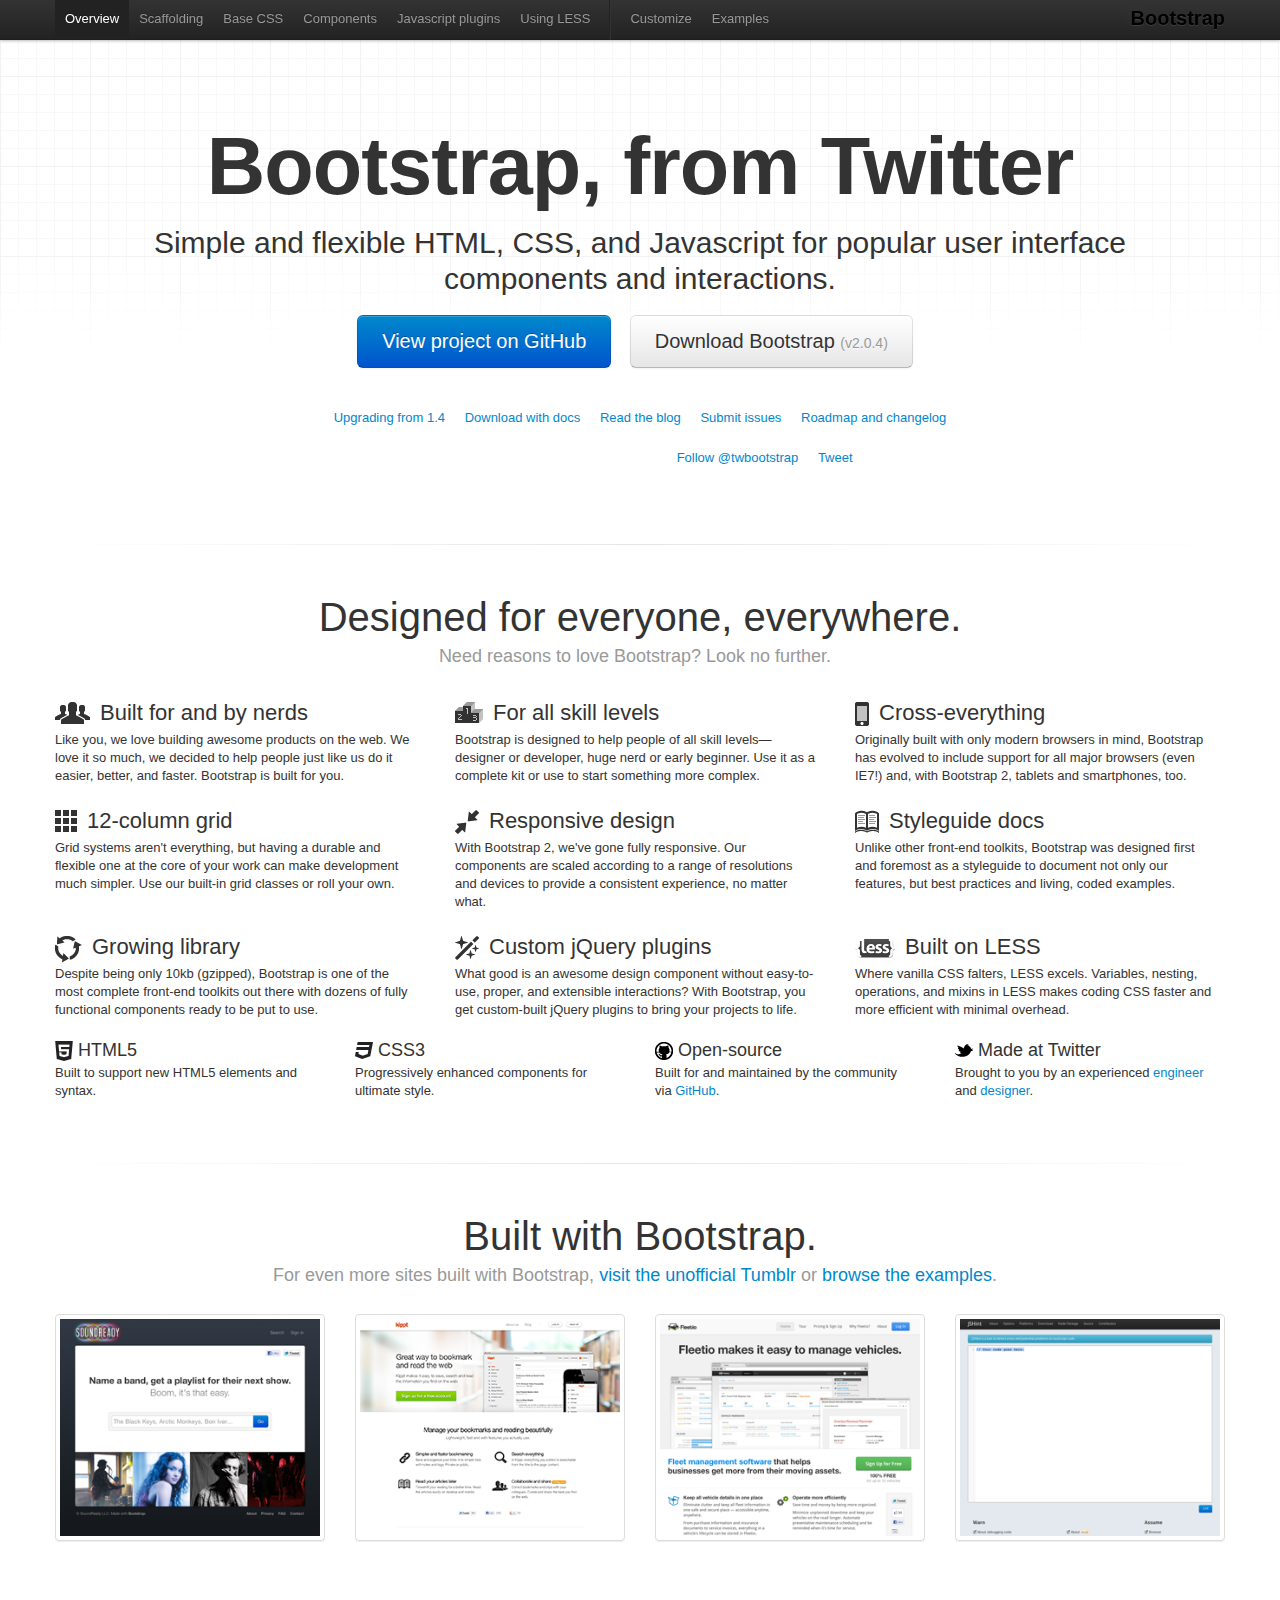
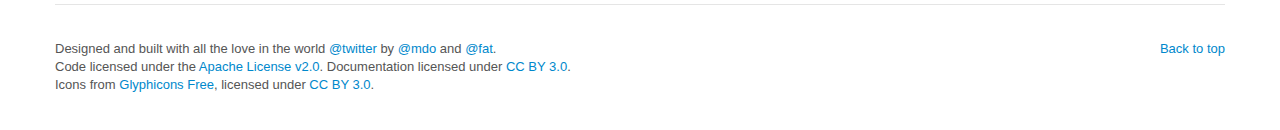
<file: For_programmers/bootstrap/docs/index.html>
<!DOCTYPE html>
<html lang="en">
  <head>
    <meta charset="utf-8">
    <title>Twitter Bootstrap</title>
    <meta name="viewport" content="width=device-width, initial-scale=1.0">
    <meta name="description" content="">
    <meta name="author" content="">

    <!-- Le styles -->
    <link href="assets/css/bootstrap.css" rel="stylesheet">
    <link href="assets/css/bootstrap-responsive.css" rel="stylesheet">
    <link href="assets/css/docs.css" rel="stylesheet">
    <link href="assets/js/google-code-prettify/prettify.css" rel="stylesheet">

    <!-- Le HTML5 shim, for IE6-8 support of HTML5 elements -->
    <!--[if lt IE 9]>
      <script src="http://html5shim.googlecode.com/svn/trunk/html5.js"></script>
    <![endif]-->

    <!-- Le fav and touch icons -->
    <link rel="shortcut icon" href="assets/ico/favicon.ico">
    <link rel="apple-touch-icon-precomposed" sizes="144x144" href="assets/ico/apple-touch-icon-144-precomposed.png">
    <link rel="apple-touch-icon-precomposed" sizes="114x114" href="assets/ico/apple-touch-icon-114-precomposed.png">
    <link rel="apple-touch-icon-precomposed" sizes="72x72" href="assets/ico/apple-touch-icon-72-precomposed.png">
    <link rel="apple-touch-icon-precomposed" href="assets/ico/apple-touch-icon-57-precomposed.png">

  </head>

  <body data-spy="scroll" data-target=".subnav" data-offset="50">


  <!-- Navbar
    ================================================== -->
    <div class="navbar navbar-fixed-top">
      <div class="navbar-inner">
        <div class="container">
          <button type="button"class="btn btn-navbar" data-toggle="collapse" data-target=".nav-collapse">
            <span class="icon-bar"></span>
            <span class="icon-bar"></span>
            <span class="icon-bar"></span>
          </button>
          <a class="brand" href="./index.html">Bootstrap</a>
          <div class="nav-collapse collapse">
            <ul class="nav">
              <li class="active">
                <a href="./index.html">Overview</a>
              </li>
              <li class="">
                <a href="./scaffolding.html">Scaffolding</a>
              </li>
              <li class="">
                <a href="./base-css.html">Base CSS</a>
              </li>
              <li class="">
                <a href="./components.html">Components</a>
              </li>
              <li class="">
                <a href="./javascript.html">Javascript plugins</a>
              </li>
              <li class="">
                <a href="./less.html">Using LESS</a>
              </li>
              <li class="divider-vertical"></li>
              <li class="">
                <a href="./download.html">Customize</a>
              </li>
              <li class="">
                <a href="./examples.html">Examples</a>
              </li>
            </ul>
          </div>
        </div>
      </div>
    </div>

    <div class="container">

<!-- Masthead
================================================== -->
<header class="jumbotron masthead">
  <div class="inner">
    <h1>Bootstrap, from Twitter</h1>
    <p>Simple and flexible HTML, CSS, and Javascript for popular user interface components and interactions.</p>
    <p class="download-info">
      <a href="https://github.com/twitter/bootstrap/" class="btn btn-primary btn-large" >View project on GitHub</a>
      <a href="assets/bootstrap.zip" class="btn btn-large" >Download Bootstrap <small>(v2.0.4)</small></a>
    </p>
  </div>

  <div class="bs-links">
    <ul class="quick-links">
      <li><a href="./upgrading.html">Upgrading from 1.4</a></li>
      <li><a href="https://github.com/twitter/bootstrap/zipball/master">Download with docs</a></li>
      <li><a href="http://blog.getbootstrap.com">Read the blog</a></li>
      <li><a href="https://github.com/twitter/bootstrap/issues?state=open">Submit issues</a></li>
      <li><a href="https://github.com/twitter/bootstrap/wiki">Roadmap and changelog</a></li>
    </ul>
    <ul class="quick-links">
      <li>
        <iframe class="github-btn" src="http://markdotto.github.com/github-buttons/github-btn.html?user=twitter&repo=bootstrap&type=watch&count=true" allowtransparency="true" frameborder="0" scrolling="0" width="112px" height="20px"></iframe>
      </li>
      <li>
        <iframe class="github-btn" src="http://markdotto.github.com/github-buttons/github-btn.html?user=twitter&repo=bootstrap&type=fork&count=true" allowtransparency="true" frameborder="0" scrolling="0" width="98px" height="20px"></iframe>
      </li>
      <li class="follow-btn">
        <a href="https://twitter.com/twbootstrap" class="twitter-follow-button" data-link-color="#0069D6" data-show-count="true">Follow @twbootstrap</a>
      </li>
      <li class="tweet-btn">
        <a href="https://twitter.com/share" class="twitter-share-button" data-url="http://twitter.github.com/bootstrap/" data-count="horizontal" data-via="twbootstrap" data-related="mdo:Creator of Twitter Bootstrap">Tweet</a>
      </li>
    </ul>
  </div>
</header>

<hr class="soften">

<div class="marketing">
  <h1>Designed for everyone, everywhere.</h1>
  <p class="marketing-byline">Need reasons to love Bootstrap? Look no further.</p>
  <div class="row">
    <div class="span4">
      <img class="bs-icon" src="assets/img/glyphicons/glyphicons_042_group.png">
      <h2>Built for and by nerds</h2>
      <p>Like you, we love building awesome products on the web. We love it so much, we decided to help people just like us do it easier, better, and faster. Bootstrap is built for you.</p>
    </div>
    <div class="span4">
      <img class="bs-icon" src="assets/img/glyphicons/glyphicons_079_podium.png">
      <h2>For all skill levels</h2>
      <p>Bootstrap is designed to help people of all skill levels&mdash;designer or developer, huge nerd or early beginner. Use it as a complete kit or use to start something more complex.</p>
    </div>
    <div class="span4">
      <img class="bs-icon" src="assets/img/glyphicons/glyphicons_163_iphone.png">
      <h2>Cross-everything</h2>
      <p>Originally built with only modern browsers in mind, Bootstrap has evolved to include support for all major browsers (even IE7!) and, with Bootstrap 2, tablets and smartphones, too.</p>
    </div>
  </div><!--/row-->
  <div class="row">
    <div class="span4">
      <img class="bs-icon" src="assets/img/glyphicons/glyphicons_155_show_thumbnails.png">
      <h2>12-column grid</h2>
      <p>Grid systems aren't everything, but having a durable and flexible one at the core of your work can make development much simpler. Use our built-in grid classes or roll your own.</p>
    </div>
    <div class="span4">
      <img class="bs-icon" src="assets/img/glyphicons/glyphicons_214_resize_small.png">
      <h2>Responsive design</h2>
      <p>With Bootstrap 2, we've gone fully responsive. Our components are scaled according to a range of resolutions and devices to provide a consistent experience, no matter what.</p>
    </div>
    <div class="span4">
      <img class="bs-icon" src="assets/img/glyphicons/glyphicons_266_book_open.png">
      <h2>Styleguide docs</h2>
      <p>Unlike other front-end toolkits, Bootstrap was designed first and foremost as a styleguide to document not only our features, but best practices and living, coded examples.</p>
    </div>
  </div><!--/row-->
  <div class="row">
    <div class="span4">
      <img class="bs-icon" src="assets/img/glyphicons/glyphicons_082_roundabout.png">
      <h2>Growing library</h2>
      <p>Despite being only 10kb (gzipped), Bootstrap is one of the most complete front-end toolkits out there with dozens of fully functional components ready to be put to use.</p>
    </div>
    <div class="span4">
      <img class="bs-icon" src="assets/img/glyphicons/glyphicons_009_magic.png">
      <h2>Custom jQuery plugins</h2>
      <p>What good is an awesome design component without easy-to-use, proper, and extensible interactions? With Bootstrap, you get custom-built jQuery plugins to bring your projects to life.</p>
    </div>
    <div class="span4">
      <img class="bs-icon" src="assets/img/less-small.png">
      <h2>Built on LESS</h2>
      <p>Where vanilla CSS falters, LESS excels. Variables, nesting, operations, and mixins in LESS makes coding CSS faster and more efficient with minimal overhead.</p>
    </div>
  </div><!--/row-->
  <div class="row">
    <div class="span3">
      <img class="small-bs-icon" src="assets/img/icon-html5.png">
      <h3>HTML5</h3>
      <p>Built to support new HTML5 elements and syntax.</p>
    </div>
    <div class="span3">
      <img class="small-bs-icon" src="assets/img/icon-css3.png">
      <h3>CSS3</h3>
      <p>Progressively enhanced components for ultimate style.</p>
    </div>
    <div class="span3">
      <img class="small-bs-icon" src="assets/img/icon-github.png">
      <h3>Open-source</h3>
      <p>Built for and maintained by the community via <a href="https://github.com">GitHub</a>.</p>
    </div>
    <div class="span3">
      <img class="small-bs-icon" src="assets/img/icon-twitter.png">
      <h3>Made at Twitter</h3>
      <p>Brought to you by an experienced <a href="http://twitter.com/fat">engineer</a> and <a href="http://twitter.com/mdo">designer</a>.</p>
    </div>
  </div><!--/row-->

  <hr class="soften">

  <h1>Built with Bootstrap.</h1>
  <p class="marketing-byline">For even more sites built with Bootstrap, <a href="http://builtwithbootstrap.tumblr.com/" target="_blank">visit the unofficial Tumblr</a> or <a href="./examples.html">browse the examples</a>.</p>
  <ul class="thumbnails example-sites">
    <li class="span3">
      <a class="thumbnail" href="http://soundready.fm/" target="_blank">
        <img src="assets/img/example-sites/soundready.png" alt="SoundReady.fm">
      </a>
    </li>
    <li class="span3">
      <a class="thumbnail" href="http://kippt.com/" target="_blank">
        <img src="assets/img/example-sites/kippt.png" alt="Kippt">
      </a>
    </li>
    <li class="span3">
      <a class="thumbnail" href="http://www.fleetio.com/" target="_blank">
        <img src="assets/img/example-sites/fleetio.png" alt="Fleetio">
      </a>
    </li>
    <li class="span3">
      <a class="thumbnail" href="http://www.jshint.com/" target="_blank">
        <img src="assets/img/example-sites/jshint.png" alt="JS Hint">
      </a>
    </li>
  </ul>

</div><!-- /.marketing -->

     <!-- Footer
      ================================================== -->
      <footer class="footer">
        <p class="pull-right"><a href="#">Back to top</a></p>
        <p>Designed and built with all the love in the world <a href="http://twitter.com/twitter" target="_blank">@twitter</a> by <a href="http://twitter.com/mdo" target="_blank">@mdo</a> and <a href="http://twitter.com/fat" target="_blank">@fat</a>.</p>
        <p>Code licensed under the <a href="http://www.apache.org/licenses/LICENSE-2.0" target="_blank">Apache License v2.0</a>. Documentation licensed under <a href="http://creativecommons.org/licenses/by/3.0/">CC BY 3.0</a>.</p>
        <p>Icons from <a href="http://glyphicons.com">Glyphicons Free</a>, licensed under <a href="http://creativecommons.org/licenses/by/3.0/">CC BY 3.0</a>.</p>
      </footer>

    </div><!-- /container -->



    <!-- Le javascript
    ================================================== -->
    <!-- Placed at the end of the document so the pages load faster -->
    <script type="text/javascript" src="http://platform.twitter.com/widgets.js"></script>
    <script src="assets/js/jquery.js"></script>
    <script src="assets/js/google-code-prettify/prettify.js"></script>
    <script src="assets/js/bootstrap-transition.js"></script>
    <script src="assets/js/bootstrap-alert.js"></script>
    <script src="assets/js/bootstrap-modal.js"></script>
    <script src="assets/js/bootstrap-dropdown.js"></script>
    <script src="assets/js/bootstrap-scrollspy.js"></script>
    <script src="assets/js/bootstrap-tab.js"></script>
    <script src="assets/js/bootstrap-tooltip.js"></script>
    <script src="assets/js/bootstrap-popover.js"></script>
    <script src="assets/js/bootstrap-button.js"></script>
    <script src="assets/js/bootstrap-collapse.js"></script>
    <script src="assets/js/bootstrap-carousel.js"></script>
    <script src="assets/js/bootstrap-typeahead.js"></script>
    <script src="assets/js/application.js"></script>


  </body>
</html>
</file>
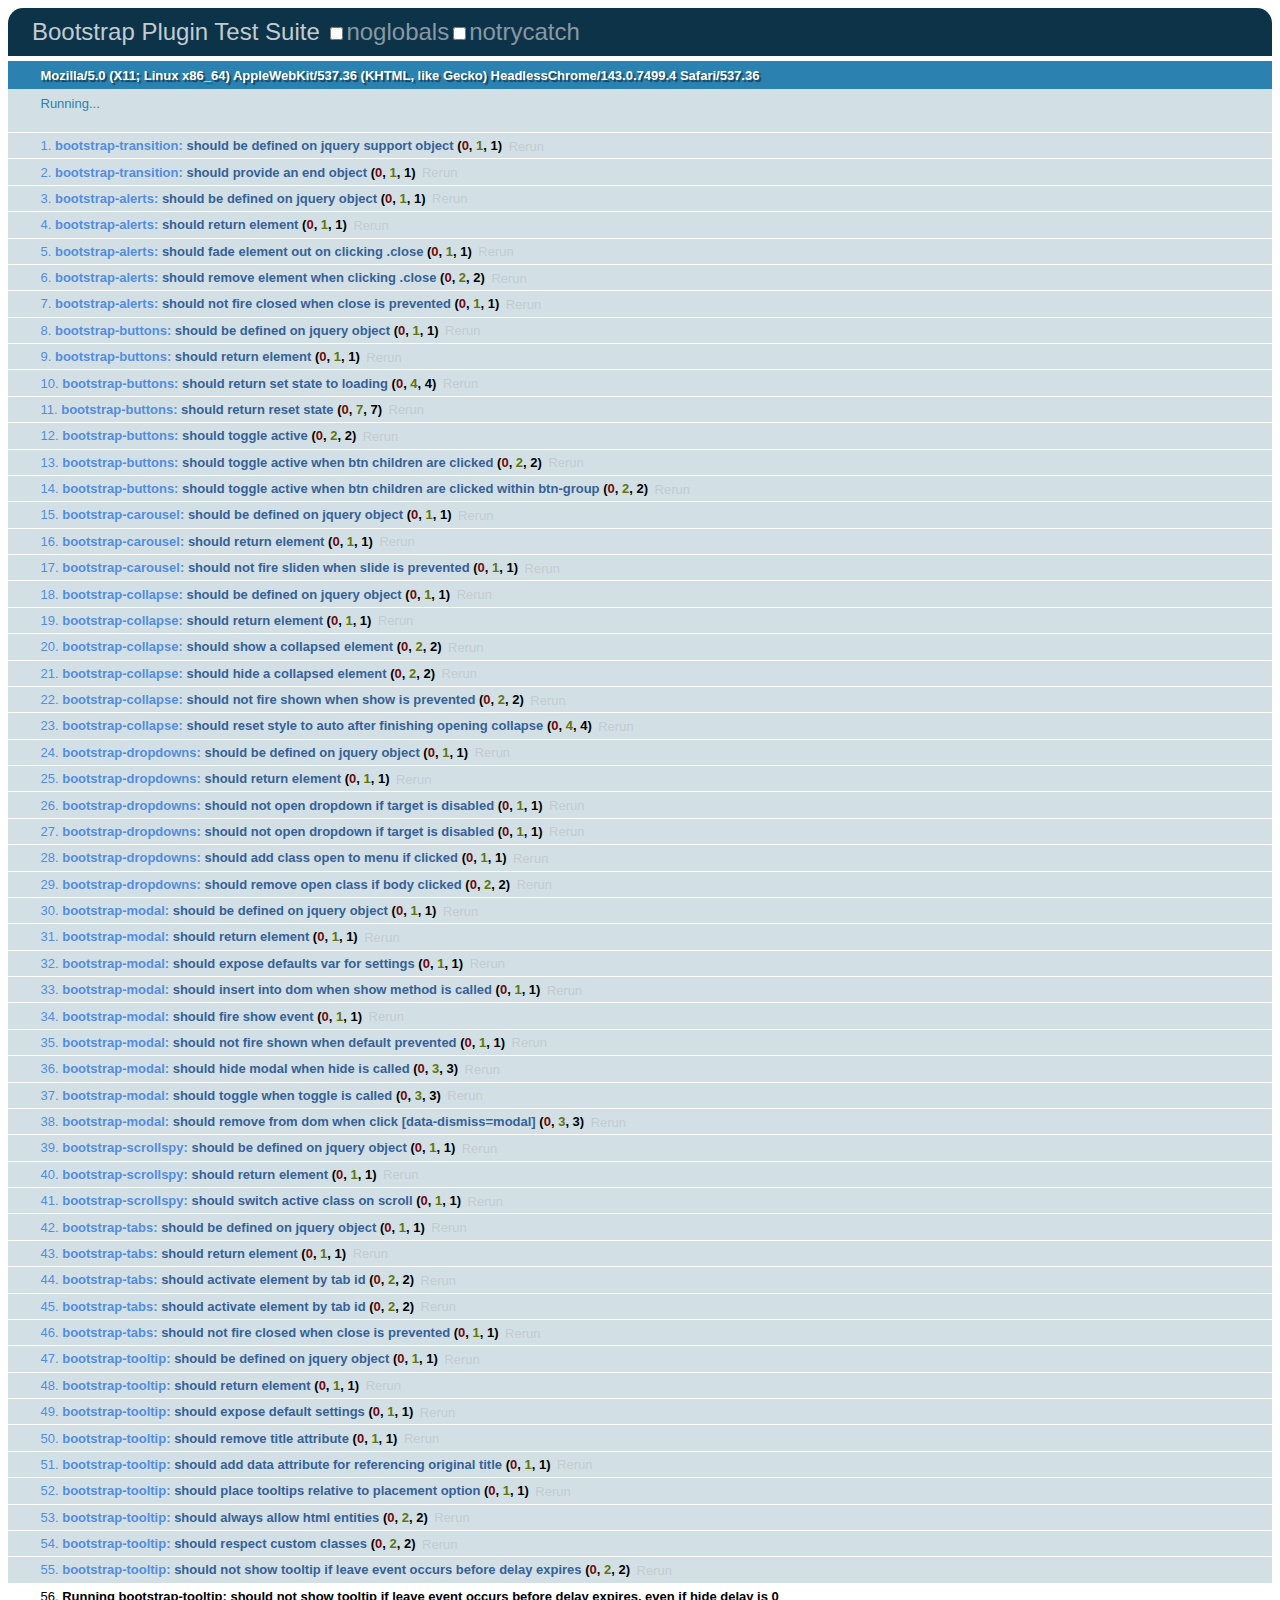
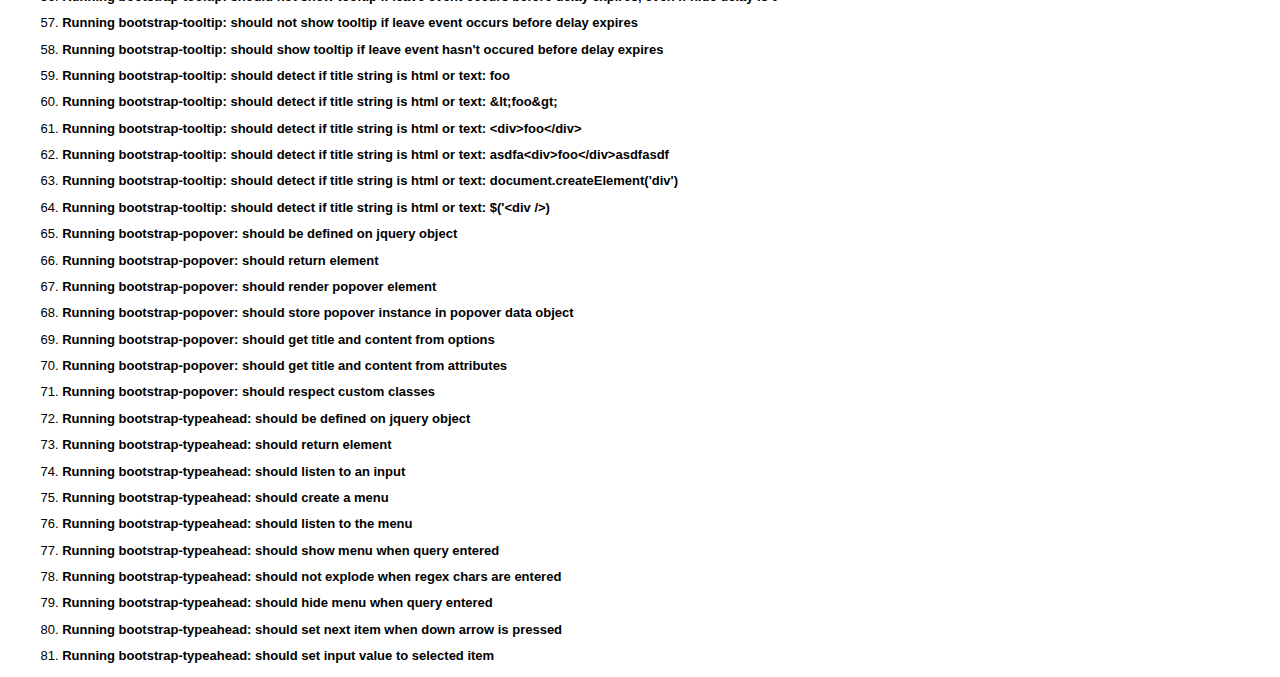
<file: For_programmers/bootstrap/js/tests/index.html>
<!DOCTYPE HTML>
<html>
<head>
  <title>Bootstrap Plugin Test Suite</title>

  <!-- jquery -->
  <!--<script src="http://code.jquery.com/jquery-1.7.min.js"></script>-->
  <script src="vendor/jquery.js"></script>

  <!-- qunit -->
  <link rel="stylesheet" href="vendor/qunit.css" type="text/css" media="screen" />
  <script src="vendor/qunit.js"></script>

  <!-- phantomjs logging script-->
  <script src="unit/bootstrap-phantom.js"></script>

  <!--  plugin sources -->
  <script src="../../js/bootstrap-transition.js"></script>
  <script src="../../js/bootstrap-alert.js"></script>
  <script src="../../js/bootstrap-button.js"></script>
  <script src="../../js/bootstrap-carousel.js"></script>
  <script src="../../js/bootstrap-collapse.js"></script>
  <script src="../../js/bootstrap-dropdown.js"></script>
  <script src="../../js/bootstrap-modal.js"></script>
  <script src="../../js/bootstrap-scrollspy.js"></script>
  <script src="../../js/bootstrap-tab.js"></script>
  <script src="../../js/bootstrap-tooltip.js"></script>
  <script src="../../js/bootstrap-popover.js"></script>
  <script src="../../js/bootstrap-typeahead.js"></script>

  <!-- unit tests -->
  <script src="unit/bootstrap-transition.js"></script>
  <script src="unit/bootstrap-alert.js"></script>
  <script src="unit/bootstrap-button.js"></script>
  <script src="unit/bootstrap-carousel.js"></script>
  <script src="unit/bootstrap-collapse.js"></script>
  <script src="unit/bootstrap-dropdown.js"></script>
  <script src="unit/bootstrap-modal.js"></script>
  <script src="unit/bootstrap-scrollspy.js"></script>
  <script src="unit/bootstrap-tab.js"></script>
  <script src="unit/bootstrap-tooltip.js"></script>
  <script src="unit/bootstrap-popover.js"></script>
  <script src="unit/bootstrap-typeahead.js"></script>
</head>
<body>
  <div>
    <h1 id="qunit-header">Bootstrap Plugin Test Suite</h1>
    <h2 id="qunit-banner"></h2>
    <h2 id="qunit-userAgent"></h2>
    <ol id="qunit-tests"></ol>
    <div id="qunit-fixture"></div>
  </div>
</body>
</html>
</file>
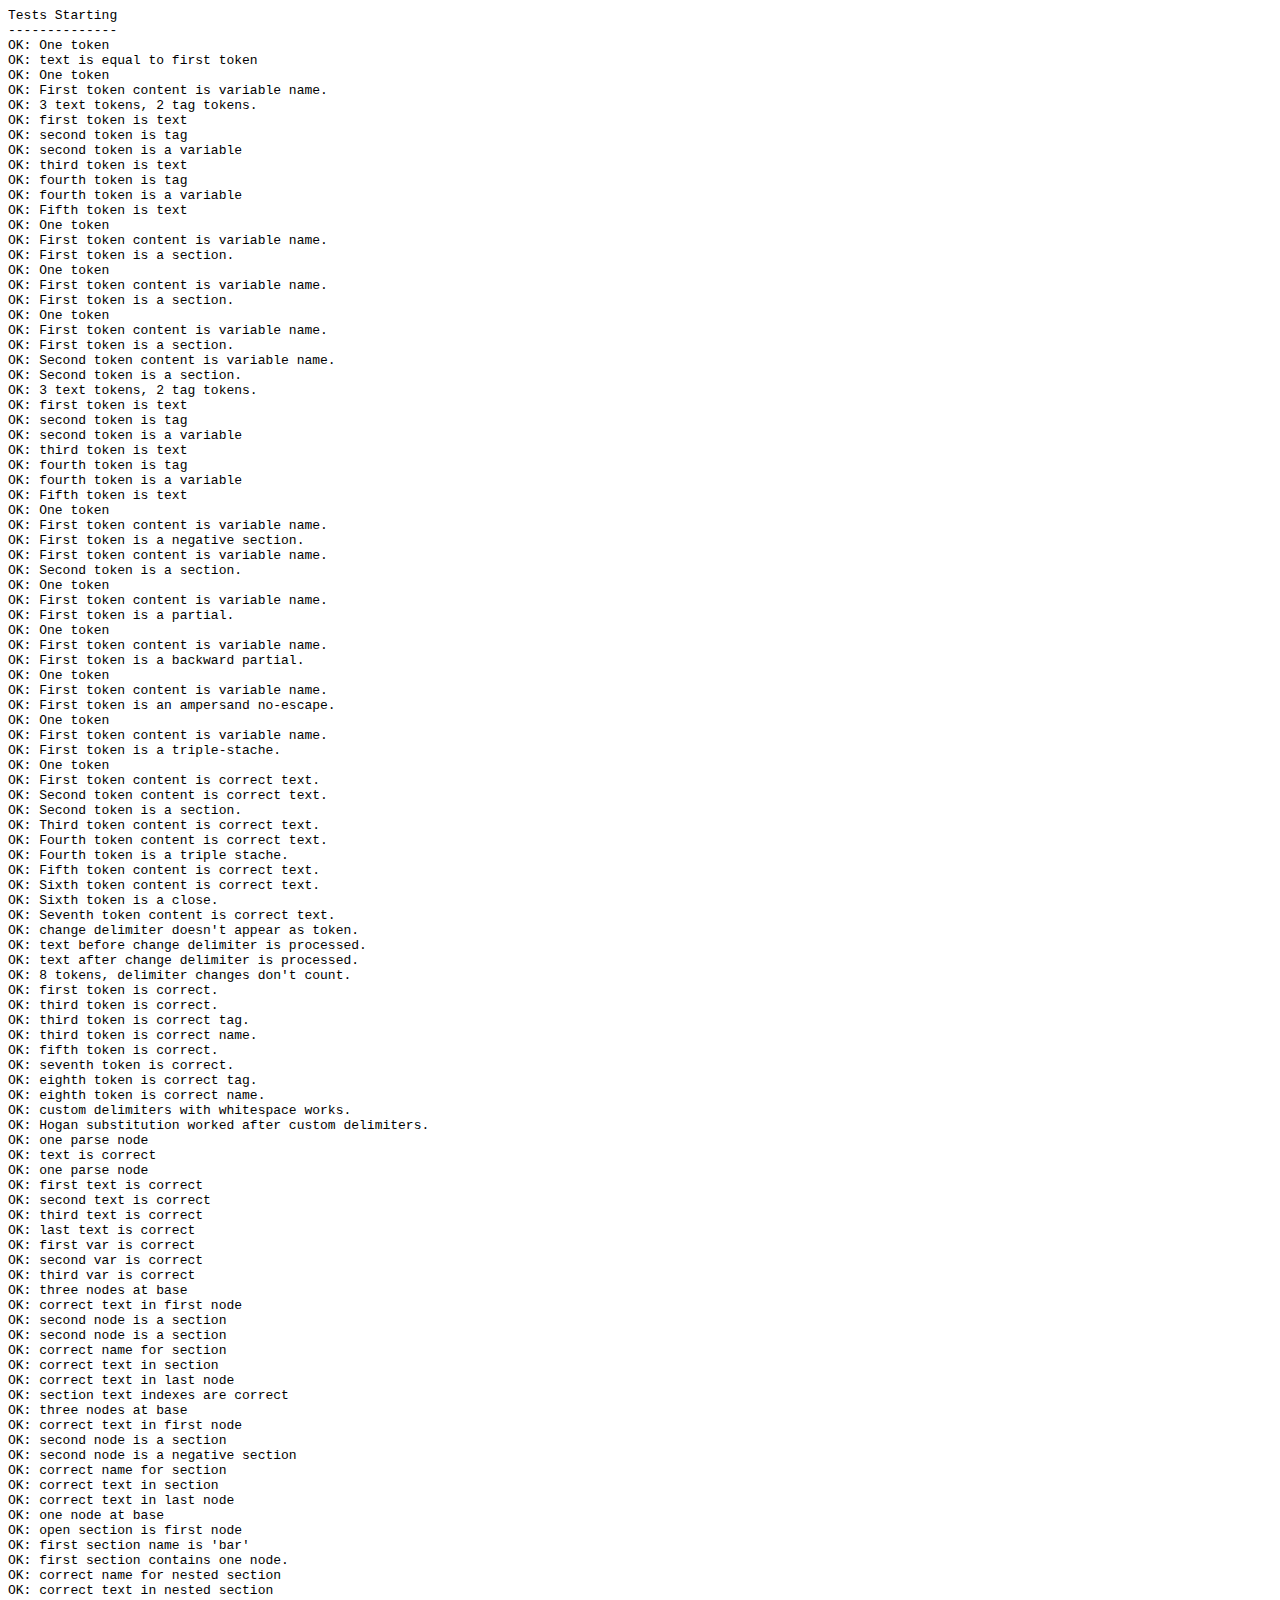
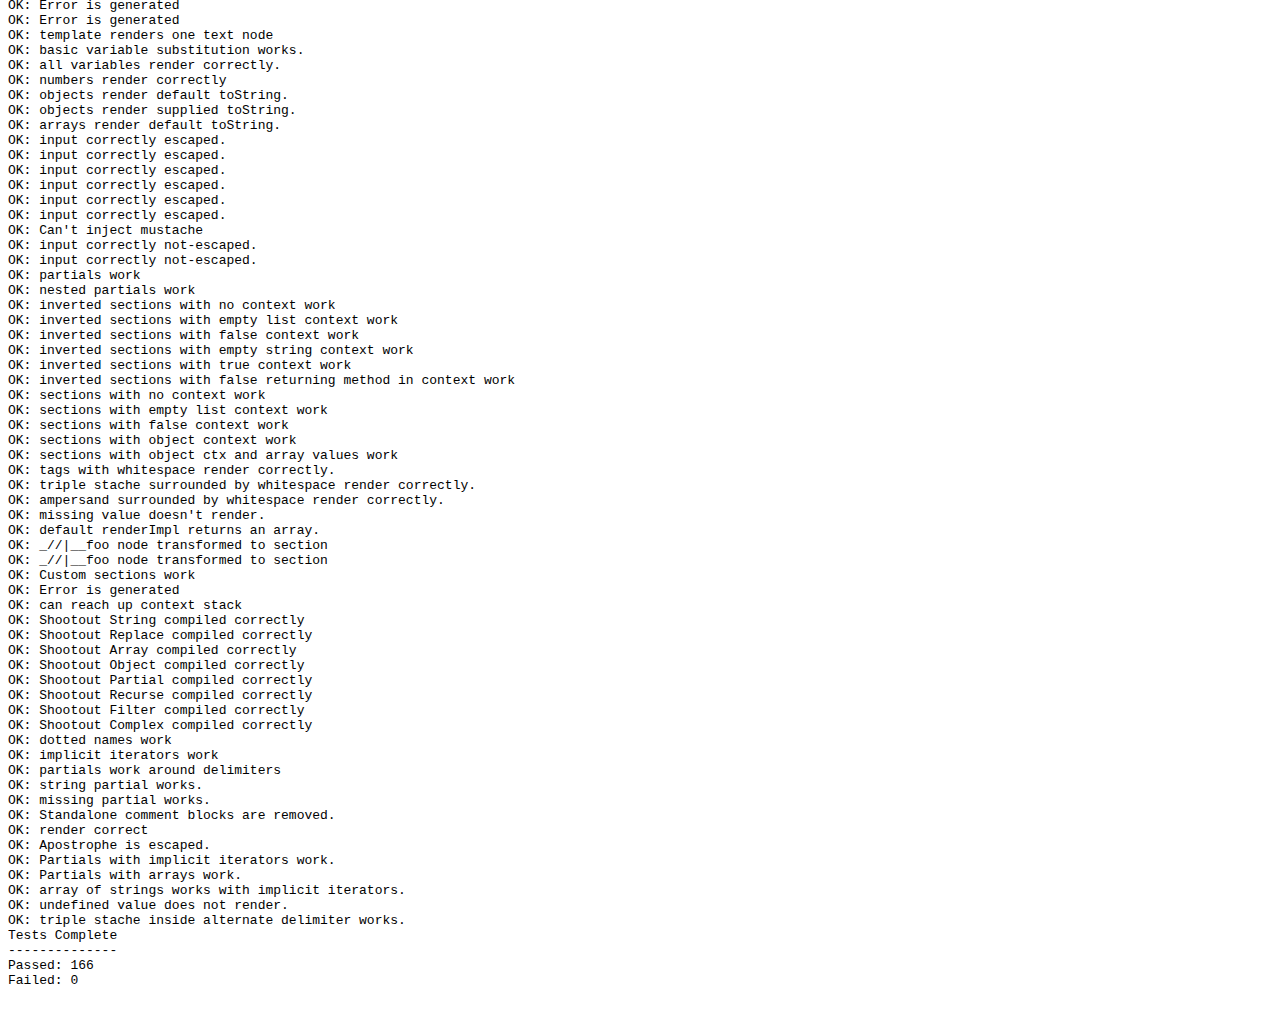
<file: For_programmers/bootstrap/docs/build/node_modules/hogan.js/test/index.html>
<html>
<head>
	<title>test</title>
	<script src="https://raw.github.com/douglascrockford/JSON-js/master/json2.js"></script>
</head>
<body>
  <code id="console"></code>
  <script>var Hogan = {};</script>
  <script src="../lib/template.js"></script>
  <script src="../lib/compiler.js"></script>
  <script src="./index.js"></script>
</body>
</html>
</file>
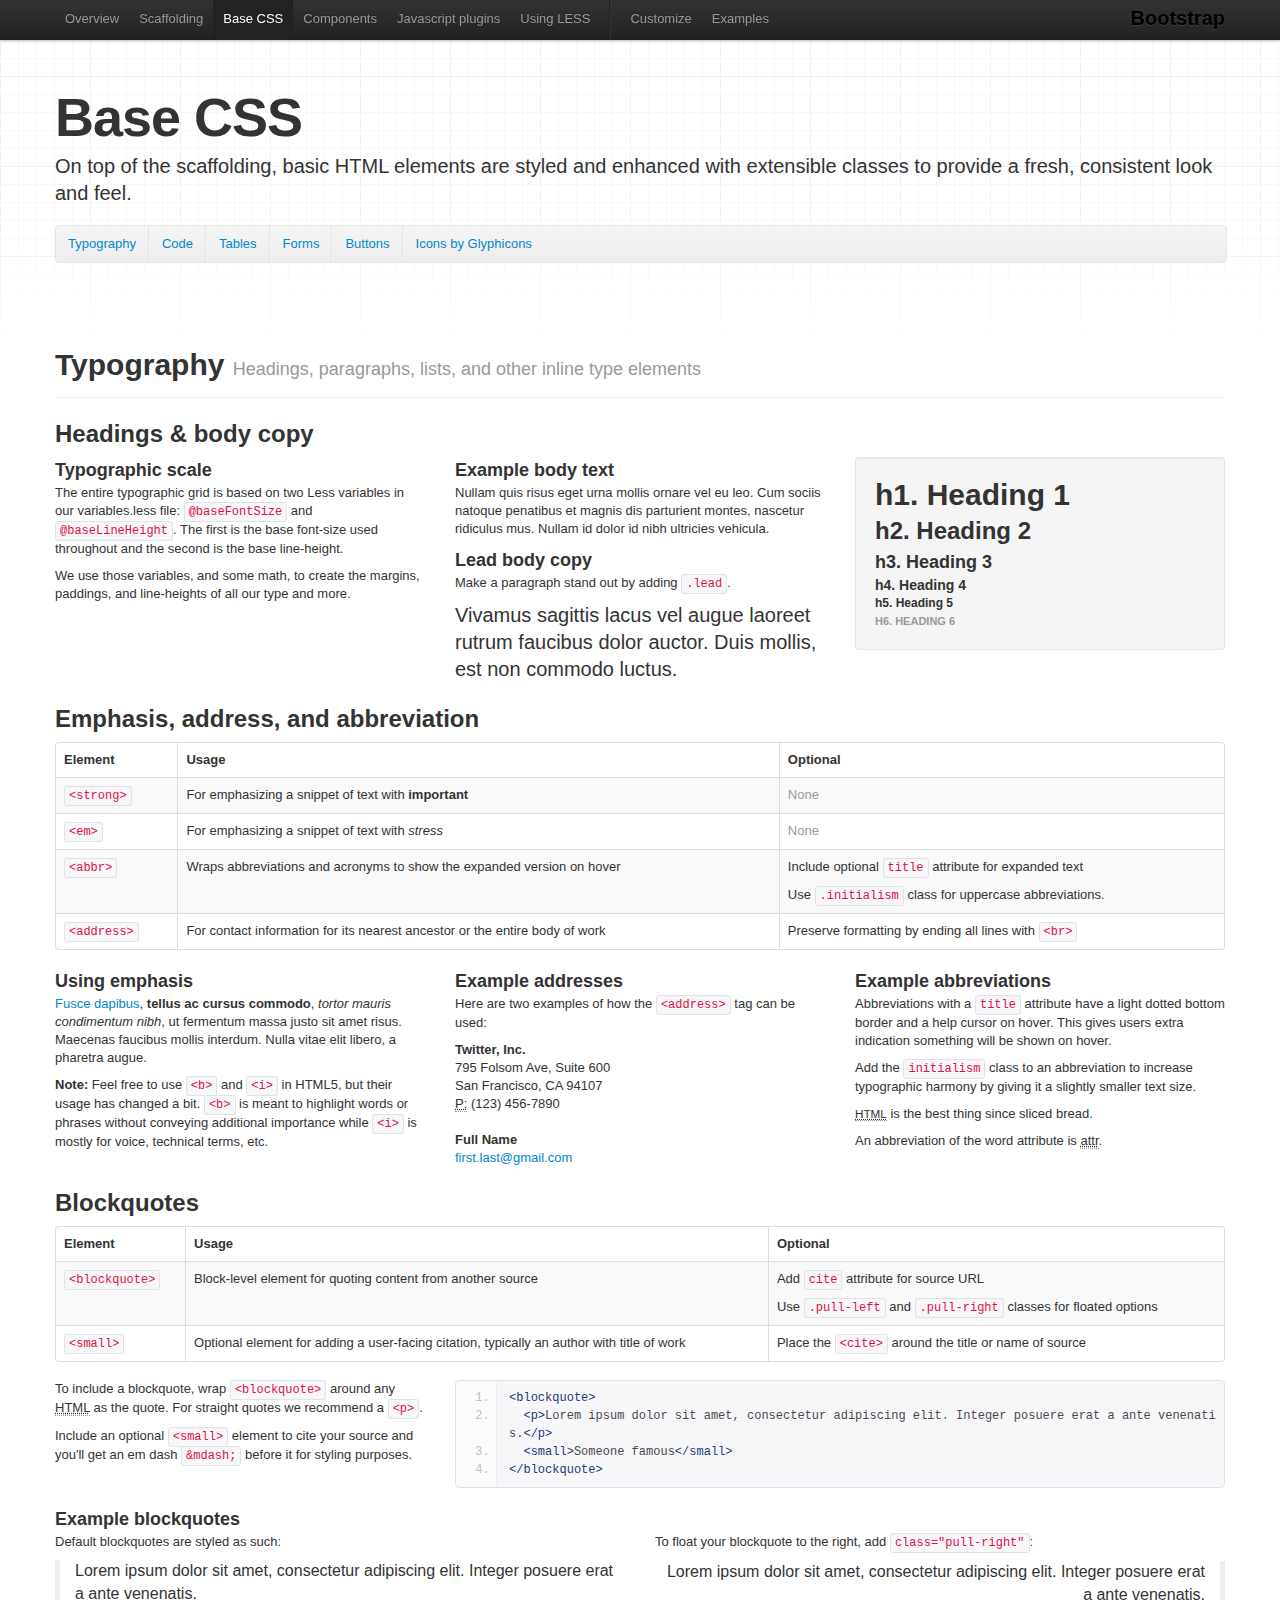
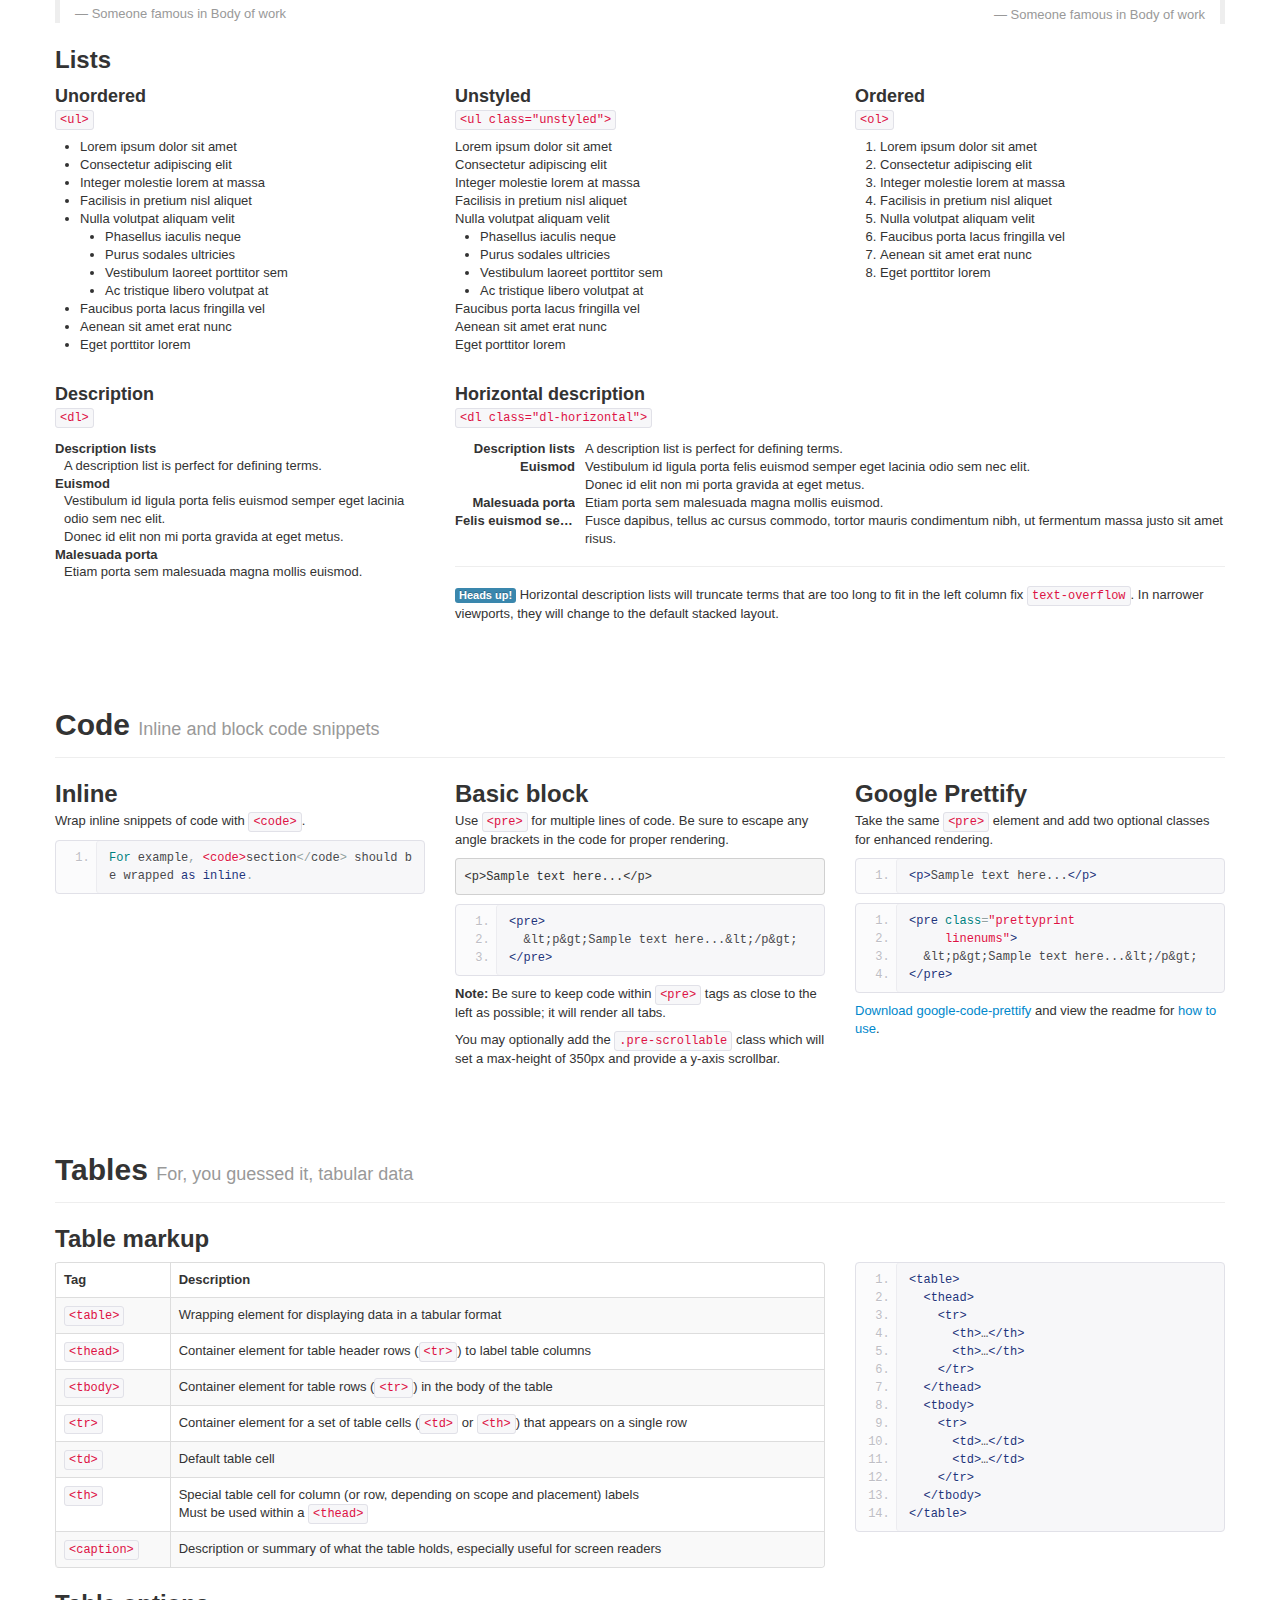
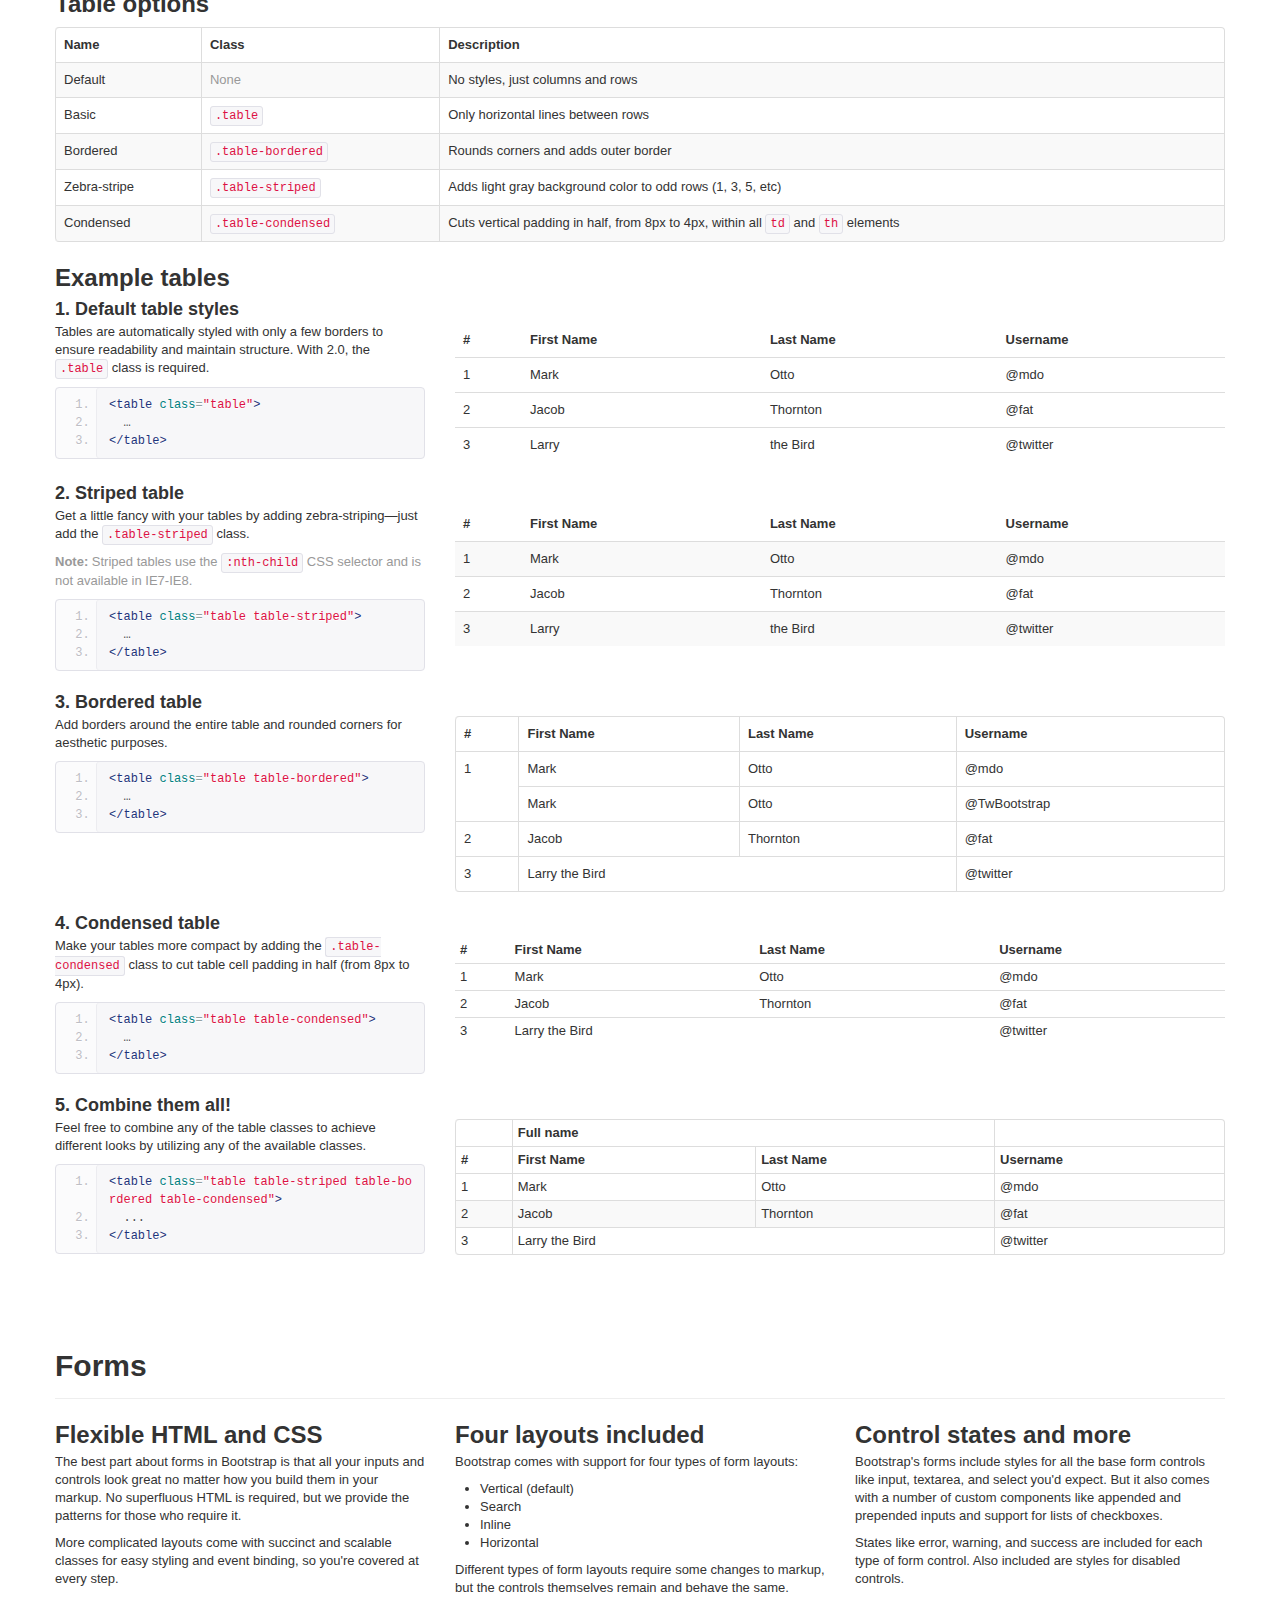
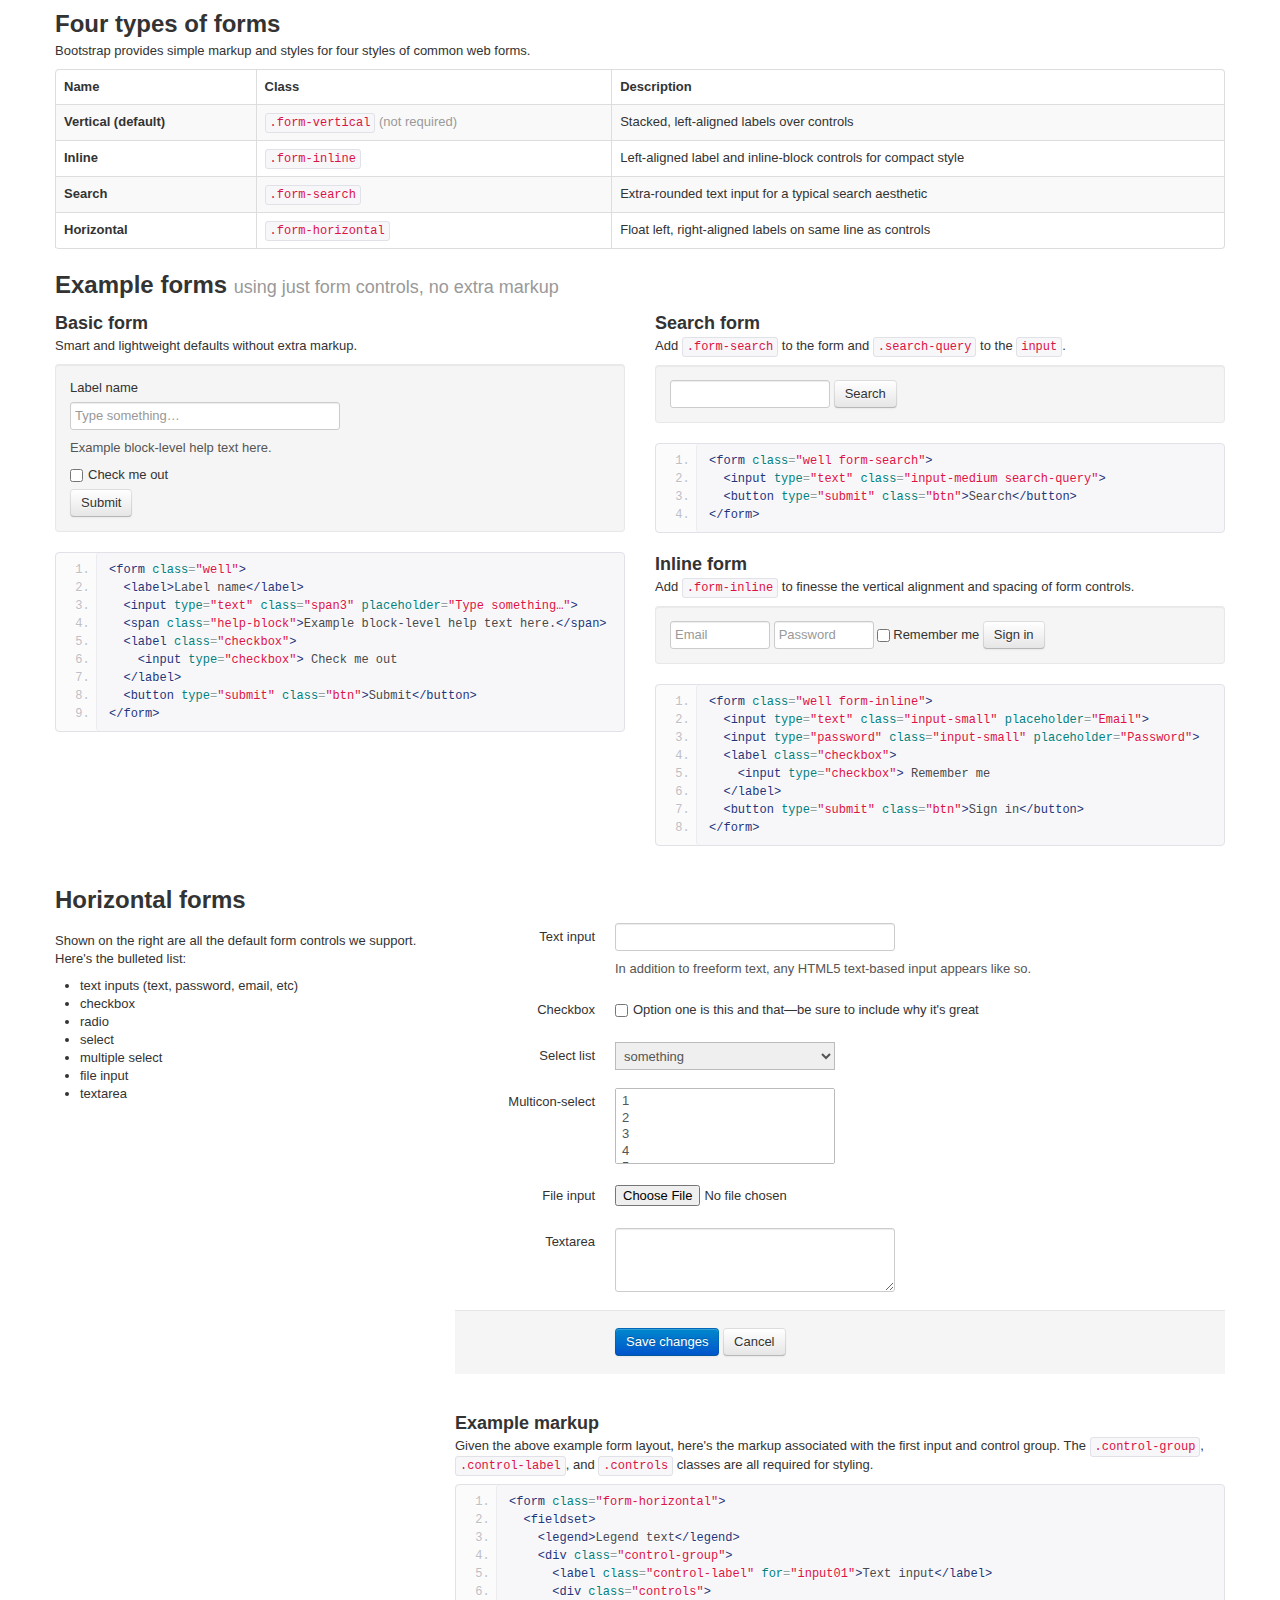
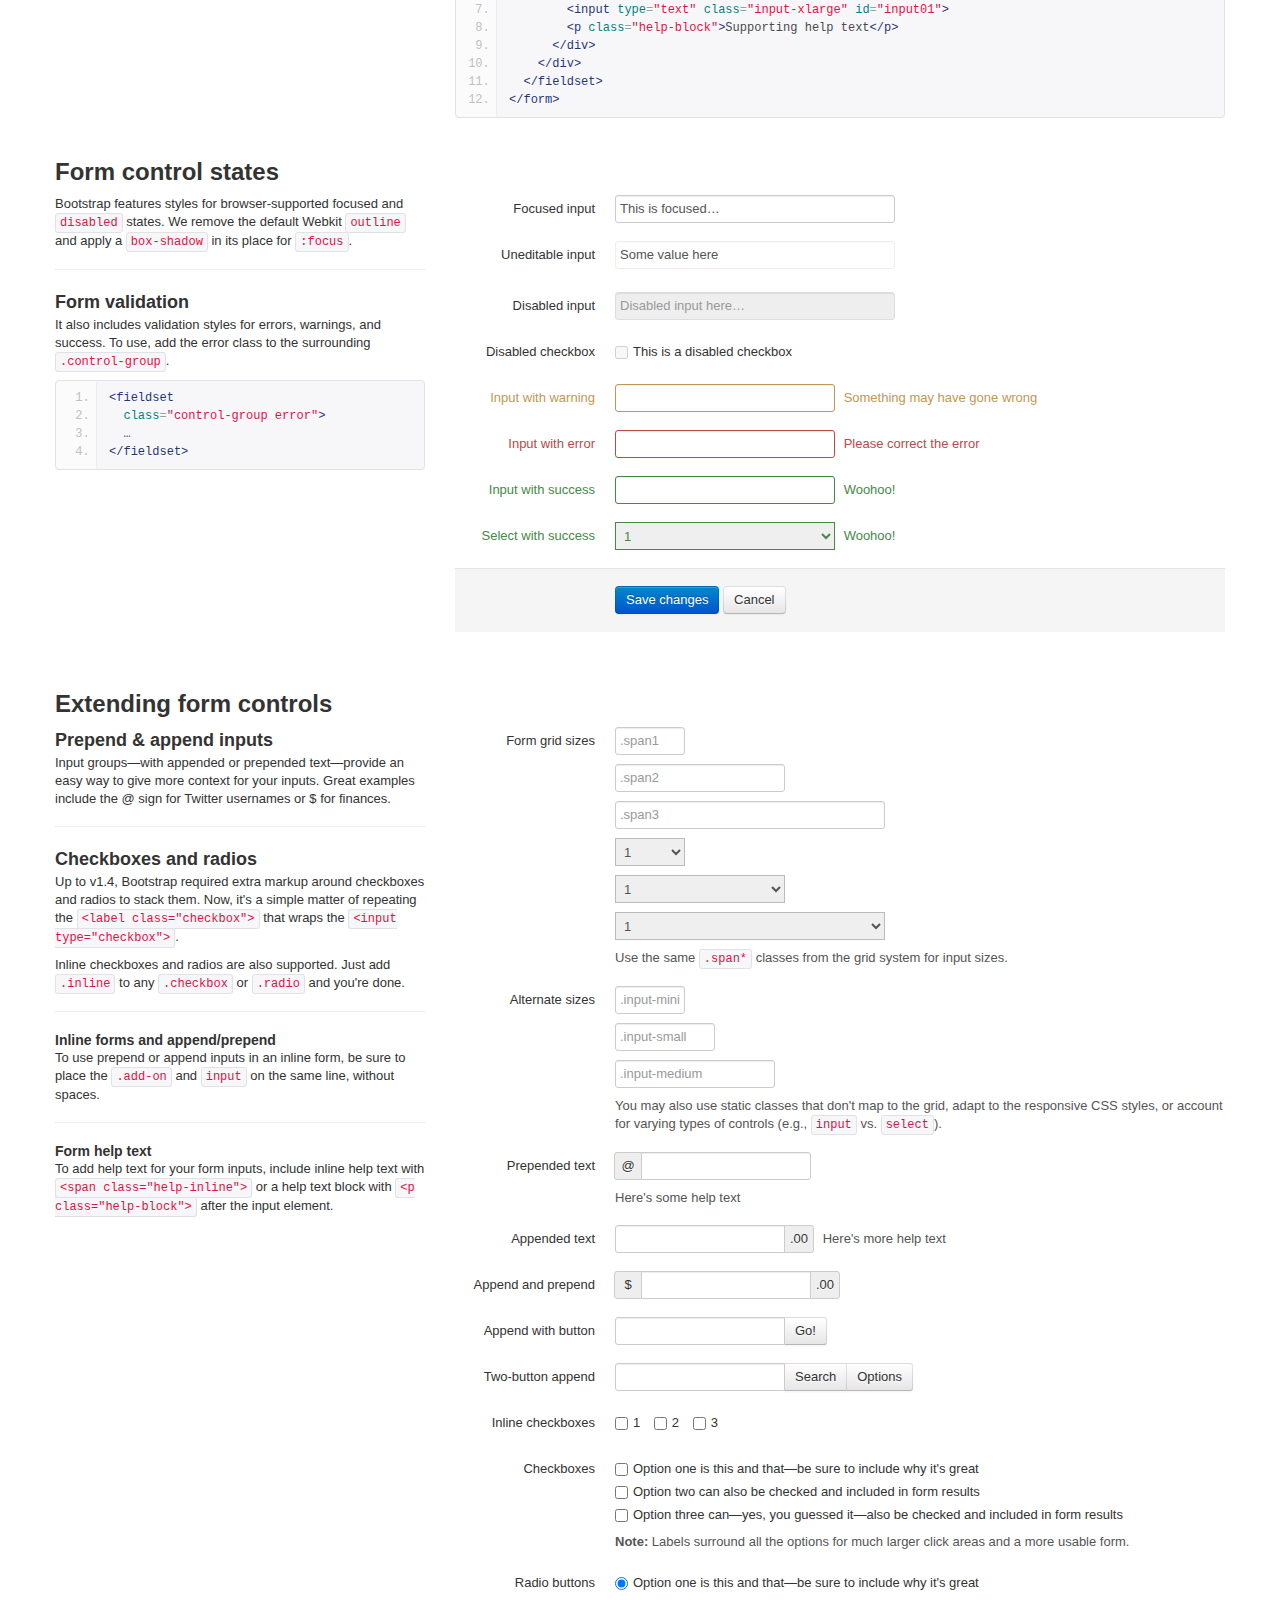
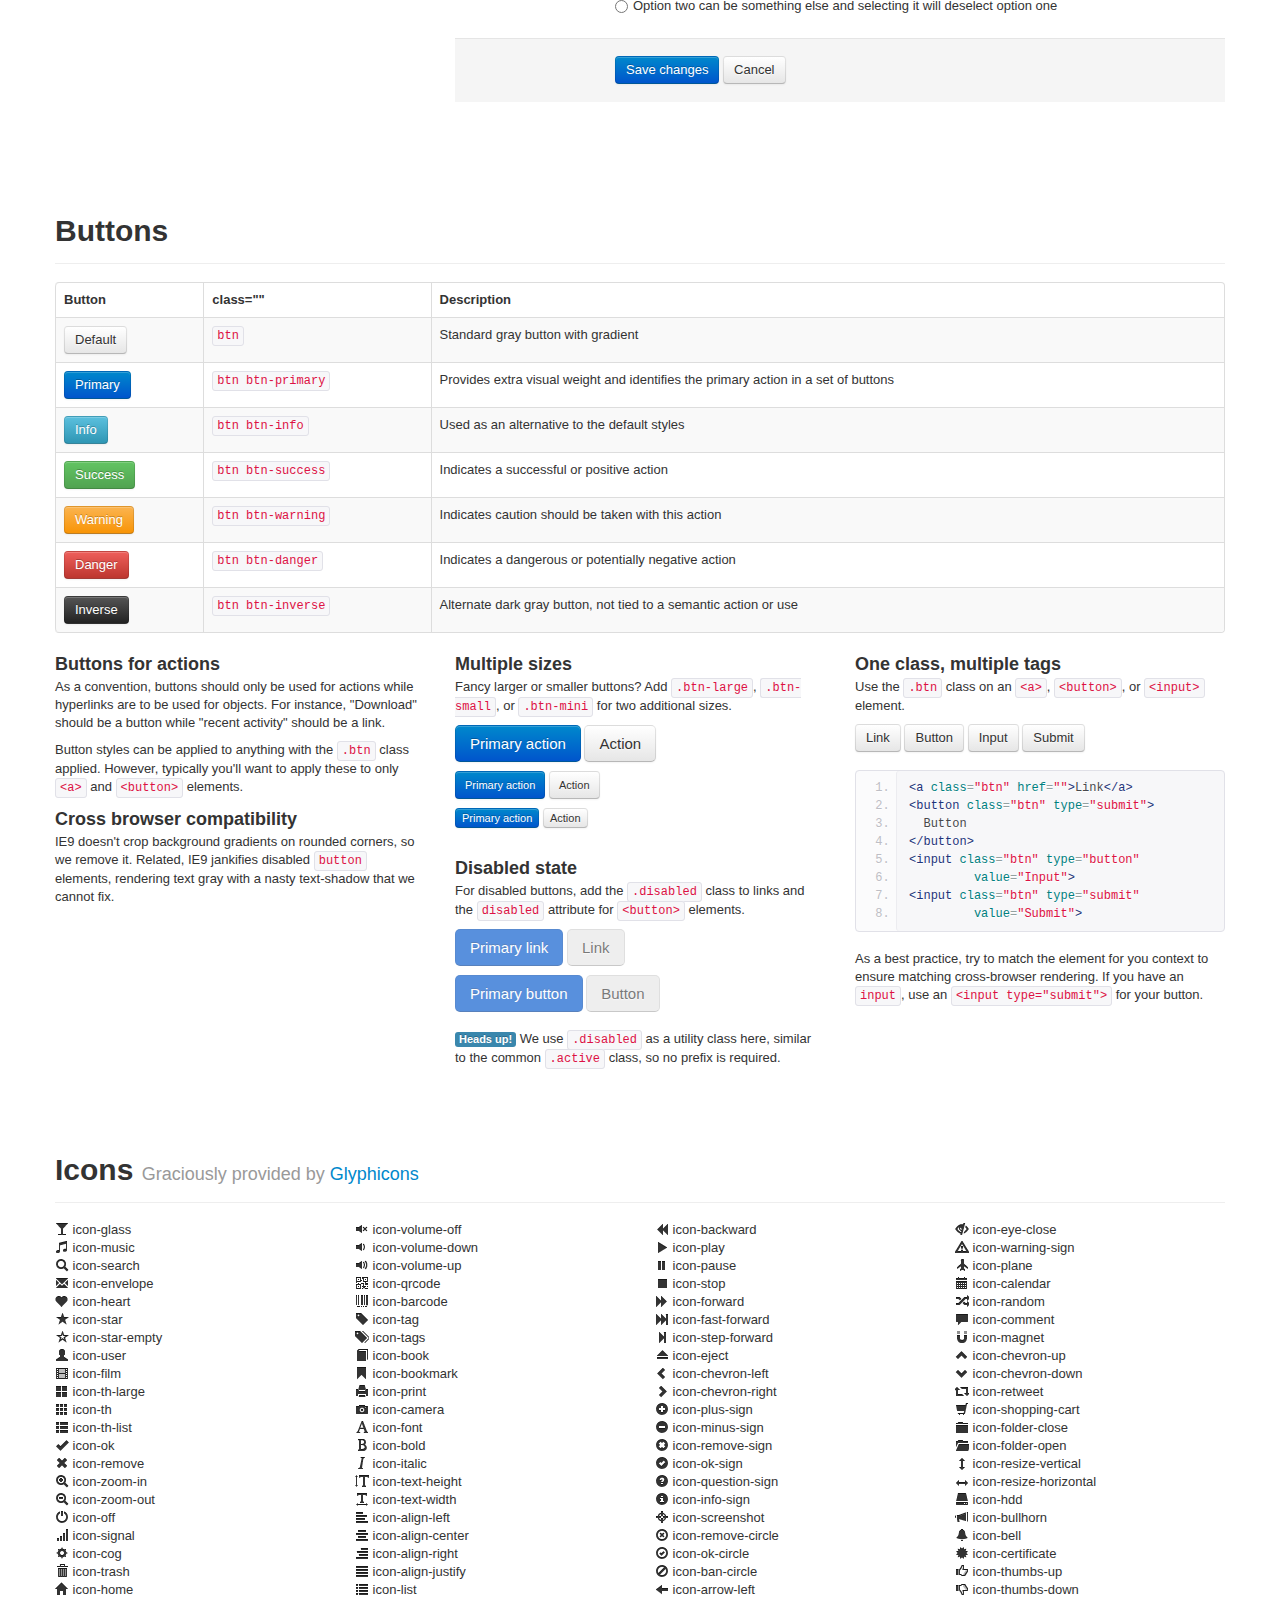
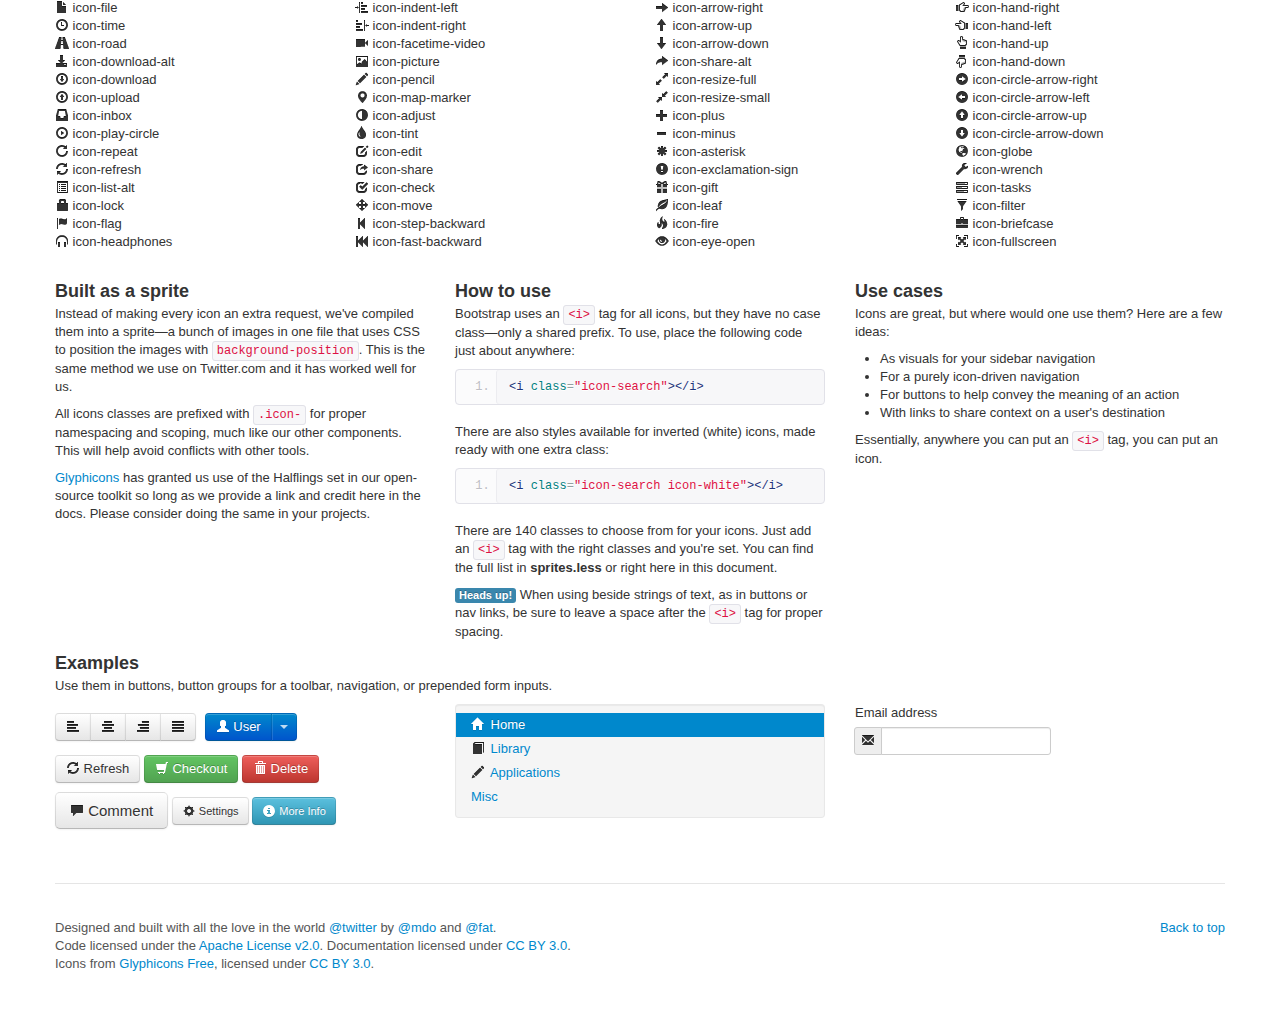
<file: For_programmers/bootstrap/docs/base-css.html>
<!DOCTYPE html>
<html lang="en">
  <head>
    <meta charset="utf-8">
    <title>Base · Twitter Bootstrap</title>
    <meta name="viewport" content="width=device-width, initial-scale=1.0">
    <meta name="description" content="">
    <meta name="author" content="">

    <!-- Le styles -->
    <link href="assets/css/bootstrap.css" rel="stylesheet">
    <link href="assets/css/bootstrap-responsive.css" rel="stylesheet">
    <link href="assets/css/docs.css" rel="stylesheet">
    <link href="assets/js/google-code-prettify/prettify.css" rel="stylesheet">

    <!-- Le HTML5 shim, for IE6-8 support of HTML5 elements -->
    <!--[if lt IE 9]>
      <script src="http://html5shim.googlecode.com/svn/trunk/html5.js"></script>
    <![endif]-->

    <!-- Le fav and touch icons -->
    <link rel="shortcut icon" href="assets/ico/favicon.ico">
    <link rel="apple-touch-icon-precomposed" sizes="144x144" href="assets/ico/apple-touch-icon-144-precomposed.png">
    <link rel="apple-touch-icon-precomposed" sizes="114x114" href="assets/ico/apple-touch-icon-114-precomposed.png">
    <link rel="apple-touch-icon-precomposed" sizes="72x72" href="assets/ico/apple-touch-icon-72-precomposed.png">
    <link rel="apple-touch-icon-precomposed" href="assets/ico/apple-touch-icon-57-precomposed.png">

  </head>

  <body data-spy="scroll" data-target=".subnav" data-offset="50">


  <!-- Navbar
    ================================================== -->
    <div class="navbar navbar-fixed-top">
      <div class="navbar-inner">
        <div class="container">
          <button type="button"class="btn btn-navbar" data-toggle="collapse" data-target=".nav-collapse">
            <span class="icon-bar"></span>
            <span class="icon-bar"></span>
            <span class="icon-bar"></span>
          </button>
          <a class="brand" href="./index.html">Bootstrap</a>
          <div class="nav-collapse collapse">
            <ul class="nav">
              <li class="">
                <a href="./index.html">Overview</a>
              </li>
              <li class="">
                <a href="./scaffolding.html">Scaffolding</a>
              </li>
              <li class="active">
                <a href="./base-css.html">Base CSS</a>
              </li>
              <li class="">
                <a href="./components.html">Components</a>
              </li>
              <li class="">
                <a href="./javascript.html">Javascript plugins</a>
              </li>
              <li class="">
                <a href="./less.html">Using LESS</a>
              </li>
              <li class="divider-vertical"></li>
              <li class="">
                <a href="./download.html">Customize</a>
              </li>
              <li class="">
                <a href="./examples.html">Examples</a>
              </li>
            </ul>
          </div>
        </div>
      </div>
    </div>

    <div class="container">

<!-- Masthead
================================================== -->
<header class="jumbotron subhead" id="overview">
  <h1>Base CSS</h1>
  <p class="lead">On top of the scaffolding, basic HTML elements are styled and enhanced with extensible classes to provide a fresh, consistent look and feel.</p>
  <div class="subnav">
    <ul class="nav nav-pills">
      <li><a href="#typography">Typography</a></li>
      <li><a href="#code">Code</a></li>
      <li><a href="#tables">Tables</a></li>
      <li><a href="#forms">Forms</a></li>
      <li><a href="#buttons">Buttons</a></li>
      <li><a href="#icons">Icons by Glyphicons</a></li>
    </ul>
  </div>
</header>


<!-- Typography
================================================== -->
<section id="typography">
  <div class="page-header">
    <h1>Typography <small>Headings, paragraphs, lists, and other inline type elements</small></h1>
  </div>

  <h2>Headings &amp; body copy</h2>

  <!-- Headings & Paragraph Copy -->
  <div class="row">
    <div class="span4">
      <h3>Typographic scale</h3>
      <p>The entire typographic grid is based on two Less variables in our variables.less file: <code>@baseFontSize</code> and <code>@baseLineHeight</code>. The first is the base font-size used throughout and the second is the base line-height.</p>
      <p>We use those variables, and some math, to create the margins, paddings, and line-heights of all our type and more.</p>
    </div>
    <div class="span4">
      <h3>Example body text</h3>
      <p>Nullam quis risus eget urna mollis ornare vel eu leo. Cum sociis natoque penatibus et magnis dis parturient montes, nascetur ridiculus mus. Nullam id dolor id nibh ultricies vehicula.</p>
      <h3>Lead body copy</h3>
      <p>Make a paragraph stand out by adding <code>.lead</code>.</p>
      <p class="lead">Vivamus sagittis lacus vel augue laoreet rutrum faucibus dolor auctor. Duis mollis, est non commodo luctus.</p>
    </div>
    <div class="span4">
      <div class="well">
        <h1>h1. Heading 1</h1>
        <h2>h2. Heading 2</h2>
        <h3>h3. Heading 3</h3>
        <h4>h4. Heading 4</h4>
        <h5>h5. Heading 5</h5>
        <h6>h6. Heading 6</h6>
      </div>
    </div>
  </div>

  <!-- Misc Elements -->
  <h2>Emphasis, address, and abbreviation</h2>
  <table class="table table-bordered table-striped">
    <thead>
      <tr>
        <th>Element</th>
        <th>Usage</th>
        <th>Optional</th>
      </tr>
    </thead>
    <tbody>
      <tr>
        <td>
          <code>&lt;strong&gt;</code>
        </td>
        <td>
          For emphasizing a snippet of text with <strong>important</strong>
        </td>
        <td>
          <span class="muted">None</span>
        </td>
      </tr>
      <tr>
        <td>
          <code>&lt;em&gt;</code>
        </td>
        <td>
          For emphasizing a snippet of text with <em>stress</em>
        </td>
        <td>
          <span class="muted">None</span>
        </td>
      </tr>
      <tr>
        <td>
          <code>&lt;abbr&gt;</code>
        </td>
        <td>
          Wraps abbreviations and acronyms to show the expanded version on hover
        </td>
        <td>
          <p>Include optional <code>title</code> attribute for expanded text</p>
          Use <code>.initialism</code> class for uppercase abbreviations.
        </td>
      </tr>
      <tr>
        <td>
          <code>&lt;address&gt;</code>
        </td>
        <td>
          For contact information for its nearest ancestor or the entire body of work
        </td>
        <td>
          Preserve formatting by ending all lines with <code>&lt;br&gt;</code>
        </td>
      </tr>
    </tbody>
  </table>

  <div class="row">
    <div class="span4">
      <h3>Using emphasis</h3>
      <p><a href="#">Fusce dapibus</a>, <strong>tellus ac cursus commodo</strong>, <em>tortor mauris condimentum nibh</em>, ut fermentum massa justo sit amet risus. Maecenas faucibus mollis interdum. Nulla vitae elit libero, a pharetra augue.</p>
      <p><strong>Note:</strong> Feel free to use <code>&lt;b&gt;</code> and <code>&lt;i&gt;</code> in HTML5, but their usage has changed a bit. <code>&lt;b&gt;</code> is meant to highlight words or phrases without conveying additional importance while <code>&lt;i&gt;</code> is mostly for voice, technical terms, etc.</p>
    </div>
    <div class="span4">
      <h3>Example addresses</h3>
      <p>Here are two examples of how the <code>&lt;address&gt;</code> tag can be used:</p>
      <address>
        <strong>Twitter, Inc.</strong><br>
        795 Folsom Ave, Suite 600<br>
        San Francisco, CA 94107<br>
        <abbr title="Phone">P:</abbr> (123) 456-7890
      </address>
      <address>
        <strong>Full Name</strong><br>
        <a href="mailto:#">first.last@gmail.com</a>
      </address>
    </div>
    <div class="span4">
      <h3>Example abbreviations</h3>
      <p>Abbreviations with a <code>title</code> attribute have a light dotted bottom border and a help cursor on hover. This gives users extra indication something will be shown on hover.</p>
      <p>Add the <code>initialism</code> class to an abbreviation to increase typographic harmony by giving it a slightly smaller text size.</p>
      <p><abbr title="HyperText Markup Language" class="initialism">HTML</abbr> is the best thing since sliced bread.</p>
      <p>An abbreviation of the word attribute is <abbr title="attribute">attr</abbr>.</p>
    </div>
  </div>


  <!-- Blockquotes -->
  <h2>Blockquotes</h2>
  <table class="table table-bordered table-striped">
    <thead>
      <tr>
        <th>Element</th>
        <th>Usage</th>
        <th>Optional</th>
      </tr>
    </thead>
    <tbody>
      <tr>
        <td>
          <code>&lt;blockquote&gt;</code>
        </td>
        <td>
          Block-level element for quoting content from another source
        </td>
        <td>
          <p>Add <code>cite</code> attribute for source URL</p>
          Use <code>.pull-left</code> and <code>.pull-right</code> classes for floated options
        </td>
      </tr>
      <tr>
        <td>
          <code>&lt;small&gt;</code>
        </td>
        <td>
          Optional element for adding a user-facing citation, typically an author with title of work
        </td>
        <td>
          Place the <code>&lt;cite&gt;</code> around the title or name of source
        </td>
      </tr>
    </tbody>
  </table>
  <div class="row">
    <div class="span4">
      <p>To include a blockquote, wrap <code>&lt;blockquote&gt;</code> around any <abbr title="HyperText Markup Language">HTML</abbr> as the quote. For straight quotes we recommend a <code>&lt;p&gt;</code>.</p>
      <p>Include an optional <code>&lt;small&gt;</code> element to cite your source and you'll get an em dash <code>&amp;mdash;</code> before it for styling purposes.</p>
    </div>
    <div class="span8">
<pre class="prettyprint linenums">
&lt;blockquote&gt;
  &lt;p&gt;Lorem ipsum dolor sit amet, consectetur adipiscing elit. Integer posuere erat a ante venenatis.&lt;/p&gt;
  &lt;small&gt;Someone famous&lt;/small&gt;
&lt;/blockquote&gt;
</pre>
    </div>
  </div><!--/row-->

  <h3>Example blockquotes</h3>
  <div class="row">
    <div class="span6">
      <p>Default blockquotes are styled as such:</p>
      <blockquote>
        <p>Lorem ipsum dolor sit amet, consectetur adipiscing elit. Integer posuere erat a ante venenatis.</p>
        <small>Someone famous in <cite title="">Body of work</cite></small>
      </blockquote>
    </div>
    <div class="span6">
      <p>To float your blockquote to the right, add <code>class="pull-right"</code>:</p>
      <blockquote class="pull-right">
        <p>Lorem ipsum dolor sit amet, consectetur adipiscing elit. Integer posuere erat a ante venenatis.</p>
        <small>Someone famous in <cite title="">Body of work</cite></small>
      </blockquote>
    </div>
  </div>


  <!-- Lists -->
  <h2>Lists</h2>
  <div class="row">
    <div class="span4">
      <h3>Unordered</h3>
      <p><code>&lt;ul&gt;</code></p>
      <ul>
        <li>Lorem ipsum dolor sit amet</li>
        <li>Consectetur adipiscing elit</li>
        <li>Integer molestie lorem at massa</li>
        <li>Facilisis in pretium nisl aliquet</li>
        <li>Nulla volutpat aliquam velit
          <ul>
            <li>Phasellus iaculis neque</li>
            <li>Purus sodales ultricies</li>
            <li>Vestibulum laoreet porttitor sem</li>
            <li>Ac tristique libero volutpat at</li>
          </ul>
        </li>
        <li>Faucibus porta lacus fringilla vel</li>
        <li>Aenean sit amet erat nunc</li>
        <li>Eget porttitor lorem</li>
      </ul>
    </div>
    <div class="span4">
      <h3>Unstyled</h3>
      <p><code>&lt;ul class="unstyled"&gt;</code></p>
      <ul class="unstyled">
        <li>Lorem ipsum dolor sit amet</li>
        <li>Consectetur adipiscing elit</li>
        <li>Integer molestie lorem at massa</li>
        <li>Facilisis in pretium nisl aliquet</li>
        <li>Nulla volutpat aliquam velit
          <ul>
            <li>Phasellus iaculis neque</li>
            <li>Purus sodales ultricies</li>
            <li>Vestibulum laoreet porttitor sem</li>
            <li>Ac tristique libero volutpat at</li>
          </ul>
        </li>
        <li>Faucibus porta lacus fringilla vel</li>
        <li>Aenean sit amet erat nunc</li>
        <li>Eget porttitor lorem</li>
      </ul>
    </div>
    <div class="span4">
      <h3>Ordered</h3>
      <p><code>&lt;ol&gt;</code></p>
      <ol>
        <li>Lorem ipsum dolor sit amet</li>
        <li>Consectetur adipiscing elit</li>
        <li>Integer molestie lorem at massa</li>
        <li>Facilisis in pretium nisl aliquet</li>
        <li>Nulla volutpat aliquam velit</li>
        <li>Faucibus porta lacus fringilla vel</li>
        <li>Aenean sit amet erat nunc</li>
        <li>Eget porttitor lorem</li>
      </ol>
    </div>
  </div><!-- /row -->
  <br>
  <div class="row">
    <div class="span4">
      <h3>Description</h3>
      <p><code>&lt;dl&gt;</code></p>
      <dl>
        <dt>Description lists</dt>
        <dd>A description list is perfect for defining terms.</dd>
        <dt>Euismod</dt>
        <dd>Vestibulum id ligula porta felis euismod semper eget lacinia odio sem nec elit.</dd>
        <dd>Donec id elit non mi porta gravida at eget metus.</dd>
        <dt>Malesuada porta</dt>
        <dd>Etiam porta sem malesuada magna mollis euismod.</dd>
      </dl>
    </div>
    <div class="span8">
      <h3>Horizontal description</h3>
      <p><code>&lt;dl class="dl-horizontal"&gt;</code></p>
      <dl class="dl-horizontal">
        <dt>Description lists</dt>
        <dd>A description list is perfect for defining terms.</dd>
        <dt>Euismod</dt>
        <dd>Vestibulum id ligula porta felis euismod semper eget lacinia odio sem nec elit.</dd>
        <dd>Donec id elit non mi porta gravida at eget metus.</dd>
        <dt>Malesuada porta</dt>
        <dd>Etiam porta sem malesuada magna mollis euismod.</dd>
        <dt>Felis euismod semper eget lacinia</dt>
        <dd>Fusce dapibus, tellus ac cursus commodo, tortor mauris condimentum nibh, ut fermentum massa justo sit amet risus.</dd>
      </dl>
      <hr>
      <p>
        <span class="label label-info">Heads up!</span>
        Horizontal description lists will truncate terms that are too long to fit in the left column fix <code>text-overflow</code>. In narrower viewports, they will change to the default stacked layout.
      </p>
    </div>
  </div><!-- /row -->
</section>



<!-- Code
================================================== -->
<section id="code">
  <div class="page-header">
    <h1>Code <small>Inline and block code snippets</small></h1>
  </div>
  <div class="row">
    <div class="span4">
      <h2>Inline</h2>
      <p>Wrap inline snippets of code with <code>&lt;code&gt;</code>.</p>
<pre class="prettyprint linenums">
For example, &lt;code&gt;section&lt;/code&gt; should be wrapped as inline.
</pre>
    </div><!--/span-->
    <div class="span4">
      <h2>Basic block</h2>
      <p>Use <code>&lt;pre&gt;</code> for multiple lines of code. Be sure to escape any angle brackets in the code for proper rendering.</p>
<pre>
&lt;p&gt;Sample text here...&lt;/p&gt;
</pre>
<pre class="prettyprint linenums" style="margin-bottom: 9px;">
&lt;pre&gt;
  &amp;lt;p&amp;gt;Sample text here...&amp;lt;/p&amp;gt;
&lt;/pre&gt;
</pre>
      <p><strong>Note:</strong> Be sure to keep code within <code>&lt;pre&gt;</code> tags as close to the left as possible; it will render all tabs.</p>
      <p>You may optionally add the <code>.pre-scrollable</code> class which will set a max-height of 350px and provide a y-axis scrollbar.</p>
    </div><!--/span-->
    <div class="span4">
      <h2>Google Prettify</h2>
      <p>Take the same <code>&lt;pre&gt;</code> element and add two optional classes for enhanced rendering.</p>
<pre class="prettyprint linenums" style="margin-bottom: 9px;">
&lt;p&gt;Sample text here...&lt;/p&gt;
</pre>
<pre class="prettyprint linenums" style="margin-bottom: 9px;">
&lt;pre class="prettyprint
     linenums"&gt;
  &amp;lt;p&amp;gt;Sample text here...&amp;lt;/p&amp;gt;
&lt;/pre&gt;
</pre>
      <p><a href="http://code.google.com/p/google-code-prettify/">Download google-code-prettify</a> and view the readme for <a href="http://google-code-prettify.googlecode.com/svn/trunk/README.html">how to use</a>.</p>
    </div><!--/span-->
  </div><!--/row-->
</section>



<!-- Tables
================================================== -->
<section id="tables">
  <div class="page-header">
    <h1>Tables <small>For, you guessed it, tabular data</small></h1>
  </div>

  <h2>Table markup</h2>
  <div class="row">
    <div class="span8">
      <table class="table table-bordered table-striped">
        <colgroup>
          <col class="span1">
          <col class="span7">
        </colgroup>
        <thead>
          <tr>
            <th>Tag</th>
            <th>Description</th>
          </tr>
        </thead>
        <tbody>
          <tr>
            <td>
              <code>&lt;table&gt;</code>
            </td>
            <td>
              Wrapping element for displaying data in a tabular format
            </td>
          </tr>
          <tr>
            <td>
              <code>&lt;thead&gt;</code>
            </td>
            <td>
              Container element for table header rows (<code>&lt;tr&gt;</code>) to label table columns
            </td>
          </tr>
          <tr>
            <td>
              <code>&lt;tbody&gt;</code>
            </td>
            <td>
              Container element for table rows (<code>&lt;tr&gt;</code>) in the body of the table
            </td>
          </tr>
          <tr>
            <td>
              <code>&lt;tr&gt;</code>
            </td>
            <td>
              Container element for a set of table cells (<code>&lt;td&gt;</code> or <code>&lt;th&gt;</code>) that appears on a single row
            </td>
          </tr>
          <tr>
            <td>
              <code>&lt;td&gt;</code>
            </td>
            <td>
              Default table cell
            </td>
          </tr>
          <tr>
            <td>
              <code>&lt;th&gt;</code>
            </td>
            <td>
              Special table cell for column (or row, depending on scope and placement) labels<br>
              Must be used within a <code>&lt;thead&gt;</code>
            </td>
          </tr>
          <tr>
            <td>
              <code>&lt;caption&gt;</code>
            </td>
            <td>
              Description or summary of what the table holds, especially useful for screen readers
            </td>
          </tr>
        </tbody>
      </table>
    </div>
    <div class="span4">
<pre class="prettyprint linenums">
&lt;table&gt;
  &lt;thead&gt;
    &lt;tr&gt;
      &lt;th&gt;…&lt;/th&gt;
      &lt;th&gt;…&lt;/th&gt;
    &lt;/tr&gt;
  &lt;/thead&gt;
  &lt;tbody&gt;
    &lt;tr&gt;
      &lt;td&gt;…&lt;/td&gt;
      &lt;td&gt;…&lt;/td&gt;
    &lt;/tr&gt;
  &lt;/tbody&gt;
&lt;/table&gt;
</pre>
    </div>
  </div>

  <h2>Table options</h2>
  <table class="table table-bordered table-striped">
  <thead>
      <tr>
        <th>Name</th>
        <th>Class</th>
        <th>Description</th>
      </tr>
    </thead>
    <tbody>
      <tr>
        <td>Default</td>
        <td class="muted">None</td>
        <td>No styles, just columns and rows</td>
      </tr>
      <tr>
        <td>Basic</td>
        <td>
          <code>.table</code>
        </td>
        <td>Only horizontal lines between rows</td>
      </tr>
      <tr>
        <td>Bordered</td>
        <td>
          <code>.table-bordered</code>
        </td>
        <td>Rounds corners and adds outer border</td>
      </tr>
      <tr>
        <td>Zebra-stripe</td>
        <td>
          <code>.table-striped</code>
        </td>
        <td>Adds light gray background color to odd rows (1, 3, 5, etc)</td>
      </tr>
      <tr>
        <td>Condensed</td>
        <td>
          <code>.table-condensed</code>
        </td>
        <td>Cuts vertical padding in half, from 8px to 4px, within all <code>td</code> and <code>th</code> elements</td>
      </tr>
    </tbody>
  </table>


  <h2>Example tables</h2>

  <h3>1. Default table styles</h3>
  <div class="row">
    <div class="span4">
      <p>Tables are automatically styled with only a few borders to ensure readability and maintain structure. With 2.0, the <code>.table</code> class is required.</p>
<pre class="prettyprint linenums">
&lt;table class="table"&gt;
  …
&lt;/table&gt;</pre>
    </div>
    <div class="span8">
      <table class="table">
        <thead>
          <tr>
            <th>#</th>
            <th>First Name</th>
            <th>Last Name</th>
            <th>Username</th>
          </tr>
        </thead>
        <tbody>
          <tr>
            <td>1</td>
            <td>Mark</td>
            <td>Otto</td>
            <td>@mdo</td>
          </tr>
          <tr>
            <td>2</td>
            <td>Jacob</td>
            <td>Thornton</td>
            <td>@fat</td>
          </tr>
          <tr>
            <td>3</td>
            <td>Larry</td>
            <td>the Bird</td>
            <td>@twitter</td>
          </tr>
        </tbody>
      </table>
    </div>
  </div>


  <h3>2. Striped table</h3>
  <div class="row">
    <div class="span4">
      <p>Get a little fancy with your tables by adding zebra-striping&mdash;just add the <code>.table-striped</code> class.</p>
      <p class="muted"><strong>Note:</strong> Striped tables use the <code>:nth-child</code> CSS selector and is not available in IE7-IE8.</p>
<pre class="prettyprint linenums" style="margin-bottom: 18px;">
&lt;table class="table table-striped"&gt;
  …
&lt;/table&gt;</pre>
    </div>
    <div class="span8">
      <table class="table table-striped">
        <thead>
          <tr>
            <th>#</th>
            <th>First Name</th>
            <th>Last Name</th>
            <th>Username</th>
          </tr>
        </thead>
        <tbody>
          <tr>
            <td>1</td>
            <td>Mark</td>
            <td>Otto</td>
            <td>@mdo</td>
          </tr>
          <tr>
            <td>2</td>
            <td>Jacob</td>
            <td>Thornton</td>
            <td>@fat</td>
          </tr>
          <tr>
            <td>3</td>
            <td>Larry</td>
            <td>the Bird</td>
            <td>@twitter</td>
          </tr>
        </tbody>
      </table>
    </div>
  </div>


  <h3>3. Bordered table</h3>
  <div class="row">
    <div class="span4">
      <p>Add borders around the entire table and rounded corners for aesthetic purposes.</p>
<pre class="prettyprint linenums">
&lt;table class="table table-bordered"&gt;
  …
&lt;/table&gt;</pre>
    </div>
    <div class="span8">
      <table class="table table-bordered">
        <thead>
          <tr>
            <th>#</th>
            <th>First Name</th>
            <th>Last Name</th>
            <th>Username</th>
          </tr>
        </thead>
        <tbody>
          <tr>
            <td rowspan="2">1</td>
            <td>Mark</td>
            <td>Otto</td>
            <td>@mdo</td>
          </tr>
          <tr>
            <td>Mark</td>
            <td>Otto</td>
            <td>@TwBootstrap</td>
          </tr>
          <tr>
            <td>2</td>
            <td>Jacob</td>
            <td>Thornton</td>
            <td>@fat</td>
          </tr>
          <tr>
            <td>3</td>
            <td colspan="2">Larry the Bird</td>
            <td>@twitter</td>
          </tr>
        </tbody>
      </table>
    </div>
  </div>


  <h3>4. Condensed table</h3>
  <div class="row">
    <div class="span4">
      <p>Make your tables more compact by adding the <code>.table-condensed</code> class to cut table cell padding in half (from 8px to 4px).</p>
<pre class="prettyprint linenums" style="margin-bottom: 18px;">
&lt;table class="table table-condensed"&gt;
  …
&lt;/table&gt;</pre>
    </div>
    <div class="span8">
      <table class="table table-condensed">
        <thead>
          <tr>
            <th>#</th>
            <th>First Name</th>
            <th>Last Name</th>
            <th>Username</th>
          </tr>
        </thead>
        <tbody>
          <tr>
            <td>1</td>
            <td>Mark</td>
            <td>Otto</td>
            <td>@mdo</td>
          </tr>
          <tr>
            <td>2</td>
            <td>Jacob</td>
            <td>Thornton</td>
            <td>@fat</td>
          </tr>
          <tr>
            <td>3</td>
            <td colspan="2">Larry the Bird</td>
            <td>@twitter</td>
          </tr>
        </tbody>
      </table>
    </div>
  </div>



  <h3>5. Combine them all!</h3>
  <div class="row">
    <div class="span4">
      <p>Feel free to combine any of the table classes to achieve different looks by utilizing any of the available classes.</p>
<pre class="prettyprint linenums" style="margin-bottom: 18px;">
&lt;table class="table table-striped table-bordered table-condensed"&gt;
  ...
&lt;/table&gt;</pre>
    </div>
    <div class="span8">
      <table class="table table-striped table-bordered table-condensed">
        <thead>
          <tr>
            <th></th>
            <th colspan="2">Full name</th>
            <th></th>
          </tr>
          <tr>
            <th>#</th>
            <th>First Name</th>
            <th>Last Name</th>
            <th>Username</th>
          </tr>
        </thead>
        <tbody>
          <tr>
          <tr>
            <td>1</td>
            <td>Mark</td>
            <td>Otto</td>
            <td>@mdo</td>
          </tr>
          <tr>
            <td>2</td>
            <td>Jacob</td>
            <td>Thornton</td>
            <td>@fat</td>
          </tr>
          <tr>
            <td>3</td>
            <td colspan="2">Larry the Bird</td>
            <td>@twitter</td>
          </tr>
        </tbody>
      </table>
    </div>
  </div>
</section>



<!-- Forms
================================================== -->
<section id="forms">
  <div class="page-header">
    <h1>Forms</h1>
  </div>
  <div class="row">
    <div class="span4">
      <h2>Flexible HTML and CSS</h2>
      <p>The best part about forms in Bootstrap is that all your inputs and controls look great no matter how you build them in your markup. No superfluous HTML is required, but we provide the patterns for those who require it.</p>
      <p>More complicated layouts come with succinct and scalable classes for easy styling and event binding, so you're covered at every step.</p>
    </div>
    <div class="span4">
      <h2>Four layouts included</h2>
      <p>Bootstrap comes with support for four types of form layouts:</p>
      <ul>
        <li>Vertical (default)</li>
        <li>Search</li>
        <li>Inline</li>
        <li>Horizontal</li>
      </ul>
      <p>Different types of form layouts require some changes to markup, but the controls themselves remain and behave the same.</p>
    </div>
    <div class="span4">
      <h2>Control states and more</h2>
      <p>Bootstrap's forms include styles for all the base form controls like input, textarea, and select you'd expect. But it also comes with a number of custom components like appended and prepended inputs and support for lists of checkboxes.</p>
      <p>States like error, warning, and success are included for each type of form control. Also included are styles for disabled controls.</p>
    </div>
  </div>

  <h2>Four types of forms</h2>
  <p>Bootstrap provides simple markup and styles for four styles of common web forms.</p>
  <table class="table table-bordered table-striped">
    <thead>
      <tr>
        <th>Name</th>
        <th>Class</th>
        <th>Description</th>
      </tr>
    </thead>
    <tbody>
      <tr>
        <th>Vertical (default)</th>
        <td><code>.form-vertical</code> <span class="muted">(not required)</span></td>
        <td>Stacked, left-aligned labels over controls</td>
      </tr>
      <tr>
        <th>Inline</th>
        <td><code>.form-inline</code></td>
        <td>Left-aligned label and inline-block controls for compact style</td>
      </tr>
      <tr>
        <th>Search</th>
        <td><code>.form-search</code></td>
        <td>Extra-rounded text input for a typical search aesthetic</td>
      </tr>
      <tr>
        <th>Horizontal</th>
        <td><code>.form-horizontal</code></td>
        <td>Float left, right-aligned labels on same line as controls</td>
      </tr>
    </tbody>
  </table>


  <h2>Example forms <small>using just form controls, no extra markup</small></h2>
  <div class="row">
    <div class="span6">
      <h3>Basic form</h3>
      <p>Smart and lightweight defaults without extra markup.</p>
      <form class="well">
        <label>Label name</label>
        <input type="text" class="span3" placeholder="Type something…">
        <p class="help-block">Example block-level help text here.</p>
        <label class="checkbox">
          <input type="checkbox"> Check me out
        </label>
        <button type="submit" class="btn">Submit</button>
      </form>
<pre class="prettyprint linenums">
&lt;form class="well"&gt;
  &lt;label&gt;Label name&lt;/label&gt;
  &lt;input type="text" class="span3" placeholder="Type something…"&gt;
  &lt;span class="help-block"&gt;Example block-level help text here.&lt;/span&gt;
  &lt;label class="checkbox"&gt;
    &lt;input type="checkbox"&gt; Check me out
  &lt;/label&gt;
  &lt;button type="submit" class="btn"&gt;Submit&lt;/button&gt;
&lt;/form&gt;
</pre>
  </div>
  <div class="span6">
    <h3>Search form</h3>
    <p>Add <code>.form-search</code> to the form and <code>.search-query</code> to the <code>input</code>.</p>
    <form class="well form-search">
      <input type="text" class="input-medium search-query">
      <button type="submit" class="btn">Search</button>
    </form>
<pre class="prettyprint linenums">
&lt;form class="well form-search"&gt;
  &lt;input type="text" class="input-medium search-query"&gt;
  &lt;button type="submit" class="btn"&gt;Search&lt;/button&gt;
&lt;/form&gt;
</pre>

      <h3>Inline form</h3>
      <p>Add <code>.form-inline</code> to finesse the vertical alignment and spacing of form controls.</p>
      <form class="well form-inline">
        <input type="text" class="input-small" placeholder="Email">
        <input type="password" class="input-small" placeholder="Password">
        <label class="checkbox">
          <input type="checkbox"> Remember me
        </label>
        <button type="submit" class="btn">Sign in</button>
      </form>
<pre class="prettyprint linenums">
&lt;form class="well form-inline"&gt;
  &lt;input type="text" class="input-small" placeholder="Email"&gt;
  &lt;input type="password" class="input-small" placeholder="Password"&gt;
  &lt;label class="checkbox"&gt;
    &lt;input type="checkbox"&gt; Remember me
  &lt;/label&gt;
  &lt;button type="submit" class="btn"&gt;Sign in&lt;/button&gt;
&lt;/form&gt;
</pre>
    </div><!-- /.span -->
  </div><!-- /row -->

  <br>

  <h2>Horizontal forms</h2>
  <div class="row">
    <div class="span4">
      <p></p>
      <p>Shown on the right are all the default form controls we support. Here's the bulleted list:</p>
      <ul>
        <li>text inputs (text, password, email, etc)</li>
        <li>checkbox</li>
        <li>radio</li>
        <li>select</li>
        <li>multiple select</li>
        <li>file input</li>
        <li>textarea</li>
      </ul>
    </div><!-- /.span -->
    <div class="span8">
      <form class="form-horizontal">
        <fieldset>
          <div class="control-group">
            <label class="control-label" for="input01">Text input</label>
            <div class="controls">
              <input type="text" class="input-xlarge" id="input01">
              <p class="help-block">In addition to freeform text, any HTML5 text-based input appears like so.</p>
            </div>
          </div>
          <div class="control-group">
            <label class="control-label" for="optionsCheckbox">Checkbox</label>
            <div class="controls">
              <label class="checkbox">
                <input type="checkbox" id="optionsCheckbox" value="option1">
                Option one is this and that&mdash;be sure to include why it's great
              </label>
            </div>
          </div>
          <div class="control-group">
            <label class="control-label" for="select01">Select list</label>
            <div class="controls">
              <select id="select01">
                <option>something</option>
                <option>2</option>
                <option>3</option>
                <option>4</option>
                <option>5</option>
              </select>
            </div>
          </div>
          <div class="control-group">
            <label class="control-label" for="multiSelect">Multicon-select</label>
            <div class="controls">
              <select multiple="multiple" id="multiSelect">
                <option>1</option>
                <option>2</option>
                <option>3</option>
                <option>4</option>
                <option>5</option>
              </select>
            </div>
          </div>
          <div class="control-group">
            <label class="control-label" for="fileInput">File input</label>
            <div class="controls">
              <input class="input-file" id="fileInput" type="file">
            </div>
          </div>
          <div class="control-group">
            <label class="control-label" for="textarea">Textarea</label>
            <div class="controls">
              <textarea class="input-xlarge" id="textarea" rows="3"></textarea>
            </div>
          </div>
          <div class="form-actions">
            <button type="submit" class="btn btn-primary">Save changes</button>
            <button class="btn">Cancel</button>
          </div>
        </fieldset>
      </form>
      <h3>Example markup</h3>
      <p>Given the above example form layout, here's the markup associated with the first input and control group. The <code>.control-group</code>, <code>.control-label</code>, and <code>.controls</code> classes are all required for styling.</p>
<pre class="prettyprint linenums">
&lt;form class="form-horizontal"&gt;
  &lt;fieldset&gt;
    &lt;legend&gt;Legend text&lt;/legend&gt;
    &lt;div class="control-group"&gt;
      &lt;label class="control-label" for="input01"&gt;Text input&lt;/label&gt;
      &lt;div class="controls"&gt;
        &lt;input type="text" class="input-xlarge" id="input01"&gt;
        &lt;p class="help-block"&gt;Supporting help text&lt;/p&gt;
      &lt;/div&gt;
    &lt;/div&gt;
  &lt;/fieldset&gt;
&lt;/form&gt;
</pre>
    </div>
  </div>

  <br>

  <h2>Form control states</h2>
  <div class="row">
    <div class="span4">
      <p>Bootstrap features styles for browser-supported focused and <code>disabled</code> states. We remove the default Webkit <code>outline</code> and apply a <code>box-shadow</code> in its place for <code>:focus</code>.</p>
      <hr>
      <h3>Form validation</h3>
      <p>It also includes validation styles for errors, warnings, and success. To use, add the error class to the surrounding <code>.control-group</code>.</p>
<pre class="prettyprint linenums">
&lt;fieldset
  class="control-group error"&gt;
  …
&lt;/fieldset&gt;
</pre>
    </div>
    <div class="span8">
      <form class="form-horizontal">
        <fieldset>
          <div class="control-group">
            <label class="control-label" for="focusedInput">Focused input</label>
            <div class="controls">
              <input class="input-xlarge focused" id="focusedInput" type="text" value="This is focused…">
            </div>
          </div>
          <div class="control-group">
            <label class="control-label">Uneditable input</label>
            <div class="controls">
              <span class="input-xlarge uneditable-input">Some value here</span>
            </div>
          </div>
          <div class="control-group">
            <label class="control-label" for="disabledInput">Disabled input</label>
            <div class="controls">
              <input class="input-xlarge disabled" id="disabledInput" type="text" placeholder="Disabled input here…" disabled>
            </div>
          </div>
          <div class="control-group">
            <label class="control-label" for="optionsCheckbox2">Disabled checkbox</label>
            <div class="controls">
              <label class="checkbox">
                <input type="checkbox" id="optionsCheckbox2" value="option1" disabled>
                This is a disabled checkbox
              </label>
            </div>
          </div>
          <div class="control-group warning">
            <label class="control-label" for="inputWarning">Input with warning</label>
            <div class="controls">
              <input type="text" id="inputWarning">
              <span class="help-inline">Something may have gone wrong</span>
            </div>
          </div>
          <div class="control-group error">
            <label class="control-label" for="inputError">Input with error</label>
            <div class="controls">
              <input type="text" id="inputError">
              <span class="help-inline">Please correct the error</span>
            </div>
          </div>
          <div class="control-group success">
            <label class="control-label" for="inputSuccess">Input with success</label>
            <div class="controls">
              <input type="text" id="inputSuccess">
              <span class="help-inline">Woohoo!</span>
            </div>
          </div>
          <div class="control-group success">
            <label class="control-label" for="selectError">Select with success</label>
            <div class="controls">
              <select id="selectError">
                <option>1</option>
                <option>2</option>
                <option>3</option>
                <option>4</option>
                <option>5</option>
              </select>
              <span class="help-inline">Woohoo!</span>
            </div>
          </div>
          <div class="form-actions">
            <button type="submit" class="btn btn-primary">Save changes</button>
            <button class="btn">Cancel</button>
          </div>
        </fieldset>
      </form>
    </div>
  </div>

  <br>

  <h2>Extending form controls</h2>
  <div class="row">
    <div class="span4">
      <h3>Prepend &amp; append inputs</h3>
      <p>Input groups&mdash;with appended or prepended text&mdash;provide an easy way to give more context for your inputs. Great examples include the @ sign for Twitter usernames or $ for finances.</p>
      <hr>
      <h3>Checkboxes and radios</h3>
      <p>Up to v1.4, Bootstrap required extra markup around checkboxes and radios to stack them. Now, it's a simple matter of repeating the <code>&lt;label class="checkbox"&gt;</code> that wraps the <code>&lt;input type="checkbox"&gt;</code>.</p>
      <p>Inline checkboxes and radios are also supported. Just add <code>.inline</code> to any <code>.checkbox</code> or <code>.radio</code> and you're done.</p>
      <hr>
      <h4>Inline forms and append/prepend</h4>
      <p>To use prepend or append inputs in an inline form, be sure to place the <code>.add-on</code> and <code>input</code> on the same line, without spaces.</p>
      <hr>
      <h4>Form help text</h4>
      <p>To add help text for your form inputs, include inline help text with <code>&lt;span class="help-inline"&gt;</code> or a help text block with <code>&lt;p class="help-block"&gt;</code> after the input element.</p>
    </div>
    <div class="span8">
      <form class="form-horizontal">
        <fieldset>
          <div class="control-group">
            <label class="control-label">Form grid sizes</label>
            <div class="controls docs-input-sizes">
              <input class="span1" type="text" placeholder=".span1">
              <input class="span2" type="text" placeholder=".span2">
              <input class="span3" type="text" placeholder=".span3">
              <select class="span1">
                <option>1</option>
                <option>2</option>
                <option>3</option>
                <option>4</option>
                <option>5</option>
              </select>
              <select class="span2">
                <option>1</option>
                <option>2</option>
                <option>3</option>
                <option>4</option>
                <option>5</option>
              </select>
              <select class="span3">
                <option>1</option>
                <option>2</option>
                <option>3</option>
                <option>4</option>
                <option>5</option>
              </select>
              <p class="help-block">Use the same <code>.span*</code> classes from the grid system for input sizes.</p>
            </div>
          </div>
          <div class="control-group">
            <label class="control-label">Alternate sizes</label>
            <div class="controls docs-input-sizes">
              <input class="input-mini" type="text" placeholder=".input-mini">
              <input class="input-small" type="text" placeholder=".input-small">
              <input class="input-medium" type="text" placeholder=".input-medium">
              <p class="help-block">You may also use static classes that don't map to the grid, adapt to the responsive CSS styles, or account for varying types of controls (e.g., <code>input</code> vs. <code>select</code>).</p>
            </div>
          </div>
          <div class="control-group">
            <label class="control-label" for="prependedInput">Prepended text</label>
            <div class="controls">
              <div class="input-prepend">
                <span class="add-on">@</span><input class="span2" id="prependedInput" size="16" type="text">
              </div>
              <p class="help-block">Here's some help text</p>
            </div>
          </div>
          <div class="control-group">
            <label class="control-label" for="appendedInput">Appended text</label>
            <div class="controls">
              <div class="input-append">
                <input class="span2" id="appendedInput" size="16" type="text"><span class="add-on">.00</span>
              </div>
              <span class="help-inline">Here's more help text</span>
            </div>
          </div>
          <div class="control-group">
            <label class="control-label" for="appendedPrependedInput">Append and prepend</label>
            <div class="controls">
              <div class="input-prepend input-append">
                <span class="add-on">$</span><input class="span2" id="appendedPrependedInput" size="16" type="text"><span class="add-on">.00</span>
              </div>
            </div>
          </div>
          <div class="control-group">
            <label class="control-label" for="appendedInputButton">Append with button</label>
            <div class="controls">
              <div class="input-append">
                <input class="span2" id="appendedInputButton" size="16" type="text"><button class="btn" type="button">Go!</button>
              </div>
            </div>
          </div>
          <div class="control-group">
            <label class="control-label" for="appendedInputButtons">Two-button append</label>
            <div class="controls">
              <div class="input-append">
                <input class="span2" id="appendedInputButtons" size="16" type="text"><button class="btn" type="button">Search</button><button class="btn" type="button">Options</button>
              </div>
            </div>
          </div>
          <div class="control-group">
            <label class="control-label" for="inlineCheckboxes">Inline checkboxes</label>
            <div class="controls">
              <label class="checkbox inline">
                <input type="checkbox" id="inlineCheckbox1" value="option1"> 1
              </label>
              <label class="checkbox inline">
                <input type="checkbox" id="inlineCheckbox2" value="option2"> 2
              </label>
              <label class="checkbox inline">
                <input type="checkbox" id="inlineCheckbox3" value="option3"> 3
              </label>
            </div>
          </div>
          <div class="control-group">
            <label class="control-label" for="optionsCheckboxList">Checkboxes</label>
            <div class="controls">
              <label class="checkbox">
                <input type="checkbox" name="optionsCheckboxList1" value="option1">
                Option one is this and that&mdash;be sure to include why it's great
              </label>
              <label class="checkbox">
                <input type="checkbox" name="optionsCheckboxList2" value="option2">
                Option two can also be checked and included in form results
              </label>
              <label class="checkbox">
                <input type="checkbox" name="optionsCheckboxList3" value="option3">
                Option three can&mdash;yes, you guessed it&mdash;also be checked and included in form results
              </label>
              <p class="help-block"><strong>Note:</strong> Labels surround all the options for much larger click areas and a more usable form.</p>
            </div>
          </div>
          <div class="control-group">
            <label class="control-label">Radio buttons</label>
            <div class="controls">
              <label class="radio">
                <input type="radio" name="optionsRadios" id="optionsRadios1" value="option1" checked>
                Option one is this and that&mdash;be sure to include why it's great
              </label>
              <label class="radio">
                <input type="radio" name="optionsRadios" id="optionsRadios2" value="option2">
                Option two can be something else and selecting it will deselect option one
              </label>
            </div>
          </div>
          <div class="form-actions">
            <button type="submit" class="btn btn-primary">Save changes</button>
            <button class="btn">Cancel</button>
          </div>
        </fieldset>
      </form>
    </div>
  </div><!-- /row -->
</section>



<!-- Buttons
================================================== -->
<section id="buttons">
  <div class="page-header">
    <h1>Buttons</h1>
  </div>
  <table class="table table-bordered table-striped">
    <thead>
      <tr>
        <th>Button</th>
        <th>class=""</th>
        <th>Description</th>
      </tr>
    </thead>
    <tbody>
      <tr>
        <td><button class="btn" href="#">Default</button></td>
        <td><code>btn</code></td>
        <td>Standard gray button with gradient</td>
      </tr>
      <tr>
        <td><button class="btn btn-primary" href="#">Primary</button></td>
        <td><code>btn btn-primary</code></td>
        <td>Provides extra visual weight and identifies the primary action in a set of buttons</td>
      </tr>
      <tr>
        <td><button class="btn btn-info" href="#">Info</button></td>
        <td><code>btn btn-info</code></td>
        <td>Used as an alternative to the default styles</td>
      </tr>
      <tr>
        <td><button class="btn btn-success" href="#">Success</button></td>
        <td><code>btn btn-success</code></td>
        <td>Indicates a successful or positive action</td>
      </tr>
      <tr>
        <td><button class="btn btn-warning" href="#">Warning</button></td>
        <td><code>btn btn-warning</code></td>
        <td>Indicates caution should be taken with this action</td>
      </tr>
      <tr>
        <td><button class="btn btn-danger" href="#">Danger</button></td>
        <td><code>btn btn-danger</code></td>
        <td>Indicates a dangerous or potentially negative action</td>
      </tr>
      <tr>
        <td><button class="btn btn-inverse" href="#">Inverse</button></td>
        <td><code>btn btn-inverse</code></td>
        <td>Alternate dark gray button, not tied to a semantic action or use</td>
      </tr>
    </tbody>
  </table>

  <div class="row">
    <div class="span4">
      <h3>Buttons for actions</h3>
      <p>As a convention, buttons should only be used for actions while hyperlinks are to be used for objects. For instance, "Download" should be a button while "recent activity" should be a link.</p>
      <p>Button styles can be applied to anything with the <code>.btn</code> class applied. However, typically you'll want to apply these to only <code>&lt;a&gt;</code> and <code>&lt;button&gt;</code> elements.</p>
      <h3>Cross browser compatibility</h3>
      <p>IE9 doesn't crop background gradients on rounded corners, so we remove it. Related, IE9 jankifies disabled <code>button</code> elements, rendering text gray with a nasty text-shadow that we cannot fix.</p>
    </div>
    <div class="span4">
      <h3>Multiple sizes</h3>
      <p>Fancy larger or smaller buttons? Add <code>.btn-large</code>, <code>.btn-small</code>, or <code>.btn-mini</code> for two additional sizes.</p>
      <p>
        <button class="btn btn-large btn-primary">Primary action</button>
        <button class="btn btn-large">Action</button>
      </p>
      <p>
        <button class="btn btn-small btn-primary">Primary action</button>
        <button class="btn btn-small">Action</button>
      </p>
      <p>
        <button class="btn btn-mini btn-primary">Primary action</button>
        <button class="btn btn-mini">Action</button>
      </p>
      <br>
      <h3>Disabled state</h3>
      <p>For disabled buttons, add the <code>.disabled</code> class to links and the <code>disabled</code> attribute for <code>&lt;button&gt;</code> elements.</p>
      <p>
        <a href="#" class="btn btn-large btn-primary disabled">Primary link</a>
        <a href="#" class="btn btn-large disabled">Link</a>
      </p>
      <p style="margin-bottom: 18px;">
        <button class="btn btn-large btn-primary disabled" disabled="disabled">Primary button</button>
        <button class="btn btn-large" disabled>Button</button>
      </p>
      <p>
        <span class="label label-info">Heads up!</span>
        We use <code>.disabled</code> as a utility class here, similar to the common <code>.active</code> class, so no prefix is required.
      </p>
    </div>
    <div class="span4">
      <h3>One class, multiple tags</h3>
      <p>Use the <code>.btn</code> class on an <code>&lt;a&gt;</code>, <code>&lt;button&gt;</code>, or <code>&lt;input&gt;</code> element.</p>
<form>
<a class="btn" href="">Link</a>
<button class="btn" type="submit">Button</button>
<input class="btn" type="button" value="Input">
<input class="btn" type="submit" value="Submit">
</form>
<pre class="prettyprint linenums">
&lt;a class="btn" href=""&gt;Link&lt;/a&gt;
&lt;button class="btn" type="submit"&gt;
  Button
&lt;/button&gt;
&lt;input class="btn" type="button"
         value="Input"&gt;
&lt;input class="btn" type="submit"
         value="Submit"&gt;
</pre>
      <p>As a best practice, try to match the element for you context to ensure matching cross-browser rendering. If you have an <code>input</code>, use an <code>&lt;input type="submit"&gt;</code> for your button.</p>
    </div>
  </div>
</section>



<!-- Icons
================================================== -->
<section id="icons">
  <div class="page-header">
    <h1>Icons <small>Graciously provided by <a href="http://glyphicons.com" target="_blank">Glyphicons</a></small></h1>
  </div>
  <div class="row">
    <div class="span3">
      <ul class="the-icons">
        <li><i class="icon-glass"></i> icon-glass</li>
        <li><i class="icon-music"></i> icon-music</li>
        <li><i class="icon-search"></i> icon-search</li>
        <li><i class="icon-envelope"></i> icon-envelope</li>
        <li><i class="icon-heart"></i> icon-heart</li>
        <li><i class="icon-star"></i> icon-star</li>
        <li><i class="icon-star-empty"></i> icon-star-empty</li>
        <li><i class="icon-user"></i> icon-user</li>
        <li><i class="icon-film"></i> icon-film</li>
        <li><i class="icon-th-large"></i> icon-th-large</li>
        <li><i class="icon-th"></i> icon-th</li>
        <li><i class="icon-th-list"></i> icon-th-list</li>
        <li><i class="icon-ok"></i> icon-ok</li>
        <li><i class="icon-remove"></i> icon-remove</li>
        <li><i class="icon-zoom-in"></i> icon-zoom-in</li>
        <li><i class="icon-zoom-out"></i> icon-zoom-out</li>
        <li><i class="icon-off"></i> icon-off</li>
        <li><i class="icon-signal"></i> icon-signal</li>
        <li><i class="icon-cog"></i> icon-cog</li>
        <li><i class="icon-trash"></i> icon-trash</li>
        <li><i class="icon-home"></i> icon-home</li>
        <li><i class="icon-file"></i> icon-file</li>
        <li><i class="icon-time"></i> icon-time</li>
        <li><i class="icon-road"></i> icon-road</li>
        <li><i class="icon-download-alt"></i> icon-download-alt</li>
        <li><i class="icon-download"></i> icon-download</li>
        <li><i class="icon-upload"></i> icon-upload</li>
        <li><i class="icon-inbox"></i> icon-inbox</li>
        <li><i class="icon-play-circle"></i> icon-play-circle</li>
        <li><i class="icon-repeat"></i> icon-repeat</li>
        <li><i class="icon-refresh"></i> icon-refresh</li>
        <li><i class="icon-list-alt"></i> icon-list-alt</li>
        <li><i class="icon-lock"></i> icon-lock</li>
        <li><i class="icon-flag"></i> icon-flag</li>
        <li><i class="icon-headphones"></i> icon-headphones</li>
      </ul>
    </div>
    <div class="span3">
      <ul class="the-icons">
        <li><i class="icon-volume-off"></i> icon-volume-off</li>
        <li><i class="icon-volume-down"></i> icon-volume-down</li>
        <li><i class="icon-volume-up"></i> icon-volume-up</li>
        <li><i class="icon-qrcode"></i> icon-qrcode</li>
        <li><i class="icon-barcode"></i> icon-barcode</li>
        <li><i class="icon-tag"></i> icon-tag</li>
        <li><i class="icon-tags"></i> icon-tags</li>
        <li><i class="icon-book"></i> icon-book</li>
        <li><i class="icon-bookmark"></i> icon-bookmark</li>
        <li><i class="icon-print"></i> icon-print</li>
        <li><i class="icon-camera"></i> icon-camera</li>
        <li><i class="icon-font"></i> icon-font</li>
        <li><i class="icon-bold"></i> icon-bold</li>
        <li><i class="icon-italic"></i> icon-italic</li>
        <li><i class="icon-text-height"></i> icon-text-height</li>
        <li><i class="icon-text-width"></i> icon-text-width</li>
        <li><i class="icon-align-left"></i> icon-align-left</li>
        <li><i class="icon-align-center"></i> icon-align-center</li>
        <li><i class="icon-align-right"></i> icon-align-right</li>
        <li><i class="icon-align-justify"></i> icon-align-justify</li>
        <li><i class="icon-list"></i> icon-list</li>
        <li><i class="icon-indent-left"></i> icon-indent-left</li>
        <li><i class="icon-indent-right"></i> icon-indent-right</li>
        <li><i class="icon-facetime-video"></i> icon-facetime-video</li>
        <li><i class="icon-picture"></i> icon-picture</li>
        <li><i class="icon-pencil"></i> icon-pencil</li>
        <li><i class="icon-map-marker"></i> icon-map-marker</li>
        <li><i class="icon-adjust"></i> icon-adjust</li>
        <li><i class="icon-tint"></i> icon-tint</li>
        <li><i class="icon-edit"></i> icon-edit</li>
        <li><i class="icon-share"></i> icon-share</li>
        <li><i class="icon-check"></i> icon-check</li>
        <li><i class="icon-move"></i> icon-move</li>
        <li><i class="icon-step-backward"></i> icon-step-backward</li>
        <li><i class="icon-fast-backward"></i> icon-fast-backward</li>
      </ul>
    </div>
    <div class="span3">
      <ul class="the-icons">
        <li><i class="icon-backward"></i> icon-backward</li>
        <li><i class="icon-play"></i> icon-play</li>
        <li><i class="icon-pause"></i> icon-pause</li>
        <li><i class="icon-stop"></i> icon-stop</li>
        <li><i class="icon-forward"></i> icon-forward</li>
        <li><i class="icon-fast-forward"></i> icon-fast-forward</li>
        <li><i class="icon-step-forward"></i> icon-step-forward</li>
        <li><i class="icon-eject"></i> icon-eject</li>
        <li><i class="icon-chevron-left"></i> icon-chevron-left</li>
        <li><i class="icon-chevron-right"></i> icon-chevron-right</li>
        <li><i class="icon-plus-sign"></i> icon-plus-sign</li>
        <li><i class="icon-minus-sign"></i> icon-minus-sign</li>
        <li><i class="icon-remove-sign"></i> icon-remove-sign</li>
        <li><i class="icon-ok-sign"></i> icon-ok-sign</li>
        <li><i class="icon-question-sign"></i> icon-question-sign</li>
        <li><i class="icon-info-sign"></i> icon-info-sign</li>
        <li><i class="icon-screenshot"></i> icon-screenshot</li>
        <li><i class="icon-remove-circle"></i> icon-remove-circle</li>
        <li><i class="icon-ok-circle"></i> icon-ok-circle</li>
        <li><i class="icon-ban-circle"></i> icon-ban-circle</li>
        <li><i class="icon-arrow-left"></i> icon-arrow-left</li>
        <li><i class="icon-arrow-right"></i> icon-arrow-right</li>
        <li><i class="icon-arrow-up"></i> icon-arrow-up</li>
        <li><i class="icon-arrow-down"></i> icon-arrow-down</li>
        <li><i class="icon-share-alt"></i> icon-share-alt</li>
        <li><i class="icon-resize-full"></i> icon-resize-full</li>
        <li><i class="icon-resize-small"></i> icon-resize-small</li>
        <li><i class="icon-plus"></i> icon-plus</li>
        <li><i class="icon-minus"></i> icon-minus</li>
        <li><i class="icon-asterisk"></i> icon-asterisk</li>
        <li><i class="icon-exclamation-sign"></i> icon-exclamation-sign</li>
        <li><i class="icon-gift"></i> icon-gift</li>
        <li><i class="icon-leaf"></i> icon-leaf</li>
        <li><i class="icon-fire"></i> icon-fire</li>
        <li><i class="icon-eye-open"></i> icon-eye-open</li>
      </ul>
    </div>
    <div class="span3">
      <ul class="the-icons">
        <li><i class="icon-eye-close"></i> icon-eye-close</li>
        <li><i class="icon-warning-sign"></i> icon-warning-sign</li>
        <li><i class="icon-plane"></i> icon-plane</li>
        <li><i class="icon-calendar"></i> icon-calendar</li>
        <li><i class="icon-random"></i> icon-random</li>
        <li><i class="icon-comment"></i> icon-comment</li>
        <li><i class="icon-magnet"></i> icon-magnet</li>
        <li><i class="icon-chevron-up"></i> icon-chevron-up</li>
        <li><i class="icon-chevron-down"></i> icon-chevron-down</li>
        <li><i class="icon-retweet"></i> icon-retweet</li>
        <li><i class="icon-shopping-cart"></i> icon-shopping-cart</li>
        <li><i class="icon-folder-close"></i> icon-folder-close</li>
        <li><i class="icon-folder-open"></i> icon-folder-open</li>
        <li><i class="icon-resize-vertical"></i> icon-resize-vertical</li>
        <li><i class="icon-resize-horizontal"></i> icon-resize-horizontal</li>
        <li><i class="icon-hdd"></i> icon-hdd</li>
        <li><i class="icon-bullhorn"></i> icon-bullhorn</li>
        <li><i class="icon-bell"></i> icon-bell</li>
        <li><i class="icon-certificate"></i> icon-certificate</li>
        <li><i class="icon-thumbs-up"></i> icon-thumbs-up</li>
        <li><i class="icon-thumbs-down"></i> icon-thumbs-down</li>
        <li><i class="icon-hand-right"></i> icon-hand-right</li>
        <li><i class="icon-hand-left"></i> icon-hand-left</li>
        <li><i class="icon-hand-up"></i> icon-hand-up</li>
        <li><i class="icon-hand-down"></i> icon-hand-down</li>
        <li><i class="icon-circle-arrow-right"></i> icon-circle-arrow-right</li>
        <li><i class="icon-circle-arrow-left"></i> icon-circle-arrow-left</li>
        <li><i class="icon-circle-arrow-up"></i> icon-circle-arrow-up</li>
        <li><i class="icon-circle-arrow-down"></i> icon-circle-arrow-down</li>
        <li><i class="icon-globe"></i> icon-globe</li>
        <li><i class="icon-wrench"></i> icon-wrench</li>
        <li><i class="icon-tasks"></i> icon-tasks</li>
        <li><i class="icon-filter"></i> icon-filter</li>
        <li><i class="icon-briefcase"></i> icon-briefcase</li>
        <li><i class="icon-fullscreen"></i> icon-fullscreen</li>
      </ul>
    </div>
  </div>

  <br>

  <div class="row">
    <div class="span4">
      <h3>Built as a sprite</h3>
      <p>Instead of making every icon an extra request, we've compiled them into a sprite&mdash;a bunch of images in one file that uses CSS to position the images with <code>background-position</code>. This is the same method we use on Twitter.com and it has worked well for us.</p>
      <p>All icons classes are prefixed with <code>.icon-</code> for proper namespacing and scoping, much like our other components. This will help avoid conflicts with other tools.</p>
      <p><a href="http://glyphicons.com" target="_blank">Glyphicons</a> has granted us use of the Halflings set in our open-source toolkit so long as we provide a link and credit here in the docs. Please consider doing the same in your projects.</p>
    </div>
    <div class="span4">
      <h3>How to use</h3>
      <p>Bootstrap uses an <code>&lt;i&gt;</code> tag for all icons, but they have no case class&mdash;only a shared prefix. To use, place the following code just about anywhere:</p>
<pre class="prettyprint linenums">
&lt;i class="icon-search"&gt;&lt;/i&gt;
</pre>
      <p>There are also styles available for inverted (white) icons, made ready with one extra class:</p>
<pre class="prettyprint linenums">
&lt;i class="icon-search icon-white"&gt;&lt;/i&gt;
</pre>
      <p>There are 140 classes to choose from for your icons. Just add an <code>&lt;i&gt;</code> tag with the right classes and you're set. You can find the full list in <strong>sprites.less</strong> or right here in this document.</p>
      <p>
        <span class="label label-info">Heads up!</span>
        When using beside strings of text, as in buttons or nav links, be sure to leave a space after the <code>&lt;i&gt;</code> tag for proper spacing.
      </p>
    </div>
    <div class="span4">
      <h3>Use cases</h3>
      <p>Icons are great, but where would one use them? Here are a few ideas:</p>
      <ul>
        <li>As visuals for your sidebar navigation</li>
        <li>For a purely icon-driven navigation</li>
        <li>For buttons to help convey the meaning of an action</li>
        <li>With links to share context on a user's destination</li>
      </ul>
      <p>Essentially, anywhere you can put an <code>&lt;i&gt;</code> tag, you can put an icon.</p>
    </div>
  </div>

  <h3>Examples</h3>
  <p>Use them in buttons, button groups for a toolbar, navigation, or prepended form inputs.</p>
  <div class="row">
    <div class="span4">
      <div class="btn-toolbar" style="margin-bottom: 9px">
        <div class="btn-group">
          <a class="btn" href="#"><i class="icon-align-left"></i></a>
          <a class="btn" href="#"><i class="icon-align-center"></i></a>
          <a class="btn" href="#"><i class="icon-align-right"></i></a>
          <a class="btn" href="#"><i class="icon-align-justify"></i></a>
        </div>
        <div class="btn-group">
          <a class="btn btn-primary" href="#"><i class="icon-user icon-white"></i> User</a>
          <a class="btn btn-primary dropdown-toggle" data-toggle="dropdown" href="#"><span class="caret"></span></a>
          <ul class="dropdown-menu">
            <li><a href="#"><i class="icon-pencil"></i> Edit</a></li>
            <li><a href="#"><i class="icon-trash"></i> Delete</a></li>
            <li><a href="#"><i class="icon-ban-circle"></i> Ban</a></li>
            <li class="divider"></li>
            <li><a href="#"><i class="i"></i> Make admin</a></li>
          </ul>
        </div>
      </div>
      <p>
        <a class="btn" href="#"><i class="icon-refresh"></i> Refresh</a>
        <a class="btn btn-success" href="#"><i class="icon-shopping-cart icon-white"></i> Checkout</a>
        <a class="btn btn-danger" href="#"><i class="icon-trash icon-white"></i> Delete</a>
      </p>
      <p>
        <a class="btn btn-large" href="#"><i class="icon-comment"></i> Comment</a>
        <a class="btn btn-small" href="#"><i class="icon-cog"></i> Settings</a>
        <a class="btn btn-small btn-info" href="#"><i class="icon-info-sign icon-white"></i> More Info</a>
      </p>
    </div>
    <div class="span4">
      <div class="well" style="padding: 8px 0;">
        <ul class="nav nav-list">
          <li class="active"><a href="#"><i class="icon-home icon-white"></i> Home</a></li>
          <li><a href="#"><i class="icon-book"></i> Library</a></li>
          <li><a href="#"><i class="icon-pencil"></i> Applications</a></li>
          <li><a href="#"><i class="i"></i> Misc</a></li>
        </ul>
      </div> <!-- /well -->
    </div>
    <div class="span4">
      <form>
        <div class="control-group">
          <label class="control-label" for="inputIcon">Email address</label>
          <div class="controls">
            <div class="input-prepend">
              <span class="add-on"><i class="icon-envelope"></i></span><input class="span2" id="inputIcon" type="text">
            </div>
          </div>
        </div>
      </form>
    </div>
  </div>
</section>


     <!-- Footer
      ================================================== -->
      <footer class="footer">
        <p class="pull-right"><a href="#">Back to top</a></p>
        <p>Designed and built with all the love in the world <a href="http://twitter.com/twitter" target="_blank">@twitter</a> by <a href="http://twitter.com/mdo" target="_blank">@mdo</a> and <a href="http://twitter.com/fat" target="_blank">@fat</a>.</p>
        <p>Code licensed under the <a href="http://www.apache.org/licenses/LICENSE-2.0" target="_blank">Apache License v2.0</a>. Documentation licensed under <a href="http://creativecommons.org/licenses/by/3.0/">CC BY 3.0</a>.</p>
        <p>Icons from <a href="http://glyphicons.com">Glyphicons Free</a>, licensed under <a href="http://creativecommons.org/licenses/by/3.0/">CC BY 3.0</a>.</p>
      </footer>

    </div><!-- /container -->



    <!-- Le javascript
    ================================================== -->
    <!-- Placed at the end of the document so the pages load faster -->
    <script type="text/javascript" src="http://platform.twitter.com/widgets.js"></script>
    <script src="assets/js/jquery.js"></script>
    <script src="assets/js/google-code-prettify/prettify.js"></script>
    <script src="assets/js/bootstrap-transition.js"></script>
    <script src="assets/js/bootstrap-alert.js"></script>
    <script src="assets/js/bootstrap-modal.js"></script>
    <script src="assets/js/bootstrap-dropdown.js"></script>
    <script src="assets/js/bootstrap-scrollspy.js"></script>
    <script src="assets/js/bootstrap-tab.js"></script>
    <script src="assets/js/bootstrap-tooltip.js"></script>
    <script src="assets/js/bootstrap-popover.js"></script>
    <script src="assets/js/bootstrap-button.js"></script>
    <script src="assets/js/bootstrap-collapse.js"></script>
    <script src="assets/js/bootstrap-carousel.js"></script>
    <script src="assets/js/bootstrap-typeahead.js"></script>
    <script src="assets/js/application.js"></script>


  </body>
</html>
</file>
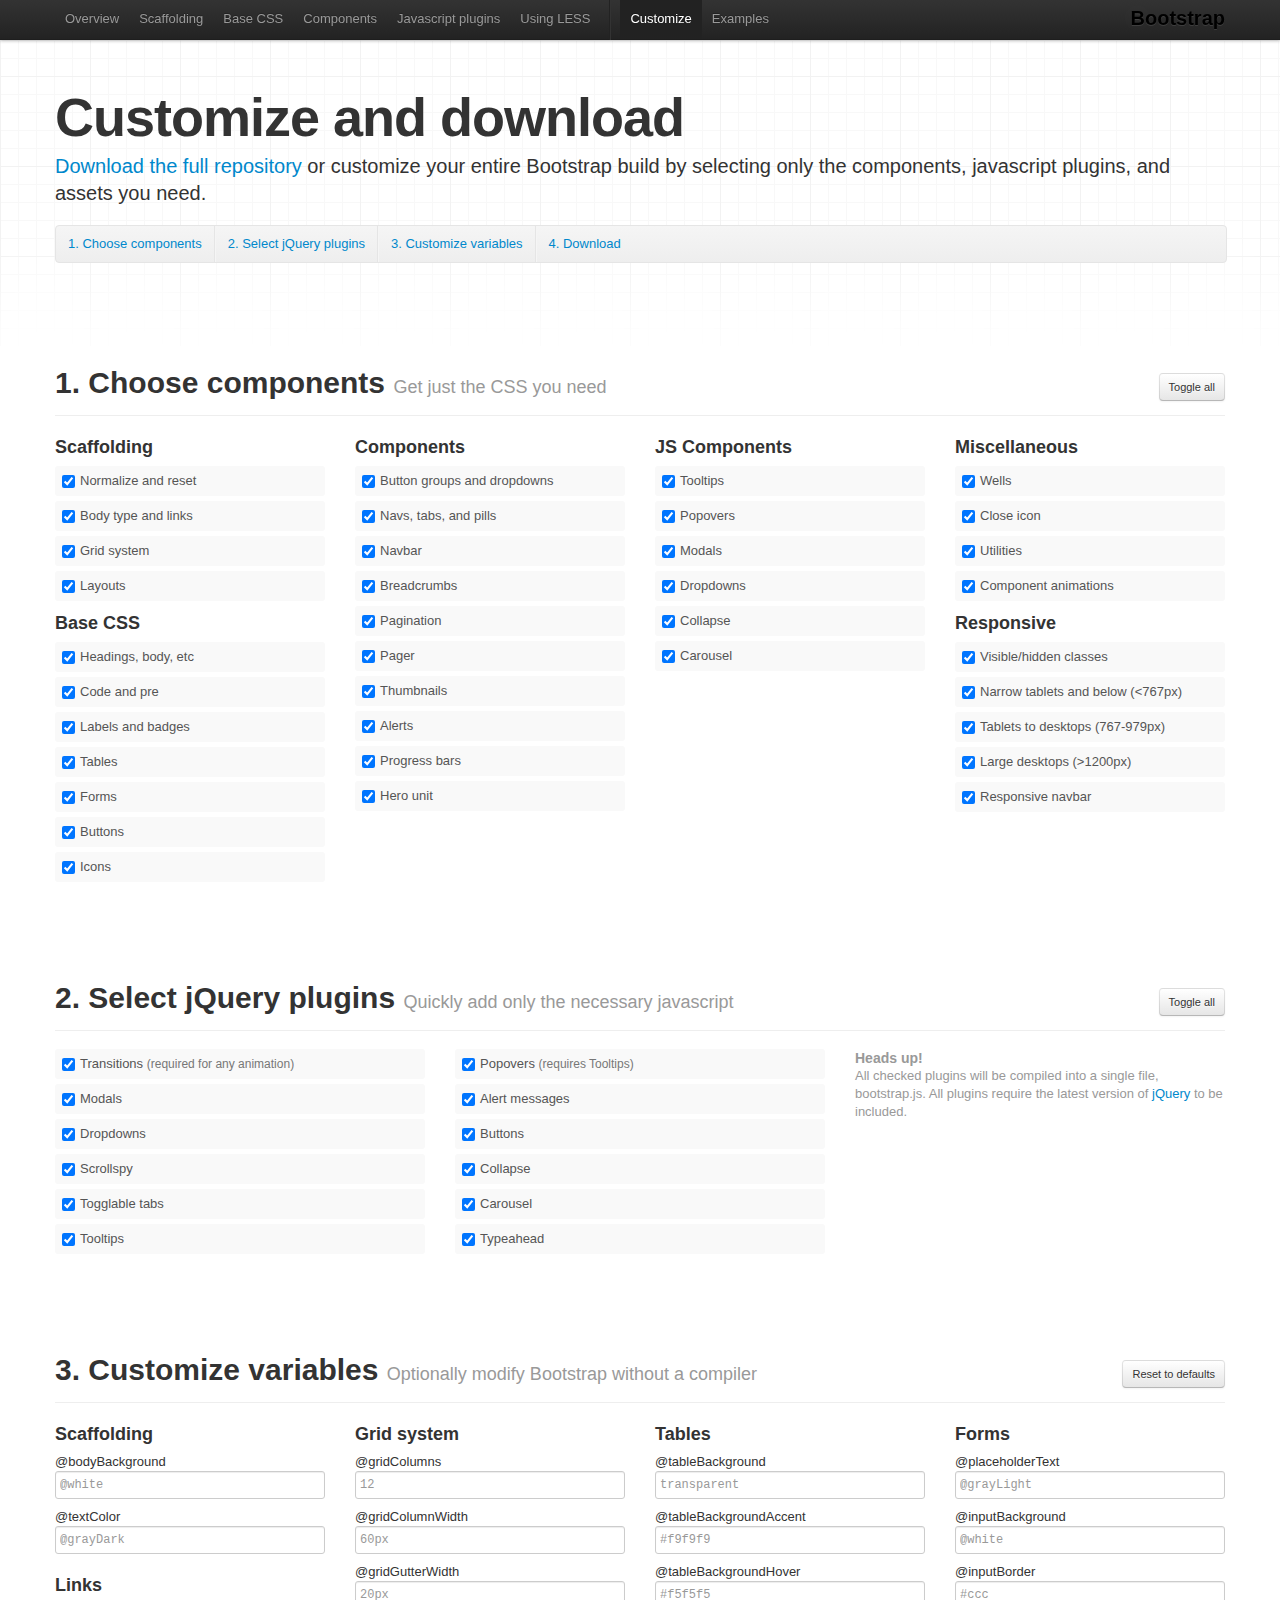
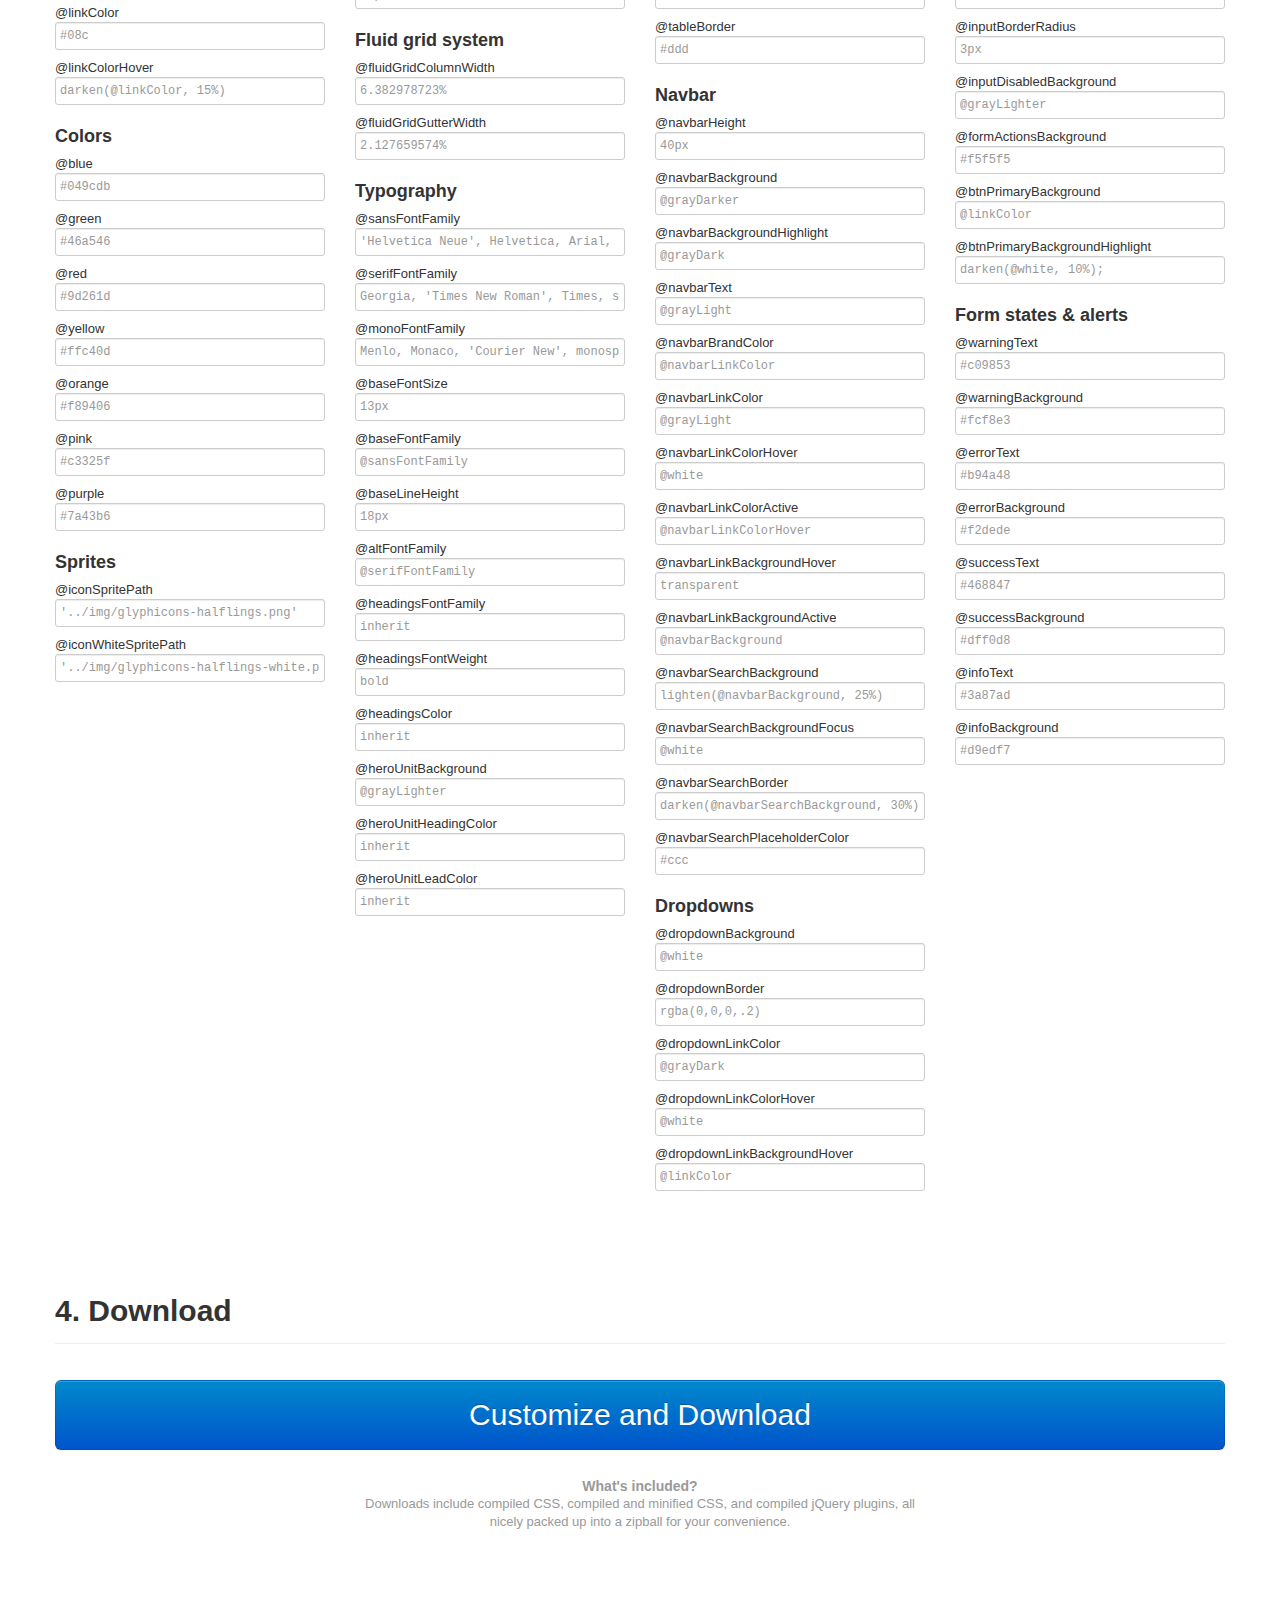
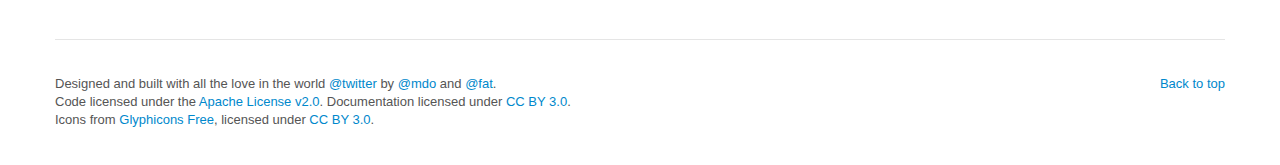
<file: For_programmers/bootstrap/docs/download.html>
<!DOCTYPE html>
<html lang="en">
  <head>
    <meta charset="utf-8">
    <title>Download · Twitter Bootstrap</title>
    <meta name="viewport" content="width=device-width, initial-scale=1.0">
    <meta name="description" content="">
    <meta name="author" content="">

    <!-- Le styles -->
    <link href="assets/css/bootstrap.css" rel="stylesheet">
    <link href="assets/css/bootstrap-responsive.css" rel="stylesheet">
    <link href="assets/css/docs.css" rel="stylesheet">
    <link href="assets/js/google-code-prettify/prettify.css" rel="stylesheet">

    <!-- Le HTML5 shim, for IE6-8 support of HTML5 elements -->
    <!--[if lt IE 9]>
      <script src="http://html5shim.googlecode.com/svn/trunk/html5.js"></script>
    <![endif]-->

    <!-- Le fav and touch icons -->
    <link rel="shortcut icon" href="assets/ico/favicon.ico">
    <link rel="apple-touch-icon-precomposed" sizes="144x144" href="assets/ico/apple-touch-icon-144-precomposed.png">
    <link rel="apple-touch-icon-precomposed" sizes="114x114" href="assets/ico/apple-touch-icon-114-precomposed.png">
    <link rel="apple-touch-icon-precomposed" sizes="72x72" href="assets/ico/apple-touch-icon-72-precomposed.png">
    <link rel="apple-touch-icon-precomposed" href="assets/ico/apple-touch-icon-57-precomposed.png">

  </head>

  <body data-spy="scroll" data-target=".subnav" data-offset="50">


  <!-- Navbar
    ================================================== -->
    <div class="navbar navbar-fixed-top">
      <div class="navbar-inner">
        <div class="container">
          <button type="button"class="btn btn-navbar" data-toggle="collapse" data-target=".nav-collapse">
            <span class="icon-bar"></span>
            <span class="icon-bar"></span>
            <span class="icon-bar"></span>
          </button>
          <a class="brand" href="./index.html">Bootstrap</a>
          <div class="nav-collapse collapse">
            <ul class="nav">
              <li class="">
                <a href="./index.html">Overview</a>
              </li>
              <li class="">
                <a href="./scaffolding.html">Scaffolding</a>
              </li>
              <li class="">
                <a href="./base-css.html">Base CSS</a>
              </li>
              <li class="">
                <a href="./components.html">Components</a>
              </li>
              <li class="">
                <a href="./javascript.html">Javascript plugins</a>
              </li>
              <li class="">
                <a href="./less.html">Using LESS</a>
              </li>
              <li class="divider-vertical"></li>
              <li class="active">
                <a href="./download.html">Customize</a>
              </li>
              <li class="">
                <a href="./examples.html">Examples</a>
              </li>
            </ul>
          </div>
        </div>
      </div>
    </div>

    <div class="container">

<!-- Masthead
================================================== -->
<header class="jumbotron subhead" id="overview">
  <h1>Customize and download</h1>
  <p class="lead"><a href="https://github.com/twitter/bootstrap/zipball/master">Download the full repository</a> or customize your entire Bootstrap build by selecting only the components, javascript plugins, and assets you need.</p>
  <div class="subnav">
    <ul class="nav nav-pills">
      <li><a href="#components">1. Choose components</a></li>
      <li><a href="#plugins">2. Select jQuery plugins</a></li>
      <li><a href="#variables">3. Customize variables</a></li>
      <li><a href="#download">4. Download</a></li>
    </ul>
  </div>
</header>

<section class="download" id="components">
  <div class="page-header">
    <a class="btn btn-small pull-right toggle-all" href="#">Toggle all</a>
    <h1>
      1. Choose components
      <small>Get just the CSS you need</small>
    </h1>
  </div>
  <div class="row download-builder">
    <div class="span3">
      <h3>Scaffolding</h3>
      <label class="checkbox"><input checked="checked" type="checkbox" value="reset.less"> Normalize and reset</label>
      <label class="checkbox"><input checked="checked" type="checkbox" value="scaffolding.less"> Body type and links</label>
      <label class="checkbox"><input checked="checked" type="checkbox" value="grid.less"> Grid system</label>
      <label class="checkbox"><input checked="checked" type="checkbox" value="layouts.less"> Layouts</label>
      <h3>Base CSS</h3>
      <label class="checkbox"><input checked="checked" type="checkbox" value="type.less"> Headings, body, etc</label>
      <label class="checkbox"><input checked="checked" type="checkbox" value="code.less"> Code and pre</label>
      <label class="checkbox"><input checked="checked" type="checkbox" value="labels-badges.less"> Labels and badges</label>
      <label class="checkbox"><input checked="checked" type="checkbox" value="tables.less"> Tables</label>
      <label class="checkbox"><input checked="checked" type="checkbox" value="forms.less"> Forms</label>
      <label class="checkbox"><input checked="checked" type="checkbox" value="buttons.less"> Buttons</label>
      <label class="checkbox"><input checked="checked" type="checkbox" value="sprites.less"> Icons</label>
    </div><!-- /span -->
    <div class="span3">
      <h3>Components</h3>
      <label class="checkbox"><input checked="checked" type="checkbox" value="button-groups.less"> Button groups and dropdowns</label>
      <label class="checkbox"><input checked="checked" type="checkbox" value="navs.less"> Navs, tabs, and pills</label>
      <label class="checkbox"><input checked="checked" type="checkbox" value="navbar.less"> Navbar</label>
      <label class="checkbox"><input checked="checked" type="checkbox" value="breadcrumbs.less"> Breadcrumbs</label>
      <label class="checkbox"><input checked="checked" type="checkbox" value="pagination.less"> Pagination</label>
      <label class="checkbox"><input checked="checked" type="checkbox" value="pager.less"> Pager</label>
      <label class="checkbox"><input checked="checked" type="checkbox" value="thumbnails.less"> Thumbnails</label>
      <label class="checkbox"><input checked="checked" type="checkbox" value="alerts.less"> Alerts</label>
      <label class="checkbox"><input checked="checked" type="checkbox" value="progress-bars.less"> Progress bars</label>
      <label class="checkbox"><input checked="checked" type="checkbox" value="hero-unit.less"> Hero unit</label>
    </div><!-- /span -->
    <div class="span3">
      <h3>JS Components</h3>
      <label class="checkbox"><input checked="checked" type="checkbox" value="tooltip.less"> Tooltips</label>
      <label class="checkbox"><input checked="checked" type="checkbox" value="popovers.less"> Popovers</label>
      <label class="checkbox"><input checked="checked" type="checkbox" value="modals.less"> Modals</label>
      <label class="checkbox"><input checked="checked" type="checkbox" value="dropdowns.less"> Dropdowns</label>
      <label class="checkbox"><input checked="checked" type="checkbox" value="accordion.less"> Collapse</label>
      <label class="checkbox"><input checked="checked" type="checkbox" value="carousel.less"> Carousel</label>
    </div><!-- /span -->
    <div class="span3">
      <h3>Miscellaneous</h3>
      <label class="checkbox"><input checked="checked" type="checkbox" value="wells.less"> Wells</label>
      <label class="checkbox"><input checked="checked" type="checkbox" value="close.less"> Close icon</label>
      <label class="checkbox"><input checked="checked" type="checkbox" value="utilities.less"> Utilities</label>
      <label class="checkbox"><input checked="checked" type="checkbox" value="component-animations.less"> Component animations</label>
      <h3>Responsive</h3>
      <label class="checkbox"><input checked="checked" type="checkbox" value="responsive-utilities.less"> Visible/hidden classes</label>
      <label class="checkbox"><input checked="checked" type="checkbox" value="responsive-767px-max.less"> Narrow tablets and below (<767px)</label>
      <label class="checkbox"><input checked="checked" type="checkbox" value="responsive-768px-979px.less"> Tablets to desktops (767-979px)</label>
      <label class="checkbox"><input checked="checked" type="checkbox" value="responsive-1200px-min.less"> Large desktops (>1200px)</label>
      <label class="checkbox"><input checked="checked" type="checkbox" value="responsive-navbar.less"> Responsive navbar</label>
    </div><!-- /span -->
  </div><!-- /row -->
</section>

<section class="download" id="plugins">
  <div class="page-header">
    <a class="btn btn-small pull-right toggle-all" href="#">Toggle all</a>
    <h1>
      2. Select jQuery plugins
      <small>Quickly add only the necessary javascript</small>
    </h1>
  </div>
  <div class="row download-builder">
    <div class="span4">
      <label class="checkbox">
        <input type="checkbox" checked="true" value="bootstrap-transition.js">
        Transitions <small>(required for any animation)</small>
      </label>
      <label class="checkbox">
        <input type="checkbox" checked="true" value="bootstrap-modal.js">
        Modals
      </label>
      <label class="checkbox">
        <input type="checkbox" checked="true" value="bootstrap-dropdown.js">
        Dropdowns
      </label>
      <label class="checkbox">
        <input type="checkbox" checked="true" value="bootstrap-scrollspy.js">
        Scrollspy
      </label>
      <label class="checkbox">
        <input type="checkbox" checked="true" value="bootstrap-tab.js">
        Togglable tabs
      </label>
      <label class="checkbox">
        <input type="checkbox" checked="true" value="bootstrap-tooltip.js">
        Tooltips
      </label>
    </div><!-- /span -->
    <div class="span4">
      <label class="checkbox">
        <input type="checkbox" checked="true" value="bootstrap-popover.js">
        Popovers <small>(requires Tooltips)</small>
      </label>
      <label class="checkbox">
        <input type="checkbox" checked="true" value="bootstrap-alert.js">
        Alert messages
      </label>
      <label class="checkbox">
        <input type="checkbox" checked="true" value="bootstrap-button.js">
        Buttons
      </label>
      <label class="checkbox">
        <input type="checkbox" checked="true" value="bootstrap-collapse.js">
        Collapse
      </label>
      <label class="checkbox">
        <input type="checkbox" checked="true" value="bootstrap-carousel.js">
        Carousel
      </label>
      <label class="checkbox">
        <input type="checkbox" checked="true" value="bootstrap-typeahead.js">
        Typeahead
      </label>
    </div><!-- /span -->
    <div class="span4">
      <h4 class="muted">Heads up!</h4>
      <p class="muted">All checked plugins will be compiled into a single file, bootstrap.js. All plugins require the latest version of <a href="http://jquery.com/" target="_blank">jQuery</a> to be included.</p>
    </div><!-- /span -->
  </div><!-- /row -->
</section>


<section class="download" id="variables">
  <div class="page-header">
    <a class="btn btn-small pull-right toggle-all" href="#">Reset to defaults</a>
    <h1>
      3. Customize variables
      <small>Optionally modify Bootstrap without a compiler</small>
    </h1>
  </div>
  <div class="row download-builder">
    <div class="span3">
      <h3>Scaffolding</h3>
      <label>@bodyBackground</label>
      <input type="text" class="span3" placeholder="@white">
      <label>@textColor</label>
      <input type="text" class="span3" placeholder="@grayDark">

      <h3>Links</h3>
      <label>@linkColor</label>
      <input type="text" class="span3" placeholder="#08c">
      <label>@linkColorHover</label>
      <input type="text" class="span3" placeholder="darken(@linkColor, 15%)">
      <h3>Colors</h3>
      <label>@blue</label>
      <input type="text" class="span3" placeholder="#049cdb">
      <label>@green</label>
      <input type="text" class="span3" placeholder="#46a546">
      <label>@red</label>
      <input type="text" class="span3" placeholder="#9d261d">
      <label>@yellow</label>
      <input type="text" class="span3" placeholder="#ffc40d">
      <label>@orange</label>
      <input type="text" class="span3" placeholder="#f89406">
      <label>@pink</label>
      <input type="text" class="span3" placeholder="#c3325f">
      <label>@purple</label>
      <input type="text" class="span3" placeholder="#7a43b6">

      <h3>Sprites</h3>
      <label>@iconSpritePath</label>
      <input type="text" class="span3" placeholder="'../img/glyphicons-halflings.png'">
      <label>@iconWhiteSpritePath</label>
      <input type="text" class="span3" placeholder="'../img/glyphicons-halflings-white.png'">

    </div><!-- /span -->
    <div class="span3">
      <h3>Grid system</h3>
      <label>@gridColumns</label>
      <input type="text" class="span3" placeholder="12">
      <label>@gridColumnWidth</label>
      <input type="text" class="span3" placeholder="60px">
      <label>@gridGutterWidth</label>
      <input type="text" class="span3" placeholder="20px">
      <h3>Fluid grid system</h3>
      <label>@fluidGridColumnWidth</label>
      <input type="text" class="span3" placeholder="6.382978723%">
      <label>@fluidGridGutterWidth</label>
      <input type="text" class="span3" placeholder="2.127659574%">

      <h3>Typography</h3>
      <label>@sansFontFamily</label>
      <input type="text" class="span3" placeholder="'Helvetica Neue', Helvetica, Arial, sans-serif">
      <label>@serifFontFamily</label>
      <input type="text" class="span3" placeholder="Georgia, 'Times New Roman', Times, serif">
      <label>@monoFontFamily</label>
      <input type="text" class="span3" placeholder="Menlo, Monaco, 'Courier New', monospace">
      <label>@baseFontSize</label>
      <input type="text" class="span3" placeholder="13px">
      <label>@baseFontFamily</label>
      <input type="text" class="span3" placeholder="@sansFontFamily">
      <label>@baseLineHeight</label>
      <input type="text" class="span3" placeholder="18px">
      <label>@altFontFamily</label>
      <input type="text" class="span3" placeholder="@serifFontFamily">
      <label>@headingsFontFamily</label>
      <input type="text" class="span3" placeholder="inherit">
      <label>@headingsFontWeight</label>
      <input type="text" class="span3" placeholder="bold">
      <label>@headingsColor</label>
      <input type="text" class="span3" placeholder="inherit">
      <label>@heroUnitBackground</label>
      <input type="text" class="span3" placeholder="@grayLighter">
      <label>@heroUnitHeadingColor</label>
      <input type="text" class="span3" placeholder="inherit">
      <label>@heroUnitLeadColor</label>
      <input type="text" class="span3" placeholder="inherit">
    </div><!-- /span -->
    <div class="span3">
      <h3>Tables</h3>
      <label>@tableBackground</label>
      <input type="text" class="span3" placeholder="transparent">
      <label>@tableBackgroundAccent</label>
      <input type="text" class="span3" placeholder="#f9f9f9">
      <label>@tableBackgroundHover</label>
      <input type="text" class="span3" placeholder="#f5f5f5">
      <label>@tableBorder</label>
      <input type="text" class="span3" placeholder="#ddd">

      <h3>Navbar</h3>
      <label>@navbarHeight</label>
      <input type="text" class="span3" placeholder="40px">
      <label>@navbarBackground</label>
      <input type="text" class="span3" placeholder="@grayDarker">
      <label>@navbarBackgroundHighlight</label>
      <input type="text" class="span3" placeholder="@grayDark">
      <label>@navbarText</label>
      <input type="text" class="span3" placeholder="@grayLight">
      <label>@navbarBrandColor</label>
      <input type="text" class="span3" placeholder="@navbarLinkColor">
      <label>@navbarLinkColor</label>
      <input type="text" class="span3" placeholder="@grayLight">
      <label>@navbarLinkColorHover</label>
      <input type="text" class="span3" placeholder="@white">
      <label>@navbarLinkColorActive</label>
      <input type="text" class="span3" placeholder="@navbarLinkColorHover">
      <label>@navbarLinkBackgroundHover</label>
      <input type="text" class="span3" placeholder="transparent">
      <label>@navbarLinkBackgroundActive</label>
      <input type="text" class="span3" placeholder="@navbarBackground">
      <label>@navbarSearchBackground</label>
      <input type="text" class="span3" placeholder="lighten(@navbarBackground, 25%)">
      <label>@navbarSearchBackgroundFocus</label>
      <input type="text" class="span3" placeholder="@white">
      <label>@navbarSearchBorder</label>
      <input type="text" class="span3" placeholder="darken(@navbarSearchBackground, 30%)">
      <label>@navbarSearchPlaceholderColor</label>
      <input type="text" class="span3" placeholder="#ccc">

      <h3>Dropdowns</h3>
      <label>@dropdownBackground</label>
      <input type="text" class="span3" placeholder="@white">
      <label>@dropdownBorder</label>
      <input type="text" class="span3" placeholder="rgba(0,0,0,.2)">
      <label>@dropdownLinkColor</label>
      <input type="text" class="span3" placeholder="@grayDark">
      <label>@dropdownLinkColorHover</label>
      <input type="text" class="span3" placeholder="@white">
      <label>@dropdownLinkBackgroundHover</label>
      <input type="text" class="span3" placeholder="@linkColor">
    </div><!-- /span -->
    <div class="span3">
      <h3>Forms</h3>
      <label>@placeholderText</label>
      <input type="text" class="span3" placeholder="@grayLight">
      <label>@inputBackground</label>
      <input type="text" class="span3" placeholder="@white">
      <label>@inputBorder</label>
      <input type="text" class="span3" placeholder="#ccc">
      <label>@inputBorderRadius</label>
      <input type="text" class="span3" placeholder="3px">
      <label>@inputDisabledBackground</label>
      <input type="text" class="span3" placeholder="@grayLighter">
      <label>@formActionsBackground</label>
      <input type="text" class="span3" placeholder="#f5f5f5">

      <label>@btnPrimaryBackground</label>
      <input type="text" class="span3" placeholder="@linkColor">
      <label>@btnPrimaryBackgroundHighlight</label>
      <input type="text" class="span3" placeholder="darken(@white, 10%);">

      <h3>Form states &amp; alerts</h3>
      <label>@warningText</label>
      <input type="text" class="span3" placeholder="#c09853">
      <label>@warningBackground</label>
      <input type="text" class="span3" placeholder="#fcf8e3">
      <label>@errorText</label>
      <input type="text" class="span3" placeholder="#b94a48">
      <label>@errorBackground</label>
      <input type="text" class="span3" placeholder="#f2dede">
      <label>@successText</label>
      <input type="text" class="span3" placeholder="#468847">
      <label>@successBackground</label>
      <input type="text" class="span3" placeholder="#dff0d8">
      <label>@infoText</label>
      <input type="text" class="span3" placeholder="#3a87ad">
      <label>@infoBackground</label>
      <input type="text" class="span3" placeholder="#d9edf7">
    </div><!-- /span -->
  </div><!-- /row -->
</section>

<section class="download" id="download">
  <div class="page-header">
    <h1>
      4. Download
    </h1>
  </div>
  <div class="download-btn">
    <a class="btn btn-primary" href="#" >Customize and Download</a>
    <h4>What's included?</h4>
    <p>Downloads include compiled CSS, compiled and minified CSS, and compiled jQuery plugins, all nicely packed up into a zipball for your convenience.</p>
  </div>
</section><!-- /download -->


     <!-- Footer
      ================================================== -->
      <footer class="footer">
        <p class="pull-right"><a href="#">Back to top</a></p>
        <p>Designed and built with all the love in the world <a href="http://twitter.com/twitter" target="_blank">@twitter</a> by <a href="http://twitter.com/mdo" target="_blank">@mdo</a> and <a href="http://twitter.com/fat" target="_blank">@fat</a>.</p>
        <p>Code licensed under the <a href="http://www.apache.org/licenses/LICENSE-2.0" target="_blank">Apache License v2.0</a>. Documentation licensed under <a href="http://creativecommons.org/licenses/by/3.0/">CC BY 3.0</a>.</p>
        <p>Icons from <a href="http://glyphicons.com">Glyphicons Free</a>, licensed under <a href="http://creativecommons.org/licenses/by/3.0/">CC BY 3.0</a>.</p>
      </footer>

    </div><!-- /container -->



    <!-- Le javascript
    ================================================== -->
    <!-- Placed at the end of the document so the pages load faster -->
    <script type="text/javascript" src="http://platform.twitter.com/widgets.js"></script>
    <script src="assets/js/jquery.js"></script>
    <script src="assets/js/google-code-prettify/prettify.js"></script>
    <script src="assets/js/bootstrap-transition.js"></script>
    <script src="assets/js/bootstrap-alert.js"></script>
    <script src="assets/js/bootstrap-modal.js"></script>
    <script src="assets/js/bootstrap-dropdown.js"></script>
    <script src="assets/js/bootstrap-scrollspy.js"></script>
    <script src="assets/js/bootstrap-tab.js"></script>
    <script src="assets/js/bootstrap-tooltip.js"></script>
    <script src="assets/js/bootstrap-popover.js"></script>
    <script src="assets/js/bootstrap-button.js"></script>
    <script src="assets/js/bootstrap-collapse.js"></script>
    <script src="assets/js/bootstrap-carousel.js"></script>
    <script src="assets/js/bootstrap-typeahead.js"></script>
    <script src="assets/js/application.js"></script>


  </body>
</html>
</file>
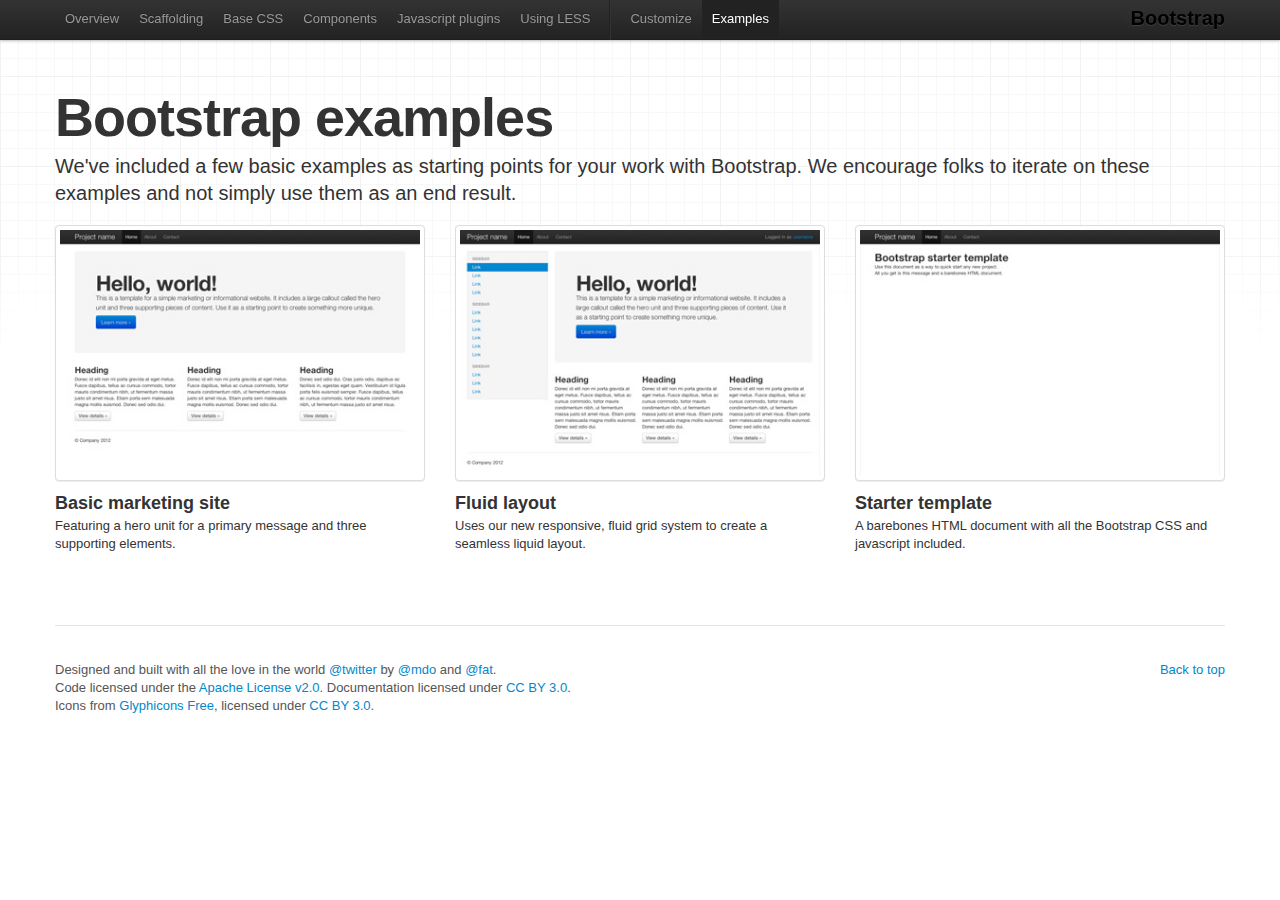
<file: For_programmers/bootstrap/docs/examples.html>
<!DOCTYPE html>
<html lang="en">
  <head>
    <meta charset="utf-8">
    <title>Examples · Twitter Bootstrap</title>
    <meta name="viewport" content="width=device-width, initial-scale=1.0">
    <meta name="description" content="">
    <meta name="author" content="">

    <!-- Le styles -->
    <link href="assets/css/bootstrap.css" rel="stylesheet">
    <link href="assets/css/bootstrap-responsive.css" rel="stylesheet">
    <link href="assets/css/docs.css" rel="stylesheet">
    <link href="assets/js/google-code-prettify/prettify.css" rel="stylesheet">

    <!-- Le HTML5 shim, for IE6-8 support of HTML5 elements -->
    <!--[if lt IE 9]>
      <script src="http://html5shim.googlecode.com/svn/trunk/html5.js"></script>
    <![endif]-->

    <!-- Le fav and touch icons -->
    <link rel="shortcut icon" href="assets/ico/favicon.ico">
    <link rel="apple-touch-icon-precomposed" sizes="144x144" href="assets/ico/apple-touch-icon-144-precomposed.png">
    <link rel="apple-touch-icon-precomposed" sizes="114x114" href="assets/ico/apple-touch-icon-114-precomposed.png">
    <link rel="apple-touch-icon-precomposed" sizes="72x72" href="assets/ico/apple-touch-icon-72-precomposed.png">
    <link rel="apple-touch-icon-precomposed" href="assets/ico/apple-touch-icon-57-precomposed.png">

  </head>

  <body data-spy="scroll" data-target=".subnav" data-offset="50">


  <!-- Navbar
    ================================================== -->
    <div class="navbar navbar-fixed-top">
      <div class="navbar-inner">
        <div class="container">
          <button type="button"class="btn btn-navbar" data-toggle="collapse" data-target=".nav-collapse">
            <span class="icon-bar"></span>
            <span class="icon-bar"></span>
            <span class="icon-bar"></span>
          </button>
          <a class="brand" href="./index.html">Bootstrap</a>
          <div class="nav-collapse collapse">
            <ul class="nav">
              <li class="">
                <a href="./index.html">Overview</a>
              </li>
              <li class="">
                <a href="./scaffolding.html">Scaffolding</a>
              </li>
              <li class="">
                <a href="./base-css.html">Base CSS</a>
              </li>
              <li class="">
                <a href="./components.html">Components</a>
              </li>
              <li class="">
                <a href="./javascript.html">Javascript plugins</a>
              </li>
              <li class="">
                <a href="./less.html">Using LESS</a>
              </li>
              <li class="divider-vertical"></li>
              <li class="">
                <a href="./download.html">Customize</a>
              </li>
              <li class="active">
                <a href="./examples.html">Examples</a>
              </li>
            </ul>
          </div>
        </div>
      </div>
    </div>

    <div class="container">

<!-- Masthead
================================================== -->
<header class="jumbotron subhead" id="overview">
  <h1>Bootstrap examples</h1>
  <p class="lead">We've included a few basic examples as starting points for your work with Bootstrap. We encourage folks to iterate on these examples and not simply use them as an end result.</p>
</header>


<ul class="thumbnails bootstrap-examples">
  <li class="span4">
    <a class="thumbnail" href="examples/hero.html">
      <img src="assets/img/examples/bootstrap-example-hero.jpg" alt="">
    </a>
    <h3>Basic marketing site</h3>
    <p>Featuring a hero unit for a primary message and three supporting elements.</p>
  </li>
  <li class="span4">
    <a class="thumbnail" href="examples/fluid.html">
      <img src="assets/img/examples/bootstrap-example-fluid.jpg" alt="">
    </a>
    <h3>Fluid layout</h3>
    <p>Uses our new responsive, fluid grid system to create a seamless liquid layout.</p>
  </li>
  <li class="span4">
    <a class="thumbnail" href="examples/starter-template.html">
      <img src="assets/img/examples/bootstrap-example-starter.jpg" alt="">
    </a>
    <h3>Starter template</h3>
    <p>A barebones HTML document with all the Bootstrap CSS and javascript included.</p>
  </li>
</ul>


     <!-- Footer
      ================================================== -->
      <footer class="footer">
        <p class="pull-right"><a href="#">Back to top</a></p>
        <p>Designed and built with all the love in the world <a href="http://twitter.com/twitter" target="_blank">@twitter</a> by <a href="http://twitter.com/mdo" target="_blank">@mdo</a> and <a href="http://twitter.com/fat" target="_blank">@fat</a>.</p>
        <p>Code licensed under the <a href="http://www.apache.org/licenses/LICENSE-2.0" target="_blank">Apache License v2.0</a>. Documentation licensed under <a href="http://creativecommons.org/licenses/by/3.0/">CC BY 3.0</a>.</p>
        <p>Icons from <a href="http://glyphicons.com">Glyphicons Free</a>, licensed under <a href="http://creativecommons.org/licenses/by/3.0/">CC BY 3.0</a>.</p>
      </footer>

    </div><!-- /container -->



    <!-- Le javascript
    ================================================== -->
    <!-- Placed at the end of the document so the pages load faster -->
    <script type="text/javascript" src="http://platform.twitter.com/widgets.js"></script>
    <script src="assets/js/jquery.js"></script>
    <script src="assets/js/google-code-prettify/prettify.js"></script>
    <script src="assets/js/bootstrap-transition.js"></script>
    <script src="assets/js/bootstrap-alert.js"></script>
    <script src="assets/js/bootstrap-modal.js"></script>
    <script src="assets/js/bootstrap-dropdown.js"></script>
    <script src="assets/js/bootstrap-scrollspy.js"></script>
    <script src="assets/js/bootstrap-tab.js"></script>
    <script src="assets/js/bootstrap-tooltip.js"></script>
    <script src="assets/js/bootstrap-popover.js"></script>
    <script src="assets/js/bootstrap-button.js"></script>
    <script src="assets/js/bootstrap-collapse.js"></script>
    <script src="assets/js/bootstrap-carousel.js"></script>
    <script src="assets/js/bootstrap-typeahead.js"></script>
    <script src="assets/js/application.js"></script>


  </body>
</html>
</file>
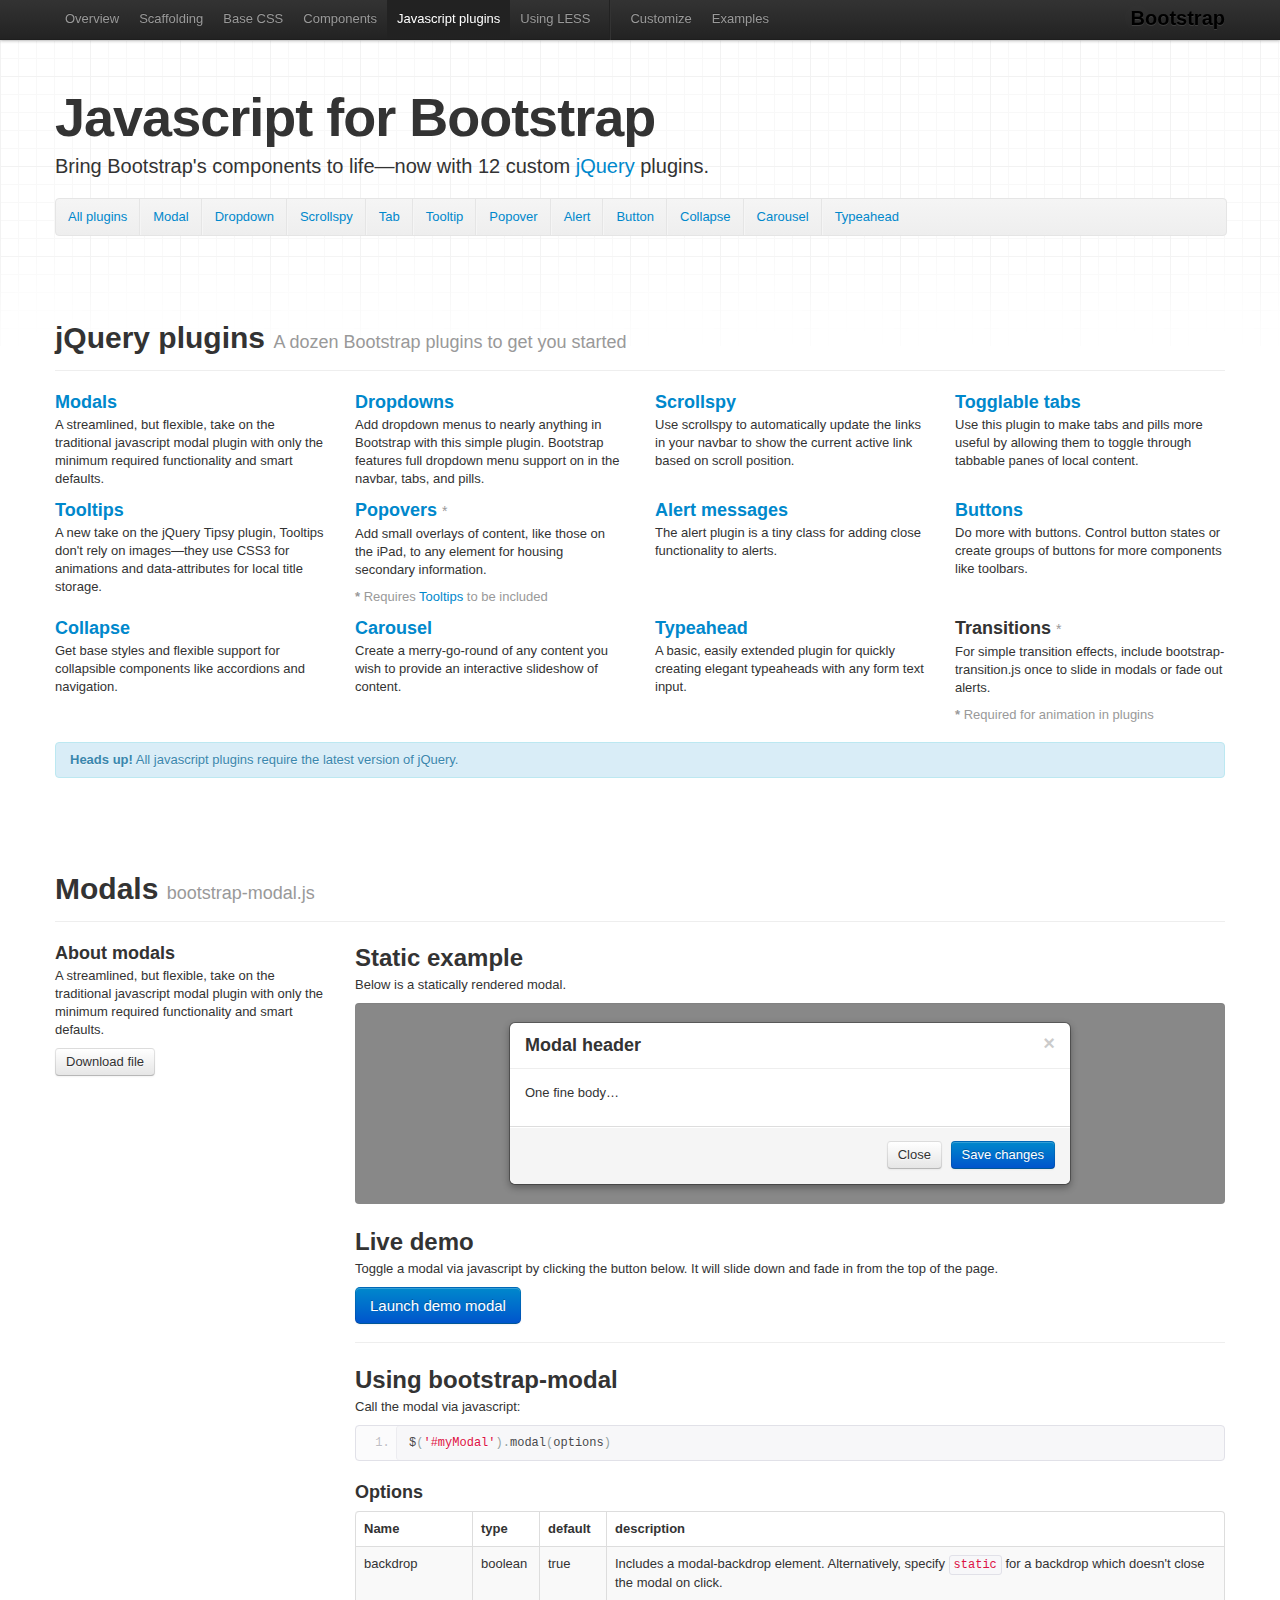
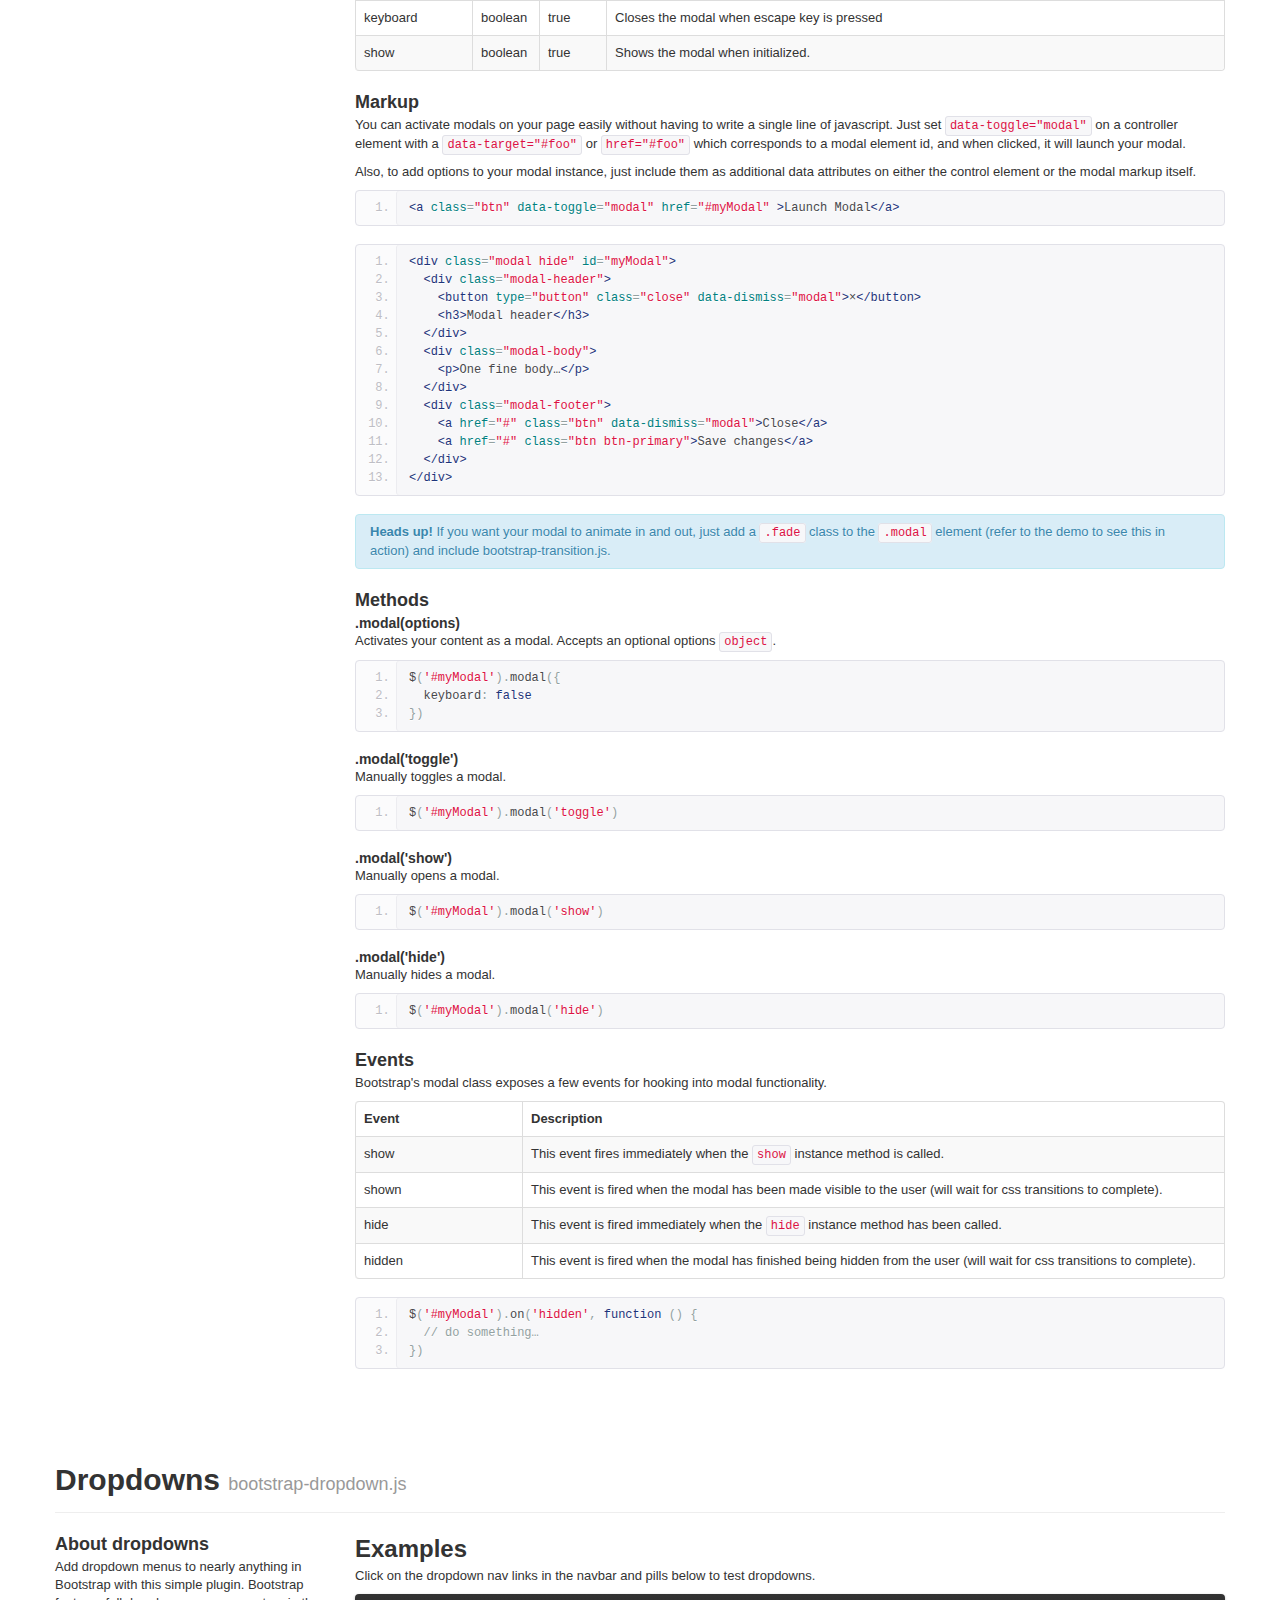
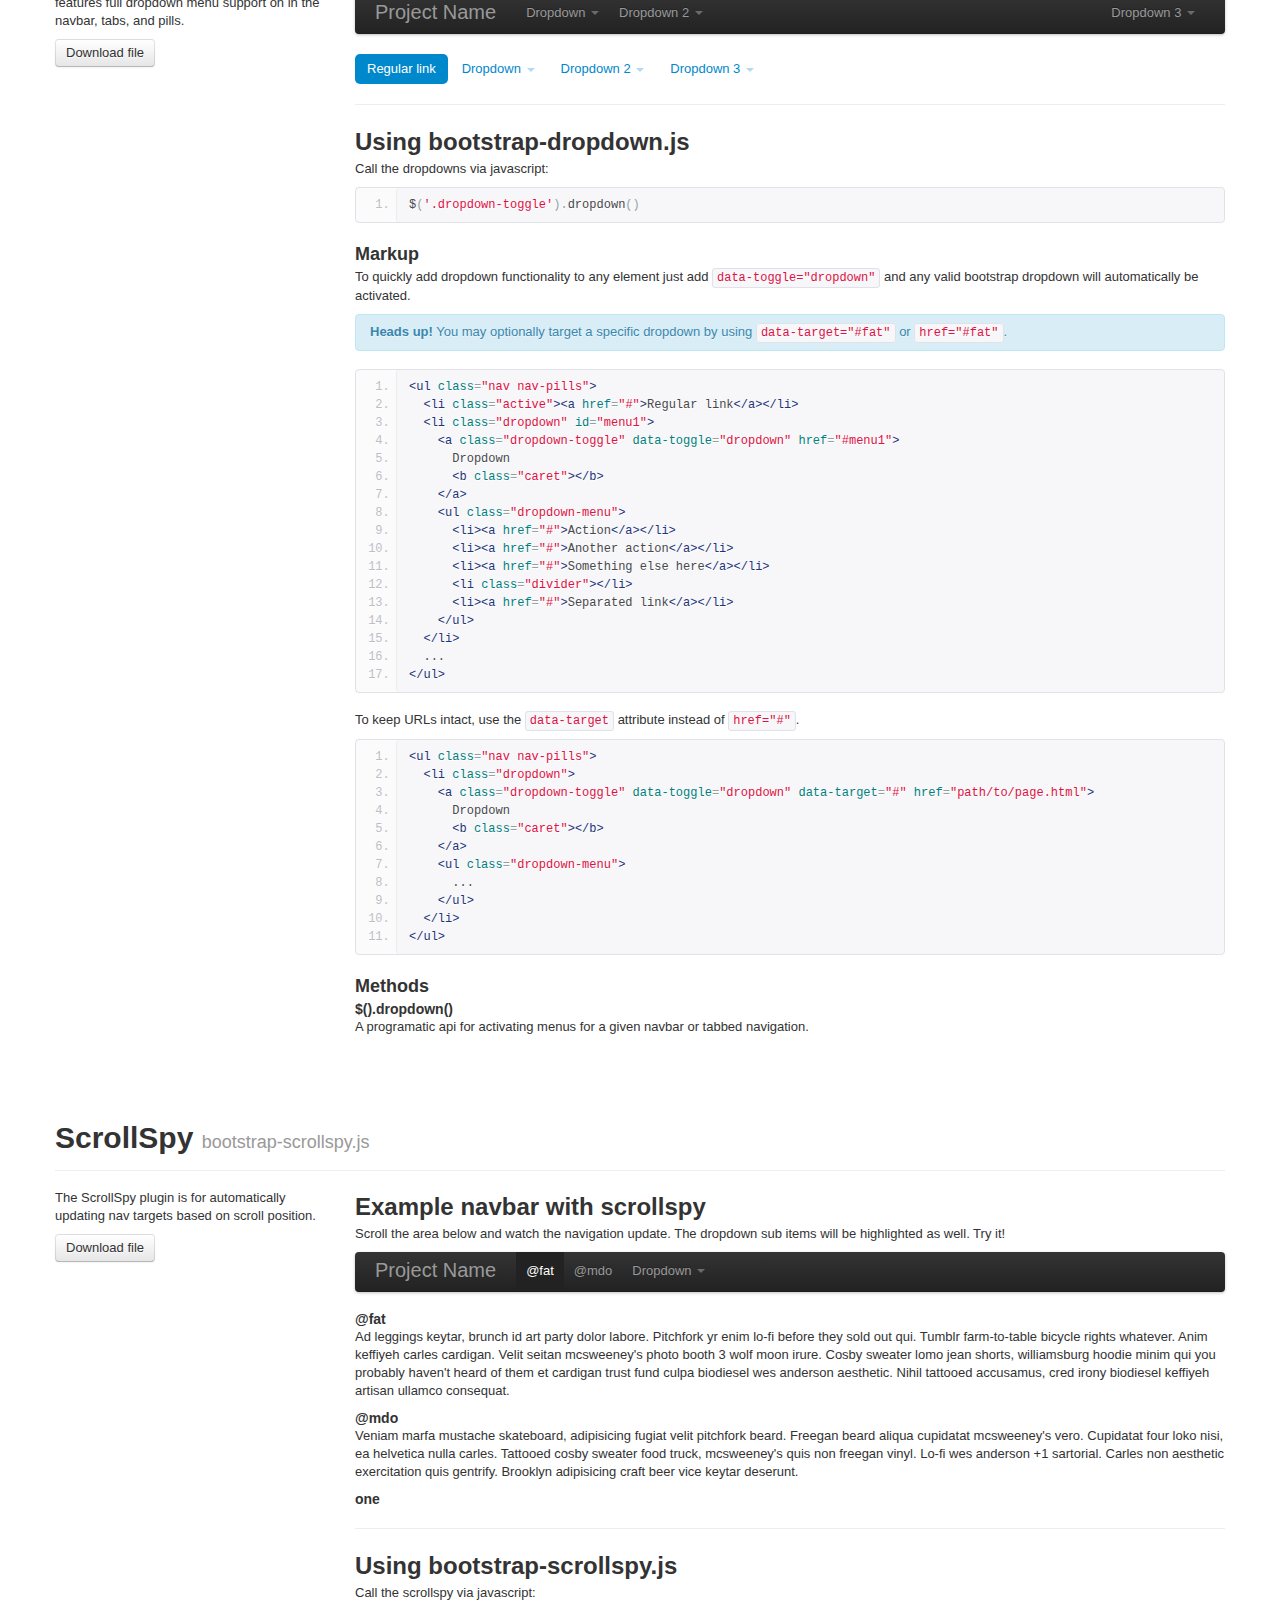
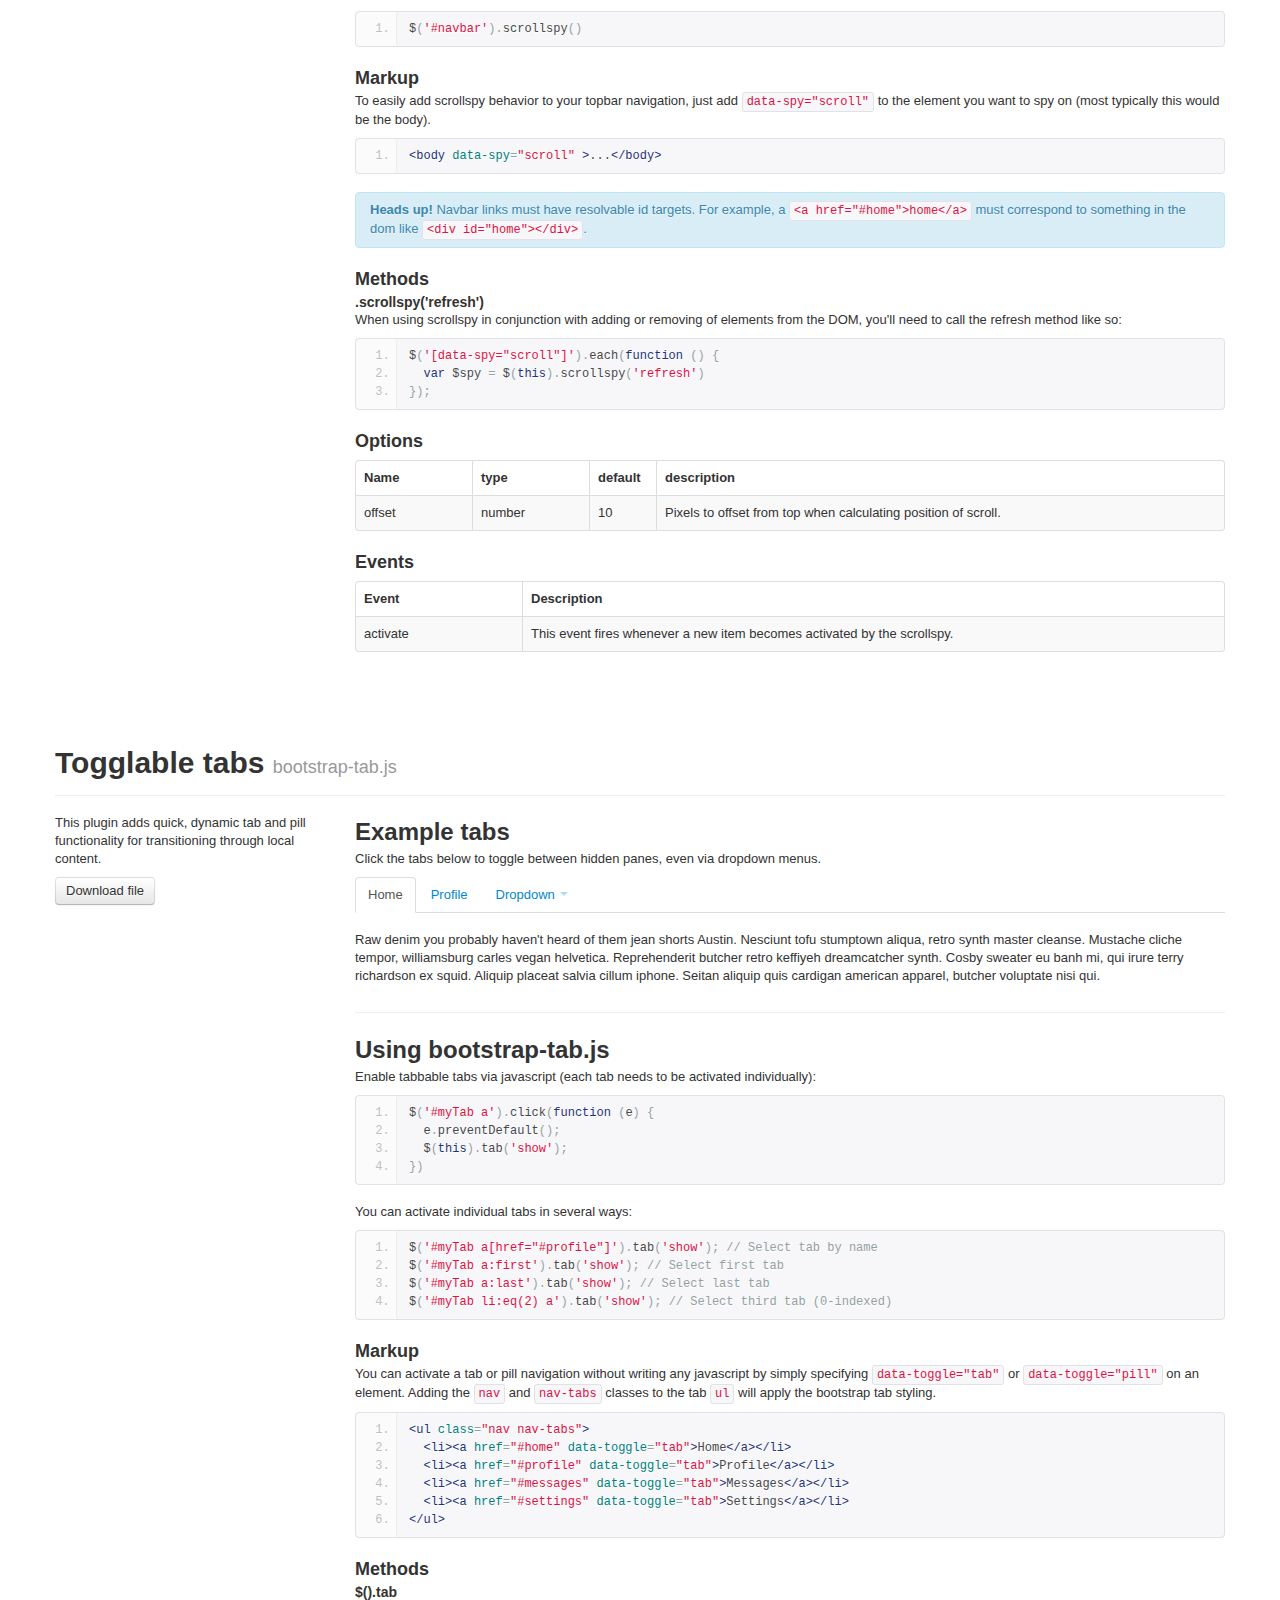
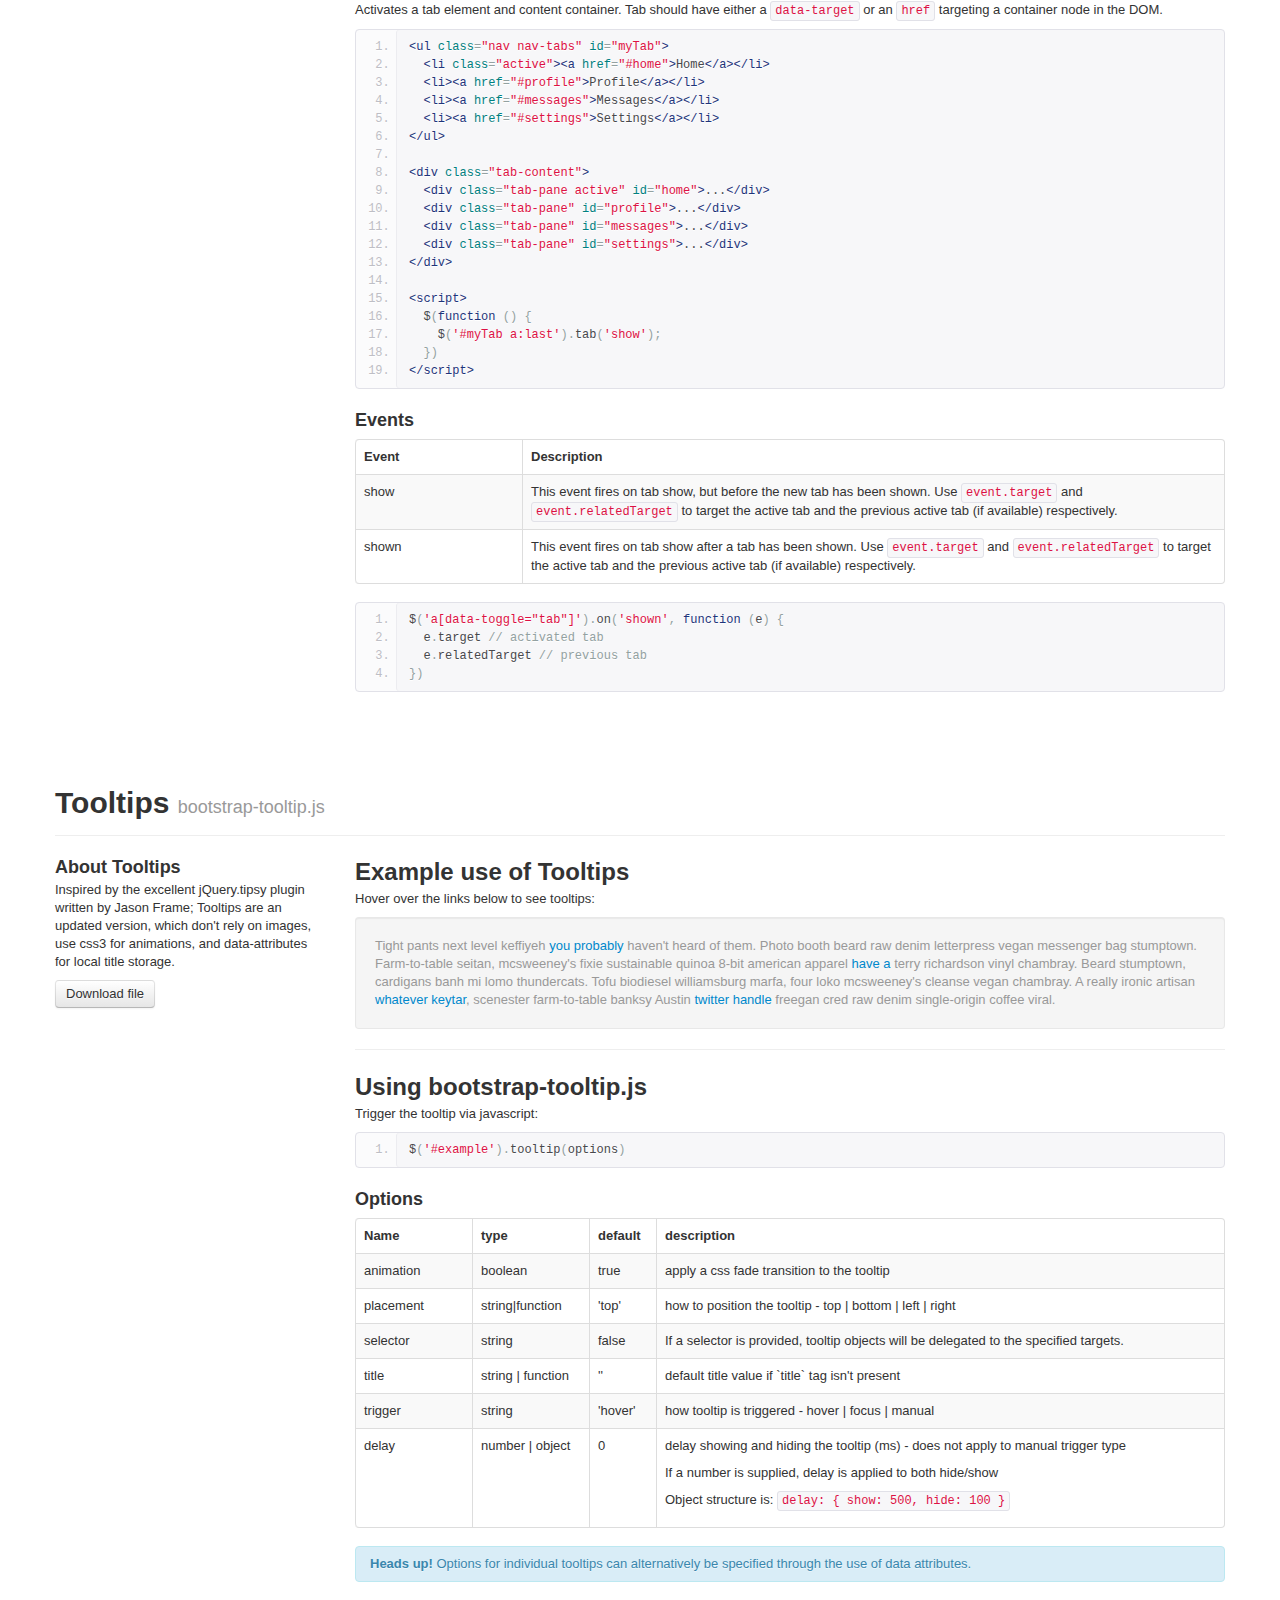
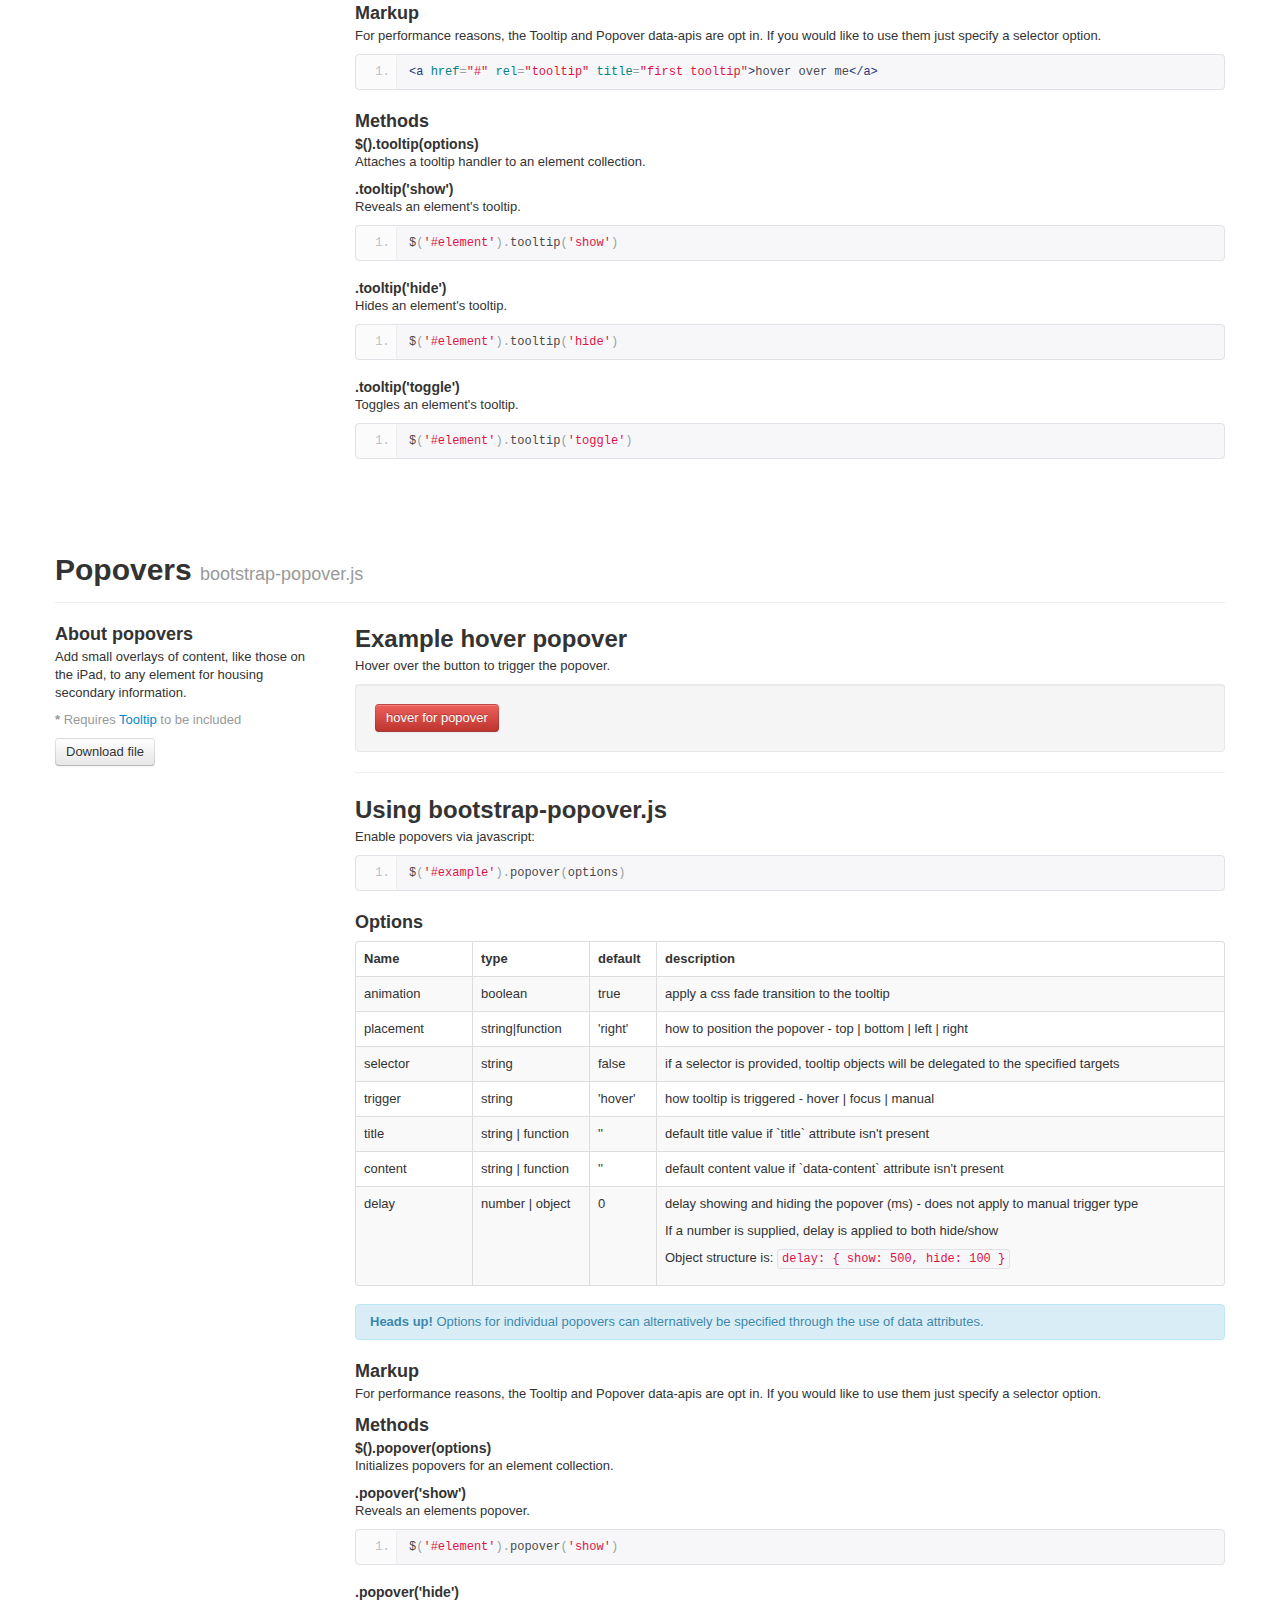
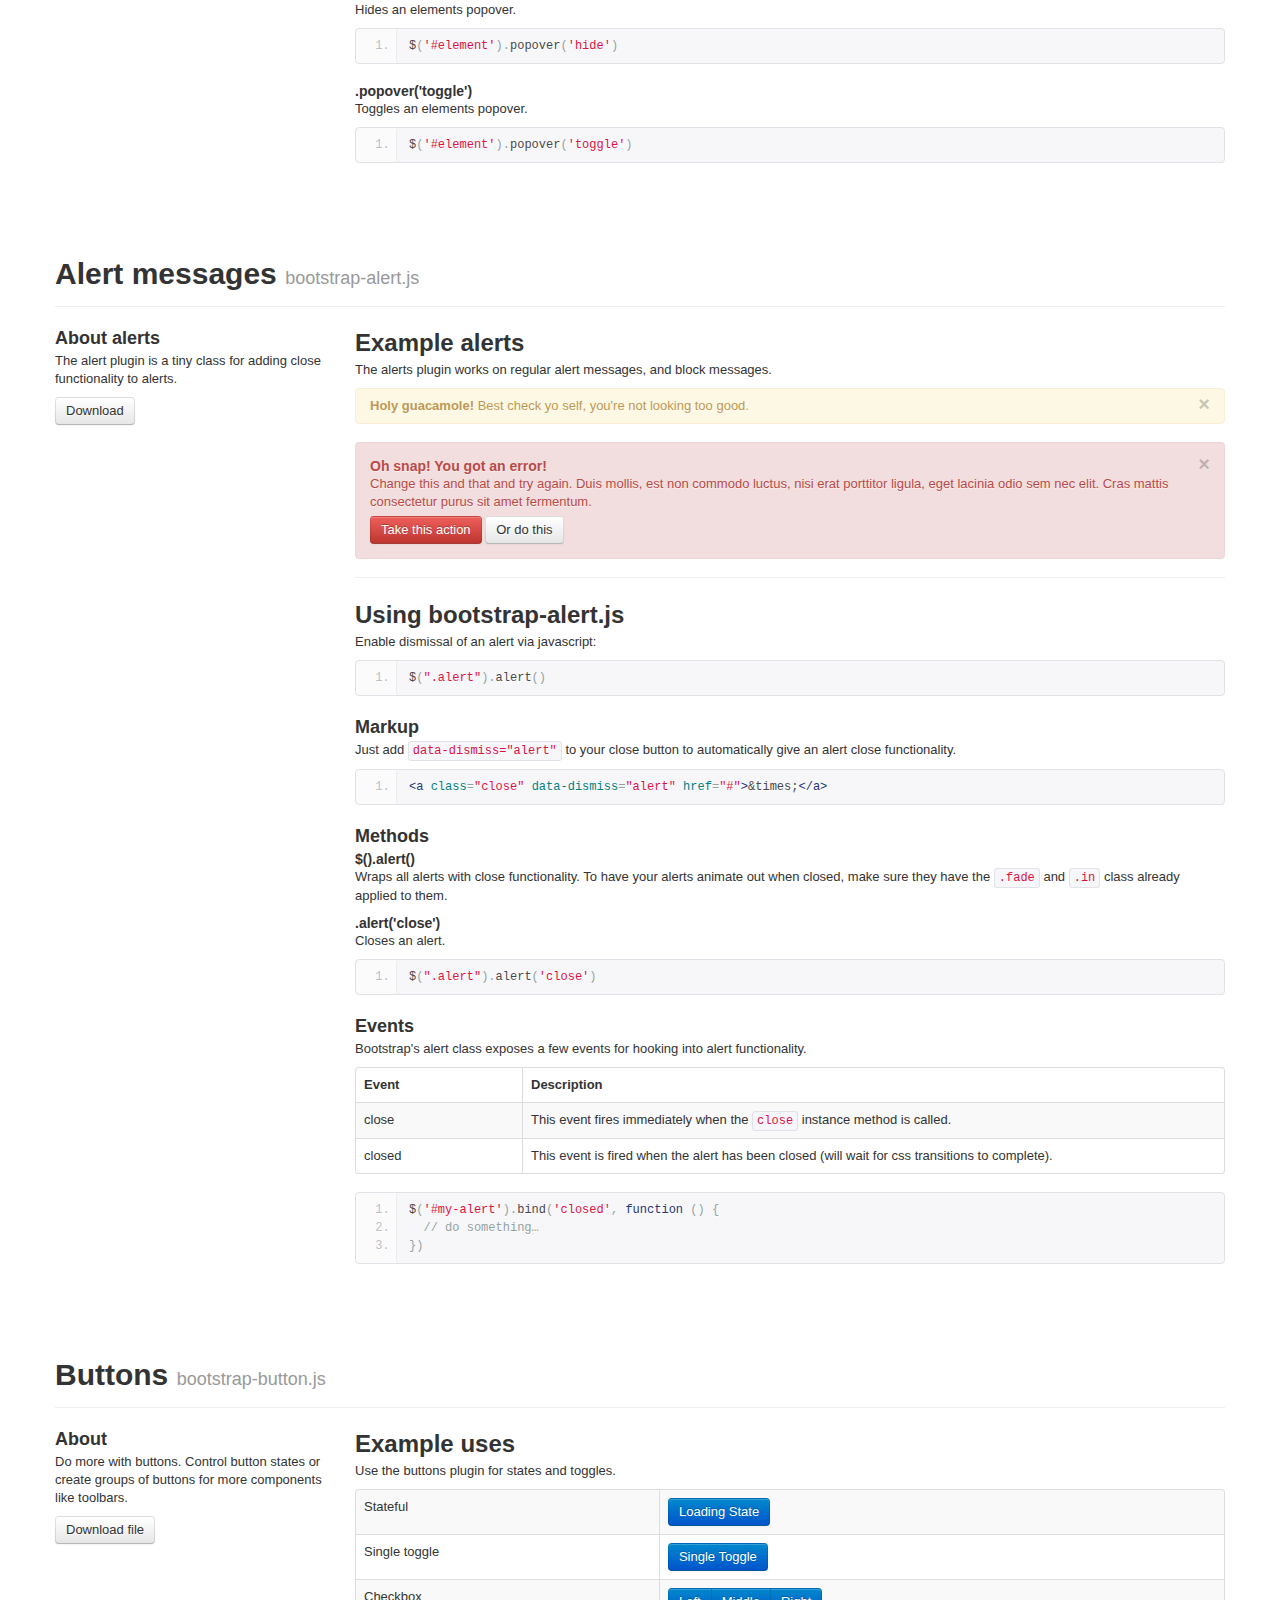
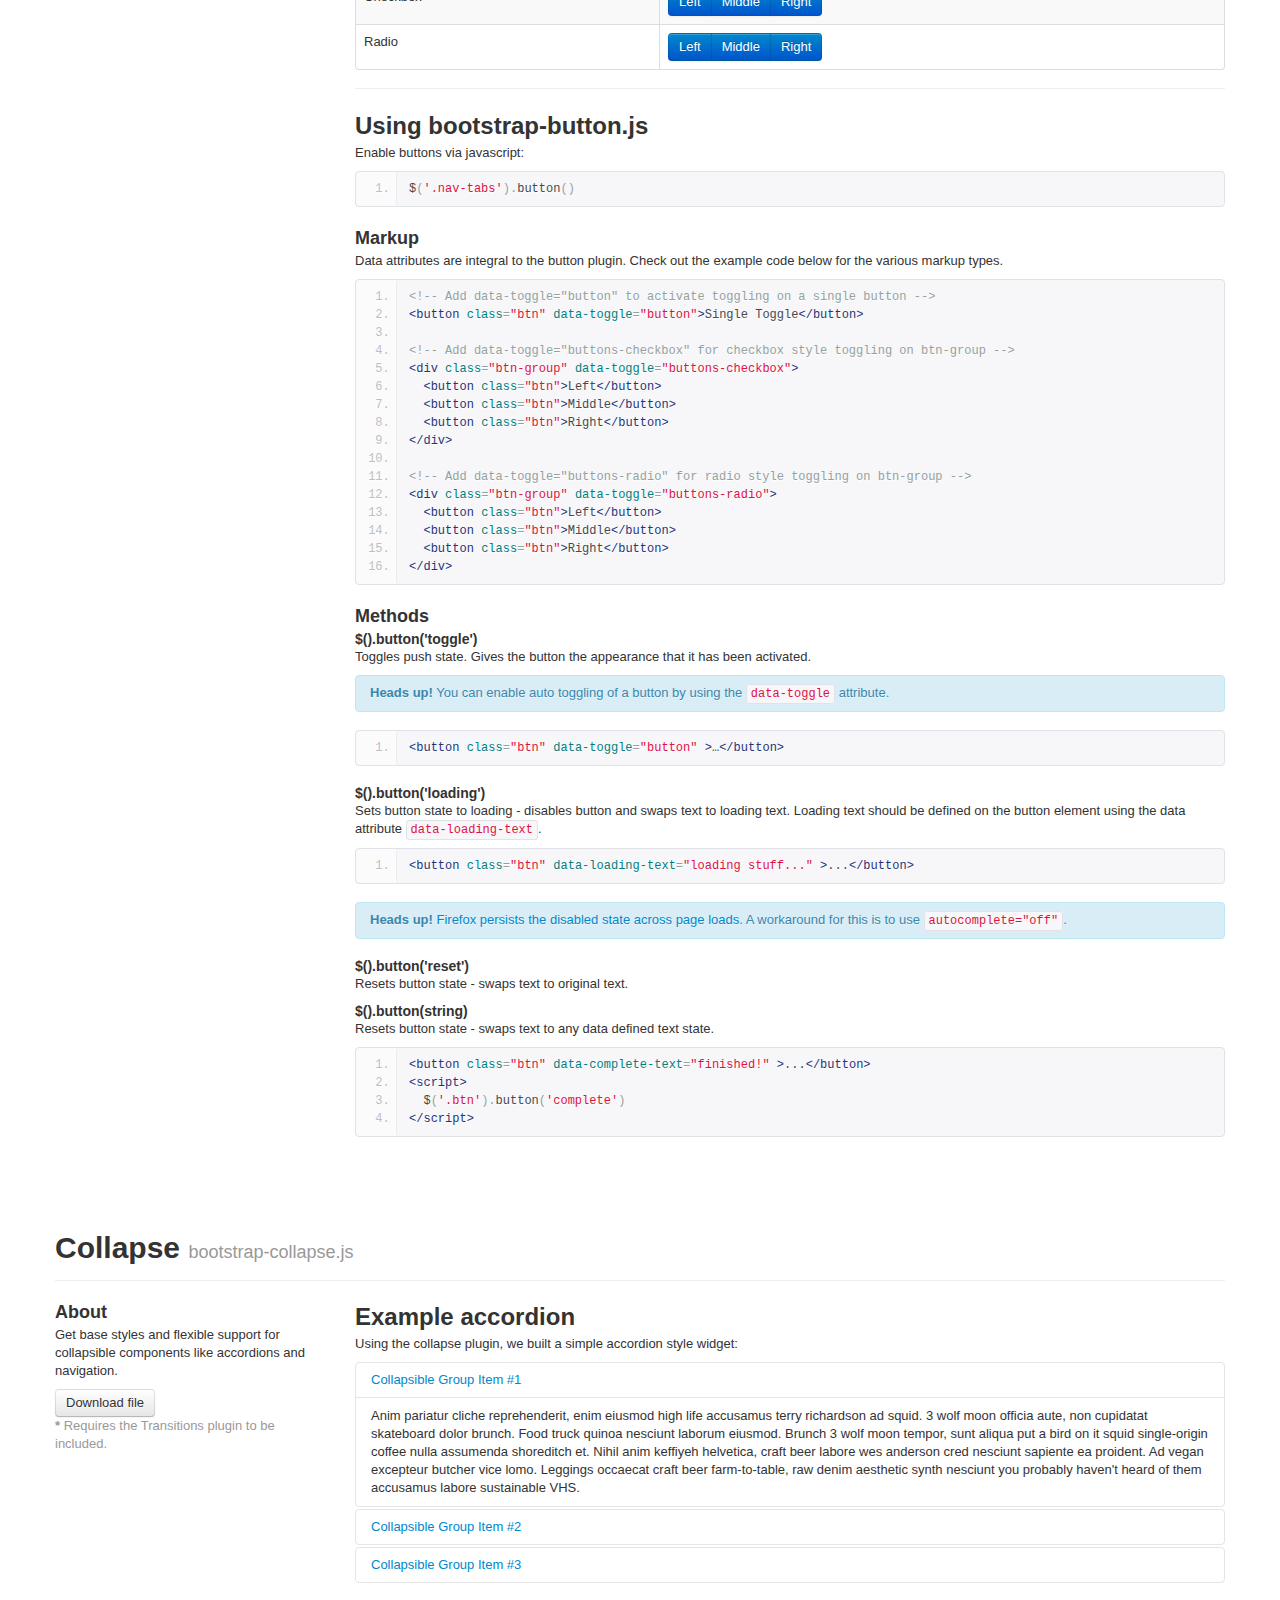
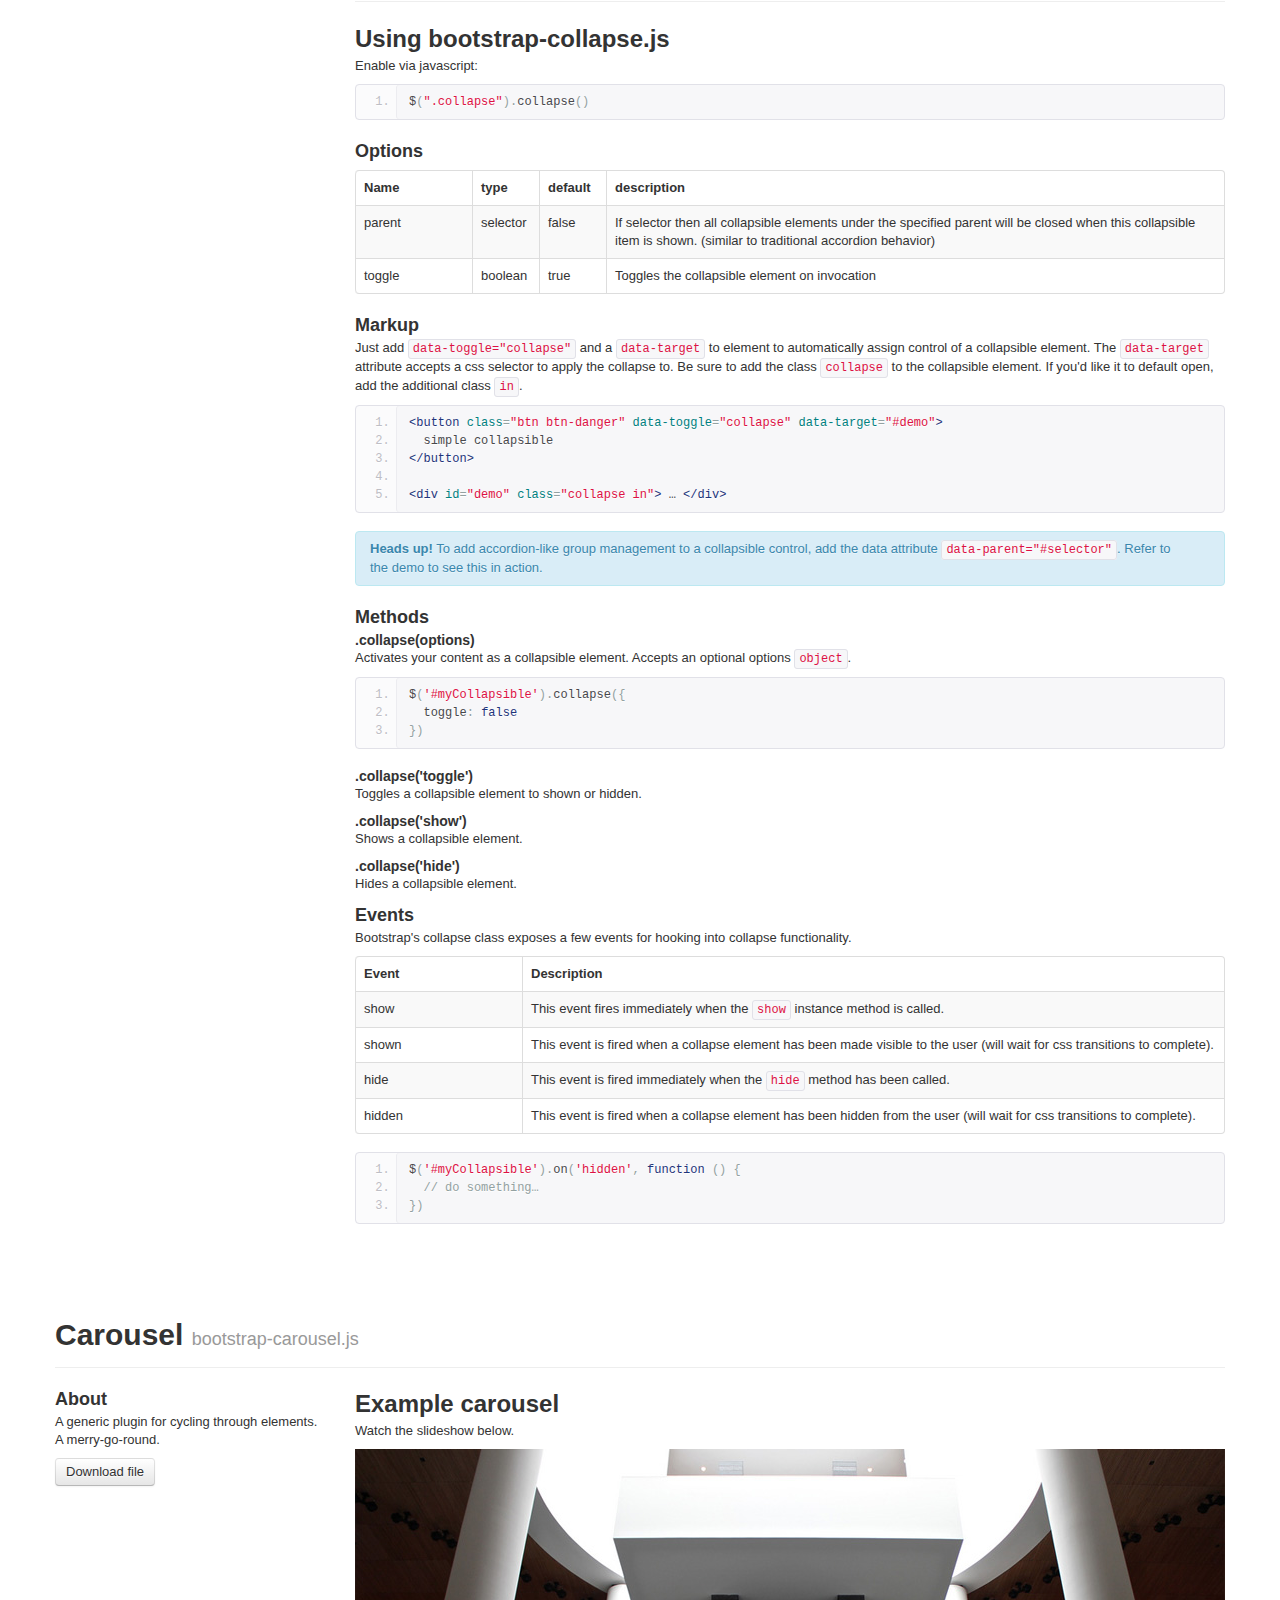
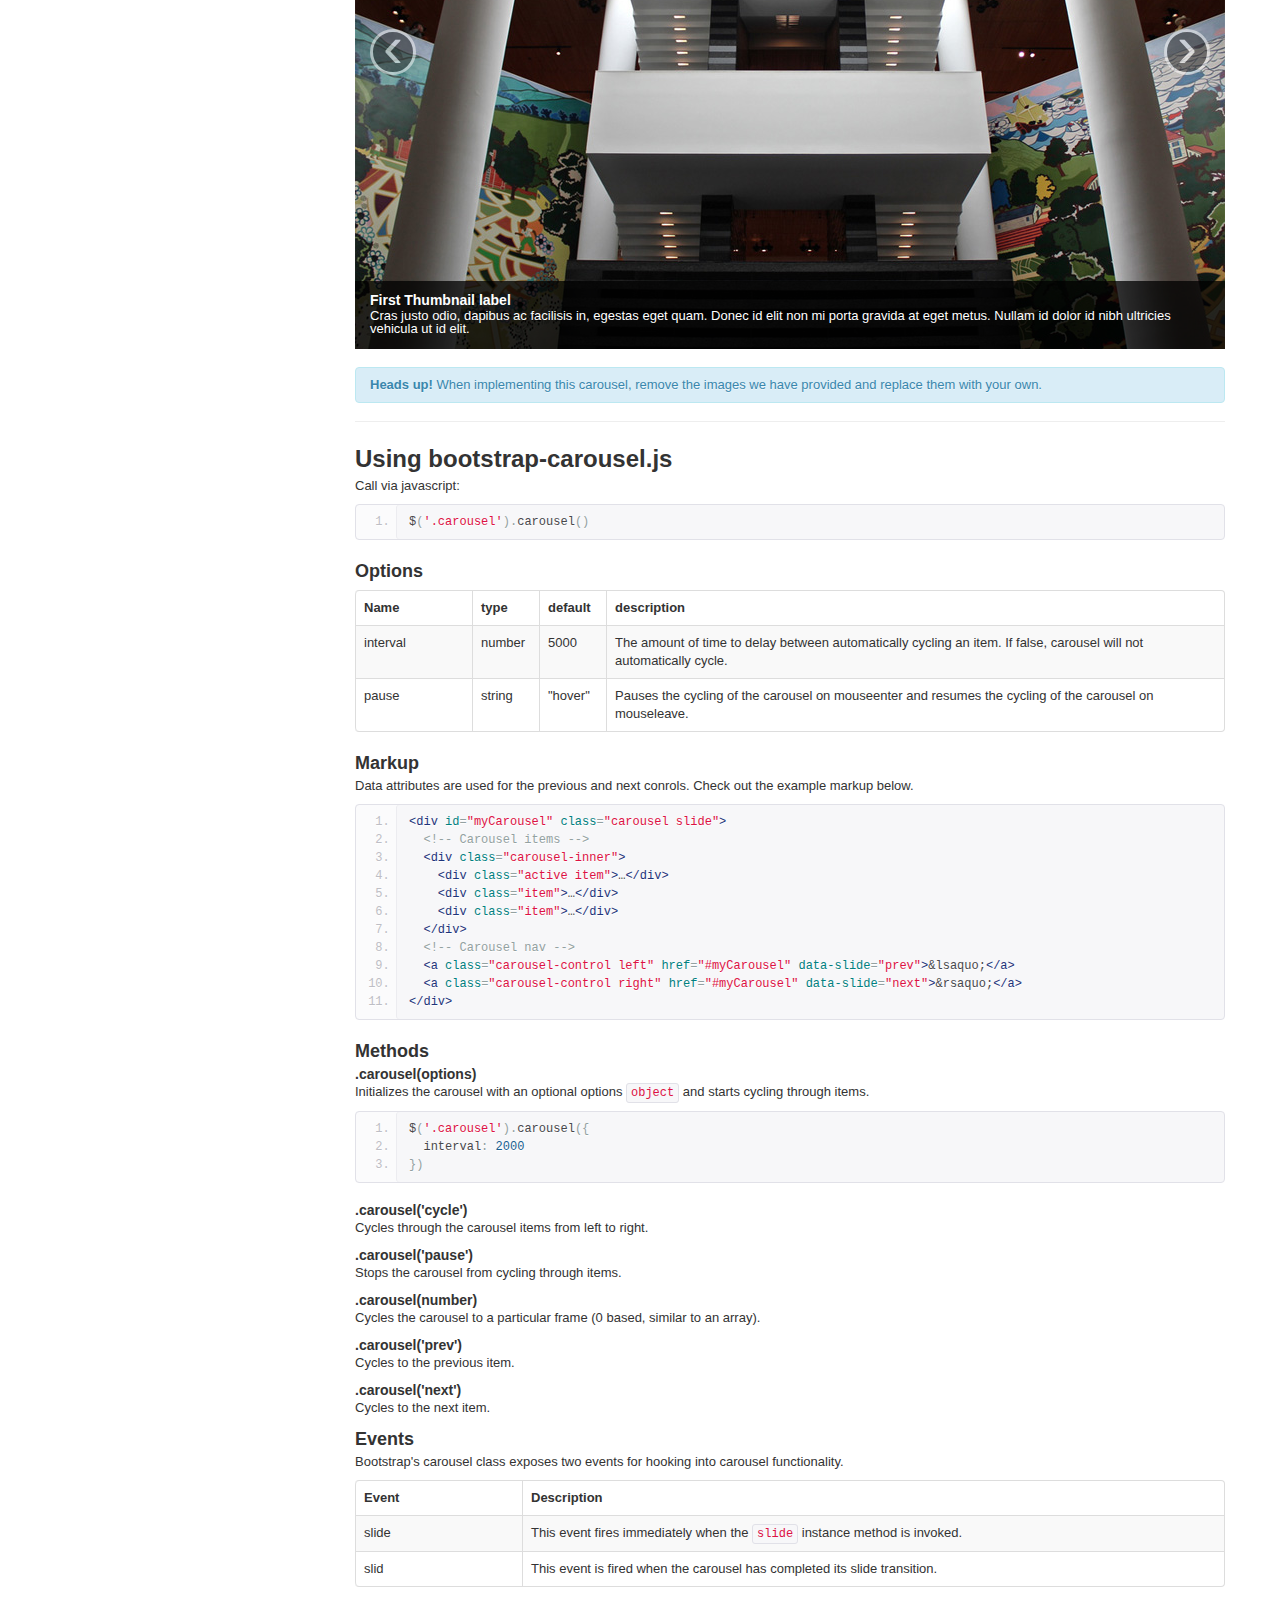
<file: For_programmers/bootstrap/docs/javascript.html>
<!DOCTYPE html>
<html lang="en">
  <head>
    <meta charset="utf-8">
    <title>Javascript · Twitter Bootstrap</title>
    <meta name="viewport" content="width=device-width, initial-scale=1.0">
    <meta name="description" content="">
    <meta name="author" content="">

    <!-- Le styles -->
    <link href="assets/css/bootstrap.css" rel="stylesheet">
    <link href="assets/css/bootstrap-responsive.css" rel="stylesheet">
    <link href="assets/css/docs.css" rel="stylesheet">
    <link href="assets/js/google-code-prettify/prettify.css" rel="stylesheet">

    <!-- Le HTML5 shim, for IE6-8 support of HTML5 elements -->
    <!--[if lt IE 9]>
      <script src="http://html5shim.googlecode.com/svn/trunk/html5.js"></script>
    <![endif]-->

    <!-- Le fav and touch icons -->
    <link rel="shortcut icon" href="assets/ico/favicon.ico">
    <link rel="apple-touch-icon-precomposed" sizes="144x144" href="assets/ico/apple-touch-icon-144-precomposed.png">
    <link rel="apple-touch-icon-precomposed" sizes="114x114" href="assets/ico/apple-touch-icon-114-precomposed.png">
    <link rel="apple-touch-icon-precomposed" sizes="72x72" href="assets/ico/apple-touch-icon-72-precomposed.png">
    <link rel="apple-touch-icon-precomposed" href="assets/ico/apple-touch-icon-57-precomposed.png">

  </head>

  <body data-spy="scroll" data-target=".subnav" data-offset="50">


  <!-- Navbar
    ================================================== -->
    <div class="navbar navbar-fixed-top">
      <div class="navbar-inner">
        <div class="container">
          <button type="button"class="btn btn-navbar" data-toggle="collapse" data-target=".nav-collapse">
            <span class="icon-bar"></span>
            <span class="icon-bar"></span>
            <span class="icon-bar"></span>
          </button>
          <a class="brand" href="./index.html">Bootstrap</a>
          <div class="nav-collapse collapse">
            <ul class="nav">
              <li class="">
                <a href="./index.html">Overview</a>
              </li>
              <li class="">
                <a href="./scaffolding.html">Scaffolding</a>
              </li>
              <li class="">
                <a href="./base-css.html">Base CSS</a>
              </li>
              <li class="">
                <a href="./components.html">Components</a>
              </li>
              <li class="active">
                <a href="./javascript.html">Javascript plugins</a>
              </li>
              <li class="">
                <a href="./less.html">Using LESS</a>
              </li>
              <li class="divider-vertical"></li>
              <li class="">
                <a href="./download.html">Customize</a>
              </li>
              <li class="">
                <a href="./examples.html">Examples</a>
              </li>
            </ul>
          </div>
        </div>
      </div>
    </div>

    <div class="container">

      <!-- Masthead
      ================================================== -->
      <header class="jumbotron subhead" id="overview">
        <h1>Javascript for Bootstrap</h1>
        <p class="lead">Bring Bootstrap's components to life&mdash;now with 12 custom <a href="http://jquery.com/" target="_blank">jQuery</a> plugins.
        <div class="subnav">
          <ul class="nav nav-pills">
            <li><a href="#javascript">All plugins</a></li>
            <li><a href="#modals">Modal</a></li>
            <li><a href="#dropdowns">Dropdown</a></li>
            <li><a href="#scrollspy">Scrollspy</a></li>
            <li><a href="#tabs">Tab</a></li>
            <li><a href="#tooltips">Tooltip</a></li>
            <li><a href="#popovers">Popover</a></li>
            <li><a href="#alerts">Alert</a></li>
            <li><a href="#buttons">Button</a></li>
            <li><a href="#collapse">Collapse</a></li>
            <li><a href="#carousel">Carousel</a></li>
            <li><a href="#typeahead">Typeahead</a></li>
          </ul>
        </div>
      </header>


      <!-- Using Javascript w/ Bootstrap
      ================================================== -->
      <section id="javascript">
        <div class="page-header">
          <h1>jQuery plugins <small>A dozen Bootstrap plugins to get you started</small></h1>
        </div>
      <div class="row">
        <div class="span3">
          <h3><a href="./javascript.html#modals">Modals</a></h3>
          <p>A streamlined, but flexible, take on the traditional javascript modal plugin with only the minimum required functionality and smart defaults.</p>
        </div>
        <div class="span3">
          <h3><a href="./javascript.html#dropdowns">Dropdowns</a></h3>
          <p>Add dropdown menus to nearly anything in Bootstrap with this simple plugin. Bootstrap features full dropdown menu support on in the navbar, tabs, and pills.</p>
        </div>
        <div class="span3">
          <h3><a href="./javascript.html#scrollspy">Scrollspy</a></h3>
          <p>Use scrollspy to automatically update the links in your navbar to show the current active link based on scroll position.</p>
        </div>
        <div class="span3">
          <h3><a href="./javascript.html#tabs">Togglable tabs</a></h3>
          <p>Use this plugin to make tabs and pills more useful by allowing them to toggle through tabbable panes of local content.</p>
        </div>
      </div> <!-- /row -->
      <div class="row">
        <div class="span3">
          <h3><a href="./javascript.html#tooltips">Tooltips</a></h3>
          <p>A new take on the jQuery Tipsy plugin, Tooltips don't rely on images&mdash;they use CSS3 for animations and data-attributes for local title storage.</p>
        </div>
        <div class="span3">
          <h3><a href="./javascript.html#popovers">Popovers</a> <small class="muted">*</small></h3>
          <p>Add small overlays of content, like those on the iPad, to any element for housing secondary information.</p>
          <p class="muted"><strong>*</strong> Requires <a href="#tooltips">Tooltips</a> to be included</p>
        </div>
        <div class="span3">
          <h3><a href="./javascript.html#alerts">Alert messages</a></h3>
          <p>The alert plugin is a tiny class for adding close functionality to alerts.</p>
        </div>
        <div class="span3">
          <h3><a href="./javascript.html#buttons">Buttons</a></h3>
          <p>Do more with buttons. Control button states or create groups of buttons for more components like toolbars.</p>
        </div>
      </div> <!-- /row -->
      <div class="row" style="margin-bottom: 9px;">
        <div class="span3">
          <h3><a href="./javascript.html#collapse">Collapse</a></h3>
          <p>Get base styles and flexible support for collapsible components like accordions and navigation.</p>
        </div>
        <div class="span3">
          <h3><a href="./javascript.html#carousel">Carousel</a></h3>
          <p>Create a merry-go-round of any content you wish to provide an interactive slideshow of content.</p>
        </div>
        <div class="span3">
          <h3><a href="./javascript.html#typeahead">Typeahead</a></h3>
          <p>A basic, easily extended plugin for quickly creating elegant typeaheads with any form text input.</p>
        </div>
        <div class="span3">
          <h3>Transitions <small class="muted">*</small></h3>
          <p>For simple transition effects, include bootstrap-transition.js once to slide in modals or fade out alerts.</p>
          <p class="muted"><strong>*</strong> Required for animation in plugins</p>
        </div>
      </div> <!-- /row -->
      <div class="alert alert-info"><strong>Heads up!</strong> All javascript plugins require the latest version of jQuery.</div>
    </section>



    <!-- Modal
    ================================================== -->
    <section id="modals">
      <div class="page-header">
        <h1>Modals <small>bootstrap-modal.js</small></h1>
      </div>
      <div class="row">
        <div class="span3 columns">
          <h3>About modals</h3>
          <p>A streamlined, but flexible, take on the traditional javascript modal plugin with only the minimum required functionality and smart defaults.</p>
          <a href="assets/js/bootstrap-modal.js" target="_blank" class="btn">Download file</a>
        </div>
        <div class="span9 columns">
          <h2>Static example</h2>
          <p>Below is a statically rendered modal.</p>
          <div class="well modal-example" style="background-color: #888; border: none;">
            <div class="modal" style="position: relative; top: auto; left: auto; margin: 0 auto; z-index: 1; max-width: 100%;">
              <div class="modal-header">
                <button type="button" class="close" data-dismiss="modal">&times;</button>
                <h3>Modal header</h3>
              </div>
              <div class="modal-body">
                <p>One fine body…</p>
              </div>
              <div class="modal-footer">
                <a href="#" class="btn">Close</a>
                <a href="#" class="btn btn-primary">Save changes</a>
              </div>
            </div>
          </div> <!-- /well -->

          <h2>Live demo</h2>
          <p>Toggle a modal via javascript by clicking the button below. It will slide down and fade in from the top of the page.</p>
          <!-- sample modal content -->
          <div id="myModal" class="modal hide fade">
            <div class="modal-header">
              <button type="button" class="close" data-dismiss="modal">&times;</button>
              <h3>Modal Heading</h3>
            </div>
            <div class="modal-body">
              <h4>Text in a modal</h4>
              <p>Duis mollis, est non commodo luctus, nisi erat porttitor ligula, eget lacinia odio sem.</p>

              <h4>Popover in a modal</h4>
              <p>This <a href="#" class="btn popover-test" title="A Title" data-content="And here's some amazing content. It's very engaging. right?">button</a> should trigger a popover on hover.</p>

              <h4>Tooltips in a modal</h4>
              <p><a href="#" class="tooltip-test" title="Tooltip">This link</a> and <a href="#" class="tooltip-test" title="Tooltip">that link</a> should have tooltips on hover.</p>

              <hr>

              <h4>Overflowing text to show optional scrollbar</h4>
              <p>We set a fixed <code>max-height</code> on the <code>.modal-body</code>. Watch it overflow with all this extra lorem ipsum text we've included.</p>
              <p>Cras mattis consectetur purus sit amet fermentum. Cras justo odio, dapibus ac facilisis in, egestas eget quam. Morbi leo risus, porta ac consectetur ac, vestibulum at eros.</p>
              <p>Praesent commodo cursus magna, vel scelerisque nisl consectetur et. Vivamus sagittis lacus vel augue laoreet rutrum faucibus dolor auctor.</p>
              <p>Aenean lacinia bibendum nulla sed consectetur. Praesent commodo cursus magna, vel scelerisque nisl consectetur et. Donec sed odio dui. Donec ullamcorper nulla non metus auctor fringilla.</p>
              <p>Cras mattis consectetur purus sit amet fermentum. Cras justo odio, dapibus ac facilisis in, egestas eget quam. Morbi leo risus, porta ac consectetur ac, vestibulum at eros.</p>
              <p>Praesent commodo cursus magna, vel scelerisque nisl consectetur et. Vivamus sagittis lacus vel augue laoreet rutrum faucibus dolor auctor.</p>
              <p>Aenean lacinia bibendum nulla sed consectetur. Praesent commodo cursus magna, vel scelerisque nisl consectetur et. Donec sed odio dui. Donec ullamcorper nulla non metus auctor fringilla.</p>
            </div>
            <div class="modal-footer">
              <a href="#" class="btn" data-dismiss="modal" >Close</a>
              <a href="#" class="btn btn-primary">Save changes</a>
            </div>
          </div>
          <a data-toggle="modal" href="#myModal" class="btn btn-primary btn-large">Launch demo modal</a>

          <hr>

          <h2>Using bootstrap-modal</h2>
          <p>Call the modal via javascript:</p>
          <pre class="prettyprint linenums">$('#myModal').modal(options)</pre>
          <h3>Options</h3>
          <table class="table table-bordered table-striped">
            <thead>
             <tr>
               <th style="width: 100px;">Name</th>
               <th style="width: 50px;">type</th>
               <th style="width: 50px;">default</th>
               <th>description</th>
             </tr>
            </thead>
            <tbody>
             <tr>
               <td>backdrop</td>
               <td>boolean</td>
               <td>true</td>
               <td>Includes a modal-backdrop element. Alternatively, specify <code>static</code> for a backdrop which doesn't close the modal on click.</td>
             </tr>
             <tr>
               <td>keyboard</td>
               <td>boolean</td>
               <td>true</td>
               <td>Closes the modal when escape key is pressed</td>
             </tr>
             <tr>
               <td>show</td>
               <td>boolean</td>
               <td>true</td>
               <td>Shows the modal when initialized.</td>
             </tr>
            </tbody>
          </table>
          <h3>Markup</h3>
          <p>You can activate modals on your page easily without having to write a single line of javascript. Just set <code>data-toggle="modal"</code> on a controller element with a <code>data-target="#foo"</code> or <code>href="#foo"</code> which corresponds to a modal element id, and when clicked, it will launch your modal.</p>
          <p>Also, to add options to your modal instance, just include them as additional data attributes on either the control element or the modal markup itself.</p>
<pre class="prettyprint linenums">
&lt;a class="btn" data-toggle="modal" href="#myModal" &gt;Launch Modal&lt;/a&gt;
</pre>

<pre class="prettyprint linenums">
&lt;div class="modal hide" id="myModal"&gt;
  &lt;div class="modal-header"&gt;
    &lt;button type="button" class="close" data-dismiss="modal"&gt;&times;&lt;/button&gt;
    &lt;h3&gt;Modal header&lt;/h3&gt;
  &lt;/div&gt;
  &lt;div class="modal-body"&gt;
    &lt;p&gt;One fine body…&lt;/p&gt;
  &lt;/div&gt;
  &lt;div class="modal-footer"&gt;
    &lt;a href="#" class="btn" data-dismiss="modal"&gt;Close&lt;/a&gt;
    &lt;a href="#" class="btn btn-primary"&gt;Save changes&lt;/a&gt;
  &lt;/div&gt;
&lt;/div&gt;
</pre>
          <div class="alert alert-info">
            <strong>Heads up!</strong> If you want your modal to animate in and out, just add a <code>.fade</code> class to the <code>.modal</code> element (refer to the demo to see this in action) and include bootstrap-transition.js.
          </div>
          <h3>Methods</h3>
          <h4>.modal(options)</h4>
          <p>Activates your content as a modal. Accepts an optional options <code>object</code>.</p>
<pre class="prettyprint linenums">
$('#myModal').modal({
  keyboard: false
})</pre>
          <h4>.modal('toggle')</h4>
          <p>Manually toggles a modal.</p>
          <pre class="prettyprint linenums">$('#myModal').modal('toggle')</pre>
          <h4>.modal('show')</h4>
          <p>Manually opens a modal.</p>
          <pre class="prettyprint linenums">$('#myModal').modal('show')</pre>
          <h4>.modal('hide')</h4>
          <p>Manually hides a modal.</p>
          <pre class="prettyprint linenums">$('#myModal').modal('hide')</pre>
          <h3>Events</h3>
          <p>Bootstrap's modal class exposes a few events for hooking into modal functionality.</p>
          <table class="table table-bordered table-striped">
            <thead>
             <tr>
               <th style="width: 150px;">Event</th>
               <th>Description</th>
             </tr>
            </thead>
            <tbody>
             <tr>
               <td>show</td>
               <td>This event fires immediately when the <code>show</code> instance method is called.</td>
             </tr>
             <tr>
               <td>shown</td>
               <td>This event is fired when the modal has been made visible to the user (will wait for css transitions to complete).</td>
             </tr>
             <tr>
               <td>hide</td>
               <td>This event is fired immediately when the <code>hide</code> instance method has been called.</td>
             </tr>
             <tr>
               <td>hidden</td>
               <td>This event is fired when the modal has finished being hidden from the user (will wait for css transitions to complete).</td>
             </tr>
            </tbody>
          </table>

<pre class="prettyprint linenums">
$('#myModal').on('hidden', function () {
  // do something…
})</pre>
        </div>
      </div>
    </section>



    <!-- Dropdown
    ================================================== -->
    <section id="dropdowns">
      <div class="page-header">
        <h1>Dropdowns <small>bootstrap-dropdown.js</small></h1>
      </div>
      <div class="row">
        <div class="span3 columns">
          <h3>About dropdowns</h3>
          <p>Add dropdown menus to nearly anything in Bootstrap with this simple plugin. Bootstrap features full dropdown menu support on in the navbar, tabs, and pills.</p>
          <a href="assets/js/bootstrap-dropdown.js" target="_blank" class="btn">Download file</a>
        </div>
        <div class="span9 columns">
          <h2>Examples</h2>
          <p>Click on the dropdown nav links in the navbar and pills below to test dropdowns.</p>
          <div id="navbar-example" class="navbar navbar-static">
            <div class="navbar-inner">
              <div class="container" style="width: auto;">
                <a class="brand" href="#">Project Name</a>
                <ul class="nav">
                  <li class="dropdown">
                    <a href="#" class="dropdown-toggle" data-toggle="dropdown">Dropdown <b class="caret"></b></a>
                    <ul class="dropdown-menu">
                      <li><a href="#">Action</a></li>
                      <li><a href="#">Another action</a></li>
                      <li><a href="#">Something else here</a></li>
                      <li class="divider"></li>
                      <li><a href="#">Separated link</a></li>
                    </ul>
                  </li>
                  <li class="dropdown">
                    <a href="#" class="dropdown-toggle" data-toggle="dropdown">Dropdown 2 <b class="caret"></b></a>
                    <ul class="dropdown-menu">
                      <li><a href="#">Action</a></li>
                      <li><a href="#">Another action</a></li>
                      <li><a href="#">Something else here</a></li>
                      <li class="divider"></li>
                      <li><a href="#">Separated link</a></li>
                    </ul>
                  </li>
                </ul>
                <ul class="nav pull-right">
                  <li id="fat-menu" class="dropdown">
                    <a href="#" class="dropdown-toggle" data-toggle="dropdown">Dropdown 3 <b class="caret"></b></a>
                    <ul class="dropdown-menu">
                      <li><a href="#">Action</a></li>
                      <li><a href="#">Another action</a></li>
                      <li><a href="#">Something else here</a></li>
                      <li class="divider"></li>
                      <li><a href="#">Separated link</a></li>
                    </ul>
                  </li>
                </ul>
              </div>
            </div>
          </div> <!-- /navbar-example -->

          <ul class="nav nav-pills">
            <li class="active"><a href="#">Regular link</a></li>
            <li class="dropdown">
              <a class="dropdown-toggle" data-toggle="dropdown" href="#">Dropdown <b class="caret"></b></a>
              <ul id="menu1" class="dropdown-menu">
                <li><a href="#">Action</a></li>
                <li><a href="#">Another action</a></li>
                <li><a href="#">Something else here</a></li>
                <li class="divider"></li>
                <li><a href="#">Separated link</a></li>
              </ul>
            </li>
            <li class="dropdown">
              <a class="dropdown-toggle" data-toggle="dropdown" href="#">Dropdown 2 <b class="caret"></b></a>
              <ul id="menu2" class="dropdown-menu">
                <li><a href="#">Action</a></li>
                <li><a href="#">Another action</a></li>
                <li><a href="#">Something else here</a></li>
                <li class="divider"></li>
                <li><a href="#">Separated link</a></li>
              </ul>
            </li>
            <li class="dropdown">
              <a class="dropdown-toggle" data-toggle="dropdown" href="#">Dropdown 3 <b class="caret"></b></a>
              <ul id="menu3" class="dropdown-menu">
                <li><a href="#">Action</a></li>
                <li><a href="#">Another action</a></li>
                <li><a href="#">Something else here</a></li>
                <li class="divider"></li>
                <li><a href="#">Separated link</a></li>
              </ul>
            </li>
          </ul> <!-- /tabs -->

          <hr>

          <h2>Using bootstrap-dropdown.js</h2>
          <p>Call the dropdowns via javascript:</p>
          <pre class="prettyprint linenums">$('.dropdown-toggle').dropdown()</pre>
          <h3>Markup</h3>
          <p>To quickly add dropdown functionality to any element just add <code>data-toggle="dropdown"</code> and any valid bootstrap dropdown will automatically be activated.</p>
          <div class="alert alert-info">
            <strong>Heads up!</strong> You may optionally target a specific dropdown by using <code>data-target="#fat"</code> or <code>href="#fat"</code>.
          </div>

<pre class="prettyprint linenums">
&lt;ul class="nav nav-pills"&gt;
  &lt;li class="active"&gt;&lt;a href="#"&gt;Regular link&lt;/a&gt;&lt;/li&gt;
  &lt;li class="dropdown" id="menu1"&gt;
    &lt;a class="dropdown-toggle" data-toggle="dropdown" href="#menu1"&gt;
      Dropdown
      &lt;b class="caret"&gt;&lt;/b&gt;
    &lt;/a&gt;
    &lt;ul class="dropdown-menu"&gt;
      &lt;li&gt;&lt;a href="#"&gt;Action&lt;/a&gt;&lt;/li&gt;
      &lt;li&gt;&lt;a href="#"&gt;Another action&lt;/a&gt;&lt;/li&gt;
      &lt;li&gt;&lt;a href="#"&gt;Something else here&lt;/a&gt;&lt;/li&gt;
      &lt;li class="divider"&gt;&lt;/li&gt;
      &lt;li&gt;&lt;a href="#"&gt;Separated link&lt;/a&gt;&lt;/li&gt;
    &lt;/ul&gt;
  &lt;/li&gt;
  ...
&lt;/ul&gt;</pre>
          <p>To keep URLs intact, use the <code>data-target</code> attribute instead of <code>href="#"</code>.</p>
<pre class="prettyprint linenums">
&lt;ul class="nav nav-pills"&gt;
  &lt;li class="dropdown"&gt;
    &lt;a class="dropdown-toggle" data-toggle="dropdown" data-target="#" href="path/to/page.html"&gt;
      Dropdown
      &lt;b class="caret"&gt;&lt;/b&gt;
    &lt;/a&gt;
    &lt;ul class="dropdown-menu"&gt;
      ...
    &lt;/ul&gt;
  &lt;/li&gt;
&lt;/ul&gt;
</pre>
          <h3>Methods</h3>
          <h4>$().dropdown()</h4>
          <p>A programatic api for activating menus for a given navbar or tabbed navigation.</p>
        </div>
      </div>
    </section>



   <!-- ScrollSpy
    ================================================== -->
    <section id="scrollspy">
      <div class="page-header">
        <h1>ScrollSpy <small>bootstrap-scrollspy.js</small></h1>
      </div>
      <div class="row">
        <div class="span3 columns">
          <p>The ScrollSpy plugin is for automatically updating nav targets based on scroll position.</p>
          <a href="assets/js/bootstrap-scrollspy.js" target="_blank" class="btn">Download file</a>
        </div>
        <div class="span9 columns">
          <h2>Example navbar with scrollspy</h2>
          <p>Scroll the area below and watch the navigation update. The dropdown sub items will be highlighted as well. Try it!</p>
          <div id="navbarExample" class="navbar navbar-static">
            <div class="navbar-inner">
              <div class="container" style="width: auto;">
                <a class="brand" href="#">Project Name</a>
                <ul class="nav">
                  <li><a href="#fat">@fat</a></li>
                  <li><a href="#mdo">@mdo</a></li>
                  <li class="dropdown">
                    <a href="#" class="dropdown-toggle" data-toggle="dropdown">Dropdown <b class="caret"></b></a>
                    <ul class="dropdown-menu">
                      <li><a href="#one">one</a></li>
                      <li><a href="#two">two</a></li>
                      <li class="divider"></li>
                      <li><a href="#three">three</a></li>
                    </ul>
                  </li>
                </ul>
              </div>
            </div>
          </div>
          <div data-spy="scroll" data-target="#navbarExample" data-offset="0" class="scrollspy-example">
            <h4 id="fat">@fat</h4>
            <p>
            Ad leggings keytar, brunch id art party dolor labore. Pitchfork yr enim lo-fi before they sold out qui. Tumblr farm-to-table bicycle rights whatever. Anim keffiyeh carles cardigan. Velit seitan mcsweeney's photo booth 3 wolf moon irure. Cosby sweater lomo jean shorts, williamsburg hoodie minim qui you probably haven't heard of them et cardigan trust fund culpa biodiesel wes anderson aesthetic. Nihil tattooed accusamus, cred irony biodiesel keffiyeh artisan ullamco consequat.
            </p>
            <h4 id="mdo">@mdo</h4>
            <p>
            Veniam marfa mustache skateboard, adipisicing fugiat velit pitchfork beard. Freegan beard aliqua cupidatat mcsweeney's vero. Cupidatat four loko nisi, ea helvetica nulla carles. Tattooed cosby sweater food truck, mcsweeney's quis non freegan vinyl. Lo-fi wes anderson +1 sartorial. Carles non aesthetic exercitation quis gentrify. Brooklyn adipisicing craft beer vice keytar deserunt.
            </p>
            <h4 id="one">one</h4>
            <p>
            Occaecat commodo aliqua delectus. Fap craft beer deserunt skateboard ea. Lomo bicycle rights adipisicing banh mi, velit ea sunt next level locavore single-origin coffee in magna veniam. High life id vinyl, echo park consequat quis aliquip banh mi pitchfork. Vero VHS est adipisicing. Consectetur nisi DIY minim messenger bag. Cred ex in, sustainable delectus consectetur fanny pack iphone.
            </p>
            <h4 id="two">two</h4>
            <p>
            In incididunt echo park, officia deserunt mcsweeney's proident master cleanse thundercats sapiente veniam. Excepteur VHS elit, proident shoreditch +1 biodiesel laborum craft beer. Single-origin coffee wayfarers irure four loko, cupidatat terry richardson master cleanse. Assumenda you probably haven't heard of them art party fanny pack, tattooed nulla cardigan tempor ad. Proident wolf nesciunt sartorial keffiyeh eu banh mi sustainable. Elit wolf voluptate, lo-fi ea portland before they sold out four loko. Locavore enim nostrud mlkshk brooklyn nesciunt.
            </p>
            <h4 id="three">three</h4>
            <p>
            Ad leggings keytar, brunch id art party dolor labore. Pitchfork yr enim lo-fi before they sold out qui. Tumblr farm-to-table bicycle rights whatever. Anim keffiyeh carles cardigan. Velit seitan mcsweeney's photo booth 3 wolf moon irure. Cosby sweater lomo jean shorts, williamsburg hoodie minim qui you probably haven't heard of them et cardigan trust fund culpa biodiesel wes anderson aesthetic. Nihil tattooed accusamus, cred irony biodiesel keffiyeh artisan ullamco consequat.
            </p>
            <p>Keytar twee blog, culpa messenger bag marfa whatever delectus food truck. Sapiente synth id assumenda. Locavore sed helvetica cliche irony, thundercats you probably haven't heard of them consequat hoodie gluten-free lo-fi fap aliquip. Labore elit placeat before they sold out, terry richardson proident brunch nesciunt quis cosby sweater pariatur keffiyeh ut helvetica artisan. Cardigan craft beer seitan readymade velit. VHS chambray laboris tempor veniam. Anim mollit minim commodo ullamco thundercats.
            </p>
          </div>
          <hr>
          <h2>Using bootstrap-scrollspy.js</h2>
          <p>Call the scrollspy via javascript:</p>
          <pre class="prettyprint linenums">$('#navbar').scrollspy()</pre>
          <h3>Markup</h3>
          <p>To easily add scrollspy behavior to your topbar navigation, just add <code>data-spy="scroll"</code> to the element you want to spy on (most typically this would be the body).</p>
          <pre class="prettyprint linenums">&lt;body data-spy="scroll" &gt;...&lt;/body&gt;</pre>
          <div class="alert alert-info">
            <strong>Heads up!</strong>
            Navbar links must have resolvable id targets. For example, a <code>&lt;a href="#home"&gt;home&lt;/a&gt;</code> must correspond to something in the dom like <code>&lt;div id="home"&gt;&lt;/div&gt;</code>.
          </div>
          <h3>Methods</h3>
          <h4>.scrollspy('refresh')</h4>
          <p>When using scrollspy in conjunction with adding or removing of elements from the DOM, you'll need to call the refresh method like so:</p>
<pre class="prettyprint linenums">
$('[data-spy="scroll"]').each(function () {
  var $spy = $(this).scrollspy('refresh')
});
</pre>
          <h3>Options</h3>
          <table class="table table-bordered table-striped">
            <thead>
             <tr>
               <th style="width: 100px;">Name</th>
               <th style="width: 100px;">type</th>
               <th style="width: 50px;">default</th>
               <th>description</th>
             </tr>
            </thead>
            <tbody>
             <tr>
               <td>offset</td>
               <td>number</td>
               <td>10</td>
               <td>Pixels to offset from top when calculating position of scroll.</td>
             </tr>
            </tbody>
          </table>
           <h3>Events</h3>
          <table class="table table-bordered table-striped">
            <thead>
             <tr>
               <th style="width: 150px;">Event</th>
               <th>Description</th>
             </tr>
            </thead>
            <tbody>
             <tr>
               <td>activate</td>
               <td>This event fires whenever a new item becomes activated by the scrollspy.</td>
            </tr>
            </tbody>
          </table>
        </div>
      </div>
    </section>



    <!-- Tabs
    ================================================== -->
    <section id="tabs">
      <div class="page-header">
        <h1>Togglable tabs <small>bootstrap-tab.js</small></h1>
      </div>
      <div class="row">
        <div class="span3 columns">
          <p>This plugin adds quick, dynamic tab and pill functionality for transitioning through local content.</p>
          <a href="assets/js/bootstrap-tab.js" target="_blank" class="btn">Download file</a>
        </div>
        <div class="span9 columns">
          <h2>Example tabs</h2>
          <p>Click the tabs below to toggle between hidden panes, even via dropdown menus.</p>
          <ul id="myTab" class="nav nav-tabs">
            <li class="active"><a href="#home" data-toggle="tab">Home</a></li>
            <li><a href="#profile" data-toggle="tab">Profile</a></li>
            <li class="dropdown">
              <a href="#" class="dropdown-toggle" data-toggle="dropdown">Dropdown <b class="caret"></b></a>
              <ul class="dropdown-menu">
                <li><a href="#dropdown1" data-toggle="tab">@fat</a></li>
                <li><a href="#dropdown2" data-toggle="tab">@mdo</a></li>
              </ul>
            </li>
          </ul>
          <div id="myTabContent" class="tab-content">
            <div class="tab-pane fade in active" id="home">
              <p>Raw denim you probably haven't heard of them jean shorts Austin. Nesciunt tofu stumptown aliqua, retro synth master cleanse. Mustache cliche tempor, williamsburg carles vegan helvetica. Reprehenderit butcher retro keffiyeh dreamcatcher synth. Cosby sweater eu banh mi, qui irure terry richardson ex squid. Aliquip placeat salvia cillum iphone. Seitan aliquip quis cardigan american apparel, butcher voluptate nisi qui.</p>
            </div>
            <div class="tab-pane fade" id="profile">
              <p>Food truck fixie locavore, accusamus mcsweeney's marfa nulla single-origin coffee squid. Exercitation +1 labore velit, blog sartorial PBR leggings next level wes anderson artisan four loko farm-to-table craft beer twee. Qui photo booth letterpress, commodo enim craft beer mlkshk aliquip jean shorts ullamco ad vinyl cillum PBR. Homo nostrud organic, assumenda labore aesthetic magna delectus mollit. Keytar helvetica VHS salvia yr, vero magna velit sapiente labore stumptown. Vegan fanny pack odio cillum wes anderson 8-bit, sustainable jean shorts beard ut DIY ethical culpa terry richardson biodiesel. Art party scenester stumptown, tumblr butcher vero sint qui sapiente accusamus tattooed echo park.</p>
            </div>
            <div class="tab-pane fade" id="dropdown1">
              <p>Etsy mixtape wayfarers, ethical wes anderson tofu before they sold out mcsweeney's organic lomo retro fanny pack lo-fi farm-to-table readymade. Messenger bag gentrify pitchfork tattooed craft beer, iphone skateboard locavore carles etsy salvia banksy hoodie helvetica. DIY synth PBR banksy irony. Leggings gentrify squid 8-bit cred pitchfork. Williamsburg banh mi whatever gluten-free, carles pitchfork biodiesel fixie etsy retro mlkshk vice blog. Scenester cred you probably haven't heard of them, vinyl craft beer blog stumptown. Pitchfork sustainable tofu synth chambray yr.</p>
            </div>
            <div class="tab-pane fade" id="dropdown2">
              <p>Trust fund seitan letterpress, keytar raw denim keffiyeh etsy art party before they sold out master cleanse gluten-free squid scenester freegan cosby sweater. Fanny pack portland seitan DIY, art party locavore wolf cliche high life echo park Austin. Cred vinyl keffiyeh DIY salvia PBR, banh mi before they sold out farm-to-table VHS viral locavore cosby sweater. Lomo wolf viral, mustache readymade thundercats keffiyeh craft beer marfa ethical. Wolf salvia freegan, sartorial keffiyeh echo park vegan.</p>
            </div>
          </div>
          <hr>
          <h2>Using bootstrap-tab.js</h2>
          <p>Enable tabbable tabs via javascript (each tab needs to be activated individually):</p>
          <pre class="prettyprint linenums">
$('#myTab a').click(function (e) {
  e.preventDefault();
  $(this).tab('show');
})</pre>
          <p>You can activate individual tabs in several ways:</p>
<pre class="prettyprint linenums">
$('#myTab a[href="#profile"]').tab('show'); // Select tab by name
$('#myTab a:first').tab('show'); // Select first tab
$('#myTab a:last').tab('show'); // Select last tab
$('#myTab li:eq(2) a').tab('show'); // Select third tab (0-indexed)
</pre>
          <h3>Markup</h3>
          <p>You can activate a tab or pill navigation without writing any javascript by simply specifying <code>data-toggle="tab"</code> or <code>data-toggle="pill"</code> on an element. Adding the <code>nav</code> and <code>nav-tabs</code> classes to the tab <code>ul</code> will apply the bootstrap tab styling.</p>
<pre class="prettyprint linenums">
&lt;ul class="nav nav-tabs"&gt;
  &lt;li&gt;&lt;a href="#home" data-toggle="tab"&gt;Home&lt;/a&gt;&lt;/li&gt;
  &lt;li&gt;&lt;a href="#profile" data-toggle="tab"&gt;Profile&lt;/a&gt;&lt;/li&gt;
  &lt;li&gt;&lt;a href="#messages" data-toggle="tab"&gt;Messages&lt;/a&gt;&lt;/li&gt;
  &lt;li&gt;&lt;a href="#settings" data-toggle="tab"&gt;Settings&lt;/a&gt;&lt;/li&gt;
&lt;/ul&gt;</pre>
          <h3>Methods</h3>
          <h4>$().tab</h4>
          <p>
            Activates a tab element and content container. Tab should have either a <code>data-target</code> or an <code>href</code> targeting a container node in the DOM.
          </p>
<pre class="prettyprint linenums">
&lt;ul class="nav nav-tabs" id="myTab"&gt;
  &lt;li class="active"&gt;&lt;a href="#home"&gt;Home&lt;/a&gt;&lt;/li&gt;
  &lt;li&gt;&lt;a href="#profile"&gt;Profile&lt;/a&gt;&lt;/li&gt;
  &lt;li&gt;&lt;a href="#messages"&gt;Messages&lt;/a&gt;&lt;/li&gt;
  &lt;li&gt;&lt;a href="#settings"&gt;Settings&lt;/a&gt;&lt;/li&gt;
&lt;/ul&gt;

&lt;div class="tab-content"&gt;
  &lt;div class="tab-pane active" id="home"&gt;...&lt;/div&gt;
  &lt;div class="tab-pane" id="profile"&gt;...&lt;/div&gt;
  &lt;div class="tab-pane" id="messages"&gt;...&lt;/div&gt;
  &lt;div class="tab-pane" id="settings"&gt;...&lt;/div&gt;
&lt;/div&gt;

&lt;script&gt;
  $(function () {
    $('#myTab a:last').tab('show');
  })
&lt;/script&gt;</pre>
          <h3>Events</h3>
          <table class="table table-bordered table-striped">
            <thead>
             <tr>
               <th style="width: 150px;">Event</th>
               <th>Description</th>
             </tr>
            </thead>
            <tbody>
             <tr>
               <td>show</td>
               <td>This event fires on tab show, but before the new tab has been shown. Use <code>event.target</code> and <code>event.relatedTarget</code> to target the active tab and the previous active tab (if available) respectively.</td>
            </tr>
            <tr>
               <td>shown</td>
               <td>This event fires on tab show after a tab has been shown. Use <code>event.target</code> and <code>event.relatedTarget</code> to target the active tab and the previous active tab (if available) respectively.</td>
             </tr>
            </tbody>
          </table>

          <pre class="prettyprint linenums">
$('a[data-toggle="tab"]').on('shown', function (e) {
  e.target // activated tab
  e.relatedTarget // previous tab
})</pre>
       </div>
      </div>
    </section>


    <!-- Tooltips
    ================================================== -->
    <section id="tooltips">
      <div class="page-header">
        <h1>Tooltips <small>bootstrap-tooltip.js</small></h1>
      </div>
      <div class="row">
        <div class="span3 columns">
          <h3>About Tooltips</h3>
          <p>Inspired by the excellent jQuery.tipsy plugin written by Jason Frame; Tooltips are an updated version, which don't rely on images, use css3 for animations, and data-attributes for local title storage.</p>
          <a href="assets/js/bootstrap-tooltip.js" target="_blank" class="btn">Download file</a>
        </div>
        <div class="span9 columns">
          <h2>Example use of Tooltips</h2>
          <p>Hover over the links below to see tooltips:</p>
          <div class="tooltip-demo well">
            <p class="muted" style="margin-bottom: 0;">Tight pants next level keffiyeh <a href="#" rel="tooltip" title="first tooltip">you probably</a> haven't heard of them. Photo booth beard raw denim letterpress vegan messenger bag stumptown. Farm-to-table seitan, mcsweeney's fixie sustainable quinoa 8-bit american apparel <a href="#" rel="tooltip" title="Another tooltip">have a</a> terry richardson vinyl chambray. Beard stumptown, cardigans banh mi lomo thundercats. Tofu biodiesel williamsburg marfa, four loko mcsweeney's cleanse vegan chambray. A really ironic artisan <a href="#" rel="tooltip" title="Another one here too">whatever keytar</a>, scenester farm-to-table banksy Austin <a href="#" rel="tooltip" title="The last tip!">twitter handle</a> freegan cred raw denim single-origin coffee viral.
            </p>
          </div>
          <hr>
          <h2>Using bootstrap-tooltip.js</h2>
          <p>Trigger the tooltip via javascript:</p>
          <pre class="prettyprint linenums">$('#example').tooltip(options)</pre>
          <h3>Options</h3>
          <table class="table table-bordered table-striped">
            <thead>
             <tr>
               <th style="width: 100px;">Name</th>
               <th style="width: 100px;">type</th>
               <th style="width: 50px;">default</th>
               <th>description</th>
             </tr>
            </thead>
            <tbody>
             <tr>
               <td>animation</td>
               <td>boolean</td>
               <td>true</td>
               <td>apply a css fade transition to the tooltip</td>
             </tr>
             <tr>
               <td>placement</td>
               <td>string|function</td>
               <td>'top'</td>
               <td>how to position the tooltip - top | bottom | left | right</td>
             </tr>
             <tr>
               <td>selector</td>
               <td>string</td>
               <td>false</td>
               <td>If a selector is provided, tooltip objects will be delegated to the specified targets.</td>
             </tr>
             <tr>
               <td>title</td>
               <td>string | function</td>
               <td>''</td>
               <td>default title value if `title` tag isn't present</td>
             </tr>
             <tr>
               <td>trigger</td>
               <td>string</td>
               <td>'hover'</td>
               <td>how tooltip is triggered - hover | focus | manual</td>
             </tr>
             <tr>
               <td>delay</td>
               <td>number | object</td>
               <td>0</td>
               <td>
                <p>delay showing and hiding the tooltip (ms) - does not apply to manual trigger type</p>
                <p>If a number is supplied, delay is applied to both hide/show</p>
                <p>Object structure is: <code>delay: { show: 500, hide: 100 }</code></p>
               </td>
             </tr>
            </tbody>
          </table>
          <div class="alert alert-info">
            <strong>Heads up!</strong>
            Options for individual tooltips can alternatively be specified through the use of data attributes.
          </div>
          <h3>Markup</h3>
          <p>For performance reasons, the Tooltip and Popover data-apis are opt in. If you would like to use them just specify a selector option.</p>
<pre class="prettyprint linenums">
&lt;a href="#" rel="tooltip" title="first tooltip"&gt;hover over me&lt;/a&gt;
</pre>
          <h3>Methods</h3>
          <h4>$().tooltip(options)</h4>
          <p>Attaches a tooltip handler to an element collection.</p>
          <h4>.tooltip('show')</h4>
          <p>Reveals an element's tooltip.</p>
          <pre class="prettyprint linenums">$('#element').tooltip('show')</pre>
          <h4>.tooltip('hide')</h4>
          <p>Hides an element's tooltip.</p>
          <pre class="prettyprint linenums">$('#element').tooltip('hide')</pre>
          <h4>.tooltip('toggle')</h4>
          <p>Toggles an element's tooltip.</p>
          <pre class="prettyprint linenums">$('#element').tooltip('toggle')</pre>
        </div>
      </div>
    </section>



    <!-- Popovers
    ================================================== -->
    <section id="popovers">
      <div class="page-header">
        <h1>Popovers <small>bootstrap-popover.js</small></h1>
      </div>
      <div class="row">
        <div class="span3 columns">
          <h3>About popovers</h3>
          <p>Add small overlays of content, like those on the iPad, to any element for housing secondary information.</p>
          <p class="muted"><strong>*</strong> Requires <a href="#tooltips">Tooltip</a> to be included</p>
          <a href="assets/js/bootstrap-popover.js" target="_blank" class="btn">Download file</a>
        </div>
        <div class="span9 columns">
          <h2>Example hover popover</h2>
          <p>Hover over the button to trigger the popover.</p>
          <div class="well">
            <a href="#" class="btn btn-danger" rel="popover" title="A Title" data-content="And here's some amazing content. It's very engaging. right?">hover for popover</a>
          </div>
          <hr>
          <h2>Using bootstrap-popover.js</h2>
          <p>Enable popovers via javascript:</p>
          <pre class="prettyprint linenums">$('#example').popover(options)</pre>
          <h3>Options</h3>
          <table class="table table-bordered table-striped">
            <thead>
             <tr>
               <th style="width: 100px;">Name</th>
               <th style="width: 100px;">type</th>
               <th style="width: 50px;">default</th>
               <th>description</th>
             </tr>
            </thead>
            <tbody>
             <tr>
               <td>animation</td>
               <td>boolean</td>
               <td>true</td>
               <td>apply a css fade transition to the tooltip</td>
             </tr>
             <tr>
               <td>placement</td>
               <td>string|function</td>
               <td>'right'</td>
               <td>how to position the popover - top | bottom | left | right</td>
             </tr>
             <tr>
               <td>selector</td>
               <td>string</td>
               <td>false</td>
               <td>if a selector is provided, tooltip objects will be delegated to the specified targets</td>
             </tr>
             <tr>
               <td>trigger</td>
               <td>string</td>
               <td>'hover'</td>
               <td>how tooltip is triggered - hover | focus | manual</td>
             </tr>
             <tr>
               <td>title</td>
               <td>string | function</td>
               <td>''</td>
               <td>default title value if `title` attribute isn't present</td>
             </tr>
             <tr>
               <td>content</td>
               <td>string | function</td>
               <td>''</td>
               <td>default content value if `data-content` attribute isn't present</td>
             </tr>
             <tr>
               <td>delay</td>
               <td>number | object</td>
               <td>0</td>
               <td>
                <p>delay showing and hiding the popover (ms) - does not apply to manual trigger type</p>
                <p>If a number is supplied, delay is applied to both hide/show</p>
                <p>Object structure is: <code>delay: { show: 500, hide: 100 }</code></p>
               </td>
             </tr>
            </tbody>
          </table>
          <div class="alert alert-info">
            <strong>Heads up!</strong>
            Options for individual popovers can alternatively be specified through the use of data attributes.
          </div>
          <h3>Markup</h3>
          <p>
          For performance reasons, the Tooltip and Popover data-apis are opt in. If you would like to use them just specify a selector option.
          </p>
          <h3>Methods</h3>
          <h4>$().popover(options)</h4>
          <p>Initializes popovers for an element collection.</p>
          <h4>.popover('show')</h4>
          <p>Reveals an elements popover.</p>
          <pre class="prettyprint linenums">$('#element').popover('show')</pre>
          <h4>.popover('hide')</h4>
          <p>Hides an elements popover.</p>
          <pre class="prettyprint linenums">$('#element').popover('hide')</pre>
          <h4>.popover('toggle')</h4>
          <p>Toggles an elements popover.</p>
          <pre class="prettyprint linenums">$('#element').popover('toggle')</pre>
        </div>
      </div>
    </section>



    <!-- Alert
    ================================================== -->
    <section id="alerts">
      <div class="page-header">
        <h1>Alert messages <small>bootstrap-alert.js</small></h1>
      </div>
      <div class="row">
        <div class="span3 columns">
          <h3>About alerts</h3>
          <p>The alert plugin is a tiny class for adding close functionality to alerts.</p>
          <a href="assets/js/bootstrap-alert.js" target="_blank" class="btn">Download</a>
        </div>
        <div class="span9 columns">
          <h2>Example alerts</h2>
          <p>The alerts plugin works on regular alert messages, and block messages.</p>
          <div class="alert fade in">
            <button type="button" class="close" data-dismiss="alert">&times;</button>
            <strong>Holy guacamole!</strong> Best check yo self, you're not looking too good.
          </div>
          <div class="alert alert-block alert-error fade in">
            <button type="button" class="close" data-dismiss="alert">&times;</button>
            <h4 class="alert-heading">Oh snap! You got an error!</h4>
            <p>Change this and that and try again. Duis mollis, est non commodo luctus, nisi erat porttitor ligula, eget lacinia odio sem nec elit. Cras mattis consectetur purus sit amet fermentum.</p>
            <p>
              <a class="btn btn-danger" href="#">Take this action</a> <a class="btn" href="#">Or do this</a>
            </p>
          </div>
          <hr>
          <h2>Using bootstrap-alert.js</h2>
          <p>Enable dismissal of an alert via javascript:</p>
          <pre class="prettyprint linenums">$(".alert").alert()</pre>
          <h3>Markup</h3>
          <p>Just add <code>data-dismiss="alert"</code> to your close button to automatically give an alert close functionality.</p>
          <pre class="prettyprint linenums">&lt;a class="close" data-dismiss="alert" href="#"&gt;&amp;times;&lt;/a&gt;</pre>
          <h3>Methods</h3>
          <h4>$().alert()</h4>
          <p>Wraps all alerts with close functionality. To have your alerts animate out when closed, make sure they have the <code>.fade</code> and <code>.in</code> class already applied to them.</p>
          <h4>.alert('close')</h4>
          <p>Closes an alert.</p>
          <pre class="prettyprint linenums">$(".alert").alert('close')</pre>
          <h3>Events</h3>
          <p>Bootstrap's alert class exposes a few events for hooking into alert functionality.</p>
          <table class="table table-bordered table-striped">
            <thead>
             <tr>
               <th style="width: 150px;">Event</th>
               <th>Description</th>
             </tr>
            </thead>
            <tbody>
             <tr>
               <td>close</td>
               <td>This event fires immediately when the <code>close</code> instance method is called.</td>
             </tr>
             <tr>
               <td>closed</td>
               <td>This event is fired when the alert has been closed (will wait for css transitions to complete).</td>
             </tr>
            </tbody>
          </table>
<pre class="prettyprint linenums">
$('#my-alert').bind('closed', function () {
  // do something…
})</pre>
        </div>
      </div>
    </section>



    <!-- Buttons
    ================================================== -->
    <section id="buttons">
      <div class="page-header">
        <h1>Buttons <small>bootstrap-button.js</small></h1>
      </div>
      <div class="row">
        <div class="span3 columns">
          <h3>About</h3>
          <p>Do more with buttons. Control button states or create groups of buttons for more components like toolbars.</p>
          <a href="assets/js/bootstrap-button.js" target="_blank" class="btn">Download file</a>
        </div>
        <div class="span9 columns">
          <h2>Example uses</h2>
          <p>Use the buttons plugin for states and toggles.</p>
          <table class="table table-bordered table-striped">
            <tbody>
             <tr>
               <td>Stateful</td>
               <td>
                  <button id="fat-btn" data-loading-text="loading..." class="btn btn-primary">
                    Loading State
                  </button>
                </td>
             </tr>
             <tr>
               <td>Single toggle</td>
               <td>
                  <button class="btn btn-primary" data-toggle="button">Single Toggle</button>
                </td>
             </tr>
             <tr>
               <td>Checkbox</td>
               <td>
                  <div class="btn-group" data-toggle="buttons-checkbox">
                    <button class="btn btn-primary">Left</button>
                    <button class="btn btn-primary">Middle</button>
                    <button class="btn btn-primary">Right</button>
                  </div>
               </td>
             </tr>
             <tr>
               <td>Radio</td>
               <td>
                  <div class="btn-group" data-toggle="buttons-radio">
                    <button class="btn btn-primary">Left</button>
                    <button class="btn btn-primary">Middle</button>
                    <button class="btn btn-primary">Right</button>
                  </div>
               </td>
             </tr>
            </tbody>
          </table>
          <hr>
          <h2>Using bootstrap-button.js</h2>
          <p>Enable buttons via javascript:</p>
          <pre class="prettyprint linenums">$('.nav-tabs').button()</pre>
            <h3>Markup</h3>
          <p>Data attributes are integral to the button plugin. Check out the example code below for the various markup types.</p>
<pre class="prettyprint linenums">
&lt;!-- Add data-toggle="button" to activate toggling on a single button --&gt;
&lt;button class="btn" data-toggle="button"&gt;Single Toggle&lt;/button&gt;

&lt;!-- Add data-toggle="buttons-checkbox" for checkbox style toggling on btn-group --&gt;
&lt;div class="btn-group" data-toggle="buttons-checkbox"&gt;
  &lt;button class="btn"&gt;Left&lt;/button&gt;
  &lt;button class="btn"&gt;Middle&lt;/button&gt;
  &lt;button class="btn"&gt;Right&lt;/button&gt;
&lt;/div&gt;

&lt;!-- Add data-toggle="buttons-radio" for radio style toggling on btn-group --&gt;
&lt;div class="btn-group" data-toggle="buttons-radio"&gt;
  &lt;button class="btn"&gt;Left&lt;/button&gt;
  &lt;button class="btn"&gt;Middle&lt;/button&gt;
  &lt;button class="btn"&gt;Right&lt;/button&gt;
&lt;/div&gt;
</pre>
          <h3>Methods</h3>
          <h4>$().button('toggle')</h4>
          <p>Toggles push state. Gives the button the appearance that it has been activated.</p>
          <div class="alert alert-info">
            <strong>Heads up!</strong>
            You can enable auto toggling of a button by using the <code>data-toggle</code> attribute.
          </div>
          <pre class="prettyprint linenums">&lt;button class="btn" data-toggle="button" &gt;…&lt;/button&gt;</pre>
          <h4>$().button('loading')</h4>
          <p>Sets button state to loading - disables button and swaps text to loading text. Loading text should be defined on the button element using the data attribute <code>data-loading-text</code>.
          </p>
          <pre class="prettyprint linenums">&lt;button class="btn" data-loading-text="loading stuff..." &gt;...&lt;/button&gt;</pre>
          <div class="alert alert-info">
            <strong>Heads up!</strong>
            <a href="https://github.com/twitter/bootstrap/issues/793">Firefox persists the disabled state across page loads</a>. A workaround for this is to use <code>autocomplete="off"</code>.
          </div>
          <h4>$().button('reset')</h4>
          <p>Resets button state - swaps text to original text.</p>
          <h4>$().button(string)</h4>
          <p>Resets button state - swaps text to any data defined text state.</p>
<pre class="prettyprint linenums">&lt;button class="btn" data-complete-text="finished!" &gt;...&lt;/button&gt;
&lt;script&gt;
  $('.btn').button('complete')
&lt;/script&gt;</pre>
        </div>
      </div>
    </section>



    <!-- Collapse
    ================================================== -->
    <section id="collapse">
      <div class="page-header">
        <h1>Collapse <small>bootstrap-collapse.js</small></h1>
      </div>
      <div class="row">
        <div class="span3 columns">
          <h3>About</h3>
          <p>Get base styles and flexible support for collapsible components like accordions and navigation.</p>
          <a href="assets/js/bootstrap-collapse.js" target="_blank" class="btn">Download file</a>
          <p class="muted"><strong>*</strong> Requires the Transitions plugin to be included.</p>
       </div>
        <div class="span9 columns">
          <h2>Example accordion</h2>
          <p>Using the collapse plugin, we built a simple accordion style widget:</p>

          <div class="accordion" id="accordion2">
            <div class="accordion-group">
              <div class="accordion-heading">
                <a class="accordion-toggle" data-toggle="collapse" data-parent="#accordion2" href="#collapseOne">
                  Collapsible Group Item #1
                </a>
              </div>
              <div id="collapseOne" class="accordion-body collapse in">
                <div class="accordion-inner">
                  Anim pariatur cliche reprehenderit, enim eiusmod high life accusamus terry richardson ad squid. 3 wolf moon officia aute, non cupidatat skateboard dolor brunch. Food truck quinoa nesciunt laborum eiusmod. Brunch 3 wolf moon tempor, sunt aliqua put a bird on it squid single-origin coffee nulla assumenda shoreditch et. Nihil anim keffiyeh helvetica, craft beer labore wes anderson cred nesciunt sapiente ea proident. Ad vegan excepteur butcher vice lomo. Leggings occaecat craft beer farm-to-table, raw denim aesthetic synth nesciunt you probably haven't heard of them accusamus labore sustainable VHS.
                </div>
              </div>
            </div>
            <div class="accordion-group">
              <div class="accordion-heading">
                <a class="accordion-toggle" data-toggle="collapse" data-parent="#accordion2" href="#collapseTwo">
                  Collapsible Group Item #2
                </a>
              </div>
              <div id="collapseTwo" class="accordion-body collapse">
                <div class="accordion-inner">
                  Anim pariatur cliche reprehenderit, enim eiusmod high life accusamus terry richardson ad squid. 3 wolf moon officia aute, non cupidatat skateboard dolor brunch. Food truck quinoa nesciunt laborum eiusmod. Brunch 3 wolf moon tempor, sunt aliqua put a bird on it squid single-origin coffee nulla assumenda shoreditch et. Nihil anim keffiyeh helvetica, craft beer labore wes anderson cred nesciunt sapiente ea proident. Ad vegan excepteur butcher vice lomo. Leggings occaecat craft beer farm-to-table, raw denim aesthetic synth nesciunt you probably haven't heard of them accusamus labore sustainable VHS.
                </div>
              </div>
            </div>
            <div class="accordion-group">
              <div class="accordion-heading">
                <a class="accordion-toggle" data-toggle="collapse" data-parent="#accordion2" href="#collapseThree">
                  Collapsible Group Item #3
                </a>
              </div>
              <div id="collapseThree" class="accordion-body collapse">
                <div class="accordion-inner">
                  Anim pariatur cliche reprehenderit, enim eiusmod high life accusamus terry richardson ad squid. 3 wolf moon officia aute, non cupidatat skateboard dolor brunch. Food truck quinoa nesciunt laborum eiusmod. Brunch 3 wolf moon tempor, sunt aliqua put a bird on it squid single-origin coffee nulla assumenda shoreditch et. Nihil anim keffiyeh helvetica, craft beer labore wes anderson cred nesciunt sapiente ea proident. Ad vegan excepteur butcher vice lomo. Leggings occaecat craft beer farm-to-table, raw denim aesthetic synth nesciunt you probably haven't heard of them accusamus labore sustainable VHS.
                </div>
              </div>
            </div>
          </div>


          <hr>
          <h2>Using bootstrap-collapse.js</h2>
          <p>Enable via javascript:</p>
          <pre class="prettyprint linenums">$(".collapse").collapse()</pre>
          <h3>Options</h3>
          <table class="table table-bordered table-striped">
            <thead>
             <tr>
               <th style="width: 100px;">Name</th>
               <th style="width: 50px;">type</th>
               <th style="width: 50px;">default</th>
               <th>description</th>
             </tr>
            </thead>
            <tbody>
             <tr>
               <td>parent</td>
               <td>selector</td>
               <td>false</td>
               <td>If selector then all collapsible elements under the specified parent will be closed when this collapsible item is shown. (similar to traditional accordion behavior)</td>
             </tr>
             <tr>
               <td>toggle</td>
               <td>boolean</td>
               <td>true</td>
               <td>Toggles the collapsible element on invocation</td>
             </tr>
            </tbody>
          </table>
          <h3>Markup</h3>
          <p>Just add <code>data-toggle="collapse"</code> and a <code>data-target</code> to element to automatically assign control of a collapsible element. The <code>data-target</code> attribute accepts a css selector to apply the collapse to. Be sure to add the class <code>collapse</code> to the collapsible element. If you'd like it to default open, add the additional class <code>in</code>.</p>
          <pre class="prettyprint linenums">
&lt;button class="btn btn-danger" data-toggle="collapse" data-target="#demo"&gt;
  simple collapsible
&lt;/button&gt;

&lt;div id="demo" class="collapse in"&gt; … &lt;/div&gt;</pre>
          <div class="alert alert-info">
            <strong>Heads up!</strong>
            To add accordion-like group management to a collapsible control, add the data attribute <code>data-parent="#selector"</code>. Refer to the demo to see this in action.
          </div>
          <h3>Methods</h3>
          <h4>.collapse(options)</h4>
          <p>Activates your content as a collapsible element. Accepts an optional options <code>object</code>.
<pre class="prettyprint linenums">
$('#myCollapsible').collapse({
  toggle: false
})</pre>
          <h4>.collapse('toggle')</h4>
          <p>Toggles a collapsible element to shown or hidden.</p>
          <h4>.collapse('show')</h4>
          <p>Shows a collapsible element.</p>
          <h4>.collapse('hide')</h4>
          <p>Hides a collapsible element.</p>
          <h3>Events</h3>
          <p>
            Bootstrap's collapse class exposes a few events for hooking into collapse functionality.
          </p>
          <table class="table table-bordered table-striped">
            <thead>
             <tr>
               <th style="width: 150px;">Event</th>
               <th>Description</th>
             </tr>
            </thead>
            <tbody>
             <tr>
               <td>show</td>
               <td>This event fires immediately when the <code>show</code> instance method is called.</td>
             </tr>
             <tr>
               <td>shown</td>
               <td>This event is fired when a collapse element has been made visible to the user (will wait for css transitions to complete).</td>
             </tr>
             <tr>
               <td>hide</td>
               <td>
                This event is fired immediately when the <code>hide</code> method has been called.
               </td>
             </tr>
             <tr>
               <td>hidden</td>
               <td>This event is fired when a collapse element has been hidden from the user (will wait for css transitions to complete).</td>
             </tr>
            </tbody>
          </table>

<pre class="prettyprint linenums">
$('#myCollapsible').on('hidden', function () {
  // do something…
})</pre>
        </div>
      </div>
    </section>



     <!-- Carousel
    ================================================== -->
    <section id="carousel">
      <div class="page-header">
        <h1>Carousel <small>bootstrap-carousel.js</small></h1>
      </div>
      <div class="row">
        <div class="span3 columns">
          <h3>About</h3>
          <p>A generic plugin for cycling through elements. A merry-go-round.</p>
          <a href="assets/js/bootstrap-carousel.js" target="_blank" class="btn">Download file</a>
        </div>
        <div class="span9 columns">
          <h2>Example carousel</h2>
          <p>Watch the slideshow below.</p>
          <div id="myCarousel" class="carousel slide">
            <div class="carousel-inner">
              <div class="item active">
                <img src="assets/img/bootstrap-mdo-sfmoma-01.jpg" alt="">
                <div class="carousel-caption">
                  <h4>First Thumbnail label</h4>
                  <p>Cras justo odio, dapibus ac facilisis in, egestas eget quam. Donec id elit non mi porta gravida at eget metus. Nullam id dolor id nibh ultricies vehicula ut id elit.</p>
                </div>
              </div>
              <div class="item">
                <img src="assets/img/bootstrap-mdo-sfmoma-02.jpg" alt="">
                <div class="carousel-caption">
                  <h4>Second Thumbnail label</h4>
                  <p>Cras justo odio, dapibus ac facilisis in, egestas eget quam. Donec id elit non mi porta gravida at eget metus. Nullam id dolor id nibh ultricies vehicula ut id elit.</p>
                </div>
              </div>
              <div class="item">
                <img src="assets/img/bootstrap-mdo-sfmoma-03.jpg" alt="">
                <div class="carousel-caption">
                  <h4>Third Thumbnail label</h4>
                  <p>Cras justo odio, dapibus ac facilisis in, egestas eget quam. Donec id elit non mi porta gravida at eget metus. Nullam id dolor id nibh ultricies vehicula ut id elit.</p>
                </div>
              </div>
            </div>
            <a class="left carousel-control" href="#myCarousel" data-slide="prev">&lsaquo;</a>
            <a class="right carousel-control" href="#myCarousel" data-slide="next">&rsaquo;</a>
          </div>
          <div class="alert alert-info">
            <strong>Heads up!</strong>
            When implementing this carousel, remove the images we have provided and replace them with your own.
          </div>
          <hr>
          <h2>Using bootstrap-carousel.js</h2>
          <p>Call via javascript:</p>
          <pre class="prettyprint linenums">$('.carousel').carousel()</pre>
          <h3>Options</h3>
          <table class="table table-bordered table-striped">
            <thead>
             <tr>
               <th style="width: 100px;">Name</th>
               <th style="width: 50px;">type</th>
               <th style="width: 50px;">default</th>
               <th>description</th>
             </tr>
            </thead>
            <tbody>
             <tr>
               <td>interval</td>
               <td>number</td>
               <td>5000</td>
               <td>The amount of time to delay between automatically cycling an item. If false, carousel will not automatically cycle.</td>
             </tr>
             <tr>
               <td>pause</td>
               <td>string</td>
               <td>"hover"</td>
               <td>Pauses the cycling of the carousel on mouseenter and resumes the cycling of the carousel on mouseleave.</td>
             </tr>
            </tbody>
          </table>
          <h3>Markup</h3>
          <p>Data attributes are used for the previous and next conrols. Check out the example markup below.</p>
<pre class="prettyprint linenums">
&lt;div id="myCarousel" class="carousel slide"&gt;
  &lt;!-- Carousel items --&gt;
  &lt;div class="carousel-inner"&gt;
    &lt;div class="active item"&gt;…&lt;/div&gt;
    &lt;div class="item"&gt;…&lt;/div&gt;
    &lt;div class="item"&gt;…&lt;/div&gt;
  &lt;/div&gt;
  &lt;!-- Carousel nav --&gt;
  &lt;a class="carousel-control left" href="#myCarousel" data-slide="prev"&gt;&amp;lsaquo;&lt;/a&gt;
  &lt;a class="carousel-control right" href="#myCarousel" data-slide="next"&gt;&amp;rsaquo;&lt;/a&gt;
&lt;/div&gt;
</pre>
          <h3>Methods</h3>
          <h4>.carousel(options)</h4>
          <p>Initializes the carousel with an optional options <code>object</code> and starts cycling through items.</p>
<pre class="prettyprint linenums">
$('.carousel').carousel({
  interval: 2000
})
</pre>
          <h4>.carousel('cycle')</h4>
          <p>Cycles through the carousel items from left to right.</p>
          <h4>.carousel('pause')</h4>
          <p>Stops the carousel from cycling through items.</p>
          <h4>.carousel(number)</h4>
          <p>Cycles the carousel to a particular frame (0 based, similar to an array).</p>
          <h4>.carousel('prev')</h4>
          <p>Cycles to the previous item.</p>
          <h4>.carousel('next')</h4>
          <p>Cycles to the next item.</p>
          <h3>Events</h3>
          <p>Bootstrap's carousel class exposes two events for hooking into carousel functionality.</p>
          <table class="table table-bordered table-striped">
            <thead>
             <tr>
               <th style="width: 150px;">Event</th>
               <th>Description</th>
             </tr>
            </thead>
            <tbody>
             <tr>
               <td>slide</td>
               <td>This event fires immediately when the <code>slide</code> instance method is invoked.</td>
             </tr>
             <tr>
               <td>slid</td>
               <td>This event is fired when the carousel has completed its slide transition.</td>
             </tr>
            </tbody>
          </table>
        </div>
      </div>
    </section>



    <!-- Typeahead
    ================================================== -->
    <section id="typeahead">
      <div class="page-header">
        <h1>Typeahead <small>bootstrap-typeahead.js</small></h1>
      </div>
      <div class="row">
        <div class="span3 columns">
          <h3>About</h3>
          <p>A basic, easily extended plugin for quickly creating elegant typeaheads with any form text input.</p>
          <a href="assets/js/bootstrap-typeahead.js" target="_blank" class="btn">Download file</a>
        </div>
        <div class="span9 columns">
          <h2>Example</h2>
          <p>Start typing in the field below to show the typeahead results.</p>
          <div class="well">
            <input type="text" class="span3" style="margin: 0 auto;" data-provide="typeahead" data-items="4" data-source='["Alabama","Alaska","Arizona","Arkansas","California","Colorado","Connecticut","Delaware","Florida","Georgia","Hawaii","Idaho","Illinois","Indiana","Iowa","Kansas","Kentucky","Louisiana","Maine","Maryland","Massachusetts","Michigan","Minnesota","Mississippi","Missouri","Montana","Nebraska","Nevada","New Hampshire","New Jersey","New Mexico","New York","North Dakota","North Carolina","Ohio","Oklahoma","Oregon","Pennsylvania","Rhode Island","South Carolina","South Dakota","Tennessee","Texas","Utah","Vermont","Virginia","Washington","West Virginia","Wisconsin","Wyoming"]'>
          </div>
          <hr>
          <h2>Using bootstrap-typeahead.js</h2>
          <p>Call the typeahead via javascript:</p>
          <pre class="prettyprint linenums">$('.typeahead').typeahead()</pre>
          <h3>Options</h3>
          <table class="table table-bordered table-striped">
            <thead>
             <tr>
               <th style="width: 100px;">Name</th>
               <th style="width: 50px;">type</th>
               <th style="width: 100px;">default</th>
               <th>description</th>
             </tr>
            </thead>
            <tbody>
              <tr>
               <td>source</td>
               <td>array</td>
               <td>[ ]</td>
               <td>The data source to query against.</td>
             </tr>
             <tr>
               <td>items</td>
               <td>number</td>
               <td>8</td>
               <td>The max number of items to display in the dropdown.</td>
             </tr>
             <tr>
               <td>matcher</td>
               <td>function</td>
               <td>case insensitive</td>
               <td>The method used to determine if a query matches an item. Accepts a single argument, the <code>item</code> against which to test the query. Access the current query with <code>this.query</code>. Return a boolean <code>true</code> if query is a match.</td>
             </tr>
             <tr>
               <td>sorter</td>
               <td>function</td>
               <td>exact match,<br> case sensitive,<br> case insensitive</td>
               <td>Method used to sort autocomplete results. Accepts a single argument <code>items</code> and has the scope of the typeahead instance. Reference the current query with <code>this.query</code>.</td>
             </tr>
             <tr>
               <td>highlighter</td>
               <td>function</td>
               <td>highlights all default matches</td>
               <td>Method used to highlight autocomplete results. Accepts a single argument <code>item</code> and has the scope of the typeahead instance. Should return html.</td>
             </tr>
            </tbody>
          </table>

          <h3>Markup</h3>
          <p>Add data attributes to register an element with typeahead functionality.</p>
<pre class="prettyprint linenums">
&lt;input type="text" data-provide="typeahead"&gt;
</pre>
          <h3>Methods</h3>
          <h4>.typeahead(options)</h4>
          <p>Initializes an input with a typeahead.</p>
        </div>
      </div>
    </section>

     <!-- Footer
      ================================================== -->
      <footer class="footer">
        <p class="pull-right"><a href="#">Back to top</a></p>
        <p>Designed and built with all the love in the world <a href="http://twitter.com/twitter" target="_blank">@twitter</a> by <a href="http://twitter.com/mdo" target="_blank">@mdo</a> and <a href="http://twitter.com/fat" target="_blank">@fat</a>.</p>
        <p>Code licensed under the <a href="http://www.apache.org/licenses/LICENSE-2.0" target="_blank">Apache License v2.0</a>. Documentation licensed under <a href="http://creativecommons.org/licenses/by/3.0/">CC BY 3.0</a>.</p>
        <p>Icons from <a href="http://glyphicons.com">Glyphicons Free</a>, licensed under <a href="http://creativecommons.org/licenses/by/3.0/">CC BY 3.0</a>.</p>
      </footer>

    </div><!-- /container -->



    <!-- Le javascript
    ================================================== -->
    <!-- Placed at the end of the document so the pages load faster -->
    <script type="text/javascript" src="http://platform.twitter.com/widgets.js"></script>
    <script src="assets/js/jquery.js"></script>
    <script src="assets/js/google-code-prettify/prettify.js"></script>
    <script src="assets/js/bootstrap-transition.js"></script>
    <script src="assets/js/bootstrap-alert.js"></script>
    <script src="assets/js/bootstrap-modal.js"></script>
    <script src="assets/js/bootstrap-dropdown.js"></script>
    <script src="assets/js/bootstrap-scrollspy.js"></script>
    <script src="assets/js/bootstrap-tab.js"></script>
    <script src="assets/js/bootstrap-tooltip.js"></script>
    <script src="assets/js/bootstrap-popover.js"></script>
    <script src="assets/js/bootstrap-button.js"></script>
    <script src="assets/js/bootstrap-collapse.js"></script>
    <script src="assets/js/bootstrap-carousel.js"></script>
    <script src="assets/js/bootstrap-typeahead.js"></script>
    <script src="assets/js/application.js"></script>


  </body>
</html>
</file>
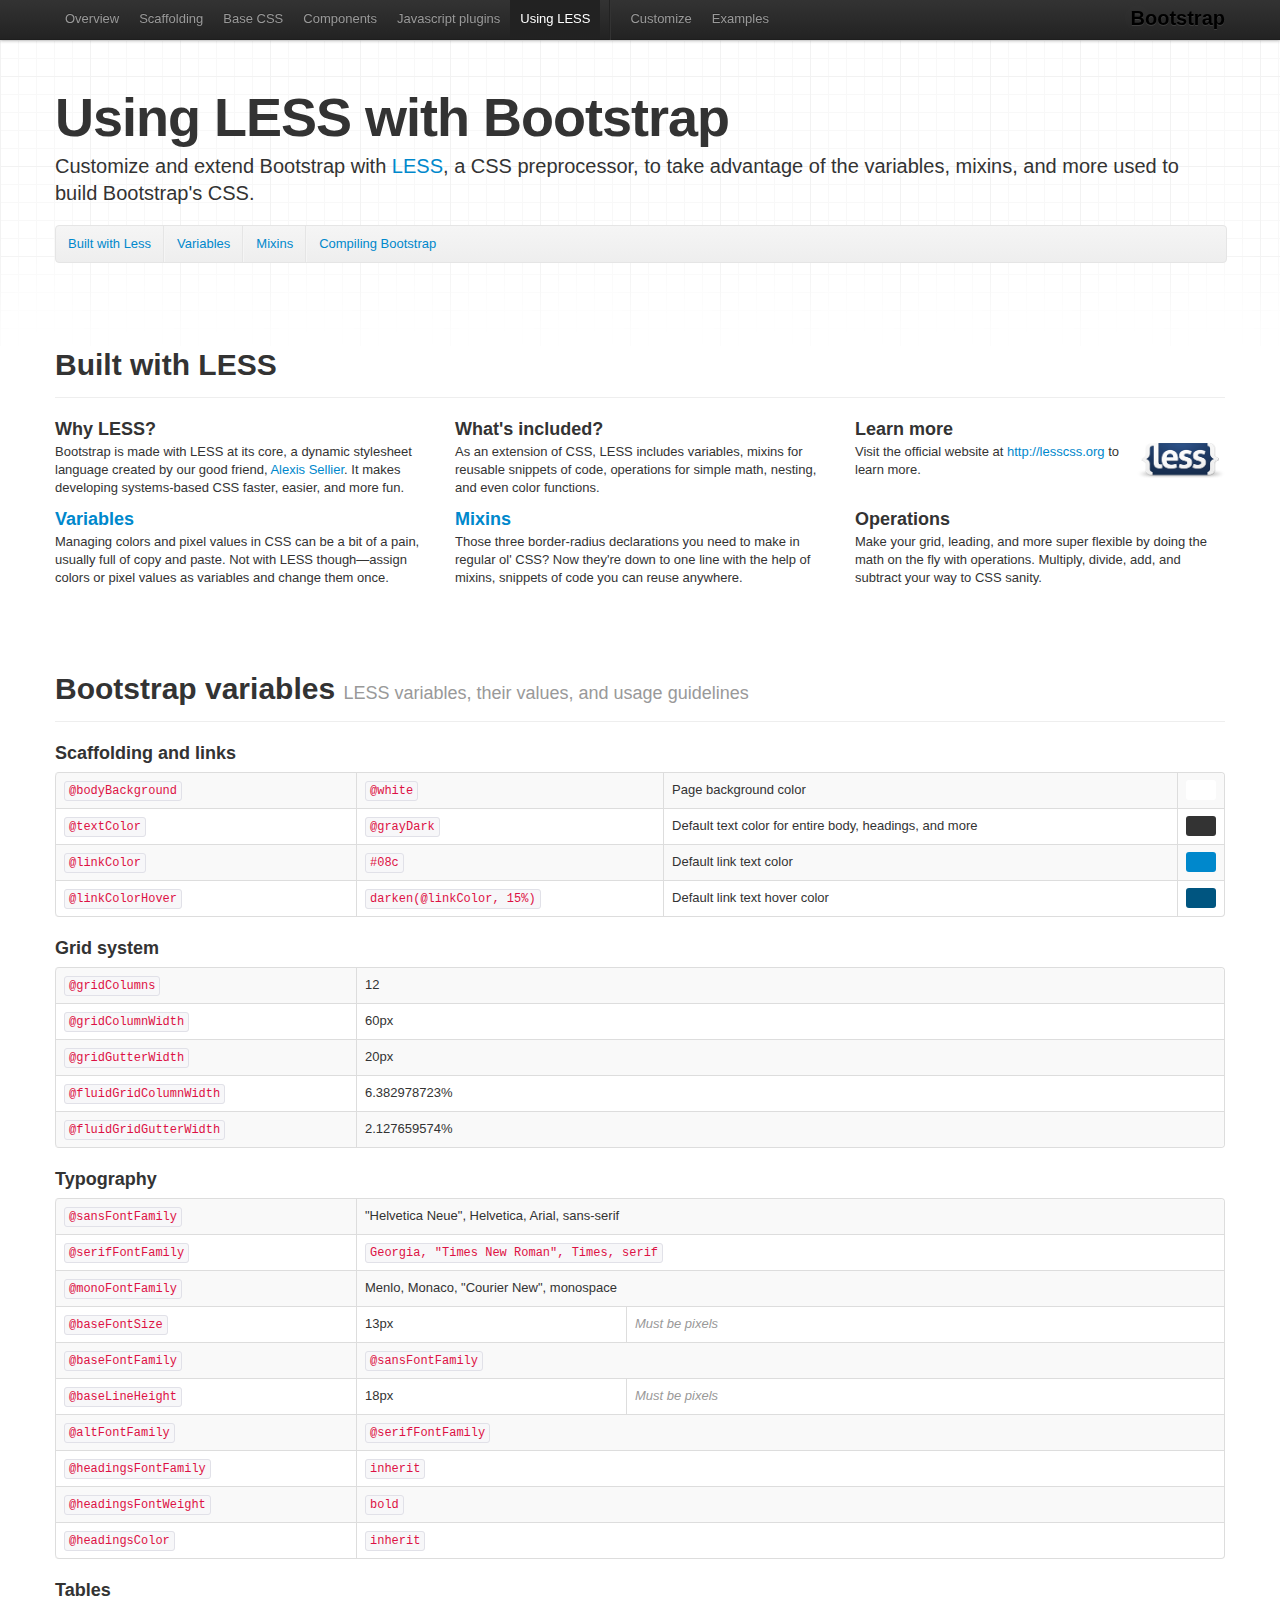
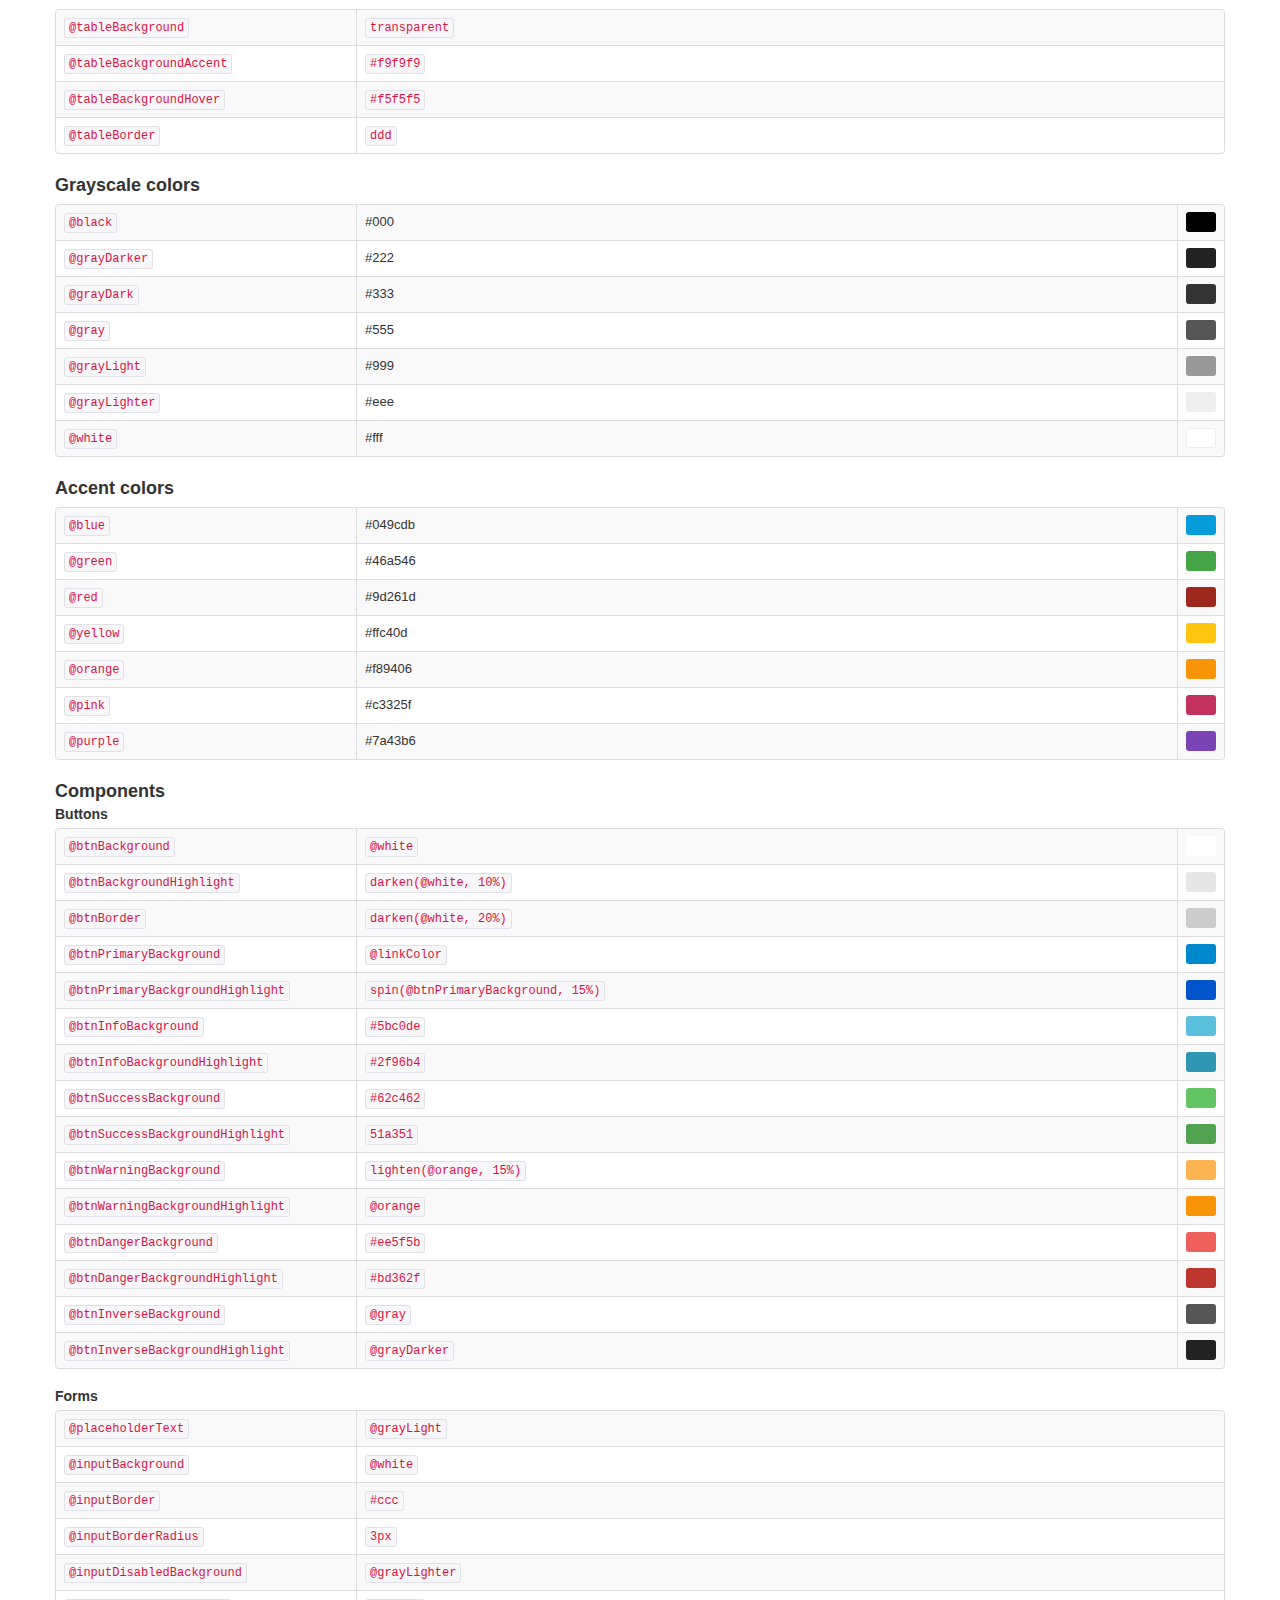
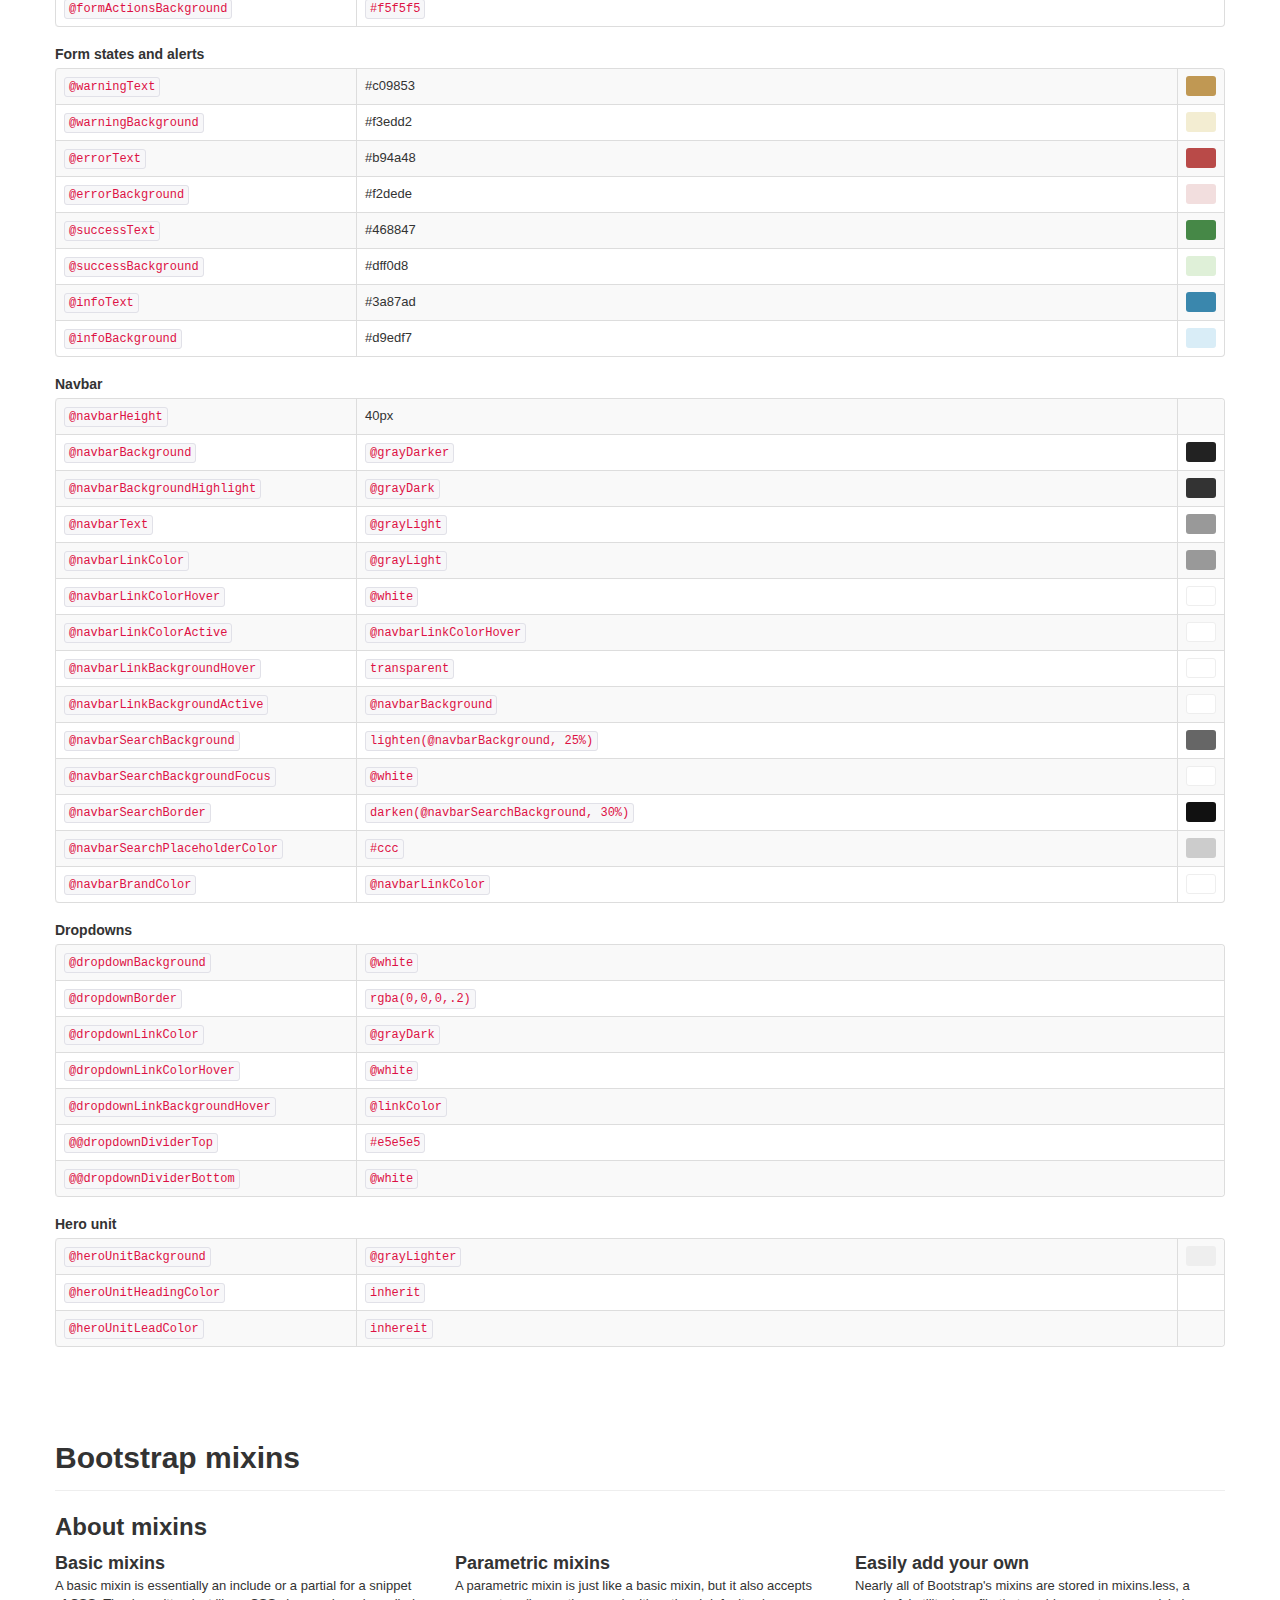
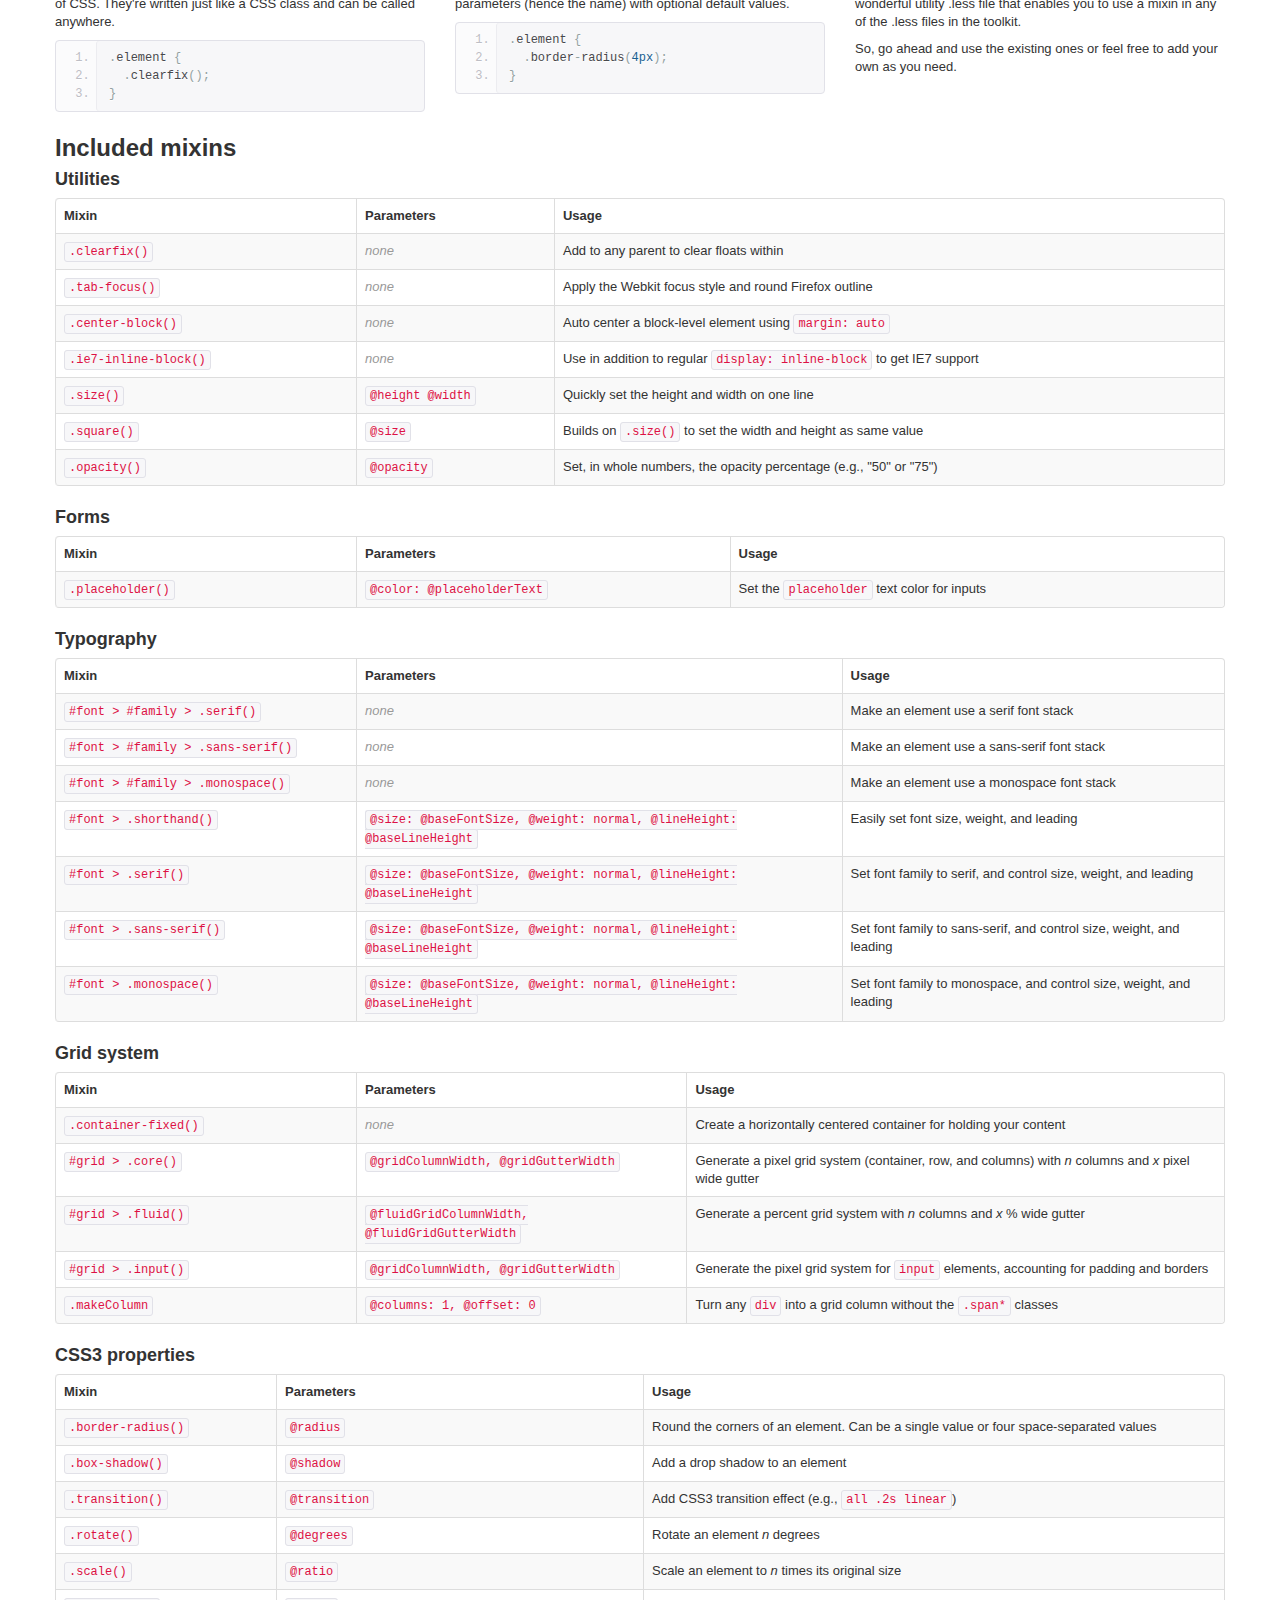
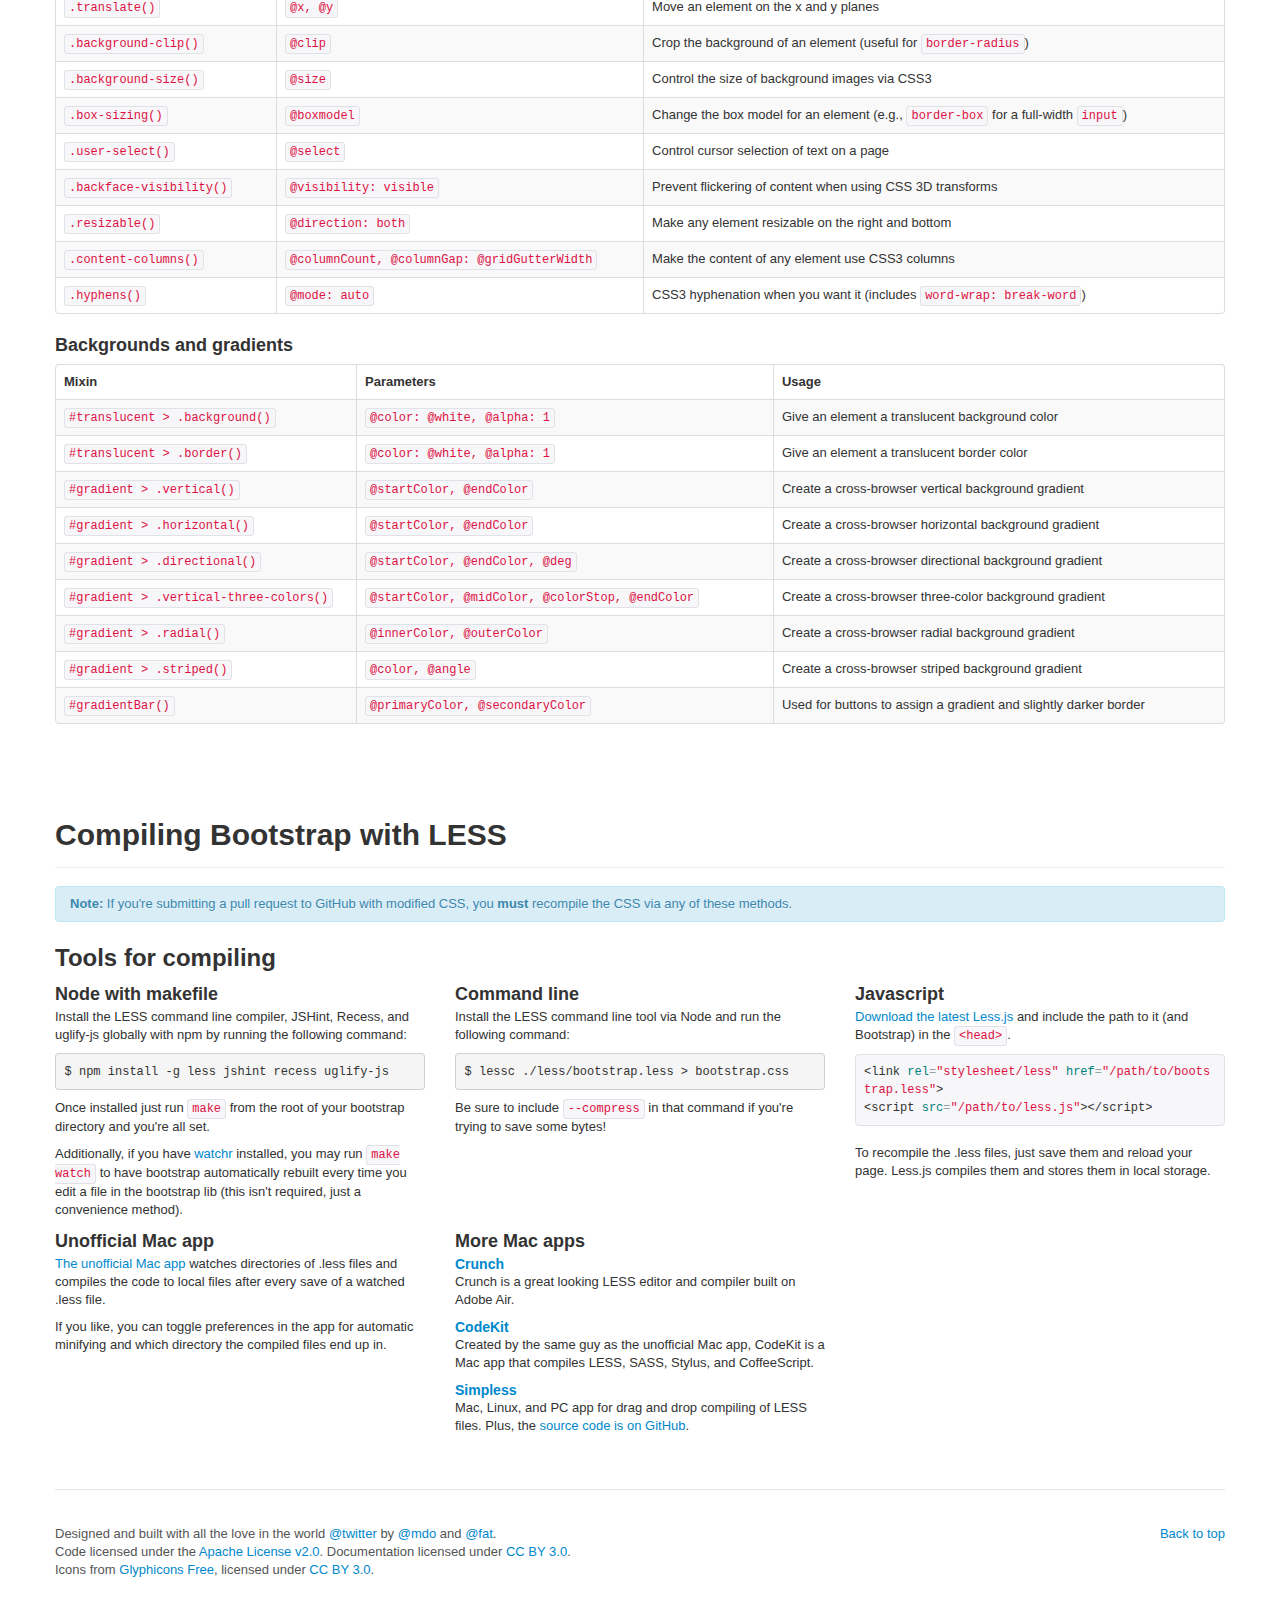
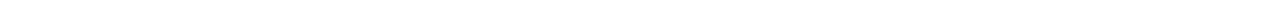
<file: For_programmers/bootstrap/docs/less.html>
<!DOCTYPE html>
<html lang="en">
  <head>
    <meta charset="utf-8">
    <title>Less · Twitter Bootstrap</title>
    <meta name="viewport" content="width=device-width, initial-scale=1.0">
    <meta name="description" content="">
    <meta name="author" content="">

    <!-- Le styles -->
    <link href="assets/css/bootstrap.css" rel="stylesheet">
    <link href="assets/css/bootstrap-responsive.css" rel="stylesheet">
    <link href="assets/css/docs.css" rel="stylesheet">
    <link href="assets/js/google-code-prettify/prettify.css" rel="stylesheet">

    <!-- Le HTML5 shim, for IE6-8 support of HTML5 elements -->
    <!--[if lt IE 9]>
      <script src="http://html5shim.googlecode.com/svn/trunk/html5.js"></script>
    <![endif]-->

    <!-- Le fav and touch icons -->
    <link rel="shortcut icon" href="assets/ico/favicon.ico">
    <link rel="apple-touch-icon-precomposed" sizes="144x144" href="assets/ico/apple-touch-icon-144-precomposed.png">
    <link rel="apple-touch-icon-precomposed" sizes="114x114" href="assets/ico/apple-touch-icon-114-precomposed.png">
    <link rel="apple-touch-icon-precomposed" sizes="72x72" href="assets/ico/apple-touch-icon-72-precomposed.png">
    <link rel="apple-touch-icon-precomposed" href="assets/ico/apple-touch-icon-57-precomposed.png">

  </head>

  <body data-spy="scroll" data-target=".subnav" data-offset="50">


  <!-- Navbar
    ================================================== -->
    <div class="navbar navbar-fixed-top">
      <div class="navbar-inner">
        <div class="container">
          <button type="button"class="btn btn-navbar" data-toggle="collapse" data-target=".nav-collapse">
            <span class="icon-bar"></span>
            <span class="icon-bar"></span>
            <span class="icon-bar"></span>
          </button>
          <a class="brand" href="./index.html">Bootstrap</a>
          <div class="nav-collapse collapse">
            <ul class="nav">
              <li class="">
                <a href="./index.html">Overview</a>
              </li>
              <li class="">
                <a href="./scaffolding.html">Scaffolding</a>
              </li>
              <li class="">
                <a href="./base-css.html">Base CSS</a>
              </li>
              <li class="">
                <a href="./components.html">Components</a>
              </li>
              <li class="">
                <a href="./javascript.html">Javascript plugins</a>
              </li>
              <li class="active">
                <a href="./less.html">Using LESS</a>
              </li>
              <li class="divider-vertical"></li>
              <li class="">
                <a href="./download.html">Customize</a>
              </li>
              <li class="">
                <a href="./examples.html">Examples</a>
              </li>
            </ul>
          </div>
        </div>
      </div>
    </div>

    <div class="container">

<!-- Masthead
================================================== -->
<header class="jumbotron subhead" id="overview">
  <h1>Using LESS with Bootstrap</h1>
  <p class="lead">Customize and extend Bootstrap with <a href="http://lesscss.org" target="_blank">LESS</a>, a CSS preprocessor, to take advantage of the variables, mixins, and more used to build Bootstrap's CSS.</p>
  <div class="subnav">
    <ul class="nav nav-pills">
      <li><a href="#builtWith">Built with Less</a></li>
      <li><a href="#variables">Variables</a></li>
      <li><a href="#mixins">Mixins</a></li>
      <li><a href="#compiling">Compiling Bootstrap</a></li>
    </ul>
  </div>
</header>



<!-- BUILT WITH LESS
================================================== -->
<section id="builtWith">
  <div class="page-header">
    <h1>Built with LESS</h1>
  </div>
  <div class="row">
    <div class="span4">
      <h3>Why LESS?</h3>
      <p>Bootstrap is made with LESS at its core, a dynamic stylesheet language created by our good friend, <a href="http://cloudhead.io">Alexis Sellier</a>. It makes developing systems-based CSS faster, easier, and more fun.</p>
    </div>
    <div class="span4">
      <h3>What's included?</h3>
      <p>As an extension of CSS, LESS includes variables, mixins for reusable snippets of code, operations for simple math, nesting, and even color functions.</p>
    </div>
    <div class="span4">
      <h3>Learn more</h3>
      <img style="float: right; height: 36px;" src="assets/img/less-logo-large.png" alt="LESS CSS">
      <p>Visit the official website at <a href="http://lesscss.org">http://lesscss.org</a> to learn more.</p>
    </div>
  </div>
  <div class="row">
    <div class="span4">
      <h3><a href="#variables">Variables</a></h3>
      <p>Managing colors and pixel values in CSS can be a bit of a pain, usually full of copy and paste. Not with LESS though&mdash;assign colors or pixel values as variables and change them once.</p>
    </div>
    <div class="span4">
      <h3><a href="#mixins">Mixins</a></h3>
      <p>Those three border-radius declarations you need to make in regular ol' CSS? Now they're down to one line with the help of mixins, snippets of code you can reuse anywhere.</p>
    </div>
    <div class="span4">
      <h3>Operations</h3>
      <p>Make your grid, leading, and more super flexible by doing the math on the fly with operations. Multiply, divide, add, and subtract your way to CSS sanity.</p>
    </div>
  </div>
</section>



<!-- VARIABLES
================================================== -->
<section id="variables">
  <div class="page-header">
    <h1>Bootstrap variables <small>LESS variables, their values, and usage guidelines</small></h1>
  </div>

  <h3>Scaffolding and links</h3>
  <table class="table table-bordered table-striped">
    <tbody>
      <tr>
        <td class="span4"><code>@bodyBackground</code></td>
        <td><code>@white</code></td>
        <td>Page background color</td>
        <td class="swatch-col"><span class="swatch" style="background-color: #fff;"></span></td>
      </tr>
      <tr>
        <td><code>@textColor</code></td>
        <td><code>@grayDark</code></td>
        <td>Default text color for entire body, headings, and more</td>
        <td class="swatch-col"><span class="swatch" style="background-color: #333;"></span></td>
      </tr>
      <tr>
        <td><code>@linkColor</code></td>
        <td><code>#08c</code></td>
        <td>Default link text color</td>
        <td class="swatch-col"><span class="swatch" style="background-color: #08c;"></span></td>
      </tr>
      <tr>
        <td><code>@linkColorHover</code></td>
        <td><code>darken(@linkColor, 15%)</code></td>
        <td>Default link text hover color</td>
        <td><span class="swatch" style="background-color: #005580;"></span></td>
      </tr>
    </tbody>
  </table>
  <h3>Grid system</h3>
  <table class="table table-bordered table-striped">
    <tbody>
      <tr>
        <td class="span4"><code>@gridColumns</code></td>
        <td>12</td>
      </tr>
      <tr>
        <td><code>@gridColumnWidth</code></td>
        <td>60px</td>
      </tr>
      <tr>
        <td><code>@gridGutterWidth</code></td>
        <td>20px</td>
      </tr>
      <tr>
        <td><code>@fluidGridColumnWidth</code></td>
        <td>6.382978723%</td>
      </tr>
      <tr>
        <td><code>@fluidGridGutterWidth</code></td>
        <td>2.127659574%</td>
      </tr>
    </tbody>
  </table>
  <h3>Typography</h3>
  <table class="table table-bordered table-striped">
    <tbody>
      <tr>
        <td class="span4"><code>@sansFontFamily</code></td>
        <td colspan="2">"Helvetica Neue", Helvetica, Arial, sans-serif</td>
      </tr>
      <tr>
        <td><code>@serifFontFamily</code></td>
        <td colspan="2"><code>Georgia, "Times New Roman", Times, serif</code></td>
      </tr>
      <tr>
        <td><code>@monoFontFamily</code></td>
        <td colspan="2">Menlo, Monaco, "Courier New", monospace</td>
      </tr>

      <tr>
        <td><code>@baseFontSize</code></td>
        <td>13px</td>
        <td><em class="muted">Must be pixels</em></td>
      </tr>
      <tr>
        <td><code>@baseFontFamily</code></td>
        <td colspan="2"><code>@sansFontFamily</code></td>
      </tr>
      <tr>
        <td><code>@baseLineHeight</code></td>
        <td>18px</td>
        <td><em class="muted">Must be pixels</em></td>
      </tr>
      <tr>
        <td><code>@altFontFamily</code></td>
        <td colspan="2"><code>@serifFontFamily</code></td>
      </tr>

      <tr>
        <td><code>@headingsFontFamily</code></td>
        <td colspan="2"><code>inherit</code></td>
      </tr>
      <tr>
        <td><code>@headingsFontWeight</code></td>
        <td colspan="2"><code>bold</code></td>
      </tr>
      <tr>
        <td><code>@headingsColor</code></td>
        <td colspan="2"><code>inherit</code></td>
      </tr>
    </tbody>
  </table>
  <h3>Tables</h3>
  <table class="table table-bordered table-striped">
    <tbody>
      <tr>
        <td class="span4"><code>@tableBackground</code></td>
        <td><code>transparent</code></td>
      </tr>
      <tr>
        <td><code>@tableBackgroundAccent</code></td>
        <td><code>#f9f9f9</code></td>
      </tr>
      <tr>
        <td><code>@tableBackgroundHover</code></td>
        <td><code>#f5f5f5</code></td>
      </tr>
      <tr>
        <td><code>@tableBorder</code></td>
        <td><code>ddd</code></td>
      </tr>
    </tbody>
  </table>

  <h3>Grayscale colors</h3>
  <table class="table table-bordered table-striped">
    <tbody>
      <tr>
        <td class="span4"><code>@black</code></td>
        <td>#000</td>
        <td class="swatch-col"><span class="swatch" style="background-color: #000;"></span></td>
      </tr>
      <tr>
        <td><code>@grayDarker</code></td>
        <td>#222</td>
        <td><span class="swatch" style="background-color: #222;"></span></td>
      </tr>
      <tr>
        <td><code>@grayDark</code></td>
        <td>#333</td>
        <td><span class="swatch" style="background-color: #333;"></span></td>
      </tr>
      <tr>
        <td><code>@gray</code></td>
        <td>#555</td>
        <td><span class="swatch" style="background-color: #555;"></span></td>
      </tr>
      <tr>
        <td><code>@grayLight</code></td>
        <td>#999</td>
        <td><span class="swatch" style="background-color: #999;"></span></td>
      </tr>
      <tr>
        <td><code>@grayLighter</code></td>
        <td>#eee</td>
        <td><span class="swatch" style="background-color: #eee;"></span></td>
      </tr>
      <tr>
        <td><code>@white</code></td>
        <td>#fff</td>
        <td><span class="swatch swatch-bordered" style="background-color: #fff;"></span></td>
      </tr>
    </tbody>
  </table>
  <h3>Accent colors</h3>
  <table class="table table-bordered table-striped">
    <tbody>
      <tr>
        <td class="span4"><code>@blue</code></td>
        <td>#049cdb</td>
        <td class="swatch-col"><span class="swatch" style="background-color: #049cdb;"></span></td>
      </tr>
      <tr>
        <td><code>@green</code></td>
        <td>#46a546</td>
        <td><span class="swatch" style="background-color: #46a546;"></span></td>
      </tr>
      <tr>
        <td><code>@red</code></td>
        <td>#9d261d</td>
        <td><span class="swatch" style="background-color: #9d261d;"></span></td>
      </tr>
      <tr>
        <td><code>@yellow</code></td>
        <td>#ffc40d</td>
        <td><span class="swatch" style="background-color: #ffc40d;"></span></td>
      </tr>
      <tr>
        <td><code>@orange</code></td>
        <td>#f89406</td>
        <td><span class="swatch" style="background-color: #f89406;"></span></td>
      </tr>
      <tr>
        <td><code>@pink</code></td>
        <td>#c3325f</td>
        <td><span class="swatch" style="background-color: #c3325f;"></span></td>
      </tr>
      <tr>
        <td><code>@purple</code></td>
        <td>#7a43b6</td>
        <td><span class="swatch" style="background-color: #7a43b6;"></span></td>
      </tr>
    </tbody>
  </table>


  <h3>Components</h3>

  <h4>Buttons</h4>
  <table class="table table-bordered table-striped">
    <tbody>
      <tr>
        <td class="span4"><code>@btnBackground</code></td>
        <td><code>@white</code></td>
        <td class="swatch-col"><span class="swatch" style="background-color: #fff;"></span></td>
      </tr>
      <tr>
        <td><code>@btnBackgroundHighlight</code></td>
        <td><code>darken(@white, 10%)</code></td>
        <td class="swatch-col"><span class="swatch" style="background-color: #e6e6e6;"></span></td>
      </tr>
      <tr>
        <td><code>@btnBorder</code></td>
        <td><code>darken(@white, 20%)</code></td>
        <td class="swatch-col"><span class="swatch" style="background-color: #ccc;"></span></td>
      </tr>

      <tr>
        <td><code>@btnPrimaryBackground</code></td>
        <td><code>@linkColor</code></td>
        <td class="swatch-col"><span class="swatch" style="background-color: #08c;"></span></td>
      </tr>
      <tr>
        <td><code>@btnPrimaryBackgroundHighlight</code></td>
        <td><code>spin(@btnPrimaryBackground, 15%)</code></td>
        <td class="swatch-col"><span class="swatch" style="background-color: #05c;"></span></td>
      </tr>

      <tr>
        <td><code>@btnInfoBackground</code></td>
        <td><code>#5bc0de</code></td>
        <td class="swatch-col"><span class="swatch" style="background-color: #5bc0de;"></span></td>
      </tr>
      <tr>
        <td><code>@btnInfoBackgroundHighlight</code></td>
        <td><code>#2f96b4</code></td>
        <td class="swatch-col"><span class="swatch" style="background-color: #2f96b4;"></span></td>
      </tr>

      <tr>
        <td><code>@btnSuccessBackground</code></td>
        <td><code>#62c462</code></td>
        <td class="swatch-col"><span class="swatch" style="background-color: #62c462;"></span></td>
      </tr>
      <tr>
        <td><code>@btnSuccessBackgroundHighlight</code></td>
        <td><code>51a351</code></td>
        <td class="swatch-col"><span class="swatch" style="background-color: #51a351;"></span></td>
      </tr>

      <tr>
        <td><code>@btnWarningBackground</code></td>
        <td><code>lighten(@orange, 15%)</code></td>
        <td class="swatch-col"><span class="swatch" style="background-color: #fbb450;"></span></td>
      </tr>
      <tr>
        <td><code>@btnWarningBackgroundHighlight</code></td>
        <td><code>@orange</code></td>
        <td class="swatch-col"><span class="swatch" style="background-color: #f89406;"></span></td>
      </tr>

      <tr>
        <td><code>@btnDangerBackground</code></td>
        <td><code>#ee5f5b</code></td>
        <td class="swatch-col"><span class="swatch" style="background-color: #ee5f5b;"></span></td>
      </tr>
      <tr>
        <td><code>@btnDangerBackgroundHighlight</code></td>
        <td><code>#bd362f</code></td>
        <td class="swatch-col"><span class="swatch" style="background-color: #bd362f;"></span></td>
      </tr>

      <tr>
        <td><code>@btnInverseBackground</code></td>
        <td><code>@gray</code></td>
        <td class="swatch-col"><span class="swatch" style="background-color: #555;"></span></td>
      </tr>
      <tr>
        <td><code>@btnInverseBackgroundHighlight</code></td>
        <td><code>@grayDarker</code></td>
        <td class="swatch-col"><span class="swatch" style="background-color: #222;"></span></td>
      </tr>
    </tbody>
  </table>
  <h4>Forms</h4>
  <table class="table table-bordered table-striped">
    <tbody>
      <tr>
        <td class="span4"><code>@placeholderText</code></td>
        <td><code>@grayLight</code></td>
      </tr>
      <tr>
        <td><code>@inputBackground</code></td>
        <td><code>@white</code></td>
      </tr>
      <tr>
        <td><code>@inputBorder</code></td>
        <td><code>#ccc</code></td>
      </tr>
      <tr>
        <td><code>@inputBorderRadius</code></td>
        <td><code>3px</code></td>
      </tr>
      <tr>
        <td><code>@inputDisabledBackground</code></td>
        <td><code>@grayLighter</code></td>
      </tr>
      <tr>
        <td><code>@formActionsBackground</code></td>
        <td><code>#f5f5f5</code></td>
      </tr>
    </tbody>
  </table>
  <h4>Form states and alerts</h4>
  <table class="table table-bordered table-striped">
    <tbody>
      <tr>
        <td class="span4"><code>@warningText</code></td>
        <td>#c09853</td>
        <td><span class="swatch" style="background-color: #c09853;"></span></td>
      </tr>
      <tr>
        <td><code>@warningBackground</code></td>
        <td>#f3edd2</td>
        <td class="swatch-col"><span class="swatch" style="background-color: #f3edd2;"></span></td>
      </tr>
      <tr>
        <td><code>@errorText</code></td>
        <td>#b94a48</td>
        <td><span class="swatch" style="background-color: #b94a48;"></span></td>
      </tr>
      <tr>
        <td><code>@errorBackground</code></td>
        <td>#f2dede</td>
        <td><span class="swatch" style="background-color: #f2dede;"></span></td>
      </tr>
      <tr>
        <td><code>@successText</code></td>
        <td>#468847</td>
        <td><span class="swatch" style="background-color: #468847;"></span></td>
      </tr>
      <tr>
        <td><code>@successBackground</code></td>
        <td>#dff0d8</td>
        <td><span class="swatch" style="background-color: #dff0d8;"></span></td>
      </tr>
      <tr>
        <td><code>@infoText</code></td>
        <td>#3a87ad</td>
        <td><span class="swatch" style="background-color: #3a87ad;"></span></td>
      </tr>
      <tr>
        <td><code>@infoBackground</code></td>
        <td>#d9edf7</td>
        <td><span class="swatch" style="background-color: #d9edf7;"></span></td>
      </tr>
    </tbody>
  </table>

  <h4>Navbar</h4>
  <table class="table table-bordered table-striped">
    <tbody>
      <tr>
        <td class="span4"><code>@navbarHeight</code></td>
        <td>40px</td>
        <td class="swatch-col"></td>
      </tr>
      <tr>
        <td><code>@navbarBackground</code></td>
        <td><code>@grayDarker</code></td>
        <td><span class="swatch" style="background-color: #222;"></span></td>
      </tr>
      <tr>
        <td><code>@navbarBackgroundHighlight</code></td>
        <td><code>@grayDark</code></td>
        <td><span class="swatch" style="background-color: #333;"></span></td>
      </tr>

      <tr>
        <td><code>@navbarText</code></td>
        <td><code>@grayLight</code></td>
        <td><span class="swatch" style="background-color: #999;"></span></td>
      </tr>
      <tr>
        <td><code>@navbarLinkColor</code></td>
        <td><code>@grayLight</code></td>
        <td><span class="swatch" style="background-color: #999;"></span></td>
      </tr>
      <tr>
        <td><code>@navbarLinkColorHover</code></td>
        <td><code>@white</code></td>
        <td><span class="swatch swatch-bordered" style="background-color: #fff;"></span></td>
      </tr>
      <tr>
        <td><code>@navbarLinkColorActive</code></td>
        <td><code>@navbarLinkColorHover</code></td>
        <td><span class="swatch swatch-bordered" style="background-color: #fff;"></span></td>
      </tr>
      <tr>
        <td><code>@navbarLinkBackgroundHover</code></td>
        <td><code>transparent</code></td>
        <td><span class="swatch swatch-bordered" style="background-color: transparent;"></span></td>
      </tr>
      <tr>
        <td><code>@navbarLinkBackgroundActive</code></td>
        <td><code>@navbarBackground</code></td>
        <td><span class="swatch swatch-bordered" style="background-color: #fff;"></span></td>
      </tr>

      <tr>
        <td><code>@navbarSearchBackground</code></td>
        <td><code>lighten(@navbarBackground, 25%)</code></td>
        <td><span class="swatch" style="background-color: #666;"></span></td>
      </tr>
      <tr>
        <td><code>@navbarSearchBackgroundFocus</code></td>
        <td><code>@white</code></td>
        <td><span class="swatch swatch-bordered" style="background-color: #fff;"></span></td>
      </tr>
      <tr>
        <td><code>@navbarSearchBorder</code></td>
        <td><code>darken(@navbarSearchBackground, 30%)</code></td>
        <td><span class="swatch" style="background-color: #111;"></span></td>
      </tr>
      <tr>
        <td><code>@navbarSearchPlaceholderColor</code></td>
        <td><code>#ccc</code></td>
        <td><span class="swatch" style="background-color: #ccc;"></span></td>
      </tr>
      <tr>
        <td><code>@navbarBrandColor</code></td>
        <td><code>@navbarLinkColor</code></td>
        <td><span class="swatch swatch-bordered" style="background-color: #fff;"></span></td>
      </tr>
    </tbody>
  </table>
  <h4>Dropdowns</h4>
  <table class="table table-bordered table-striped">
    <tbody>
      <tr>
        <td class="span4"><code>@dropdownBackground</code></td>
        <td><code>@white</code></td>
      </tr>
      <tr>
        <td><code>@dropdownBorder</code></td>
        <td><code>rgba(0,0,0,.2)</code></td>
      </tr>
      <tr>
        <td><code>@dropdownLinkColor</code></td>
        <td><code>@grayDark</code></td>
      </tr>
      <tr>
        <td><code>@dropdownLinkColorHover</code></td>
        <td><code>@white</code></td>
      </tr>
      <tr>
        <td><code>@dropdownLinkBackgroundHover</code></td>
        <td><code>@linkColor</code></td>
      </tr>
      <tr>
        <td><code>@@dropdownDividerTop</code></td>
        <td><code>#e5e5e5</code></td>
      </tr>
      <tr>
        <td><code>@@dropdownDividerBottom</code></td>
        <td><code>@white</code></td>
      </tr>
    </tbody>
  </table>
  <h4>Hero unit</h4>
  <table class="table table-bordered table-striped">
    <tbody>
      <tr>
        <td class="span4"><code>@heroUnitBackground</code></td>
        <td><code>@grayLighter</code></td>
        <td class="swatch-col"><span class="swatch" style="background-color: #eee;"></span></td>
      </tr>
      <tr>
        <td class="span2"><code>@heroUnitHeadingColor</code></td>
        <td><code>inherit</code></td>
        <td></td>
      </tr>
      <tr>
        <td><code>@heroUnitLeadColor</code></td>
        <td><code>inhereit</code></td>
        <td></td>
      </tr>
    </tbody>
  </table>


</section>



<!-- MIXINS
================================================== -->
<section id="mixins">
  <div class="page-header">
    <h1>Bootstrap mixins <small></small></h1>
  </div>
  <h2>About mixins</h2>
  <div class="row">
    <div class="span4">
      <h3>Basic mixins</h3>
      <p>A basic mixin is essentially an include or a partial for a snippet of CSS. They're written just like a CSS class and can be called anywhere.</p>
<pre class="prettyprint linenums">
.element {
  .clearfix();
}
</pre>
    </div><!-- /span4 -->
    <div class="span4">
      <h3>Parametric mixins</h3>
      <p>A parametric mixin is just like a basic mixin, but it also accepts parameters (hence the name) with optional default values.</p>
<pre class="prettyprint linenums">
.element {
  .border-radius(4px);
}
</pre>
    </div><!-- /span4 -->
    <div class="span4">
      <h3>Easily add your own</h3>
      <p>Nearly all of Bootstrap's mixins are stored in mixins.less, a wonderful utility .less file that enables you to use a mixin in any of the .less files in the toolkit.</p>
      <p>So, go ahead and use the existing ones or feel free to add your own as you need.</p>
    </div><!-- /span4 -->
  </div><!-- /row -->
  <h2>Included mixins</h2>
  <h3>Utilities</h3>
  <table class="table table-bordered table-striped">
    <thead>
      <tr>
        <th class="span4">Mixin</th>
        <th>Parameters</th>
        <th>Usage</th>
      </tr>
    </thead>
    <tbody>
      <tr>
        <td><code>.clearfix()</code></td>
        <td><em class="muted">none</em></td>
        <td>Add to any parent to clear floats within</td>
      </tr>
      <tr>
        <td><code>.tab-focus()</code></td>
        <td><em class="muted">none</em></td>
        <td>Apply the Webkit focus style and round Firefox outline</td>
      </tr>
      <tr>
        <td><code>.center-block()</code></td>
        <td><em class="muted">none</em></td>
        <td>Auto center a block-level element using <code>margin: auto</code></td>
      </tr>
      <tr>
        <td><code>.ie7-inline-block()</code></td>
        <td><em class="muted">none</em></td>
        <td>Use in addition to regular <code>display: inline-block</code> to get IE7 support</td>
      </tr>
      <tr>
        <td><code>.size()</code></td>
        <td><code>@height @width</code></td>
        <td>Quickly set the height and width on one line</td>
      </tr>
      <tr>
        <td><code>.square()</code></td>
        <td><code>@size</code></td>
        <td>Builds on <code>.size()</code> to set the width and height as same value</td>
      </tr>
      <tr>
        <td><code>.opacity()</code></td>
        <td><code>@opacity</code></td>
        <td>Set, in whole numbers, the opacity percentage (e.g., "50" or "75")</td>
      </tr>
    </tbody>
  </table>
  <h3>Forms</h3>
  <table class="table table-bordered table-striped">
    <thead>
      <tr>
        <th class="span4">Mixin</th>
        <th>Parameters</th>
        <th>Usage</th>
      </tr>
    </thead>
    <tbody>
      <tr>
        <td><code>.placeholder()</code></td>
        <td><code>@color: @placeholderText</code></td>
        <td>Set the <code>placeholder</code> text color for inputs</td>
      </tr>
    </tbody>
  </table>
  <h3>Typography</h3>
  <table class="table table-bordered table-striped">
    <thead>
      <tr>
        <th class="span4">Mixin</th>
        <th>Parameters</th>
        <th>Usage</th>
      </tr>
    </thead>
    <tbody>
      <tr>
        <td><code>#font > #family > .serif()</code></td>
        <td><em class="muted">none</em></td>
        <td>Make an element use a serif font stack</td>
      </tr>
      <tr>
        <td><code>#font > #family > .sans-serif()</code></td>
        <td><em class="muted">none</em></td>
        <td>Make an element use a sans-serif font stack</td>
      </tr>
      <tr>
        <td><code>#font > #family > .monospace()</code></td>
        <td><em class="muted">none</em></td>
        <td>Make an element use a monospace font stack</td>
      </tr>
      <tr>
        <td><code>#font > .shorthand()</code></td>
        <td><code>@size: @baseFontSize, @weight: normal, @lineHeight: @baseLineHeight</code></td>
        <td>Easily set font size, weight, and leading</td>
      </tr>
      <tr>
        <td><code>#font > .serif()</code></td>
        <td><code>@size: @baseFontSize, @weight: normal, @lineHeight: @baseLineHeight</code></td>
        <td>Set font family to serif, and control size, weight, and leading</td>
      </tr>
      <tr>
        <td><code>#font > .sans-serif()</code></td>
        <td><code>@size: @baseFontSize, @weight: normal, @lineHeight: @baseLineHeight</code></td>
        <td>Set font family to sans-serif, and control size, weight, and leading</td>
      </tr>
      <tr>
        <td><code>#font > .monospace()</code></td>
        <td><code>@size: @baseFontSize, @weight: normal, @lineHeight: @baseLineHeight</code></td>
        <td>Set font family to monospace, and control size, weight, and leading</td>
      </tr>
    </tbody>
  </table>
  <h3>Grid system</h3>
  <table class="table table-bordered table-striped">
    <thead>
      <tr>
        <th class="span4">Mixin</th>
        <th>Parameters</th>
        <th>Usage</th>
      </tr>
    </thead>
    <tbody>
      <tr>
        <td><code>.container-fixed()</code></td>
        <td><em class="muted">none</em></td>
        <td>Create a horizontally centered container for holding your content</td>
      </tr>
      <tr>
        <td><code>#grid > .core()</code></td>
        <td><code>@gridColumnWidth, @gridGutterWidth</code></td>
        <td>Generate a pixel grid system (container, row, and columns) with <em>n</em> columns and <em>x</em> pixel wide gutter</td>
      </tr>
      <tr>
        <td><code>#grid > .fluid()</code></td>
        <td><code>@fluidGridColumnWidth, @fluidGridGutterWidth</code></td>
        <td>Generate a percent grid system with <em>n</em> columns and <em>x</em> % wide gutter</td>
      </tr>
      <tr>
        <td><code>#grid > .input()</code></td>
        <td><code>@gridColumnWidth, @gridGutterWidth</code></td>
        <td>Generate the pixel grid system for <code>input</code> elements, accounting for padding and borders</td>
      </tr>
      <tr>
        <td><code>.makeColumn</code></td>
        <td><code>@columns: 1, @offset: 0</code></td>
        <td>Turn any <code>div</code> into a grid column without the <code>.span*</code> classes</td>
      </tr>
    </tbody>
  </table>
  <h3>CSS3 properties</h3>
  <table class="table table-bordered table-striped">
    <thead>
      <tr>
        <th class="span3">Mixin</th>
        <th>Parameters</th>
        <th>Usage</th>
      </tr>
    </thead>
    <tbody>
      <tr>
        <td><code>.border-radius()</code></td>
        <td><code>@radius</code></td>
        <td>Round the corners of an element. Can be a single value or four space-separated values</td>
      </tr>
      <tr>
        <td><code>.box-shadow()</code></td>
        <td><code>@shadow</code></td>
        <td>Add a drop shadow to an element</td>
      </tr>
      <tr>
        <td><code>.transition()</code></td>
        <td><code>@transition</code></td>
        <td>Add CSS3 transition effect (e.g., <code>all .2s linear</code>)</td>
      </tr>
      <tr>
        <td><code>.rotate()</code></td>
        <td><code>@degrees</code></td>
        <td>Rotate an element <em>n</em> degrees</td>
      </tr>
      <tr>
        <td><code>.scale()</code></td>
        <td><code>@ratio</code></td>
        <td>Scale an element to <em>n</em> times its original size</td>
      </tr>
      <tr>
        <td><code>.translate()</code></td>
        <td><code>@x, @y</code></td>
        <td>Move an element on the x and y planes</td>
      </tr>
      <tr>
        <td><code>.background-clip()</code></td>
        <td><code>@clip</code></td>
        <td>Crop the background of an element (useful for <code>border-radius</code>)</td>
      </tr>
      <tr>
        <td><code>.background-size()</code></td>
        <td><code>@size</code></td>
        <td>Control the size of background images via CSS3</td>
      </tr>
      <tr>
        <td><code>.box-sizing()</code></td>
        <td><code>@boxmodel</code></td>
        <td>Change the box model for an element (e.g., <code>border-box</code> for a full-width <code>input</code>)</td>
      </tr>
      <tr>
        <td><code>.user-select()</code></td>
        <td><code>@select</code></td>
        <td>Control cursor selection of text on a page</td>
      </tr>
      <tr>
        <td><code>.backface-visibility()</code></td>
        <td><code>@visibility: visible</code></td>
        <td>Prevent flickering of content when using CSS 3D transforms</td>
      </tr>
      <tr>
        <td><code>.resizable()</code></td>
        <td><code>@direction: both</code></td>
        <td>Make any element resizable on the right and bottom</td>
      </tr>
      <tr>
        <td><code>.content-columns()</code></td>
        <td><code>@columnCount, @columnGap: @gridGutterWidth</code></td>
        <td>Make the content of any element use CSS3 columns</td>
      </tr>
      <tr>
        <td><code>.hyphens()</code></td>
        <td><code>@mode: auto</code></td>
        <td>CSS3 hyphenation when you want it (includes <code>word-wrap: break-word</code>)</td>
      </tr>
    </tbody>
  </table>
  <h3>Backgrounds and gradients</h3>
  <table class="table table-bordered table-striped">
    <thead>
      <tr>
        <th class="span4">Mixin</th>
        <th>Parameters</th>
        <th>Usage</th>
      </tr>
    </thead>
    <tbody>
      <tr>
        <td><code>#translucent > .background()</code></td>
        <td><code>@color: @white, @alpha: 1</code></td>
        <td>Give an element a translucent background color</td>
      </tr>
      <tr>
        <td><code>#translucent > .border()</code></td>
        <td><code>@color: @white, @alpha: 1</code></td>
        <td>Give an element a translucent border color</td>
      </tr>
      <tr>
        <td><code>#gradient > .vertical()</code></td>
        <td><code>@startColor, @endColor</code></td>
        <td>Create a cross-browser vertical background gradient</td>
      </tr>
      <tr>
        <td><code>#gradient > .horizontal()</code></td>
        <td><code>@startColor, @endColor</code></td>
        <td>Create a cross-browser horizontal background gradient</td>
      </tr>
      <tr>
        <td><code>#gradient > .directional()</code></td>
        <td><code>@startColor, @endColor, @deg</code></td>
        <td>Create a cross-browser directional background gradient</td>
      </tr>
      <tr>
        <td><code>#gradient > .vertical-three-colors()</code></td>
        <td><code>@startColor, @midColor, @colorStop, @endColor</code></td>
        <td>Create a cross-browser three-color background gradient</td>
      </tr>
      <tr>
        <td><code>#gradient > .radial()</code></td>
        <td><code>@innerColor, @outerColor</code></td>
        <td>Create a cross-browser radial background gradient</td>
      </tr>
      <tr>
        <td><code>#gradient > .striped()</code></td>
        <td><code>@color, @angle</code></td>
        <td>Create a cross-browser striped background gradient</td>
      </tr>
      <tr>
        <td><code>#gradientBar()</code></td>
        <td><code>@primaryColor, @secondaryColor</code></td>
        <td>Used for buttons to assign a gradient and slightly darker border</td>
      </tr>
    </tbody>
  </table>
</section>



<!-- COMPILING LESS AND BOOTSTRAP
================================================== -->
<section id="compiling">
  <div class="page-header">
    <h1>Compiling Bootstrap with LESS</h1>
  </div>
  <div class="alert alert-info">
    <strong>Note:</strong> If you're submitting a pull request to GitHub with modified CSS, you <strong>must</strong> recompile the CSS via any of these methods.
  </div>
  <h2>Tools for compiling</h2>
  <div class="row">
    <div class="span4">
      <h3>Node with makefile</h3>
      <p>Install the LESS command line compiler, JSHint, Recess, and uglify-js globally with npm by running the following command:</p>
      <pre>$ npm install -g less jshint recess uglify-js</pre>
      <p>Once installed just run <code>make</code> from the root of your bootstrap directory and you're all set.</p>
      <p>Additionally, if you have <a href="https://github.com/mynyml/watchr">watchr</a> installed, you may run <code>make watch</code> to have bootstrap automatically rebuilt every time you edit a file in the bootstrap lib (this isn't required, just a convenience method).</p>
    </div><!-- /span4 -->
    <div class="span4">
      <h3>Command line</h3>
      <p>Install the LESS command line tool via Node and run the following command:</p>
        <pre>$ lessc ./less/bootstrap.less > bootstrap.css</pre>
      <p>Be sure to include <code>--compress</code> in that command if you're trying to save some bytes!</p>
    </div><!-- /span4 -->
    <div class="span4">
      <h3>Javascript</h3>
      <p><a href="http://lesscss.org/">Download the latest Less.js</a> and include the path to it (and Bootstrap) in the <code>&lt;head&gt;</code>.</p>
<pre class="prettyprint">
&lt;link rel="stylesheet/less" href="/path/to/bootstrap.less"&gt;
&lt;script src="/path/to/less.js"&gt;&lt;/script&gt;
</pre>
      <p>To recompile the .less files, just save them and reload your page. Less.js compiles them and stores them in local storage.</p>
    </div><!-- /span4 -->
  </div><!-- /row -->
  <div class="row">
    <div class="span4">
      <h3>Unofficial Mac app</h3>
      <p><a href="http://incident57.com/less/">The unofficial Mac app</a> watches directories of .less files and compiles the code to local files after every save of a watched .less file.</p>
      <p>If you like, you can toggle preferences in the app for automatic minifying and which directory the compiled files end up in.</p>
    </div><!-- /span4 -->
    <div class="span4">
      <h3>More Mac apps</h3>
      <h4><a href="http://crunchapp.net/" target="_blank">Crunch</a></h4>
      <p>Crunch is a great looking LESS editor and compiler built on Adobe Air.</p>
      <h4><a href="http://incident57.com/codekit/" target="_blank">CodeKit</a></h4>
      <p>Created by the same guy as the unofficial Mac app, CodeKit is a Mac app that compiles LESS, SASS, Stylus, and CoffeeScript.</p>
      <h4><a href="http://wearekiss.com/simpless" target="_blank">Simpless</a></h4>
      <p>Mac, Linux, and PC app for drag and drop compiling of LESS files. Plus, the <a href="https://github.com/Paratron/SimpLESS" target="_blank">source code is on GitHub</a>.</p>
    </div><!-- /span4 -->
  </div><!-- /row -->
</section>


     <!-- Footer
      ================================================== -->
      <footer class="footer">
        <p class="pull-right"><a href="#">Back to top</a></p>
        <p>Designed and built with all the love in the world <a href="http://twitter.com/twitter" target="_blank">@twitter</a> by <a href="http://twitter.com/mdo" target="_blank">@mdo</a> and <a href="http://twitter.com/fat" target="_blank">@fat</a>.</p>
        <p>Code licensed under the <a href="http://www.apache.org/licenses/LICENSE-2.0" target="_blank">Apache License v2.0</a>. Documentation licensed under <a href="http://creativecommons.org/licenses/by/3.0/">CC BY 3.0</a>.</p>
        <p>Icons from <a href="http://glyphicons.com">Glyphicons Free</a>, licensed under <a href="http://creativecommons.org/licenses/by/3.0/">CC BY 3.0</a>.</p>
      </footer>

    </div><!-- /container -->



    <!-- Le javascript
    ================================================== -->
    <!-- Placed at the end of the document so the pages load faster -->
    <script type="text/javascript" src="http://platform.twitter.com/widgets.js"></script>
    <script src="assets/js/jquery.js"></script>
    <script src="assets/js/google-code-prettify/prettify.js"></script>
    <script src="assets/js/bootstrap-transition.js"></script>
    <script src="assets/js/bootstrap-alert.js"></script>
    <script src="assets/js/bootstrap-modal.js"></script>
    <script src="assets/js/bootstrap-dropdown.js"></script>
    <script src="assets/js/bootstrap-scrollspy.js"></script>
    <script src="assets/js/bootstrap-tab.js"></script>
    <script src="assets/js/bootstrap-tooltip.js"></script>
    <script src="assets/js/bootstrap-popover.js"></script>
    <script src="assets/js/bootstrap-button.js"></script>
    <script src="assets/js/bootstrap-collapse.js"></script>
    <script src="assets/js/bootstrap-carousel.js"></script>
    <script src="assets/js/bootstrap-typeahead.js"></script>
    <script src="assets/js/application.js"></script>


  </body>
</html>
</file>
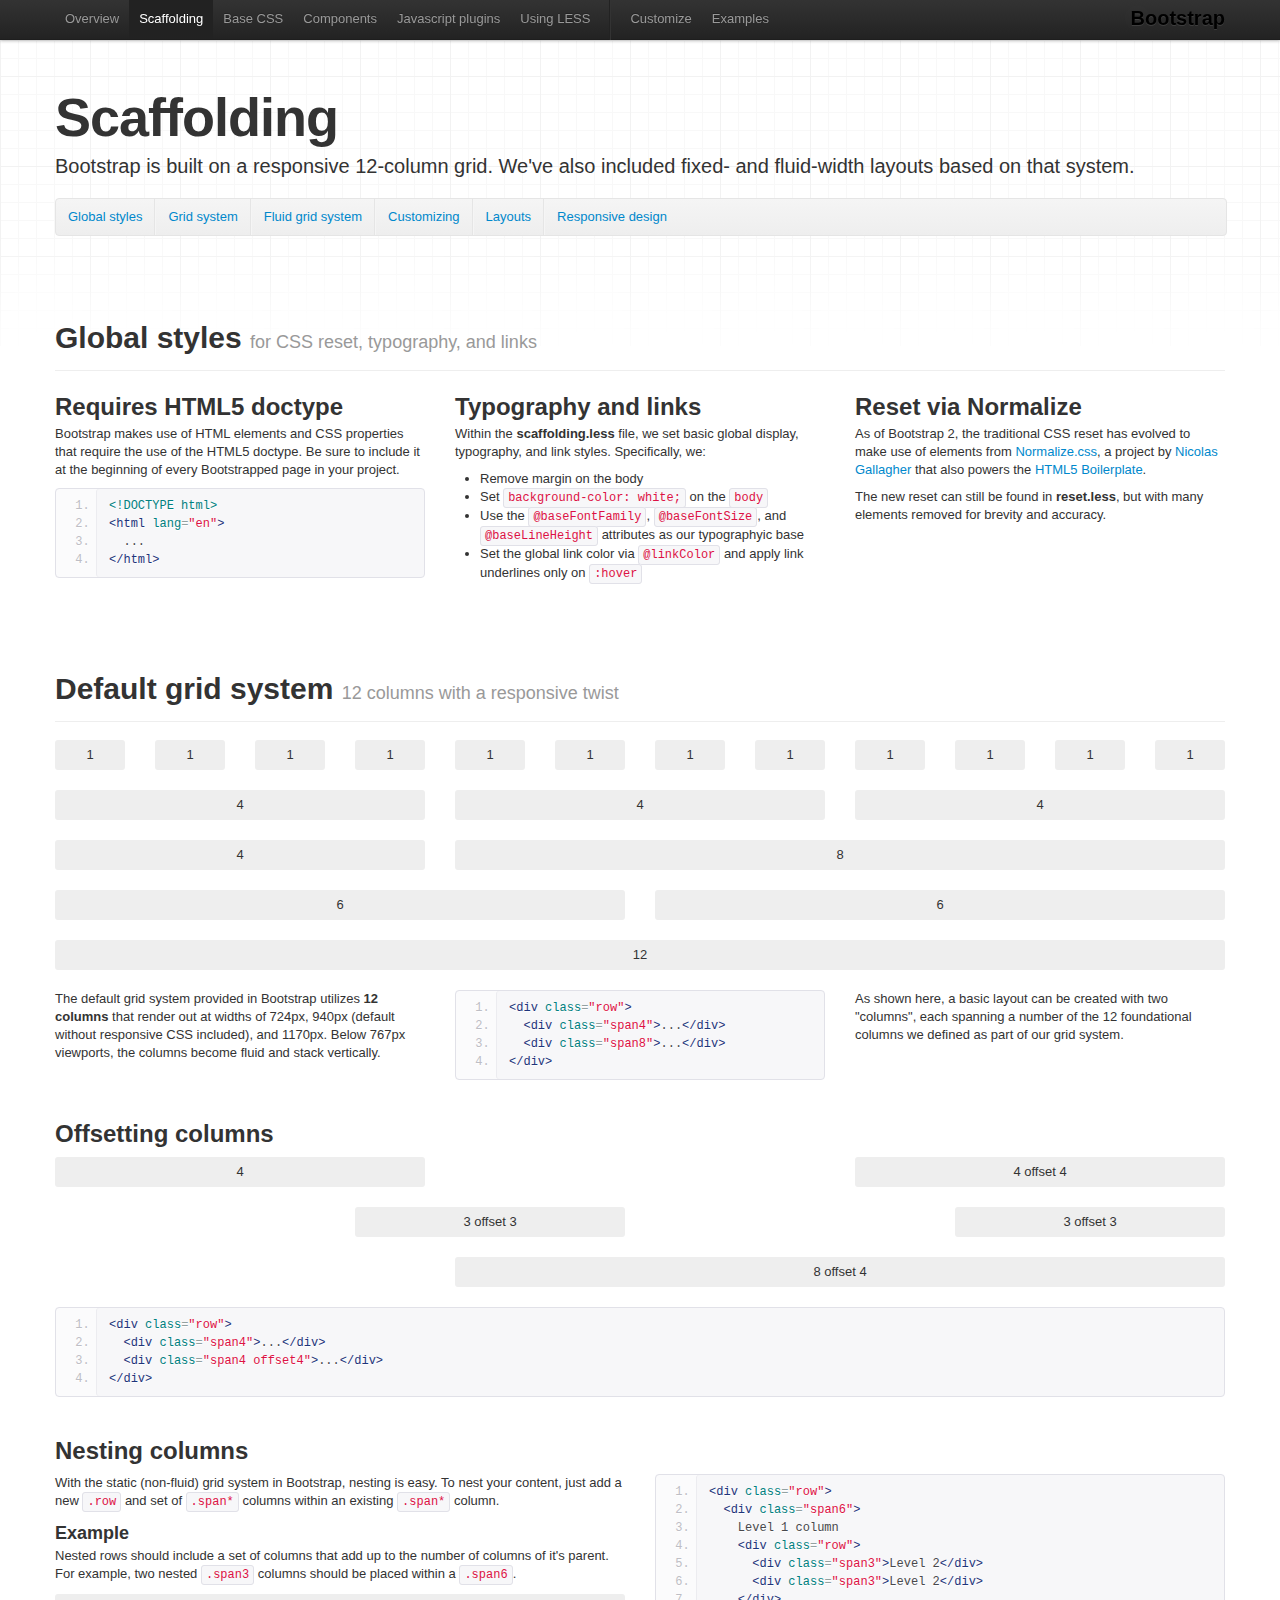
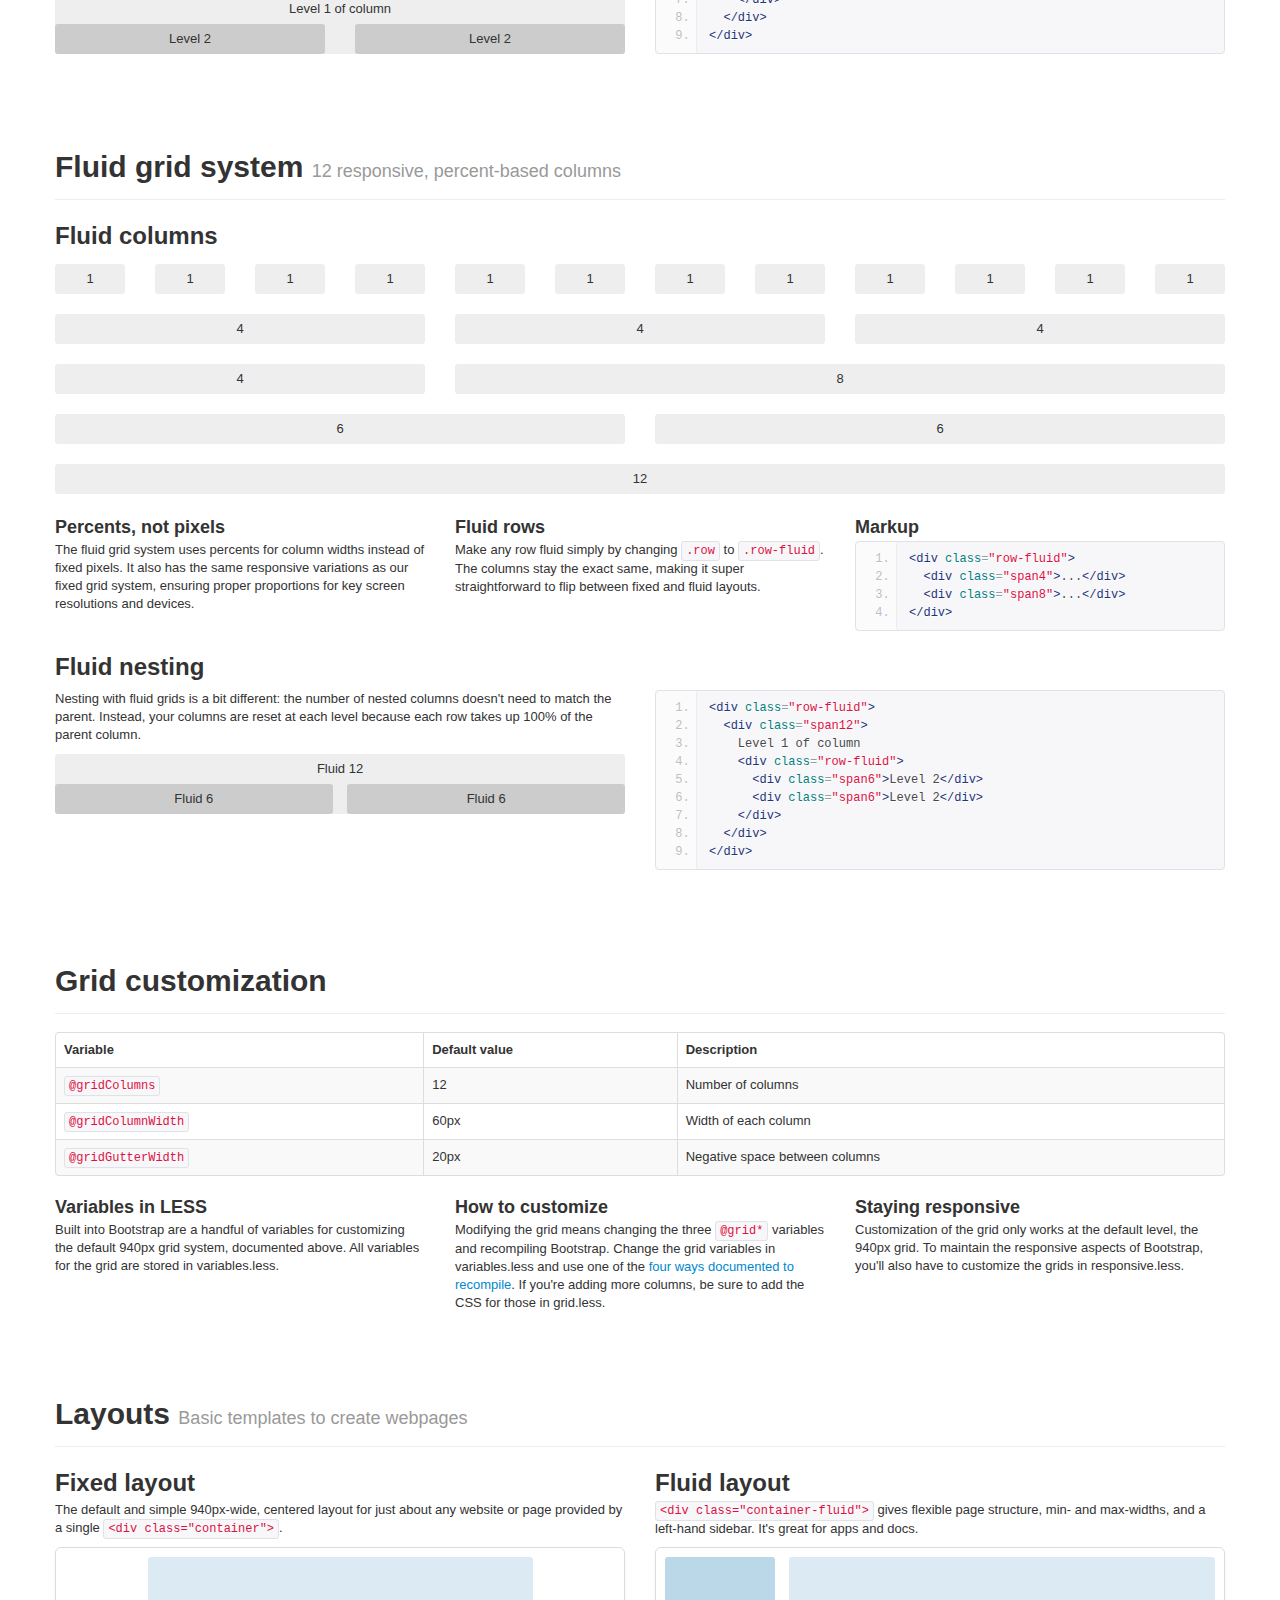
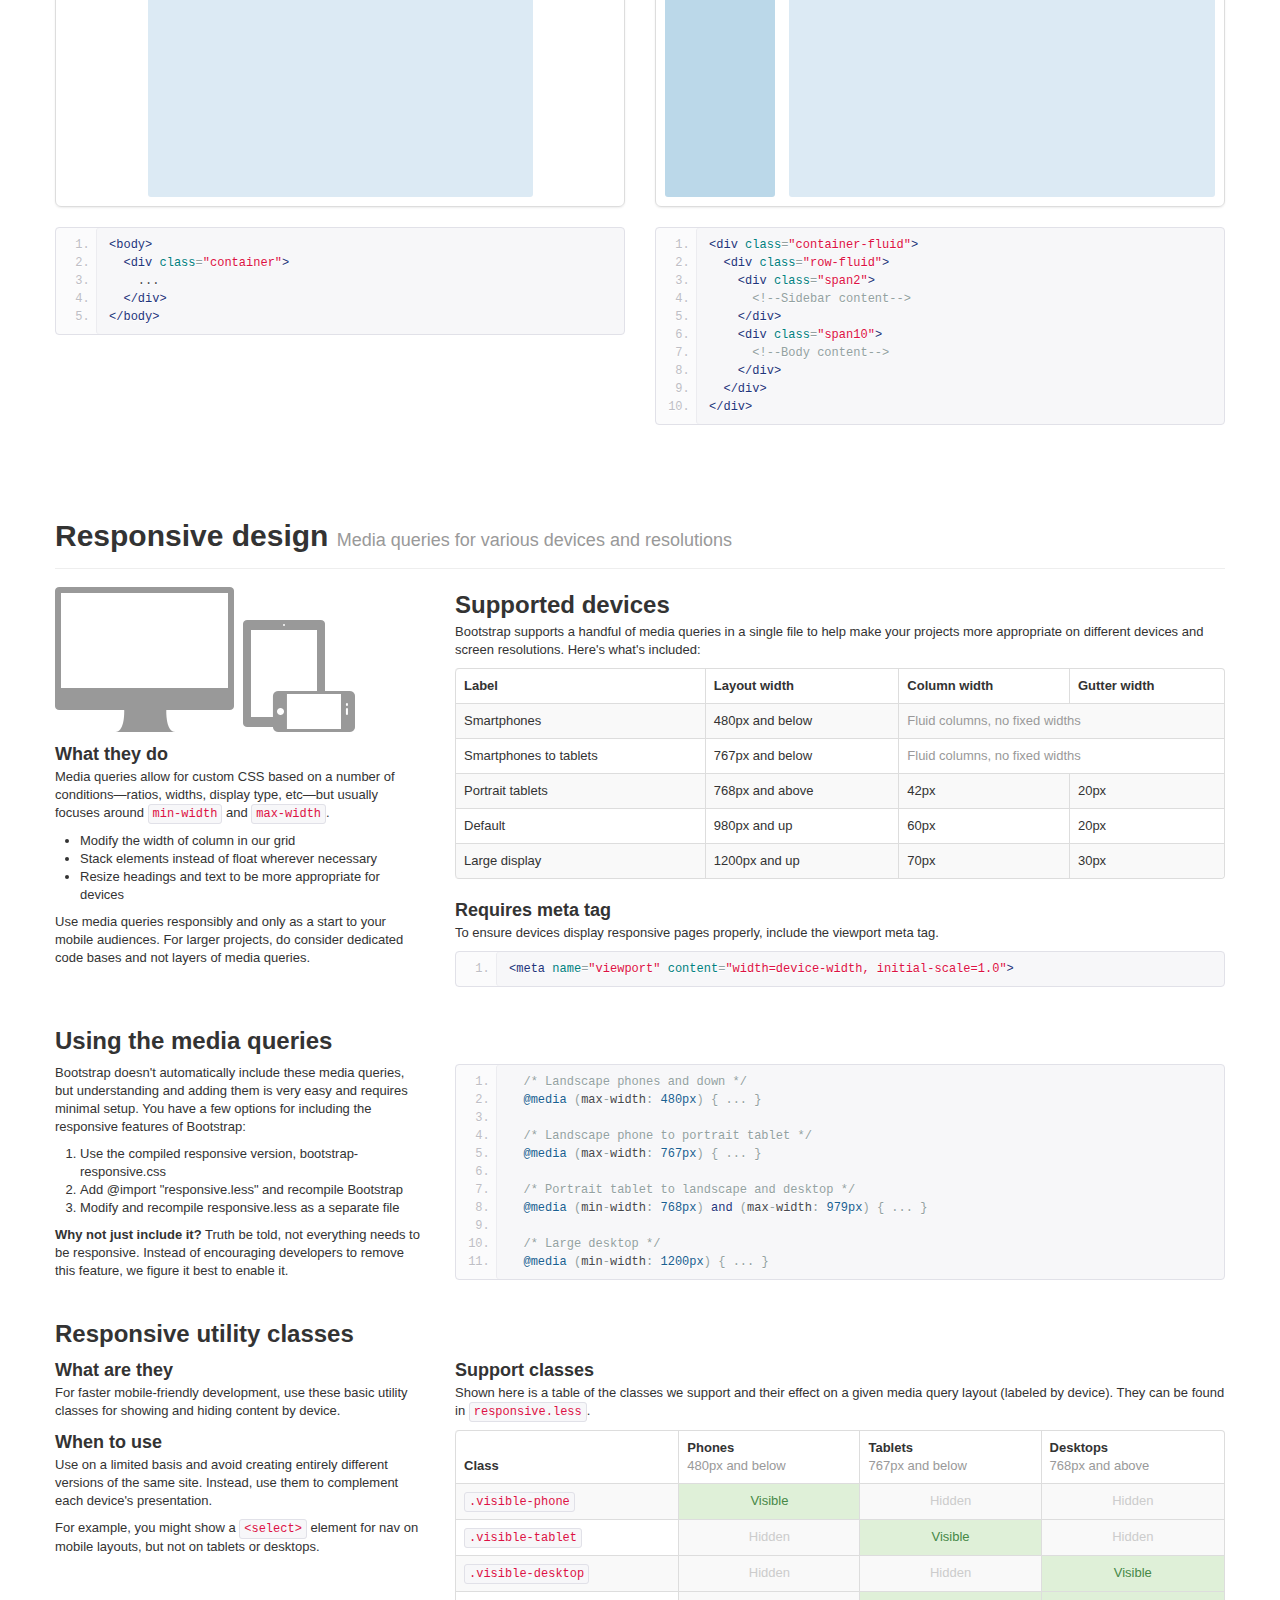
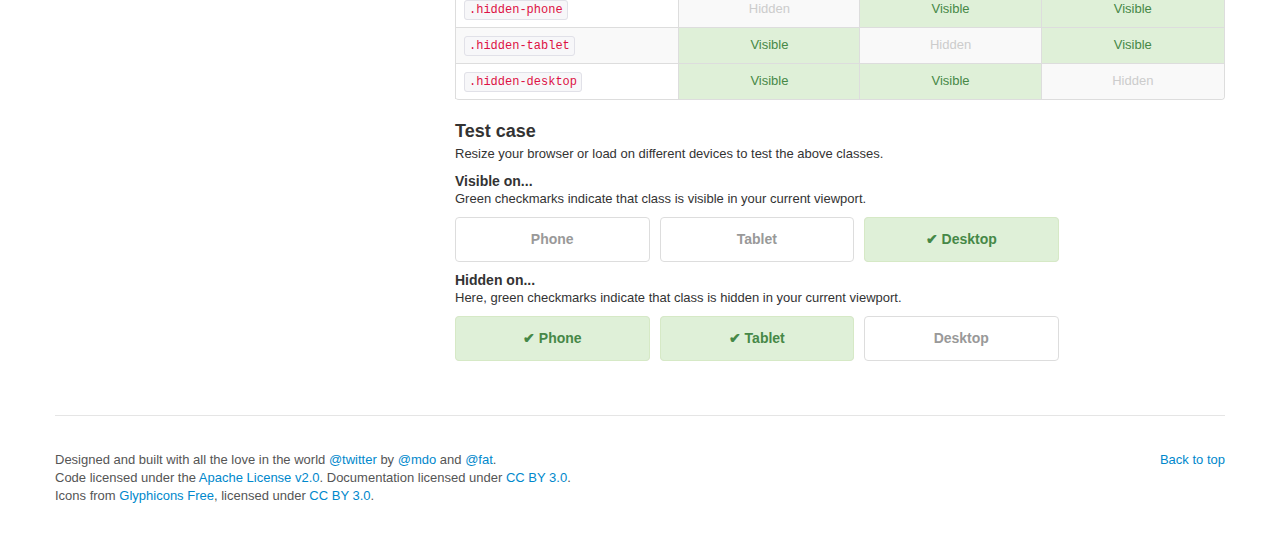
<file: For_programmers/bootstrap/docs/scaffolding.html>
<!DOCTYPE html>
<html lang="en">
  <head>
    <meta charset="utf-8">
    <title>Scaffolding · Twitter Bootstrap</title>
    <meta name="viewport" content="width=device-width, initial-scale=1.0">
    <meta name="description" content="">
    <meta name="author" content="">

    <!-- Le styles -->
    <link href="assets/css/bootstrap.css" rel="stylesheet">
    <link href="assets/css/bootstrap-responsive.css" rel="stylesheet">
    <link href="assets/css/docs.css" rel="stylesheet">
    <link href="assets/js/google-code-prettify/prettify.css" rel="stylesheet">

    <!-- Le HTML5 shim, for IE6-8 support of HTML5 elements -->
    <!--[if lt IE 9]>
      <script src="http://html5shim.googlecode.com/svn/trunk/html5.js"></script>
    <![endif]-->

    <!-- Le fav and touch icons -->
    <link rel="shortcut icon" href="assets/ico/favicon.ico">
    <link rel="apple-touch-icon-precomposed" sizes="144x144" href="assets/ico/apple-touch-icon-144-precomposed.png">
    <link rel="apple-touch-icon-precomposed" sizes="114x114" href="assets/ico/apple-touch-icon-114-precomposed.png">
    <link rel="apple-touch-icon-precomposed" sizes="72x72" href="assets/ico/apple-touch-icon-72-precomposed.png">
    <link rel="apple-touch-icon-precomposed" href="assets/ico/apple-touch-icon-57-precomposed.png">

  </head>

  <body data-spy="scroll" data-target=".subnav" data-offset="50">


  <!-- Navbar
    ================================================== -->
    <div class="navbar navbar-fixed-top">
      <div class="navbar-inner">
        <div class="container">
          <button type="button"class="btn btn-navbar" data-toggle="collapse" data-target=".nav-collapse">
            <span class="icon-bar"></span>
            <span class="icon-bar"></span>
            <span class="icon-bar"></span>
          </button>
          <a class="brand" href="./index.html">Bootstrap</a>
          <div class="nav-collapse collapse">
            <ul class="nav">
              <li class="">
                <a href="./index.html">Overview</a>
              </li>
              <li class="active">
                <a href="./scaffolding.html">Scaffolding</a>
              </li>
              <li class="">
                <a href="./base-css.html">Base CSS</a>
              </li>
              <li class="">
                <a href="./components.html">Components</a>
              </li>
              <li class="">
                <a href="./javascript.html">Javascript plugins</a>
              </li>
              <li class="">
                <a href="./less.html">Using LESS</a>
              </li>
              <li class="divider-vertical"></li>
              <li class="">
                <a href="./download.html">Customize</a>
              </li>
              <li class="">
                <a href="./examples.html">Examples</a>
              </li>
            </ul>
          </div>
        </div>
      </div>
    </div>

    <div class="container">

<!-- Masthead
================================================== -->
<header class="jumbotron subhead" id="overview">
  <h1>Scaffolding</h1>
  <p class="lead">Bootstrap is built on a responsive 12-column grid. We've also included fixed- and fluid-width layouts based on that system.</p>
  <div class="subnav">
    <ul class="nav nav-pills">
      <li><a href="#global">Global styles</a></li>
      <li><a href="#gridSystem">Grid system</a></li>
      <li><a href="#fluidGridSystem">Fluid grid system</a></li>
      <li><a href="#gridCustomization">Customizing</a></li>
      <li><a href="#layouts">Layouts</a></li>
      <li><a href="#responsive">Responsive design</a></li>
    </ul>
  </div>
</header>




<!-- Global Bootstrap settings
================================================== -->
<section id="global">
  <div class="page-header">
    <h1>Global styles <small>for CSS reset, typography, and links</small></h1>
  </div>
  <div class="row">
    <div class="span4">
      <h2>Requires HTML5 doctype</h2>
      <p>Bootstrap makes use of HTML elements and CSS properties that require the use of the HTML5 doctype. Be sure to include it at the beginning of every Bootstrapped page in your project.</p>
<pre class="prettyprint linenums">
&lt;!DOCTYPE html&gt;
&lt;html lang="en"&gt;
  ...
&lt;/html&gt;
</pre>
    </div><!-- /.span -->
    <div class="span4">
      <h2>Typography and links</h2>
      <p>Within the <strong>scaffolding.less</strong> file, we set basic global display, typography, and link styles. Specifically, we:</p>
      <ul>
        <li>Remove margin on the body</li>
        <li>Set <code>background-color: white;</code> on the <code>body</code></li>
        <li>Use the <code>@baseFontFamily</code>, <code>@baseFontSize</code>, and <code>@baseLineHeight</code> attributes as our typographyic base</li>
        <li>Set the global link color via <code>@linkColor</code> and apply link underlines only on <code>:hover</code></li>
      </ul>
    </div><!-- /.span -->
    <div class="span4">
      <h2>Reset via Normalize</h2>
      <p>As of Bootstrap 2, the traditional CSS reset has evolved to make use of elements from <a href="http://necolas.github.com/normalize.css/" target="_blank">Normalize.css</a>, a project by <a href="http://twitter.com/necolas" target="_blank">Nicolas Gallagher</a> that also powers the <a href="http://html5boilerplate.com" target="_blank">HTML5 Boilerplate</a>.</p>
      <p>The new reset can still be found in <strong>reset.less</strong>, but with many elements removed for brevity and accuracy.</p>
    </div><!-- /.span -->
  </div><!-- /.row -->
</section>




<!-- Grid system
================================================== -->
<section id="gridSystem">
  <div class="page-header">
    <h1>Default grid system <small>12 columns with a responsive twist</small></h1>
  </div>

  <div class="row show-grid">
    <div class="span1">1</div>
    <div class="span1">1</div>
    <div class="span1">1</div>
    <div class="span1">1</div>
    <div class="span1">1</div>
    <div class="span1">1</div>
    <div class="span1">1</div>
    <div class="span1">1</div>
    <div class="span1">1</div>
    <div class="span1">1</div>
    <div class="span1">1</div>
    <div class="span1">1</div>
  </div>
  <div class="row show-grid">
    <div class="span4">4</div>
    <div class="span4">4</div>
    <div class="span4">4</div>
  </div>
  <div class="row show-grid">
    <div class="span4">4</div>
    <div class="span8">8</div>
  </div>
  <div class="row show-grid">
    <div class="span6">6</div>
    <div class="span6">6</div>
  </div>
  <div class="row show-grid">
    <div class="span12">12</div>
  </div>
  <div class="row">
    <div class="span4">
      <p>The default grid system provided in Bootstrap utilizes <strong>12 columns</strong> that render out at widths of 724px, 940px (default without responsive CSS included), and 1170px. Below 767px viewports, the columns become fluid and stack vertically. </p>
    </div><!-- /.span -->
    <div class="span4">
<pre class="prettyprint linenums">
&lt;div class="row"&gt;
  &lt;div class="span4"&gt;...&lt;/div&gt;
  &lt;div class="span8"&gt;...&lt;/div&gt;
&lt;/div&gt;
</pre>
    </div><!-- /.span -->
    <div class="span4">
      <p>As shown here, a basic layout can be created with two "columns", each spanning a number of the 12 foundational columns we defined as part of our grid system.</p>
    </div><!-- /.span -->
  </div><!-- /.row -->

  <br>

  <h2>Offsetting columns</h2>
  <div class="row show-grid">
    <div class="span4">4</div>
    <div class="span4 offset4">4 offset 4</div>
  </div><!-- /row -->
  <div class="row show-grid">
    <div class="span3 offset3">3 offset 3</div>
    <div class="span3 offset3">3 offset 3</div>
  </div><!-- /row -->
  <div class="row show-grid">
    <div class="span8 offset4">8 offset 4</div>
  </div><!-- /row -->
<pre class="prettyprint linenums">
&lt;div class="row"&gt;
  &lt;div class="span4"&gt;...&lt;/div&gt;
  &lt;div class="span4 offset4"&gt;...&lt;/div&gt;
&lt;/div&gt;
</pre>

  <br>

  <h2>Nesting columns</h2>
  <div class="row">
    <div class="span6">
      <p>With the static (non-fluid) grid system in Bootstrap, nesting is easy. To nest your content, just add a new <code>.row</code> and set of <code>.span*</code> columns within an existing <code>.span*</code> column.</p>
      <h3>Example</h3>
      <p>Nested rows should include a set of columns that add up to the number of columns of it's parent. For example, two nested <code>.span3</code> columns should be placed within a <code>.span6</code>.</p>
      <div class="row show-grid">
        <div class="span6">
          Level 1 of column
          <div class="row show-grid">
            <div class="span3">
              Level 2
            </div>
            <div class="span3">
              Level 2
            </div>
          </div>
        </div>
      </div>
    </div><!-- /.span -->
    <div class="span6">
<pre class="prettyprint linenums">
&lt;div class="row"&gt;
  &lt;div class="span6"&gt;
    Level 1 column
    &lt;div class="row"&gt;
      &lt;div class="span3"&gt;Level 2&lt;/div&gt;
      &lt;div class="span3"&gt;Level 2&lt;/div&gt;
    &lt;/div&gt;
  &lt;/div&gt;
&lt;/div&gt;
</pre>
    </div><!-- /.span -->
  </div><!-- /.row -->
</section>



<!-- Fluid grid system
================================================== -->
<section id="fluidGridSystem">
  <div class="page-header">
    <h1>Fluid grid system <small>12 responsive, percent-based columns</small></h1>
  </div>

  <h2>Fluid columns</h2>
  <div class="row-fluid show-grid">
    <div class="span1">1</div>
    <div class="span1">1</div>
    <div class="span1">1</div>
    <div class="span1">1</div>
    <div class="span1">1</div>
    <div class="span1">1</div>
    <div class="span1">1</div>
    <div class="span1">1</div>
    <div class="span1">1</div>
    <div class="span1">1</div>
    <div class="span1">1</div>
    <div class="span1">1</div>
  </div>
  <div class="row-fluid show-grid">
    <div class="span4">4</div>
    <div class="span4">4</div>
    <div class="span4">4</div>
  </div>
  <div class="row-fluid show-grid">
    <div class="span4">4</div>
    <div class="span8">8</div>
  </div>
  <div class="row-fluid show-grid">
    <div class="span6">6</div>
    <div class="span6">6</div>
  </div>
  <div class="row-fluid show-grid">
    <div class="span12">12</div>
  </div>

  <div class="row">
    <div class="span4">
      <h3>Percents, not pixels</h3>
      <p>The fluid grid system uses percents for column widths instead of fixed pixels. It also has the same responsive variations as our fixed grid system, ensuring proper proportions for key screen resolutions and devices.</p>
    </div><!-- /.span -->
    <div class="span4">
      <h3>Fluid rows</h3>
      <p>Make any row fluid simply by changing <code>.row</code> to <code>.row-fluid</code>. The columns stay the exact same, making it super straightforward to flip between fixed and fluid layouts.</p>
    </div><!-- /.span -->
    <div class="span4">
      <h3>Markup</h3>
<pre class="prettyprint linenums">
&lt;div class="row-fluid"&gt;
  &lt;div class="span4"&gt;...&lt;/div&gt;
  &lt;div class="span8"&gt;...&lt;/div&gt;
&lt;/div&gt;
</pre>
    </div><!-- /.span -->
  </div><!-- /.row -->

  <h2>Fluid nesting</h2>
  <div class="row">
    <div class="span6">
      <p>Nesting with fluid grids is a bit different: the number of nested columns doesn't need to match the parent. Instead, your columns are reset at each level because each row takes up 100% of the parent column.</p>
      <div class="row-fluid show-grid">
        <div class="span12">
          Fluid 12
          <div class="row-fluid show-grid">
            <div class="span6">
              Fluid 6
            </div>
            <div class="span6">
              Fluid 6
            </div>
          </div>
        </div>
      </div>
    </div><!-- /.span -->
    <div class="span6">
<pre class="prettyprint linenums">
&lt;div class="row-fluid"&gt;
  &lt;div class="span12"&gt;
    Level 1 of column
    &lt;div class="row-fluid"&gt;
      &lt;div class="span6"&gt;Level 2&lt;/div&gt;
      &lt;div class="span6"&gt;Level 2&lt;/div&gt;
    &lt;/div&gt;
  &lt;/div&gt;
&lt;/div&gt;
</pre>
    </div><!-- /.span -->
  </div><!-- /.row -->

</section>



<!-- Customizaton
================================================== -->
<section id="gridCustomization">
  <div class="page-header">
    <h1>Grid customization</h1>
  </div>
  <table class="table table-bordered table-striped">
    <thead>
      <tr>
        <th>Variable</th>
        <th>Default value</th>
        <th>Description</th>
      </tr>
    </thead>
    <tbody>
      <tr>
        <td><code>@gridColumns</code></td>
        <td>12</td>
        <td>Number of columns</td>
      </tr>
      <tr>
        <td><code>@gridColumnWidth</code></td>
        <td>60px</td>
        <td>Width of each column</td>
      </tr>
      <tr>
        <td><code>@gridGutterWidth</code></td>
        <td>20px</td>
        <td>Negative space between columns</td>
      </tr>
    </tbody>
  </table>
  <div class="row">
    <div class="span4">
      <h3>Variables in LESS</h3>
      <p>Built into Bootstrap are a handful of variables for customizing the default 940px grid system, documented above. All variables for the grid are stored in variables.less.</p>
    </div><!-- /.span -->
    <div class="span4">
      <h3>How to customize</h3>
      <p>Modifying the grid means changing the three <code>@grid*</code> variables and recompiling Bootstrap. Change the grid variables in variables.less and use one of the <a href="less.html#compiling">four ways documented to recompile</a>. If you're adding more columns, be sure to add the CSS for those in grid.less.</p>
    </div><!-- /.span -->
    <div class="span4">
      <h3>Staying responsive</h3>
      <p>Customization of the grid only works at the default level, the 940px grid. To maintain the responsive aspects of Bootstrap, you'll also have to customize the grids in responsive.less.</p>
    </div><!-- /.span -->
  </div><!-- /.row -->

</section>



<!-- Layouts (Default and fluid)
================================================== -->
<section id="layouts">
  <div class="page-header">
    <h1>Layouts <small>Basic templates to create webpages</small></h1>
  </div>

  <div class="row">
    <div class="span6">
      <h2>Fixed layout</h2>
      <p>The default and simple 940px-wide, centered layout for just about any website or page provided by a single <code>&lt;div class="container"&gt;</code>.</p>
      <div class="mini-layout">
        <div class="mini-layout-body"></div>
      </div>
<pre class="prettyprint linenums">
&lt;body&gt;
  &lt;div class="container"&gt;
    ...
  &lt;/div&gt;
&lt;/body&gt;
</pre>
    </div><!-- /.span -->
    <div class="span6">
      <h2>Fluid layout</h2>
      <p><code>&lt;div class="container-fluid"&gt;</code> gives flexible page structure, min- and max-widths, and a left-hand sidebar. It's great for apps and docs.</p>
      <div class="mini-layout fluid">
        <div class="mini-layout-sidebar"></div>
        <div class="mini-layout-body"></div>
      </div>
<pre class="prettyprint linenums">
&lt;div class="container-fluid"&gt;
  &lt;div class="row-fluid"&gt;
    &lt;div class="span2"&gt;
      &lt;!--Sidebar content--&gt;
    &lt;/div&gt;
    &lt;div class="span10"&gt;
      &lt;!--Body content--&gt;
    &lt;/div&gt;
  &lt;/div&gt;
&lt;/div&gt;
</pre>
    </div><!-- /.span -->
  </div><!-- /.row -->
</section>




<!-- Responsive design
================================================== -->
<section id="responsive">
  <div class="page-header">
    <h1>Responsive design <small>Media queries for various devices and resolutions</small></h1>
  </div>
  <!-- Supported devices -->
  <div class="row">
    <div class="span4">
      <p><img src="assets/img/responsive-illustrations.png" alt="Responsive devices"></p>
      <h3>What they do</h3>
      <p>Media queries allow for custom CSS based on a number of conditions&mdash;ratios, widths, display type, etc&mdash;but usually focuses around <code>min-width</code> and <code>max-width</code>.</p>
      <ul>
        <li>Modify the width of column in our grid</li>
        <li>Stack elements instead of float wherever necessary</li>
        <li>Resize headings and text to be more appropriate for devices</li>
      </ul>
      <p>Use media queries responsibly and only as a start to your mobile audiences. For larger projects, do consider dedicated code bases and not layers of media queries.</p>
    </div><!-- /.span -->
    <div class="span8">
      <h2>Supported devices</h2>
      <p>Bootstrap supports a handful of media queries in a single file to help make your projects more appropriate on different devices and screen resolutions. Here's what's included:</p>
      <table class="table table-bordered table-striped">
        <thead>
          <tr>
            <th>Label</th>
            <th>Layout width</th>
            <th>Column width</th>
            <th>Gutter width</th>
          </tr>
        </thead>
        <tbody>
          <tr>
            <td>Smartphones</td>
            <td>480px and below</td>
            <td class="muted" colspan="2">Fluid columns, no fixed widths</td>
          </tr>
          <tr>
            <td>Smartphones to tablets</td>
            <td>767px and below</td>
            <td class="muted" colspan="2">Fluid columns, no fixed widths</td>
          </tr>
          <tr>
            <td>Portrait tablets</td>
            <td>768px and above</td>
            <td>42px</td>
            <td>20px</td>
          </tr>
          <tr>
            <td>Default</td>
            <td>980px and up</td>
            <td>60px</td>
            <td>20px</td>
          </tr>
          <tr>
            <td>Large display</td>
            <td>1200px and up</td>
            <td>70px</td>
            <td>30px</td>
          </tr>
        </tbody>
      </table>

      <h3>Requires meta tag</h3>
      <p>To ensure devices display responsive pages properly, include the viewport meta tag.</p>
      <pre class="prettyprint linenums">&lt;meta name="viewport" content="width=device-width, initial-scale=1.0"&gt;</pre>
    </div><!-- /.span -->
  </div><!-- /.row -->

  <br>

  <!-- Media query code -->
  <h2>Using the media queries</h2>
  <div class="row">
    <div class="span4">
      <p>Bootstrap doesn't automatically include these media queries, but understanding and adding them is very easy and requires minimal setup. You have a few options for including the responsive features of Bootstrap:</p>
      <ol>
        <li>Use the compiled responsive version, bootstrap-responsive.css</li>
        <li>Add @import "responsive.less" and recompile Bootstrap</li>
        <li>Modify and recompile responsive.less as a separate file</li>
      </ol>
      <p><strong>Why not just include it?</strong> Truth be told, not everything needs to be responsive. Instead of encouraging developers to remove this feature, we figure it best to enable it.</p>
    </div><!-- /.span -->
    <div class="span8">
<pre class="prettyprint linenums">
  /* Landscape phones and down */
  @media (max-width: 480px) { ... }

  /* Landscape phone to portrait tablet */
  @media (max-width: 767px) { ... }

  /* Portrait tablet to landscape and desktop */
  @media (min-width: 768px) and (max-width: 979px) { ... }

  /* Large desktop */
  @media (min-width: 1200px) { ... }
</pre>
    </div><!-- /.span -->
  </div><!-- /.row -->
  <br>

  <!-- Responsive utility classes -->
  <h2>Responsive utility classes</h2>
  <div class="row">
    <div class="span4">
      <h3>What are they</h2>
      <p>For faster mobile-friendly development, use these basic utility classes for showing and hiding content by device.</p>
      <h3>When to use</h2>
      <p>Use on a limited basis and avoid creating entirely different versions of the same site. Instead, use them to complement each device's presentation.</p>
      <p>For example, you might show a <code>&lt;select&gt;</code> element for nav on mobile layouts, but not on tablets or desktops.</p>
    </div><!-- /.span -->
    <div class="span8">
      <h3>Support classes</h3>
      <p>Shown here is a table of the classes we support and their effect on a given media query layout (labeled by device). They can be found in <code>responsive.less</code>.</p>
      <table class="table table-bordered table-striped responsive-utilities">
        <thead>
          <tr>
            <th>Class</th>
            <th>Phones <small>480px and below</small></th>
            <th>Tablets <small>767px and below</small></th>
            <th>Desktops <small>768px and above</small></th>
          </tr>
        </thead>
        <tbody>
          <tr>
            <th><code>.visible-phone</code></th>
            <td class="is-visible">Visible</td>
            <td class="is-hidden">Hidden</td>
            <td class="is-hidden">Hidden</td>
          </tr>
          <tr>
            <th><code>.visible-tablet</code></th>
            <td class="is-hidden">Hidden</td>
            <td class="is-visible">Visible</td>
            <td class="is-hidden">Hidden</td>
          </tr>
          <tr>
            <th><code>.visible-desktop</code></th>
            <td class="is-hidden">Hidden</td>
            <td class="is-hidden">Hidden</td>
            <td class="is-visible">Visible</td>
          </tr>
          <tr>
            <th><code>.hidden-phone</code></th>
            <td class="is-hidden">Hidden</td>
            <td class="is-visible">Visible</td>
            <td class="is-visible">Visible</td>
          </tr>
          <tr>
            <th><code>.hidden-tablet</code></th>
            <td class="is-visible">Visible</td>
            <td class="is-hidden">Hidden</td>
            <td class="is-visible">Visible</td>
          </tr>
          <tr>
            <th><code>.hidden-desktop</code></th>
            <td class="is-visible">Visible</td>
            <td class="is-visible">Visible</td>
            <td class="is-hidden">Hidden</td>
          </tr>
        </tbody>
      </table>
      <h3>Test case</h3>
      <p>Resize your browser or load on different devices to test the above classes.</p>
      <h4>Visible on...</h4>
      <p>Green checkmarks indicate that class is visible in your current viewport.</p>
      <ul class="responsive-utilities-test">
        <li>Phone<span class="visible-phone">&#10004; Phone</span></li>
        <li>Tablet<span class="visible-tablet">&#10004; Tablet</span></li>
        <li>Desktop<span class="visible-desktop">&#10004; Desktop</span></li>
      </ul>
      <h4>Hidden on...</h4>
      <p>Here, green checkmarks indicate that class is hidden in your current viewport.</p>
      <ul class="responsive-utilities-test hidden-on">
        <li>Phone<span class="hidden-phone">&#10004; Phone</span></li>
        <li>Tablet<span class="hidden-tablet">&#10004; Tablet</span></li>
        <li>Desktop<span class="hidden-desktop">&#10004; Desktop</span></li>
      </ul>
    </div><!-- /.span -->
  </div><!-- /.row -->


  <div class="row">
    <div class="span4">
    </div><!-- /.span -->
  </div><!-- /.row -->
</section>


     <!-- Footer
      ================================================== -->
      <footer class="footer">
        <p class="pull-right"><a href="#">Back to top</a></p>
        <p>Designed and built with all the love in the world <a href="http://twitter.com/twitter" target="_blank">@twitter</a> by <a href="http://twitter.com/mdo" target="_blank">@mdo</a> and <a href="http://twitter.com/fat" target="_blank">@fat</a>.</p>
        <p>Code licensed under the <a href="http://www.apache.org/licenses/LICENSE-2.0" target="_blank">Apache License v2.0</a>. Documentation licensed under <a href="http://creativecommons.org/licenses/by/3.0/">CC BY 3.0</a>.</p>
        <p>Icons from <a href="http://glyphicons.com">Glyphicons Free</a>, licensed under <a href="http://creativecommons.org/licenses/by/3.0/">CC BY 3.0</a>.</p>
      </footer>

    </div><!-- /container -->



    <!-- Le javascript
    ================================================== -->
    <!-- Placed at the end of the document so the pages load faster -->
    <script type="text/javascript" src="http://platform.twitter.com/widgets.js"></script>
    <script src="assets/js/jquery.js"></script>
    <script src="assets/js/google-code-prettify/prettify.js"></script>
    <script src="assets/js/bootstrap-transition.js"></script>
    <script src="assets/js/bootstrap-alert.js"></script>
    <script src="assets/js/bootstrap-modal.js"></script>
    <script src="assets/js/bootstrap-dropdown.js"></script>
    <script src="assets/js/bootstrap-scrollspy.js"></script>
    <script src="assets/js/bootstrap-tab.js"></script>
    <script src="assets/js/bootstrap-tooltip.js"></script>
    <script src="assets/js/bootstrap-popover.js"></script>
    <script src="assets/js/bootstrap-button.js"></script>
    <script src="assets/js/bootstrap-collapse.js"></script>
    <script src="assets/js/bootstrap-carousel.js"></script>
    <script src="assets/js/bootstrap-typeahead.js"></script>
    <script src="assets/js/application.js"></script>


  </body>
</html>
</file>
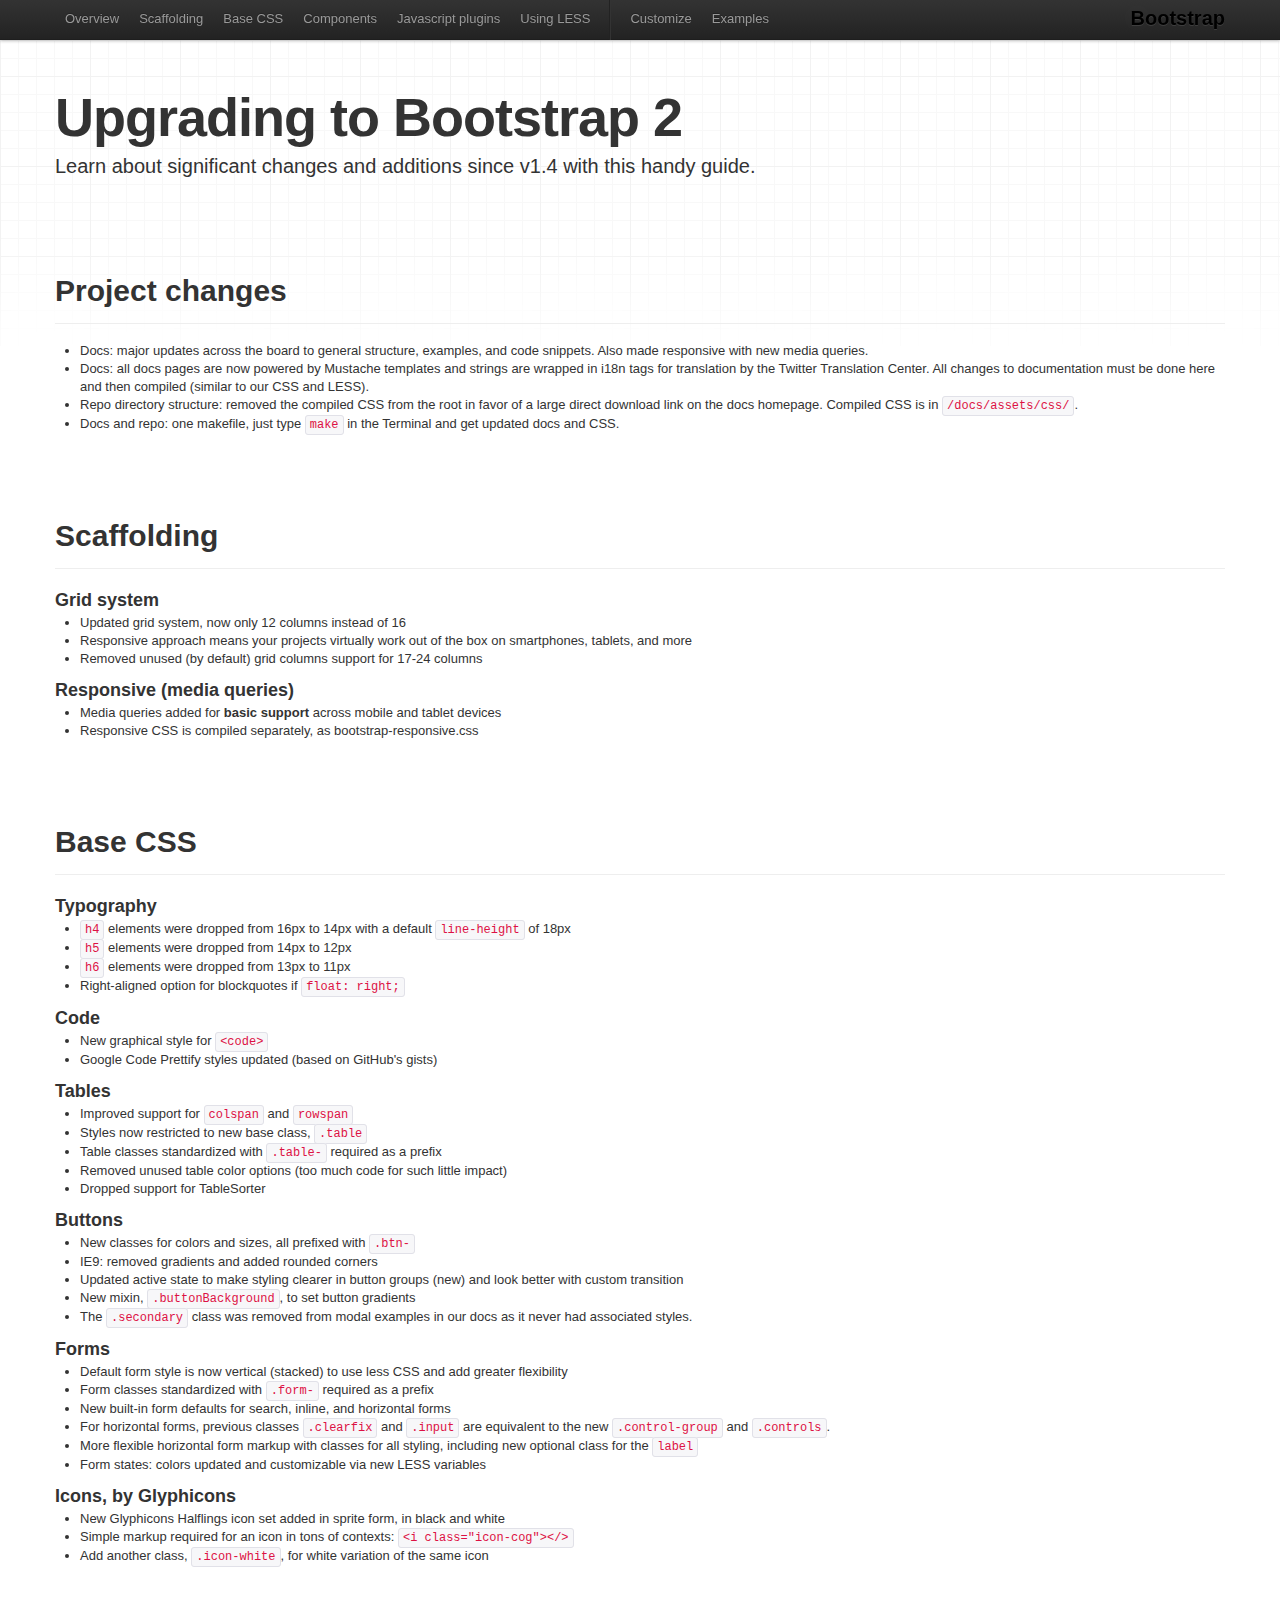
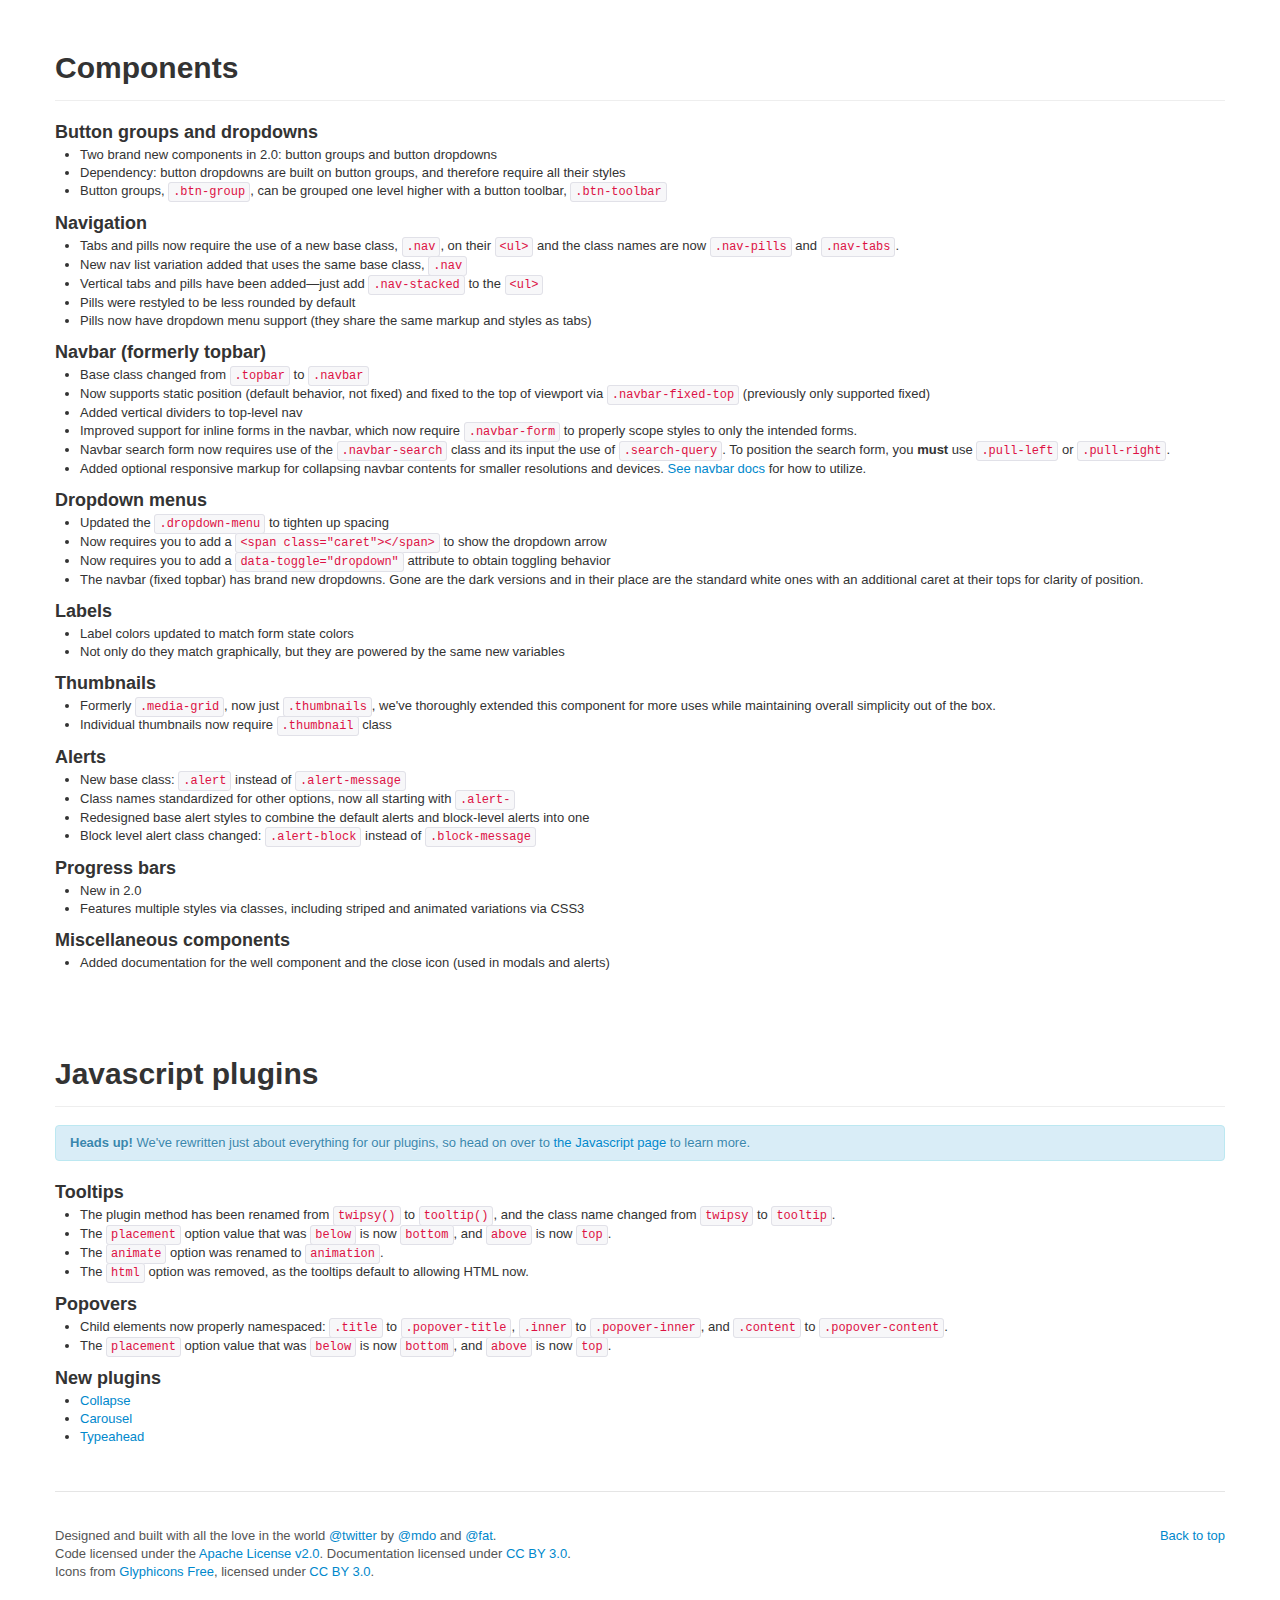
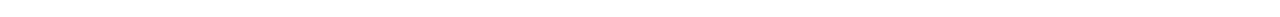
<file: For_programmers/bootstrap/docs/upgrading.html>
<!DOCTYPE html>
<html lang="en">
  <head>
    <meta charset="utf-8">
    <title>Upgrading · Twitter Bootstrap</title>
    <meta name="viewport" content="width=device-width, initial-scale=1.0">
    <meta name="description" content="">
    <meta name="author" content="">

    <!-- Le styles -->
    <link href="assets/css/bootstrap.css" rel="stylesheet">
    <link href="assets/css/bootstrap-responsive.css" rel="stylesheet">
    <link href="assets/css/docs.css" rel="stylesheet">
    <link href="assets/js/google-code-prettify/prettify.css" rel="stylesheet">

    <!-- Le HTML5 shim, for IE6-8 support of HTML5 elements -->
    <!--[if lt IE 9]>
      <script src="http://html5shim.googlecode.com/svn/trunk/html5.js"></script>
    <![endif]-->

    <!-- Le fav and touch icons -->
    <link rel="shortcut icon" href="assets/ico/favicon.ico">
    <link rel="apple-touch-icon-precomposed" sizes="144x144" href="assets/ico/apple-touch-icon-144-precomposed.png">
    <link rel="apple-touch-icon-precomposed" sizes="114x114" href="assets/ico/apple-touch-icon-114-precomposed.png">
    <link rel="apple-touch-icon-precomposed" sizes="72x72" href="assets/ico/apple-touch-icon-72-precomposed.png">
    <link rel="apple-touch-icon-precomposed" href="assets/ico/apple-touch-icon-57-precomposed.png">

  </head>

  <body data-spy="scroll" data-target=".subnav" data-offset="50">


  <!-- Navbar
    ================================================== -->
    <div class="navbar navbar-fixed-top">
      <div class="navbar-inner">
        <div class="container">
          <button type="button"class="btn btn-navbar" data-toggle="collapse" data-target=".nav-collapse">
            <span class="icon-bar"></span>
            <span class="icon-bar"></span>
            <span class="icon-bar"></span>
          </button>
          <a class="brand" href="./index.html">Bootstrap</a>
          <div class="nav-collapse collapse">
            <ul class="nav">
              <li class="">
                <a href="./index.html">Overview</a>
              </li>
              <li class="">
                <a href="./scaffolding.html">Scaffolding</a>
              </li>
              <li class="">
                <a href="./base-css.html">Base CSS</a>
              </li>
              <li class="">
                <a href="./components.html">Components</a>
              </li>
              <li class="">
                <a href="./javascript.html">Javascript plugins</a>
              </li>
              <li class="">
                <a href="./less.html">Using LESS</a>
              </li>
              <li class="divider-vertical"></li>
              <li class="">
                <a href="./download.html">Customize</a>
              </li>
              <li class="">
                <a href="./examples.html">Examples</a>
              </li>
            </ul>
          </div>
        </div>
      </div>
    </div>

    <div class="container">

<!-- Masthead
================================================== -->
<header class="jumbotron subhead" id="overview">
  <h1>Upgrading to Bootstrap 2</h1>
  <p class="lead">Learn about significant changes and additions since v1.4 with this handy guide.</p>
</header>



<!-- Project
================================================== -->
<section id="docs">
  <div class="page-header">
    <h1>Project changes</h1>
  </div>
  <ul>
    <li>Docs: major updates across the board to general structure, examples, and code snippets. Also made responsive with new media queries.</li>
    <li>Docs: all docs pages are now powered by Mustache templates and strings are wrapped in i18n tags for translation by the Twitter Translation Center. All changes to documentation must be done here and then compiled (similar to our CSS and LESS).</li>
    <li>Repo directory structure: removed the compiled CSS from the root in favor of a large direct download link on the docs homepage. Compiled CSS is in <code>/docs/assets/css/</code>.</li>
    <li>Docs and repo: one makefile, just type <code>make</code> in the Terminal and get updated docs and CSS.</li>
  </ul>
</section>



<!-- Scaffolding
================================================== -->
<section id="scaffolding">
  <div class="page-header">
    <h1>Scaffolding</h1>
  </div>
  <h3>Grid system</h3>
  <ul>
    <li>Updated grid system, now only 12 columns instead of 16
    <li>Responsive approach means your projects virtually work out of the box on smartphones, tablets, and more</li>
    <li>Removed unused (by default) grid columns support for 17-24 columns</li>
  </ul>
  <h3>Responsive (media queries)</h3>
  <ul>
    <li>Media queries added for <strong>basic support</strong> across mobile and tablet devices
    <li>Responsive CSS is compiled separately, as bootstrap-responsive.css</li>
  </ul>
</section>



<!-- Base CSS
================================================== -->
<section id="baseCSS">
  <div class="page-header">
    <h1>Base CSS</h1>
  </div>
  <h3>Typography</h3>
  <ul>
    <li><code>h4</code> elements were dropped from 16px to 14px with a default <code>line-height</code> of 18px</li>
    <li><code>h5</code> elements were dropped from 14px to 12px</li>
    <li><code>h6</code> elements were dropped from 13px to 11px</li>
    <li>Right-aligned option for blockquotes if <code>float: right;</code></li>
  </ul>
  <h3>Code</h3>
  <ul>
    <li>New graphical style for <code>&lt;code&gt;</code></li>
    <li>Google Code Prettify styles updated (based on GitHub's gists)</li>
  </ul>
  <h3>Tables</h3>
  <ul>
    <li>Improved support for <code>colspan</code> and <code>rowspan</code></li>
    <li>Styles now restricted to new base class, <code>.table</code></li>
    <li>Table classes standardized with <code>.table-</code> required as a prefix</li>
    <li>Removed unused table color options (too much code for such little impact)</li>
    <li>Dropped support for TableSorter</li>
  </ul>
  <h3>Buttons</h3>
  <ul>
    <li>New classes for colors and sizes, all prefixed with <code>.btn-</code></li>
    <li>IE9: removed gradients and added rounded corners</li>
    <li>Updated active state to make styling clearer in button groups (new) and look better with custom transition</li>
    <li>New mixin, <code>.buttonBackground</code>, to set button gradients</li>
    <li>The <code>.secondary</code> class was removed from modal examples in our docs as it never had associated styles.</li>
  </ul>
  <h3>Forms</h3>
  <ul>
    <li>Default form style is now vertical (stacked) to use less CSS and add greater flexibility</li>
    <li>Form classes standardized with <code>.form-</code> required as a prefix</li>
    <li>New built-in form defaults for search, inline, and horizontal forms</li>
    <li>For horizontal forms, previous classes <code>.clearfix</code> and <code>.input</code> are equivalent to the new <code>.control-group</code> and <code>.controls</code>.</li>
    <li>More flexible horizontal form markup with classes for all styling, including new optional class for the <code>label</code></li>
    <li>Form states: colors updated and customizable via new LESS variables</li>
  </ul>
  <h3>Icons, by Glyphicons</h3>
  <ul>
    <li>New Glyphicons Halflings icon set added in sprite form, in black and white</li>
    <li>Simple markup required for an icon in tons of contexts: <code>&lt;i class="icon-cog"&gt;&lt;/&gt;</code></li>
    <li>Add another class, <code>.icon-white</code>, for white variation of the same icon</li>
  </ul>
</section>



<!-- Components
================================================== -->
<section id="components">
  <div class="page-header">
    <h1>Components</h1>
  </div>
  <h3>Button groups and dropdowns</h3>
  <ul>
    <li>Two brand new components in 2.0: button groups and button dropdowns</li>
    <li>Dependency: button dropdowns are built on button groups, and therefore require all their styles</li>
    <li>Button groups, <code>.btn-group</code>, can be grouped one level higher with a button toolbar, <code>.btn-toolbar</code></li>
  </ul>
  <h3>Navigation</h3>
  <ul>
    <li>Tabs and pills now require the use of a new base class, <code>.nav</code>, on their <code>&lt;ul&gt;</code> and the class names are now <code>.nav-pills</code> and <code>.nav-tabs</code>.</li>
    <li>New nav list variation added that uses the same base class, <code>.nav</code></li>
    <li>Vertical tabs and pills have been added&mdash;just add <code>.nav-stacked</code> to the <code>&lt;ul&gt;</code></li>
    <li>Pills were restyled to be less rounded by default</li>
    <li>Pills now have dropdown menu support (they share the same markup and styles as tabs)</li>
  </ul>
  <h3>Navbar (formerly topbar)</h3>
  <ul>
    <li>Base class changed from <code>.topbar</code> to <code>.navbar</code></li>
    <li>Now supports static position (default behavior, not fixed) and fixed to the top of viewport via <code>.navbar-fixed-top</code> (previously only supported fixed)</li>
    <li>Added vertical dividers to top-level nav</li>
    <li>Improved support for inline forms in the navbar, which now require <code>.navbar-form</code> to properly scope styles to only the intended forms.</li>
    <li>Navbar search form now requires use of the <code>.navbar-search</code> class and its input the use of <code>.search-query</code>. To position the search form, you <strong>must</strong> use <code>.pull-left</code> or <code>.pull-right</code>.</li>
    <li>Added optional responsive markup for collapsing navbar contents for smaller resolutions and devices. <a href="./components.html#navbar">See navbar docs</a> for how to utilize.</li>
  </ul>
  <h3>Dropdown menus</h3>
  <ul>
    <li>Updated the <code>.dropdown-menu</code> to tighten up spacing</li>
    <li>Now requires you to add a <code>&lt;span class="caret"&gt;&lt;/span&gt;</code> to show the dropdown arrow</li>
    <li>Now requires you to add a <code>data-toggle="dropdown"</code> attribute to obtain toggling behavior</li>
    <li>The navbar (fixed topbar) has brand new dropdowns. Gone are the dark versions and in their place are the standard white ones with an additional caret at their tops for clarity of position.</li>
  </ul>
  <h3>Labels</h3>
  <ul>
    <li>Label colors updated to match form state colors</li>
    <li>Not only do they match graphically, but they are powered by the same new variables</li>
  </ul>
  <h3>Thumbnails</h3>
  <ul>
    <li>Formerly <code>.media-grid</code>, now just <code>.thumbnails</code>, we've thoroughly extended this component for more uses while maintaining overall simplicity out of the box.</li>
    <li>Individual thumbnails now require <code>.thumbnail</code> class</li>
  </ul>
  <h3>Alerts</h3>
  <ul>
    <li>New base class: <code>.alert</code> instead of <code>.alert-message</code></li>
    <li>Class names standardized for other options, now all starting with <code>.alert-</code></li>
    <li>Redesigned base alert styles to combine the default alerts and block-level alerts into one</li>
    <li>Block level alert class changed: <code>.alert-block</code> instead of <code>.block-message</code></li>
  </ul>
  <h3>Progress bars</h3>
  <ul>
    <li>New in 2.0</li>
    <li>Features multiple styles via classes, including striped and animated variations via CSS3</li>
  </ul>
  <h3>Miscellaneous components</h3>
  <ul>
    <li>Added documentation for the well component and the close icon (used in modals and alerts)</li>
  </ul>
</section>



<!-- Javascript
================================================== -->
<section id="javascript">
  <div class="page-header">
    <h1>Javascript plugins</h1>
  </div>
  <div class="alert alert-info">
    <strong>Heads up!</strong> We've rewritten just about everything for our plugins, so head on over to <a href="./javascript.html">the Javascript page</a> to learn more.
  </div>
  <h3>Tooltips</h3>
  <ul>
    <li>The plugin method has been renamed from <code>twipsy()</code> to <code>tooltip()</code>, and the class name changed from <code>twipsy</code> to <code>tooltip</code>.</li>
    <li>The <code>placement</code> option value that was <code>below</code> is now <code>bottom</code>, and <code>above</code> is now <code>top</code>.</li>
    <li>The <code>animate</code> option was renamed to <code>animation</code>.</li>
    <li>The <code>html</code> option was removed, as the tooltips default to allowing HTML now.</li>
  </ul>
  <h3>Popovers</h3>
  <ul>
    <li>Child elements now properly namespaced: <code>.title</code> to <code>.popover-title</code>, <code>.inner</code> to <code>.popover-inner</code>, and <code>.content</code> to <code>.popover-content</code>.</li>
    <li>The <code>placement</code> option value that was <code>below</code> is now <code>bottom</code>, and <code>above</code> is now <code>top</code>.</li>
  </ul>
  <h3>New plugins</h3>
  <ul>
    <li><a href="./javascript.html#collapse">Collapse</a></li>
    <li><a href="./javascript.html#carousel">Carousel</a></li>
    <li><a href="./javascript.html#typeahead">Typeahead</a></li>
  </ul>
</section>



     <!-- Footer
      ================================================== -->
      <footer class="footer">
        <p class="pull-right"><a href="#">Back to top</a></p>
        <p>Designed and built with all the love in the world <a href="http://twitter.com/twitter" target="_blank">@twitter</a> by <a href="http://twitter.com/mdo" target="_blank">@mdo</a> and <a href="http://twitter.com/fat" target="_blank">@fat</a>.</p>
        <p>Code licensed under the <a href="http://www.apache.org/licenses/LICENSE-2.0" target="_blank">Apache License v2.0</a>. Documentation licensed under <a href="http://creativecommons.org/licenses/by/3.0/">CC BY 3.0</a>.</p>
        <p>Icons from <a href="http://glyphicons.com">Glyphicons Free</a>, licensed under <a href="http://creativecommons.org/licenses/by/3.0/">CC BY 3.0</a>.</p>
      </footer>

    </div><!-- /container -->



    <!-- Le javascript
    ================================================== -->
    <!-- Placed at the end of the document so the pages load faster -->
    <script type="text/javascript" src="http://platform.twitter.com/widgets.js"></script>
    <script src="assets/js/jquery.js"></script>
    <script src="assets/js/google-code-prettify/prettify.js"></script>
    <script src="assets/js/bootstrap-transition.js"></script>
    <script src="assets/js/bootstrap-alert.js"></script>
    <script src="assets/js/bootstrap-modal.js"></script>
    <script src="assets/js/bootstrap-dropdown.js"></script>
    <script src="assets/js/bootstrap-scrollspy.js"></script>
    <script src="assets/js/bootstrap-tab.js"></script>
    <script src="assets/js/bootstrap-tooltip.js"></script>
    <script src="assets/js/bootstrap-popover.js"></script>
    <script src="assets/js/bootstrap-button.js"></script>
    <script src="assets/js/bootstrap-collapse.js"></script>
    <script src="assets/js/bootstrap-carousel.js"></script>
    <script src="assets/js/bootstrap-typeahead.js"></script>
    <script src="assets/js/application.js"></script>


  </body>
</html>
</file>
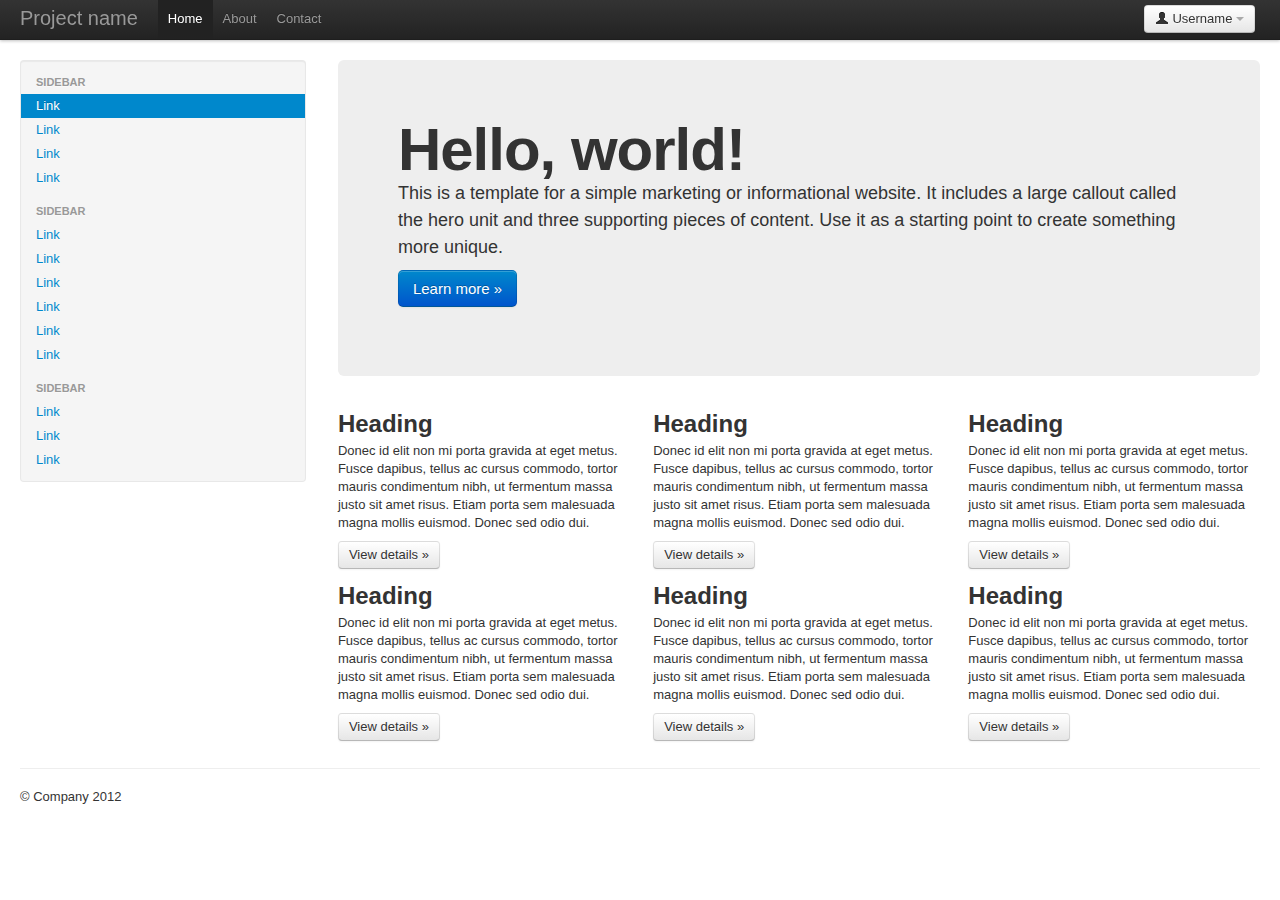
<file: For_programmers/bootstrap/docs/examples/fluid.html>
<!DOCTYPE html>
<html lang="en">
  <head>
    <meta charset="utf-8">
    <title>Bootstrap, from Twitter</title>
    <meta name="viewport" content="width=device-width, initial-scale=1.0">
    <meta name="description" content="">
    <meta name="author" content="">

    <!-- Le styles -->
    <link href="../assets/css/bootstrap.css" rel="stylesheet">
    <style type="text/css">
      body {
        padding-top: 60px;
        padding-bottom: 40px;
      }
      .sidebar-nav {
        padding: 9px 0;
      }
    </style>
    <link href="../assets/css/bootstrap-responsive.css" rel="stylesheet">

    <!-- Le HTML5 shim, for IE6-8 support of HTML5 elements -->
    <!--[if lt IE 9]>
      <script src="http://html5shim.googlecode.com/svn/trunk/html5.js"></script>
    <![endif]-->

    <!-- Le fav and touch icons -->
    <link rel="shortcut icon" href="../assets/ico/favicon.ico">
    <link rel="apple-touch-icon-precomposed" sizes="144x144" href="../assets/ico/apple-touch-icon-144-precomposed.png">
    <link rel="apple-touch-icon-precomposed" sizes="114x114" href="../assets/ico/apple-touch-icon-114-precomposed.png">
    <link rel="apple-touch-icon-precomposed" sizes="72x72" href="../assets/ico/apple-touch-icon-72-precomposed.png">
    <link rel="apple-touch-icon-precomposed" href="../assets/ico/apple-touch-icon-57-precomposed.png">
  </head>

  <body>

    <div class="navbar navbar-fixed-top">
      <div class="navbar-inner">
        <div class="container-fluid">
          <a class="btn btn-navbar" data-toggle="collapse" data-target=".nav-collapse">
            <span class="icon-bar"></span>
            <span class="icon-bar"></span>
            <span class="icon-bar"></span>
          </a>
          <a class="brand" href="#">Project name</a>
          <div class="btn-group pull-right">
            <a class="btn dropdown-toggle" data-toggle="dropdown" href="#">
              <i class="icon-user"></i> Username
              <span class="caret"></span>
            </a>
            <ul class="dropdown-menu">
              <li><a href="#">Profile</a></li>
              <li class="divider"></li>
              <li><a href="#">Sign Out</a></li>
            </ul>
          </div>
          <div class="nav-collapse">
            <ul class="nav">
              <li class="active"><a href="#">Home</a></li>
              <li><a href="#about">About</a></li>
              <li><a href="#contact">Contact</a></li>
            </ul>
          </div><!--/.nav-collapse -->
        </div>
      </div>
    </div>

    <div class="container-fluid">
      <div class="row-fluid">
        <div class="span3">
          <div class="well sidebar-nav">
            <ul class="nav nav-list">
              <li class="nav-header">Sidebar</li>
              <li class="active"><a href="#">Link</a></li>
              <li><a href="#">Link</a></li>
              <li><a href="#">Link</a></li>
              <li><a href="#">Link</a></li>
              <li class="nav-header">Sidebar</li>
              <li><a href="#">Link</a></li>
              <li><a href="#">Link</a></li>
              <li><a href="#">Link</a></li>
              <li><a href="#">Link</a></li>
              <li><a href="#">Link</a></li>
              <li><a href="#">Link</a></li>
              <li class="nav-header">Sidebar</li>
              <li><a href="#">Link</a></li>
              <li><a href="#">Link</a></li>
              <li><a href="#">Link</a></li>
            </ul>
          </div><!--/.well -->
        </div><!--/span-->
        <div class="span9">
          <div class="hero-unit">
            <h1>Hello, world!</h1>
            <p>This is a template for a simple marketing or informational website. It includes a large callout called the hero unit and three supporting pieces of content. Use it as a starting point to create something more unique.</p>
            <p><a class="btn btn-primary btn-large">Learn more &raquo;</a></p>
          </div>
          <div class="row-fluid">
            <div class="span4">
              <h2>Heading</h2>
              <p>Donec id elit non mi porta gravida at eget metus. Fusce dapibus, tellus ac cursus commodo, tortor mauris condimentum nibh, ut fermentum massa justo sit amet risus. Etiam porta sem malesuada magna mollis euismod. Donec sed odio dui. </p>
              <p><a class="btn" href="#">View details &raquo;</a></p>
            </div><!--/span-->
            <div class="span4">
              <h2>Heading</h2>
              <p>Donec id elit non mi porta gravida at eget metus. Fusce dapibus, tellus ac cursus commodo, tortor mauris condimentum nibh, ut fermentum massa justo sit amet risus. Etiam porta sem malesuada magna mollis euismod. Donec sed odio dui. </p>
              <p><a class="btn" href="#">View details &raquo;</a></p>
            </div><!--/span-->
            <div class="span4">
              <h2>Heading</h2>
              <p>Donec id elit non mi porta gravida at eget metus. Fusce dapibus, tellus ac cursus commodo, tortor mauris condimentum nibh, ut fermentum massa justo sit amet risus. Etiam porta sem malesuada magna mollis euismod. Donec sed odio dui. </p>
              <p><a class="btn" href="#">View details &raquo;</a></p>
            </div><!--/span-->
          </div><!--/row-->
          <div class="row-fluid">
            <div class="span4">
              <h2>Heading</h2>
              <p>Donec id elit non mi porta gravida at eget metus. Fusce dapibus, tellus ac cursus commodo, tortor mauris condimentum nibh, ut fermentum massa justo sit amet risus. Etiam porta sem malesuada magna mollis euismod. Donec sed odio dui. </p>
              <p><a class="btn" href="#">View details &raquo;</a></p>
            </div><!--/span-->
            <div class="span4">
              <h2>Heading</h2>
              <p>Donec id elit non mi porta gravida at eget metus. Fusce dapibus, tellus ac cursus commodo, tortor mauris condimentum nibh, ut fermentum massa justo sit amet risus. Etiam porta sem malesuada magna mollis euismod. Donec sed odio dui. </p>
              <p><a class="btn" href="#">View details &raquo;</a></p>
            </div><!--/span-->
            <div class="span4">
              <h2>Heading</h2>
              <p>Donec id elit non mi porta gravida at eget metus. Fusce dapibus, tellus ac cursus commodo, tortor mauris condimentum nibh, ut fermentum massa justo sit amet risus. Etiam porta sem malesuada magna mollis euismod. Donec sed odio dui. </p>
              <p><a class="btn" href="#">View details &raquo;</a></p>
            </div><!--/span-->
          </div><!--/row-->
        </div><!--/span-->
      </div><!--/row-->

      <hr>

      <footer>
        <p>&copy; Company 2012</p>
      </footer>

    </div><!--/.fluid-container-->

    <!-- Le javascript
    ================================================== -->
    <!-- Placed at the end of the document so the pages load faster -->
    <script src="../assets/js/jquery.js"></script>
    <script src="../assets/js/bootstrap-transition.js"></script>
    <script src="../assets/js/bootstrap-alert.js"></script>
    <script src="../assets/js/bootstrap-modal.js"></script>
    <script src="../assets/js/bootstrap-dropdown.js"></script>
    <script src="../assets/js/bootstrap-scrollspy.js"></script>
    <script src="../assets/js/bootstrap-tab.js"></script>
    <script src="../assets/js/bootstrap-tooltip.js"></script>
    <script src="../assets/js/bootstrap-popover.js"></script>
    <script src="../assets/js/bootstrap-button.js"></script>
    <script src="../assets/js/bootstrap-collapse.js"></script>
    <script src="../assets/js/bootstrap-carousel.js"></script>
    <script src="../assets/js/bootstrap-typeahead.js"></script>

  </body>
</html>
</file>
<file: For_programmers/bootstrap/docs/assets/js/google-code-prettify/prettify.css>
.com { color: #93a1a1; }
.lit { color: #195f91; }
.pun, .opn, .clo { color: #93a1a1; }
.fun { color: #dc322f; }
.str, .atv { color: #D14; }
.kwd, .linenums .tag { color: #1e347b; }
.typ, .atn, .dec, .var { color: teal; }
.pln { color: #48484c; }

.prettyprint {
  padding: 8px;
  background-color: #f7f7f9;
  border: 1px solid #e1e1e8;
}
.prettyprint.linenums {
  -webkit-box-shadow: inset 40px 0 0 #fbfbfc, inset 41px 0 0 #ececf0;
     -moz-box-shadow: inset 40px 0 0 #fbfbfc, inset 41px 0 0 #ececf0;
          box-shadow: inset 40px 0 0 #fbfbfc, inset 41px 0 0 #ececf0;
}

/* Specify class=linenums on a pre to get line numbering */
ol.linenums {
  margin: 0 0 0 33px; /* IE indents via margin-left */
} 
ol.linenums li {
  padding-left: 12px;
  color: #bebec5;
  line-height: 18px;
  text-shadow: 0 1px 0 #fff;
}
</file>
<file: For_programmers/bootstrap/docs/assets/css/docs.css>
/* Add additional stylesheets below
-------------------------------------------------- */
/*
  Bootstrap's documentation styles
  Special styles for presenting Bootstrap's documentation and examples
*/


/* Body and structure
-------------------------------------------------- */
body {
  position: relative;
  padding-top: 90px;
  background-color: #fff;
  background-image: url(../img/grid-18px-masked.png);
  background-repeat: repeat-x;
  background-position: 0 40px;
}


/* Tweak navbar brand link to be super sleek
-------------------------------------------------- */
.navbar-fixed-top .brand {
  padding-right: 0;
  padding-left: 0;
  margin-left: 20px;
  float: right;
  font-weight: bold;
  color: #000;
  text-shadow: 0 1px 0 rgba(255,255,255,.1), 0 0 30px rgba(255,255,255,.125);
  -webkit-transition: all .2s linear;
     -moz-transition: all .2s linear;
          transition: all .2s linear;
}
.navbar-fixed-top .brand:hover {
  text-decoration: none;
}


/* Space out sub-sections more
-------------------------------------------------- */
section {
  padding-top: 60px;
}

/* Faded out hr */
hr.soften {
  height: 1px;
  margin: 54px 0;
  background-image: -webkit-linear-gradient(left, rgba(0,0,0,0), rgba(0,0,0,.1), rgba(0,0,0,0));
  background-image:    -moz-linear-gradient(left, rgba(0,0,0,0), rgba(0,0,0,.1), rgba(0,0,0,0));
  background-image:     -ms-linear-gradient(left, rgba(0,0,0,0), rgba(0,0,0,.1), rgba(0,0,0,0));
  background-image:      -o-linear-gradient(left, rgba(0,0,0,0), rgba(0,0,0,.1), rgba(0,0,0,0));
  border: 0;
}


/* Jumbotrons
-------------------------------------------------- */
.jumbotron {
  position: relative;
}
.jumbotron h1 {
  margin-bottom: 9px;
  font-size: 81px;
  font-weight: bold;
  letter-spacing: -1px;
  line-height: 1;
}
.jumbotron p {
  margin-bottom: 18px;
  font-weight: 300;
}
.jumbotron .btn-large {
  font-size: 20px;
  font-weight: normal;
  padding: 14px 24px;
  margin-right: 10px;
  -webkit-border-radius: 6px;
     -moz-border-radius: 6px;
          border-radius: 6px;
}
.jumbotron .btn-large small {
  font-size: 14px;
}

/* Masthead (docs home) */
.masthead {
  padding-top: 36px;
  margin-bottom: 72px;
}
.masthead h1,
.masthead p {
  text-align: center;
}
.masthead h1 {
  margin-bottom: 18px;
}
.masthead p {
  margin-left: 5%;
  margin-right: 5%;
  font-size: 30px;
  line-height: 36px;
}


/* Specific jumbotrons
------------------------- */
/* supporting docs pages */
.subhead {
  padding-bottom: 0;
  margin-bottom: 9px;
}
.subhead h1 {
  font-size: 54px;
}

/* Subnav */
.subnav {
  width: 100%;
  height: 36px;
  background-color: #eeeeee; /* Old browsers */
  background-repeat: repeat-x; /* Repeat the gradient */
  background-image: -moz-linear-gradient(top, #f5f5f5 0%, #eeeeee 100%); /* FF3.6+ */
  background-image: -webkit-gradient(linear, left top, left bottom, color-stop(0%,#f5f5f5), color-stop(100%,#eeeeee)); /* Chrome,Safari4+ */
  background-image: -webkit-linear-gradient(top, #f5f5f5 0%,#eeeeee 100%); /* Chrome 10+,Safari 5.1+ */
  background-image: -ms-linear-gradient(top, #f5f5f5 0%,#eeeeee 100%); /* IE10+ */
  background-image: -o-linear-gradient(top, #f5f5f5 0%,#eeeeee 100%); /* Opera 11.10+ */
  filter: progid:DXImageTransform.Microsoft.gradient( startColorstr='#f5f5f5', endColorstr='#eeeeee',GradientType=0 ); /* IE6-9 */
  background-image: linear-gradient(top, #f5f5f5 0%,#eeeeee 100%); /* W3C */
  border: 1px solid #e5e5e5;
  -webkit-border-radius: 4px;
     -moz-border-radius: 4px;
          border-radius: 4px;
}
.subnav .nav {
  margin-bottom: 0;
}
.subnav .nav > li > a {
  margin: 0;
  padding-top:    11px;
  padding-bottom: 11px;
  border-left: 1px solid #f5f5f5;
  border-right: 1px solid #e5e5e5;
  -webkit-border-radius: 0;
     -moz-border-radius: 0;
          border-radius: 0;
}
.subnav .nav > .active > a,
.subnav .nav > .active > a:hover {
  padding-left: 13px;
  color: #777;
  background-color: #e9e9e9;
  border-right-color: #ddd;
  border-left: 0;
  -webkit-box-shadow: inset 0 3px 5px rgba(0,0,0,.05);
     -moz-box-shadow: inset 0 3px 5px rgba(0,0,0,.05);
          box-shadow: inset 0 3px 5px rgba(0,0,0,.05);
}
.subnav .nav > .active > a .caret,
.subnav .nav > .active > a:hover .caret {
  border-top-color: #777;
}
.subnav .nav > li:first-child > a,
.subnav .nav > li:first-child > a:hover {
  border-left: 0;
  padding-left: 12px;
  -webkit-border-radius: 4px 0 0 4px;
     -moz-border-radius: 4px 0 0 4px;
          border-radius: 4px 0 0 4px;
}
.subnav .nav > li:last-child > a {
  border-right: 0;
}
.subnav .dropdown-menu {
  -webkit-border-radius: 0 0 4px 4px;
     -moz-border-radius: 0 0 4px 4px;
          border-radius: 0 0 4px 4px;
}

/* Fixed subnav on scroll, but only for 980px and up (sorry IE!) */
@media (min-width: 980px) {
  .subnav-fixed {
    position: fixed;
    top: 40px;
    left: 0;
    right: 0;
    z-index: 1020; /* 10 less than .navbar-fixed to prevent any overlap */
    border-color: #d5d5d5;
    border-width: 0 0 1px; /* drop the border on the fixed edges */
    -webkit-border-radius: 0;
       -moz-border-radius: 0;
            border-radius: 0;
    -webkit-box-shadow: inset 0 1px 0 #fff, 0 1px 5px rgba(0,0,0,.1);
       -moz-box-shadow: inset 0 1px 0 #fff, 0 1px 5px rgba(0,0,0,.1);
            box-shadow: inset 0 1px 0 #fff, 0 1px 5px rgba(0,0,0,.1);
    filter: progid:DXImageTransform.Microsoft.gradient(enabled=false); /* IE6-9 */
  }
  .subnav-fixed .nav {
    width: 938px;
    margin: 0 auto;
    padding: 0 1px;
  }
  .subnav .nav > li:first-child > a,
  .subnav .nav > li:first-child > a:hover {
    -webkit-border-radius: 0;
       -moz-border-radius: 0;
            border-radius: 0;
  }
}


/* Quick links
-------------------------------------------------- */
.bs-links {
  margin: 36px 0;
}
.quick-links {
  min-height: 30px;
  margin: 0;
  padding: 5px 20px;
  list-style: none;
  text-align: center;
  overflow: hidden;
}
.quick-links:first-child {
  min-height: 0;
}
.quick-links li {
  display: inline;
  margin: 0 8px;
  color: #999;
}
.quick-links .github-btn,
.quick-links .tweet-btn,
.quick-links .follow-btn {
  position: relative;
  top: 5px;
}


/* Marketing section of Overview
-------------------------------------------------- */
.marketing .row {
  margin-bottom: 9px;
}
.marketing h1 {
  margin: 36px 0 27px;
  font-size: 40px;
  font-weight: 300;
  text-align: center;
}
.marketing h2,
.marketing h3 {
  font-weight: 300;
}
.marketing h2 {
  font-size: 22px;
}
.marketing p {
  margin-right: 10px;
}
.marketing .bs-icon {
  float: left;
  margin: 7px 10px 0 0;
  opacity: .8;
}
.marketing .small-bs-icon {
  float: left;
  margin: 4px 5px 0 0;
}



/* Footer
-------------------------------------------------- */
.footer {
  margin-top: 45px;
  padding: 35px 0 36px;
  border-top: 1px solid #e5e5e5;
}
.footer p {
  margin-bottom: 0;
  color: #555;
}



/* Special grid styles
-------------------------------------------------- */
.show-grid {
  margin-top: 10px;
  margin-bottom: 20px;
}
.show-grid [class*="span"] {
  background-color: #eee;
  text-align: center;
  -webkit-border-radius: 3px;
     -moz-border-radius: 3px;
          border-radius: 3px;
  min-height: 30px;
  line-height: 30px;
}
.show-grid:hover [class*="span"] {
  background: #ddd;
}
.show-grid .show-grid {
  margin-top: 0;
  margin-bottom: 0;
}
.show-grid .show-grid [class*="span"] {
  background-color: #ccc;
}


/* Render mini layout previews
-------------------------------------------------- */
.mini-layout {
  border: 1px solid #ddd;
  -webkit-border-radius: 6px;
     -moz-border-radius: 6px;
          border-radius: 6px;
  -webkit-box-shadow: 0 1px 2px rgba(0,0,0,.075);
     -moz-box-shadow: 0 1px 2px rgba(0,0,0,.075);
          box-shadow: 0 1px 2px rgba(0,0,0,.075);
}
.mini-layout {
  height: 240px;
  margin-bottom: 20px;
  padding: 9px;
}
.mini-layout div {
  -webkit-border-radius: 3px;
     -moz-border-radius: 3px;
          border-radius: 3px;
}
.mini-layout .mini-layout-body {
  background-color: #dceaf4;
  margin: 0 auto;
  width: 70%;
  height: 240px;
}
.mini-layout.fluid .mini-layout-sidebar,
.mini-layout.fluid .mini-layout-header,
.mini-layout.fluid .mini-layout-body {
  float: left;
}
.mini-layout.fluid .mini-layout-sidebar {
  background-color: #bbd8e9;
  width: 20%;
  height: 240px;
}
.mini-layout.fluid .mini-layout-body {
  width: 77.5%;
  margin-left: 2.5%;
}


/* Popover docs
-------------------------------------------------- */
.popover-well {
  min-height: 160px;
}
.popover-well .popover {
  display: block;
}
.popover-well .popover-wrapper {
  width: 50%;
  height: 160px;
  float: left;
  margin-left: 55px;
  position: relative;
}
.popover-well .popover-menu-wrapper {
  height: 80px;
}
.large-bird {
  margin: 5px 0 0 310px;
  opacity: .1;
}


/* Download page
-------------------------------------------------- */
.download .page-header {
  margin-top: 36px;
}
.page-header .toggle-all {
  margin-top: 5px;
}

/* Space out h3s when following a section */
.download h3 {
  margin-bottom: 5px;
}
.download-builder input + h3,
.download-builder .checkbox + h3 {
  margin-top: 9px;
}

/* Fields for variables */
.download-builder input[type=text] {
  margin-bottom: 9px;
  font-family: Menlo, Monaco, "Courier New", monospace;
  font-size: 12px;
  color: #d14;
}
.download-builder input[type=text]:focus {
  background-color: #fff;
}

/* Custom, larger checkbox labels */
.download .checkbox {
  padding: 6px 10px 6px 25px;
  color: #555;
  background-color: #f9f9f9;
  -webkit-border-radius: 3px;
     -moz-border-radius: 3px;
          border-radius: 3px;
  cursor: pointer;
}
.download .checkbox:hover {
  color: #333;
  background-color: #f5f5f5;
}
.download .checkbox small {
  font-size: 12px;
  color: #777;
}

/* Variables section */
#variables label {
  margin-bottom: 0;
}

/* Giant download button */
.download-btn {
  margin: 36px 0 108px;
}
#download p,
#download h4 {
  max-width: 50%;
  margin: 0 auto;
  color: #999;
  text-align: center;
}
#download h4 {
  margin-bottom: 0;
}
#download p {
  margin-bottom: 18px;
}
.download-btn .btn {
  display: block;
  width: auto;
  padding: 19px 24px;
  margin-bottom: 27px;
  font-size: 30px;
  line-height: 1;
  text-align: center;
  -webkit-border-radius: 6px;
     -moz-border-radius: 6px;
          border-radius: 6px;
}



/* Color swatches on LESS docs page
-------------------------------------------------- */
/* Sets the width of the td */
.swatch-col {
  width: 30px;
}
/* Le swatch */
.swatch {
  display: inline-block;
  width: 30px;
  height: 20px;
  margin: -6px 0;
  -webkit-border-radius: 3px;
     -moz-border-radius: 3px;
          border-radius: 3px;
}
/* For white swatches, give a border */
.swatch-bordered {
  width: 28px;
  height: 18px;
  border: 1px solid #eee;
}


/* Misc
-------------------------------------------------- */

/* Make tables spaced out a bit more */
h2 + table,
h3 + table,
h4 + table,
h2 + .row {
  margin-top: 5px;
}

/* Example sites showcase */
.example-sites img {
  max-width: 100%;
  margin: 0 auto;
}
.marketing-byline {
  margin: -18px 0 27px;
  font-size: 18px;
  font-weight: 300;
  line-height: 24px;
  color: #999;
  text-align: center;
}

.scrollspy-example {
  height: 200px;
  overflow: auto;
  position: relative;
}

/* Remove bottom margin on example forms in wells */
form.well {
  padding: 14px;
}

/* Tighten up spacing */
.well hr {
  margin: 18px 0;
}

/* Fake the :focus state to demo it */
.focused {
  border-color: rgba(82,168,236,.8);
  -webkit-box-shadow: inset 0 1px 3px rgba(0,0,0,.1), 0 0 8px rgba(82,168,236,.6);
     -moz-box-shadow: inset 0 1px 3px rgba(0,0,0,.1), 0 0 8px rgba(82,168,236,.6);
          box-shadow: inset 0 1px 3px rgba(0,0,0,.1), 0 0 8px rgba(82,168,236,.6);
  outline: 0;
}

/* For input sizes, make them display block */
.docs-input-sizes select,
.docs-input-sizes input[type=text] {
  display: block;
  margin-bottom: 9px;
}

/* Icons
------------------------- */
.the-icons {
  margin-left: 0;
  list-style: none;
}
.the-icons i:hover {
  background-color: rgba(255,0,0,.25);
}

/* Eaxmples page
------------------------- */
.bootstrap-examples .thumbnail {
  margin-bottom: 9px;
  background-color: #fff;
}

/* Responsive table
------------------------- */
.responsive-utilities th small {
  display: block;
  font-weight: normal;
  color: #999;
}
.responsive-utilities tbody th {
  font-weight: normal;
}
.responsive-utilities td {
  text-align: center;
}
.responsive-utilities td.is-visible {
  color: #468847;
  background-color: #dff0d8 !important;
}
.responsive-utilities td.is-hidden {
  color: #ccc;
  background-color: #f9f9f9 !important;
}

/* Responsive tests
------------------------- */
.responsive-utilities-test {
  margin-top: 5px;
  margin-left: 0;
  list-style: none;
  overflow: hidden; /* clear floats */
}
.responsive-utilities-test li {
  position: relative;
  float: left;
  width: 25%;
  height: 43px;
  font-size: 14px;
  font-weight: bold;
  line-height: 43px;
  color: #999;
  text-align: center;
  border: 1px solid #ddd;
  -webkit-border-radius: 4px;
     -moz-border-radius: 4px;
          border-radius: 4px;
}
.responsive-utilities-test li + li {
  margin-left: 10px;
}
.responsive-utilities-test span {
  position: absolute;
  top:    -1px;
  left:   -1px;
  right:  -1px;
  bottom: -1px;
  -webkit-border-radius: 4px;
     -moz-border-radius: 4px;
          border-radius: 4px;
}
.responsive-utilities-test span {
  color: #468847;
  background-color: #dff0d8;
  border: 1px solid #d6e9c6;
}


/* Responsive Docs
-------------------------------------------------- */
@media (max-width: 480px) {

  /* Reduce padding above jumbotron */
  body {
    padding-top: 70px;
  }

  /* Change up some type stuff */
  h2 {
    margin-top: 27px;
  }
  h2 small {
    display: block;
    line-height: 18px;
  }
  h3 {
    margin-top: 18px;
  }

  /* icons */
  .marketing .bs-icon {
    margin: 0;
  }

  /* Adjust the jumbotron */
  .jumbotron h1,
  .jumbotron p {
    text-align: center;
    margin-right: 0;
  }
  .jumbotron h1 {
    font-size: 45px;
    margin-right: 0;
  }
  .jumbotron p {
    margin-right: 0;
    margin-left: 0;
    font-size: 18px;
    line-height: 24px;
  }
  .jumbotron .btn {
    display: block;
    font-size: 18px;
    padding: 10px 14px;
    margin: 0 auto 10px;
  }
  /* Masthead (home page jumbotron) */
  .masthead {
    padding-top: 0;
  }

  /* Don't space out quick links so much */
  .quick-links {
    margin: 40px 0 0;
  }
  /* hide the bullets on mobile since our horizontal space is limited */
  .quick-links .divider {
    display: none;
  }

  /* center example sites */
  .example-sites {
    margin-left: 0;
  }
  .example-sites > li {
    float: none;
    display: block;
    max-width: 280px;
    margin: 0 auto 18px;
    text-align: center;
  }
  .example-sites .thumbnail > img {
    max-width: 270px;
  }

  table code {
    white-space: normal;
    word-wrap: break-word;
    word-break: break-all;
  }

  /* Modal example */
  .modal-example .modal {
    position: relative;
    top: auto;
    right: auto;
    bottom: auto;
    left: auto;
  }

}


@media (max-width: 768px) {

  /* Remove any padding from the body */
  body {
    padding-top: 0;
  }

  /* Jumbotron buttons */
  .jumbotron .btn {
    margin-bottom: 10px;
  }

  /* Subnav */
  .subnav {
    position: static;
    top: auto;
    z-index: auto;
    width: auto;
    height: auto;
    background: #fff; /* whole background property since we use a background-image for gradient */
    -webkit-box-shadow: none;
       -moz-box-shadow: none;
            box-shadow: none;
  }
  .subnav .nav > li {
    float: none;
  }
  .subnav .nav > li > a {
    border: 0;
  }
  .subnav .nav > li + li > a {
    border-top: 1px solid #e5e5e5;
  }
  .subnav .nav > li:first-child > a,
  .subnav .nav > li:first-child > a:hover {
      -webkit-border-radius: 4px 4px 0 0;
         -moz-border-radius: 4px 4px 0 0;
              border-radius: 4px 4px 0 0;
  }

  /* Popovers */
  .large-bird {
    display: none;
  }
  .popover-well .popover-wrapper {
    margin-left: 0;
  }

  /* Space out the show-grid examples */
  .show-grid [class*="span"] {
    margin-bottom: 5px;
  }

  /* Unfloat the back to top link in footer */
  .footer .pull-right {
    float: none;
  }
  .footer p {
    margin-bottom: 9px;
  }

}


@media (min-width: 480px) and (max-width: 768px) {

  /* Scale down the jumbotron content */
  .jumbotron h1 {
    font-size: 54px;
  }
  .jumbotron p {
    margin-right: 0;
    margin-left: 0;
  }

}


@media (min-width: 768px) and (max-width: 980px) {

  /* Remove any padding from the body */
  body {
    padding-top: 0;
  }

  /* Scale down the jumbotron content */
  .jumbotron h1 {
    font-size: 72px;
  }

}


@media (max-width: 980px) {

  /* Unfloat brand */
  .navbar-fixed-top .brand {
    float: left;
    margin-left: 0;
    padding-left: 10px;
    padding-right: 10px;
  }

  /* Inline-block quick links for more spacing */
  .quick-links li {
    display: inline-block;
    margin: 5px;
  }

}


/* LARGE DESKTOP SCREENS */
@media (min-width: 1210px) {

  /* Update subnav container */
  .subnav-fixed .nav {
    width: 1168px; /* 2px less to account for left/right borders being removed when in fixed mode */
  }

}
</file>
<file: For_programmers/bootstrap/js/tests/vendor/qunit.css>
/**
 * QUnit - A JavaScript Unit Testing Framework
 *
 * http://docs.jquery.com/QUnit
 *
 * Copyright (c) 2012 John Resig, Jörn Zaefferer
 * Dual licensed under the MIT (MIT-LICENSE.txt)
 * or GPL (GPL-LICENSE.txt) licenses.
 */

/** Font Family and Sizes */

#qunit-tests, #qunit-header, #qunit-banner, #qunit-testrunner-toolbar, #qunit-userAgent, #qunit-testresult {
	font-family: "Helvetica Neue Light", "HelveticaNeue-Light", "Helvetica Neue", Calibri, Helvetica, Arial, sans-serif;
}

#qunit-testrunner-toolbar, #qunit-userAgent, #qunit-testresult, #qunit-tests li { font-size: small; }
#qunit-tests { font-size: smaller; }


/** Resets */

#qunit-tests, #qunit-tests ol, #qunit-header, #qunit-banner, #qunit-userAgent, #qunit-testresult {
	margin: 0;
	padding: 0;
}


/** Header */

#qunit-header {
	padding: 0.5em 0 0.5em 1em;

	color: #8699a4;
	background-color: #0d3349;

	font-size: 1.5em;
	line-height: 1em;
	font-weight: normal;

	border-radius: 15px 15px 0 0;
	-moz-border-radius: 15px 15px 0 0;
	-webkit-border-top-right-radius: 15px;
	-webkit-border-top-left-radius: 15px;
}

#qunit-header a {
	text-decoration: none;
	color: #c2ccd1;
}

#qunit-header a:hover,
#qunit-header a:focus {
	color: #fff;
}

#qunit-banner {
	height: 5px;
}

#qunit-testrunner-toolbar {
	padding: 0.5em 0 0.5em 2em;
	color: #5E740B;
	background-color: #eee;
}

#qunit-userAgent {
	padding: 0.5em 0 0.5em 2.5em;
	background-color: #2b81af;
	color: #fff;
	text-shadow: rgba(0, 0, 0, 0.5) 2px 2px 1px;
}


/** Tests: Pass/Fail */

#qunit-tests {
	list-style-position: inside;
}

#qunit-tests li {
	padding: 0.4em 0.5em 0.4em 2.5em;
	border-bottom: 1px solid #fff;
	list-style-position: inside;
}

#qunit-tests.hidepass li.pass, #qunit-tests.hidepass li.running  {
	display: none;
}

#qunit-tests li strong {
	cursor: pointer;
}

#qunit-tests li a {
	padding: 0.5em;
	color: #c2ccd1;
	text-decoration: none;
}
#qunit-tests li a:hover,
#qunit-tests li a:focus {
	color: #000;
}

#qunit-tests ol {
	margin-top: 0.5em;
	padding: 0.5em;

	background-color: #fff;

	border-radius: 15px;
	-moz-border-radius: 15px;
	-webkit-border-radius: 15px;

	box-shadow: inset 0px 2px 13px #999;
	-moz-box-shadow: inset 0px 2px 13px #999;
	-webkit-box-shadow: inset 0px 2px 13px #999;
}

#qunit-tests table {
	border-collapse: collapse;
	margin-top: .2em;
}

#qunit-tests th {
	text-align: right;
	vertical-align: top;
	padding: 0 .5em 0 0;
}

#qunit-tests td {
	vertical-align: top;
}

#qunit-tests pre {
	margin: 0;
	white-space: pre-wrap;
	word-wrap: break-word;
}

#qunit-tests del {
	background-color: #e0f2be;
	color: #374e0c;
	text-decoration: none;
}

#qunit-tests ins {
	background-color: #ffcaca;
	color: #500;
	text-decoration: none;
}

/*** Test Counts */

#qunit-tests b.counts                       { color: black; }
#qunit-tests b.passed                       { color: #5E740B; }
#qunit-tests b.failed                       { color: #710909; }

#qunit-tests li li {
	margin: 0.5em;
	padding: 0.4em 0.5em 0.4em 0.5em;
	background-color: #fff;
	border-bottom: none;
	list-style-position: inside;
}

/*** Passing Styles */

#qunit-tests li li.pass {
	color: #5E740B;
	background-color: #fff;
	border-left: 26px solid #C6E746;
}

#qunit-tests .pass                          { color: #528CE0; background-color: #D2E0E6; }
#qunit-tests .pass .test-name               { color: #366097; }

#qunit-tests .pass .test-actual,
#qunit-tests .pass .test-expected           { color: #999999; }

#qunit-banner.qunit-pass                    { background-color: #C6E746; }

/*** Failing Styles */

#qunit-tests li li.fail {
	color: #710909;
	background-color: #fff;
	border-left: 26px solid #EE5757;
	white-space: pre;
}

#qunit-tests > li:last-child {
	border-radius: 0 0 15px 15px;
	-moz-border-radius: 0 0 15px 15px;
	-webkit-border-bottom-right-radius: 15px;
	-webkit-border-bottom-left-radius: 15px;
}

#qunit-tests .fail                          { color: #000000; background-color: #EE5757; }
#qunit-tests .fail .test-name,
#qunit-tests .fail .module-name             { color: #000000; }

#qunit-tests .fail .test-actual             { color: #EE5757; }
#qunit-tests .fail .test-expected           { color: green;   }

#qunit-banner.qunit-fail                    { background-color: #EE5757; }


/** Result */

#qunit-testresult {
	padding: 0.5em 0.5em 0.5em 2.5em;

	color: #2b81af;
	background-color: #D2E0E6;

	border-bottom: 1px solid white;
}

/** Fixture */

#qunit-fixture {
	position: absolute;
	top: -10000px;
	left: -10000px;
}

/** Runoff */

#qunit-fixture {
  display:none;
}
</file>
